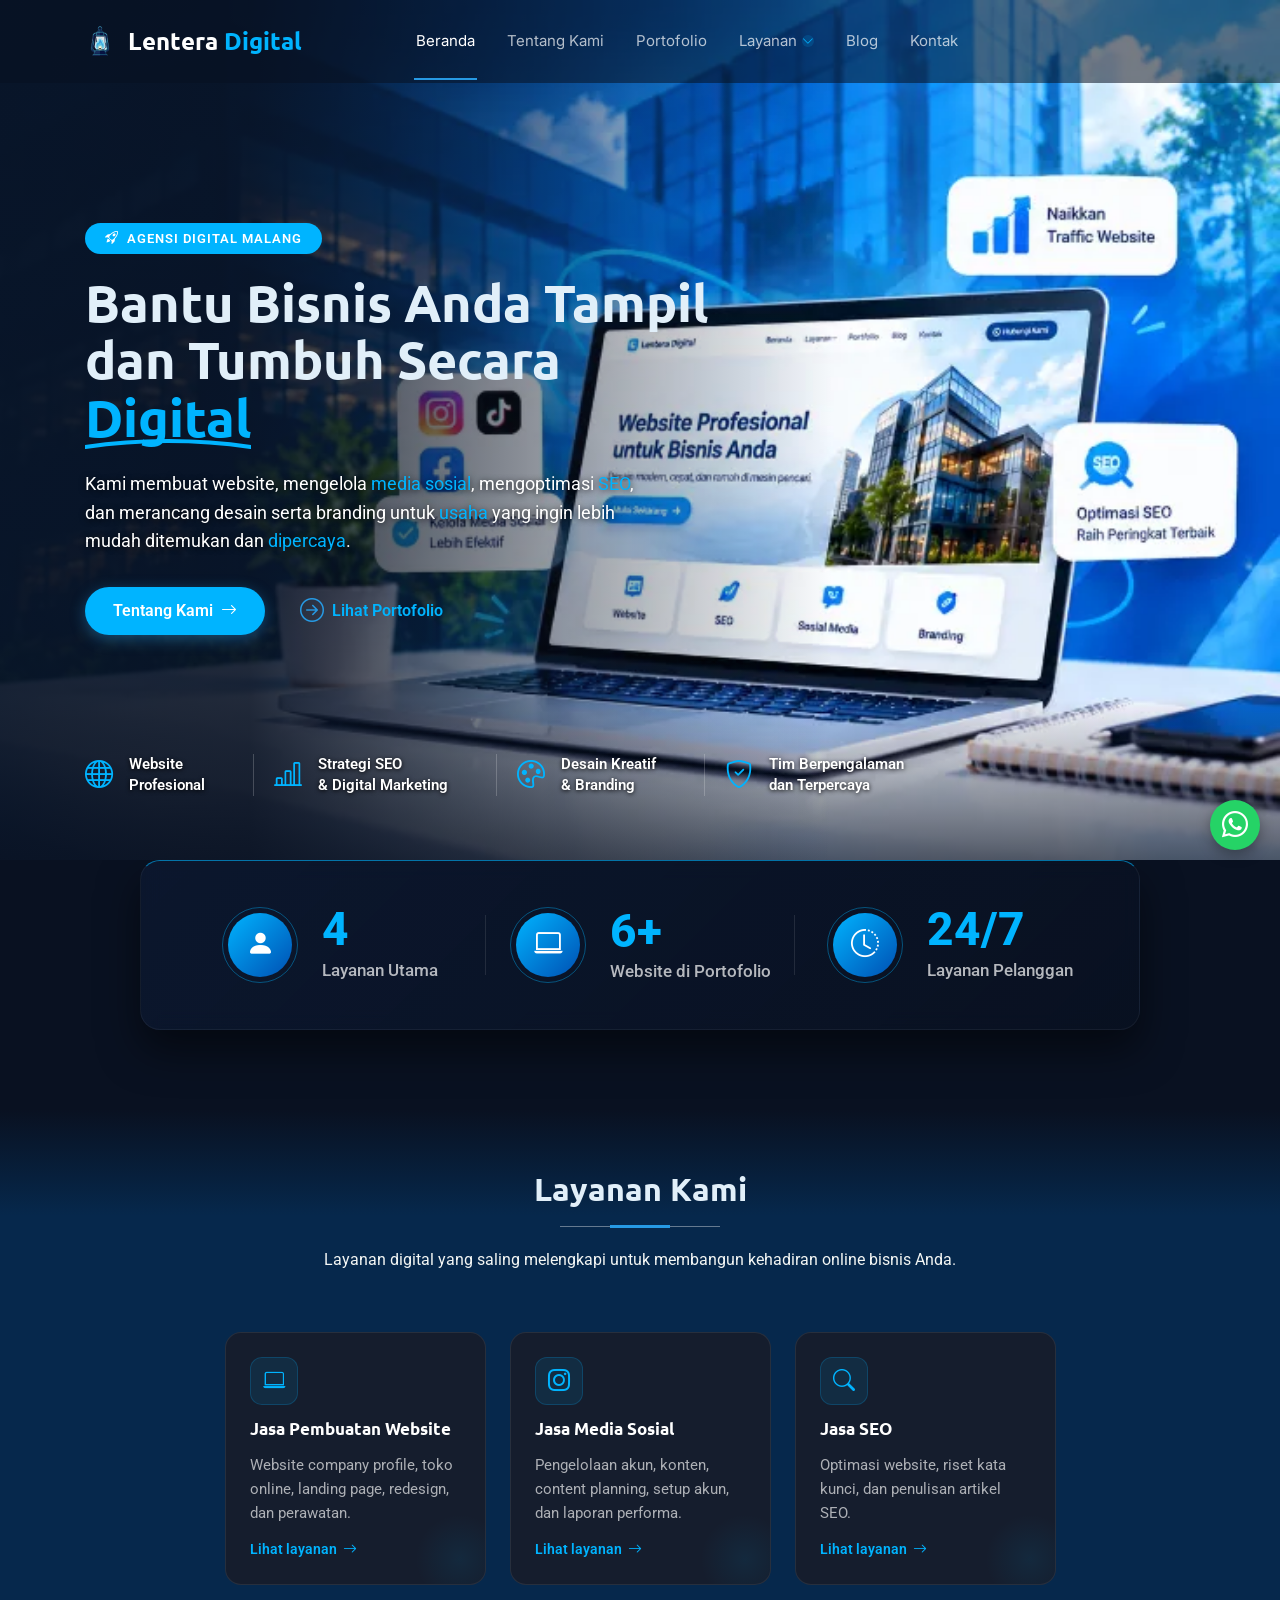
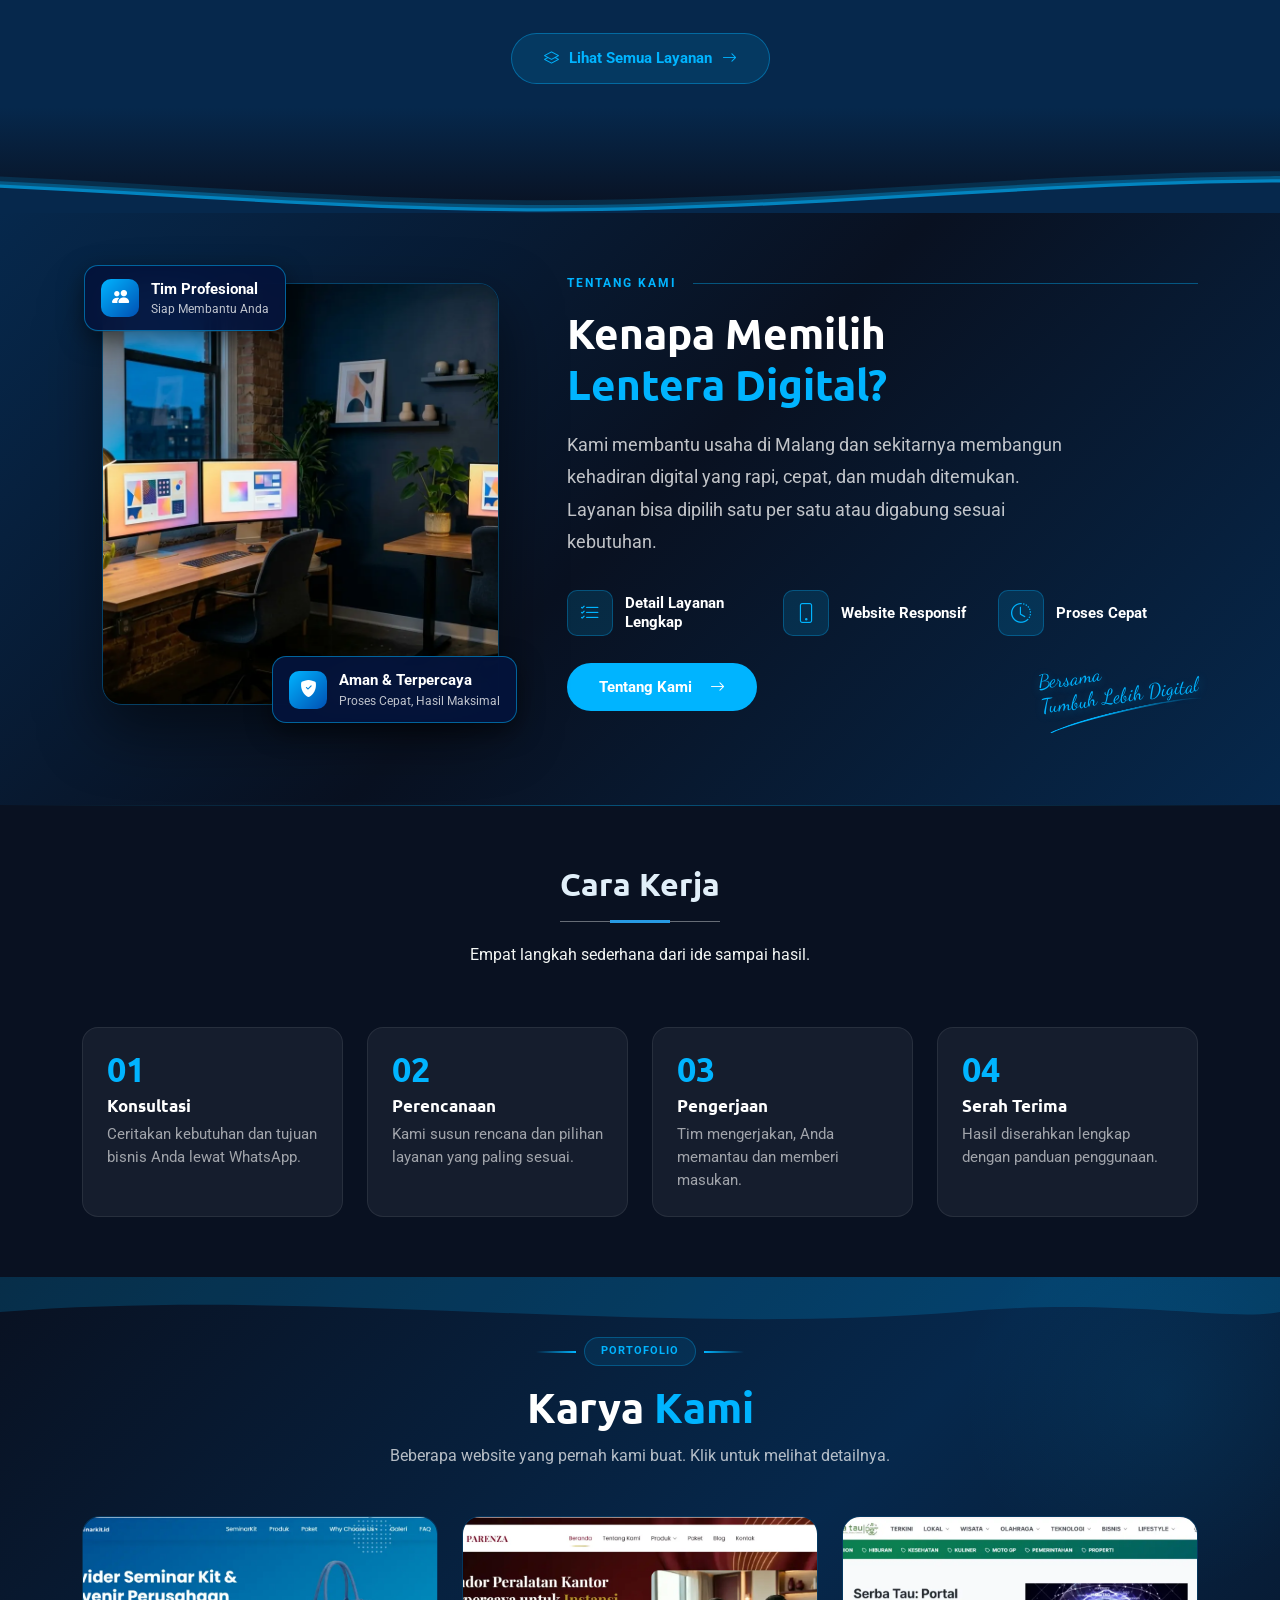
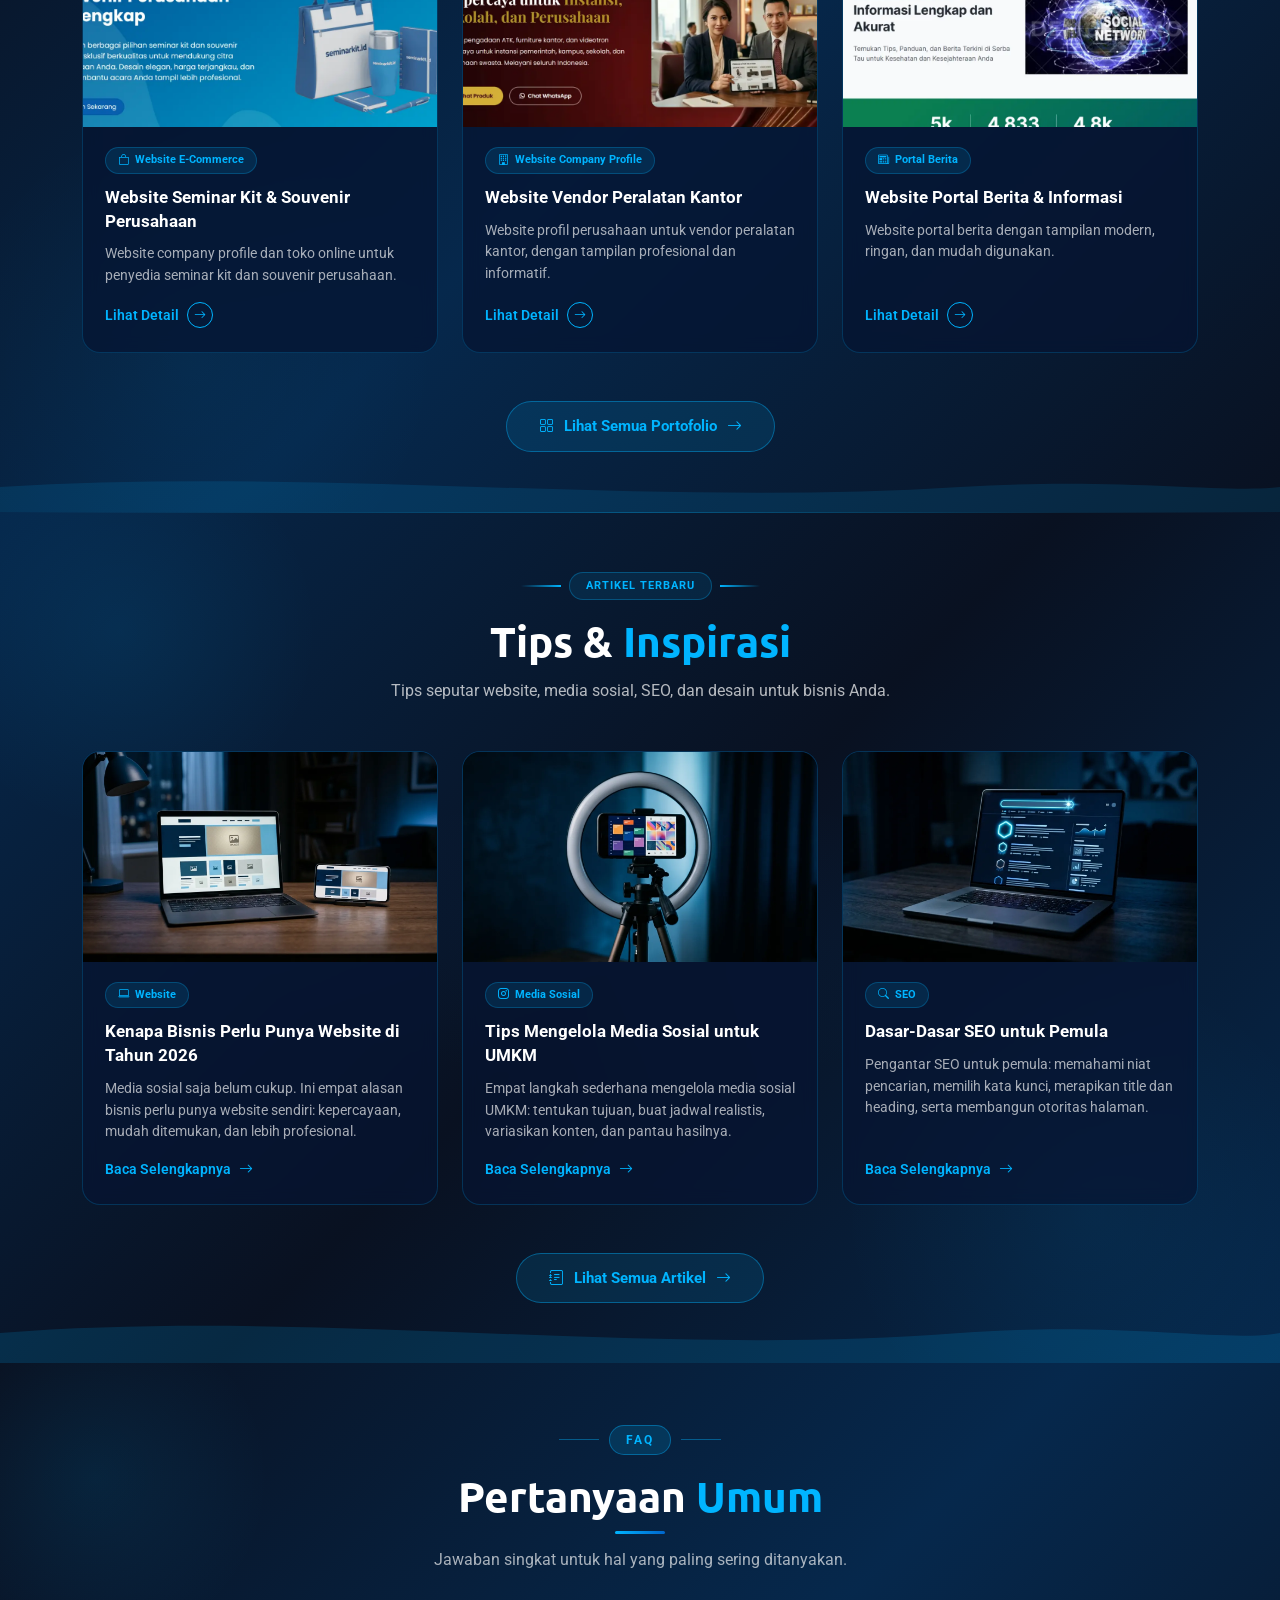
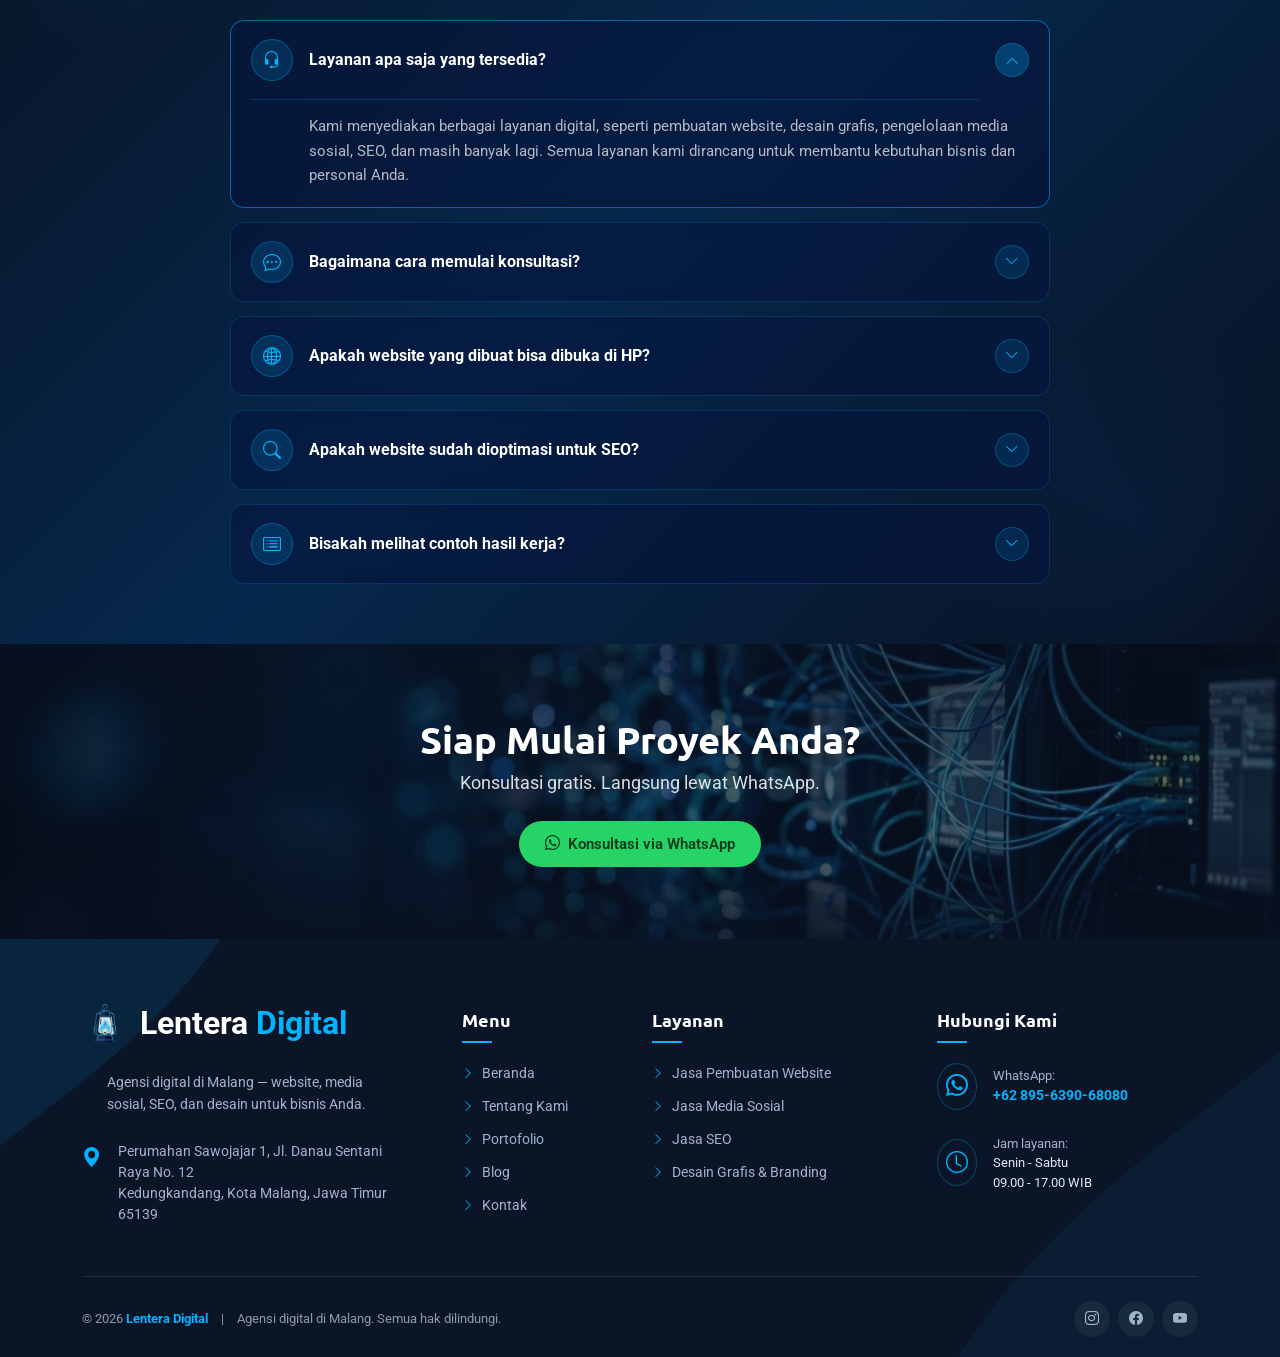
<file: index.html>
﻿<!DOCTYPE html>

<html lang="id">
<head>
<meta charset="utf-8"/>
  <link rel="icon" type="image/png" sizes="32x32" href="assets/img/favicon-32.png">
  <link rel="apple-touch-icon" sizes="180x180" href="assets/img/apple-touch-icon.png">
<meta content="width=device-width, initial-scale=1.0" name="viewport"/>
<title>Lentera Digital | Jasa Website, Media Sosial, SEO di Malang</title>
<meta content="Agensi digital di Malang: jasa pembuatan website, pengelolaan media sosial, SEO, serta desain grafis dan branding. Lihat portofolio dan konsultasi via WhatsApp." name="description"/>
<meta content="agensi digital malang, jasa pembuatan website malang, jasa media sosial, jasa seo, jasa desain grafis, jasa branding, company profile, toko online" name="keywords"/>
<meta content="Lentera Digital" name="author"/>
<meta content="index, follow, max-image-preview:large, max-snippet:-1" name="robots"/>
<meta content="#091121" name="theme-color"/>
<link href="https://www.lenteradigital.id/" rel="canonical"/>
<meta content="ID-JI" name="geo.region"/>
<meta content="Malang" name="geo.placename"/>
<meta content="id_ID" property="og:locale"/>
<meta content="website" property="og:type"/>
<meta content="Lentera Digital" property="og:site_name"/>
<meta content="Lentera Digital | Jasa Website, Media Sosial, SEO di Malang" property="og:title"/>
<meta content="Agensi digital di Malang: jasa pembuatan website, pengelolaan media sosial, SEO, serta desain grafis dan branding. Lihat portofolio dan konsultasi via WhatsApp." property="og:description"/>
<meta content="https://www.lenteradigital.id/" property="og:url"/>
<meta content="https://www.lenteradigital.id/assets/img/og-default.jpg" property="og:image"/>
<meta content="summary_large_image" name="twitter:card"/>
<meta content="Lentera Digital | Jasa Website, Media Sosial, SEO di Malang" name="twitter:title"/>
<meta content="Agensi digital di Malang: jasa pembuatan website, pengelolaan media sosial, SEO, serta desain grafis dan branding. Lihat portofolio dan konsultasi via WhatsApp." name="twitter:description"/>
<meta content="https://www.lenteradigital.id/assets/img/og-default.jpg" name="twitter:image"/>
<link href="https://fonts.googleapis.com" rel="preconnect"/>
<link crossorigin="" href="https://fonts.gstatic.com" rel="preconnect"/>
<link href="https://fonts.googleapis.com/css2?family=Roboto:wght@400;500;700&amp;family=Inter:wght@400;500;600&amp;family=Ubuntu:wght@400;500;700&amp;family=Lora:ital,wght@0,400;0,600;1,400&amp;display=swap" rel="stylesheet"/>
<link href="assets/vendor/bootstrap/css/bootstrap.min.css" rel="stylesheet"/>
<link href="assets/vendor/bootstrap-icons/bootstrap-icons.min.css" rel="stylesheet"/>
<link href="assets/css/main.css" rel="stylesheet"/>
<link href="assets/css/custom.css" rel="stylesheet"/>
<script type="application/ld+json">{"@context": "https://schema.org", "@graph": [{"@type": ["Organization", "ProfessionalService"], "@id": "https://www.lenteradigital.id/#org", "name": "Lentera Digital", "url": "https://www.lenteradigital.id/", "logo": {"@type": "ImageObject", "url": "https://www.lenteradigital.id/assets/img/logo.webp", "width": 512, "height": 512}, "image": "https://www.lenteradigital.id/assets/img/og-default.jpg", "telephone": "+62 895-6390-68080", "priceRange": "$$", "description": "Agensi digital di Malang: jasa pembuatan website, media sosial, SEO, serta desain grafis dan branding.", "address": {"@type": "PostalAddress", "streetAddress": "Perumahan Sawojajar 1, Jl. Danau Sentani Raya No. 12", "addressLocality": "Kota Malang", "addressRegion": "Jawa Timur", "postalCode": "65139", "addressCountry": "ID"}, "areaServed": [{"@type": "City", "name": "Malang"}, {"@type": "Country", "name": "Indonesia"}], "openingHoursSpecification": [{"@type": "OpeningHoursSpecification", "dayOfWeek": ["Monday", "Tuesday", "Wednesday", "Thursday", "Friday", "Saturday"], "opens": "09:00", "closes": "17:00"}], "contactPoint": {"@type": "ContactPoint", "telephone": "+62 895-6390-68080", "contactType": "customer service", "availableLanguage": "Indonesian"}}, {"@type": "WebSite", "@id": "https://www.lenteradigital.id/#website", "url": "https://www.lenteradigital.id/", "name": "Lentera Digital", "inLanguage": "id-ID", "publisher": {"@id": "https://www.lenteradigital.id/#org"}}, {"@type": "WebPage", "@id": "https://www.lenteradigital.id/#webpage", "url": "https://www.lenteradigital.id/", "name": "Lentera Digital | Jasa Website, Media Sosial, SEO di Malang", "isPartOf": {"@id": "https://www.lenteradigital.id/#website"}, "about": {"@id": "https://www.lenteradigital.id/#org"}, "inLanguage": "id-ID"}, {"@type": "FAQPage", "mainEntity": [{"@type": "Question", "name": "Layanan apa saja yang tersedia?", "acceptedAnswer": {"@type": "Answer", "text": "Kami melayani pembuatan website, pengelolaan media sosial, SEO, serta desain grafis dan branding. Setiap layanan terdiri dari beberapa jenis yang bisa dipilih sesuai kebutuhan."}}, {"@type": "Question", "name": "Bagaimana cara memulai konsultasi?", "acceptedAnswer": {"@type": "Answer", "text": "Klik tombol WhatsApp di halaman layanan yang Anda minati. Pesan akan terisi otomatis dengan nama layanan yang dipilih, tinggal Anda kirim."}}, {"@type": "Question", "name": "Apakah website yang dibuat bisa dibuka di HP?", "acceptedAnswer": {"@type": "Answer", "text": "Ya. Semua website dirancang responsif sehingga tampil rapi di HP, tablet, dan komputer."}}, {"@type": "Question", "name": "Apakah website sudah dioptimasi untuk SEO?", "acceptedAnswer": {"@type": "Answer", "text": "Ya, SEO dasar sudah diterapkan: struktur heading, meta description, kecepatan muat, sitemap, robots.txt, dan schema."}}, {"@type": "Question", "name": "Bisakah melihat contoh hasil kerja?", "acceptedAnswer": {"@type": "Answer", "text": "Bisa. Halaman Portofolio menampilkan contoh website yang pernah dibuat, dan tiap contoh punya tombol menuju website aslinya."}}]}, {"@type": "ItemList", "name": "Layanan Lentera Digital", "itemListElement": [{"@type": "ListItem", "position": 1, "name": "Jasa Pembuatan Website", "url": "https://www.lenteradigital.id/layanan/website.html"}, {"@type": "ListItem", "position": 2, "name": "Jasa Media Sosial", "url": "https://www.lenteradigital.id/layanan/media-sosial.html"}, {"@type": "ListItem", "position": 3, "name": "Jasa SEO", "url": "https://www.lenteradigital.id/layanan/seo.html"}, {"@type": "ListItem", "position": 4, "name": "Desain Grafis & Branding", "url": "https://www.lenteradigital.id/layanan/desain-grafis.html"}]}]}</script>
<meta content="1200" property="og:image:width"/>
<meta content="630" property="og:image:height"/>
<meta content="Ilustrasi ruang kerja agensi digital" property="og:image:alt"/>
</head>
<body class="index-page" data-wa="62895639068080">
<header class="header d-flex align-items-center fixed-top" id="header">
<div class="container position-relative d-flex align-items-center">
<a aria-label="Lentera Digital - Beranda" class="logo d-flex align-items-center" href="index.html">
<img src="assets/img/logo.webp" alt="Lentera Digital">
<span class="sitename">Lentera <span class="accent">Digital</span></span>
</a>
<nav aria-label="Menu utama" class="navmenu mx-auto" id="navmenu">
<ul>
<li><a class="active" href="index.html">Beranda</a></li>
<li><a href="tentang-kami.html">Tentang Kami</a></li>
<li><a href="portofolio.html">Portofolio</a></li>
<li class="dropdown"><a href="layanan.html"><span>Layanan</span> <i class="bi bi-chevron-down toggle-dropdown"></i></a><ul><li><a href="layanan/website.html">Jasa Pembuatan Website</a></li><li><a href="layanan/media-sosial.html">Jasa Media Sosial</a></li><li><a href="layanan/seo.html">Jasa SEO</a></li><li><a href="layanan/desain-grafis.html">Desain Grafis &amp; Branding</a></li></ul></li>
<li><a href="blog.html">Blog</a></li>
<li><a href="kontak.html">Kontak</a></li>
</ul>
<i aria-expanded="false" aria-label="Buka menu" class="mobile-nav-toggle d-xl-none bi bi-list" role="button"></i>
</nav>
</div>
</header>
<main class="main">
<!-- Hero -->
<section class="hero section" id="hero">
<div class="hero-background">
<img alt="" fetchpriority="high" height="1080" src="assets/img/bg/hero-bg-full.webp" style="object-position: right center;" width="1920"/>
<div class="overlay" style="background: transparent;"></div>
<div class="overlay-bottom" style="position: absolute; bottom: 0; left: 0; width: 100%; height: 200px; background: linear-gradient(to top, rgba(9, 17, 33, 0.85) 0%, transparent 100%); z-index: 1;"></div>
<div class="hero-side-gradient" style="position: absolute; top: 0; left: 0; width: 65%; height: 100%; background: linear-gradient(to right, rgba(9, 17, 33, 0.88) 30%, transparent 100%); z-index: 1;"></div>
</div>
<div class="container d-flex flex-column" style="min-height: calc(100vh - 140px); justify-content: space-between; position: relative; z-index: 2; padding-top: 30px;">
<div class="row align-items-center flex-grow-1">
<div class="col-lg-7">
<div class="hero-content text-start">
<span class="hero-badge" style="background-color: #00b4ff; color: #fff; padding: 6px 20px; border: none; font-size: 13px;"><i class="bi bi-rocket-takeoff me-2"></i>AGENSI DIGITAL MALANG</span>
<h1 style="font-weight: 800;">Bantu Bisnis Anda Tampil dan Tumbuh Secara <span style="color: #00b4ff; position: relative; display: inline-block;">Digital<svg height="12" preserveaspectratio="none" style="position: absolute; bottom: -5px; left: 0; stroke: #00b4ff; fill: none; stroke-width: 4; stroke-linecap: round;" viewbox="0 0 100 12" width="100%"><path d="M0,8 Q50,-4 100,8"></path></svg></span></h1>
<p style="font-size: 18px; color: #ffffff; max-width: 550px; margin-bottom: 25px; text-shadow: 0 1px 6px rgba(0,0,0,0.8); line-height: 1.6;">Kami membuat website, mengelola <span style="color: #00b4ff;">media sosial</span>, mengoptimasi <span style="color: #00b4ff;">SEO</span>, dan merancang desain serta branding untuk <span style="color: #00b4ff;">usaha</span> yang ingin lebih mudah ditemukan dan <span style="color: #00b4ff;">dipercaya</span>.</p>
<div class="hero-actions" style="gap: 15px; margin-bottom: 0;">
<a class="btn-primary" href="tentang-kami.html" style="background-color: #00b4ff; color: #fff; border-radius: 50px; padding: 12px 28px; font-weight: 600;">Tentang Kami <i class="bi bi-arrow-right ms-1"></i></a>
<a class="btn-secondary" href="portofolio.html" style="background: transparent; color: #00b4ff; padding: 12px 20px; font-weight: 600; text-decoration: none; display: inline-flex; align-items: center; gap: 8px;"><i class="bi bi-arrow-right-circle fs-4"></i><span>Lihat Portofolio</span></a>
</div>
</div>
</div>
</div>
<style>
          .hero-marquee-container {
            overflow: hidden;
            display: flex;
            width: 100%;
            padding-top: 20px;
            padding-bottom: 1.5rem;
          }
          .hero-marquee-track {
            display: flex;
            align-items: center;
            gap: 1.5rem;
            padding-right: 1.5rem;
            flex-shrink: 0;
            justify-content: flex-start;
          }
          @media (max-width: 767.98px) {
            .hero-marquee-track {
              animation: marqueeScroll 15s linear infinite;
            }
          }
          @media (min-width: 768px) {
            .hero-marquee-track.duplicate {
              display: none;
            }
            .hero-marquee-track {
              padding-right: 0;
              gap: 3rem;
            }
          }
          @keyframes marqueeScroll {
            0% { transform: translateX(0); }
            100% { transform: translateX(-100%); }
          }
        </style>
<div class="hero-marquee-container">
<div class="hero-marquee-track">
<div class="d-flex align-items-center gap-3 flex-shrink-0">
<i class="bi bi-globe" style="color: #00b4ff; font-size: 28px;"></i>
<span style="font-size: 15px; font-weight: 600; line-height: 1.4; color: #fff; text-shadow: 0 1px 4px rgba(0,0,0,0.9); white-space: nowrap;">Website<br/>Profesional</span>
</div>
<div class="d-flex align-items-center gap-3 flex-shrink-0" style="border-left: 1px solid rgba(255,255,255,0.2); padding-left: 20px;">
<i class="bi bi-bar-chart-line" style="color: #00b4ff; font-size: 28px;"></i>
<span style="font-size: 15px; font-weight: 600; line-height: 1.4; color: #fff; text-shadow: 0 1px 4px rgba(0,0,0,0.9); white-space: nowrap;">Strategi SEO<br/>&amp; Digital Marketing</span>
</div>
<div class="d-flex align-items-center gap-3 flex-shrink-0" style="border-left: 1px solid rgba(255,255,255,0.2); padding-left: 20px;">
<i class="bi bi-palette" style="color: #00b4ff; font-size: 28px;"></i>
<span style="font-size: 15px; font-weight: 600; line-height: 1.4; color: #fff; text-shadow: 0 1px 4px rgba(0,0,0,0.9); white-space: nowrap;">Desain Kreatif<br/>&amp; Branding</span>
</div>
<div class="d-flex align-items-center gap-3 flex-shrink-0" style="border-left: 1px solid rgba(255,255,255,0.2); padding-left: 20px;">
<i class="bi bi-shield-check" style="color: #00b4ff; font-size: 28px;"></i>
<span style="font-size: 15px; font-weight: 600; line-height: 1.4; color: #fff; text-shadow: 0 1px 4px rgba(0,0,0,0.9); white-space: nowrap;">Tim Berpengalaman<br/>dan Terpercaya</span>
</div>
</div>
<div aria-hidden="true" class="hero-marquee-track duplicate">
<div class="d-flex align-items-center gap-3 flex-shrink-0" style="border-left: 1px solid rgba(255,255,255,0.2); padding-left: 20px;">
<i class="bi bi-globe" style="color: #00b4ff; font-size: 28px;"></i>
<span style="font-size: 15px; font-weight: 600; line-height: 1.4; color: #fff; text-shadow: 0 1px 4px rgba(0,0,0,0.9); white-space: nowrap;">Website<br/>Profesional</span>
</div>
<div class="d-flex align-items-center gap-3 flex-shrink-0" style="border-left: 1px solid rgba(255,255,255,0.2); padding-left: 20px;">
<i class="bi bi-bar-chart-line" style="color: #00b4ff; font-size: 28px;"></i>
<span style="font-size: 15px; font-weight: 600; line-height: 1.4; color: #fff; text-shadow: 0 1px 4px rgba(0,0,0,0.9); white-space: nowrap;">Strategi SEO<br/>&amp; Digital Marketing</span>
</div>
<div class="d-flex align-items-center gap-3 flex-shrink-0" style="border-left: 1px solid rgba(255,255,255,0.2); padding-left: 20px;">
<i class="bi bi-palette" style="color: #00b4ff; font-size: 28px;"></i>
<span style="font-size: 15px; font-weight: 600; line-height: 1.4; color: #fff; text-shadow: 0 1px 4px rgba(0,0,0,0.9); white-space: nowrap;">Desain Kreatif<br/>&amp; Branding</span>
</div>
<div class="d-flex align-items-center gap-3 flex-shrink-0" style="border-left: 1px solid rgba(255,255,255,0.2); padding-left: 20px;">
<i class="bi bi-shield-check" style="color: #00b4ff; font-size: 28px;"></i>
<span style="font-size: 15px; font-weight: 600; line-height: 1.4; color: #fff; text-shadow: 0 1px 4px rgba(0,0,0,0.9); white-space: nowrap;">Tim Berpengalaman<br/>dan Terpercaya</span>
</div>
</div>
</div>
</div>
</section>
<section class="stats section" id="stats" style="padding: 0 0 80px 0; background: #091121; position: relative; z-index: 5;">
<div class="container">
<div style="background: linear-gradient(135deg, rgba(13, 27, 54, 0.6) 0%, rgba(9, 17, 33, 0.8) 100%); border: 1px solid rgba(255, 255, 255, 0.05); border-top: 1px solid rgba(0, 180, 255, 0.6); border-radius: 20px; padding: 45px 35px; max-width: 1000px; margin: -40px auto 0 auto; box-shadow: 0 20px 40px rgba(0,0,0,0.5); position: relative; z-index: 10; backdrop-filter: blur(10px);">
<div class="row align-items-center g-0 gy-4 text-center text-md-start">
<!-- Stat 1 -->
<div class="col-12 col-md d-flex flex-column flex-md-row justify-content-center align-items-center gap-3 gap-md-4 px-3">
<div style="width: 76px; height: 76px; border-radius: 50%; border: 1px solid rgba(0, 180, 255, 0.4); padding: 5px; display: flex; align-items: center; justify-content: center; flex-shrink: 0;">
<div style="width: 100%; height: 100%; border-radius: 50%; background: linear-gradient(135deg, #00b4ff 0%, #0050b3 100%); display: flex; align-items: center; justify-content: center;">
<i class="bi bi-person-fill" style="color: #fff; font-size: 28px;"></i>
</div>
</div>
<div>
<div style="font-size: 46px; font-weight: 800; color: #00b4ff; line-height: 1;">4</div>
<div style="font-size: 17px; color: rgba(255,255,255,0.7); margin-top: 6px; font-weight: 500;">Layanan Utama</div>
</div>
</div>
<!-- Divider -->
<div class="col-auto d-none d-md-block"><div style="width: 1px; height: 60px; background: rgba(255,255,255,0.1);"></div></div>
<!-- Stat 2 -->
<div class="col-12 col-md d-flex flex-column flex-md-row justify-content-center align-items-center gap-3 gap-md-4 px-3">
<div style="width: 76px; height: 76px; border-radius: 50%; border: 1px solid rgba(0, 180, 255, 0.4); padding: 5px; display: flex; align-items: center; justify-content: center; flex-shrink: 0;">
<div style="width: 100%; height: 100%; border-radius: 50%; background: linear-gradient(135deg, #00b4ff 0%, #0050b3 100%); display: flex; align-items: center; justify-content: center;">
<i class="bi bi-laptop" style="color: #fff; font-size: 28px;"></i>
</div>
</div>
<div>
<div style="font-size: 46px; font-weight: 800; color: #00b4ff; line-height: 1;">6+</div>
<div style="font-size: 17px; color: rgba(255,255,255,0.7); margin-top: 6px; font-weight: 500; line-height: 1.3;">Website di Portofolio</div>
</div>
</div>
<!-- Divider -->
<div class="col-auto d-none d-md-block"><div style="width: 1px; height: 60px; background: rgba(255,255,255,0.1);"></div></div>
<!-- Stat 3 -->
<div class="col-12 col-md d-flex flex-column flex-md-row justify-content-center align-items-center gap-3 gap-md-4 px-3">
<div style="width: 76px; height: 76px; border-radius: 50%; border: 1px solid rgba(0, 180, 255, 0.4); padding: 5px; display: flex; align-items: center; justify-content: center; flex-shrink: 0;">
<div style="width: 100%; height: 100%; border-radius: 50%; background: linear-gradient(135deg, #00b4ff 0%, #0050b3 100%); display: flex; align-items: center; justify-content: center;">
<i class="bi bi-clock-history" style="color: #fff; font-size: 28px;"></i>
</div>
</div>
<div>
<div style="font-size: 46px; font-weight: 800; color: #00b4ff; line-height: 1;">24/7</div>
<div style="font-size: 17px; color: rgba(255,255,255,0.7); margin-top: 6px; font-weight: 500;">Layanan Pelanggan</div>
</div>
</div>
</div>
</div>
</div>
</section>
<section class="section" id="layanan" style="background: linear-gradient(to bottom, #091121 0%, #06284c 15%, #06284c 85%, #091121 100%); padding-bottom: 0 !important;">
<div class="container section-title"><h2>Layanan Kami</h2><p>Layanan digital yang saling melengkapi untuk membangun kehadiran online bisnis Anda.</p></div>
<div class="container"><div class="row g-4 justify-content-center">
<div class="col-md-6 col-lg-3"><a class="svc-card" href="layanan/website.html"><span class="ico"><i class="bi bi-laptop"></i></span><h3>Jasa Pembuatan Website</h3><p>Website company profile, toko online, landing page, redesign, dan perawatan.</p><span class="more">Lihat layanan <i class="bi bi-arrow-right"></i></span></a></div>
<div class="col-md-6 col-lg-3"><a class="svc-card" href="layanan/media-sosial.html"><span class="ico"><i class="bi bi-instagram"></i></span><h3>Jasa Media Sosial</h3><p>Pengelolaan akun, konten, content planning, setup akun, dan laporan performa.</p><span class="more">Lihat layanan <i class="bi bi-arrow-right"></i></span></a></div>
<div class="col-md-6 col-lg-3"><a class="svc-card" href="layanan/seo.html"><span class="ico"><i class="bi bi-search"></i></span><h3>Jasa SEO</h3><p>Optimasi website, riset kata kunci, dan penulisan artikel SEO.</p><span class="more">Lihat layanan <i class="bi bi-arrow-right"></i></span></a></div>
</div></div>
<div class="text-center mt-5 pb-4">
<a href="layanan.html" onmouseout="this.style.background='rgba(0,180,255,0.12)';this.style.color='#00b4ff';" onmouseover="this.style.background='#00b4ff';this.style.color='#fff';" style="display:inline-flex;align-items:center;gap:10px;background:rgba(0,180,255,0.12);border:1.5px solid rgba(0,180,255,0.4);color:#00b4ff;font-weight:700;font-size:15px;padding:13px 32px;border-radius:50px;text-decoration:none;transition:all 0.3s;">
<i class="bi bi-layers"></i> Lihat Semua Layanan <i class="bi bi-arrow-right"></i>
</a>
</div>
<!-- Wave transition -->
<div class="waves-wrapper" style="position:relative; width:100%; height:45px; margin-top:60px; overflow:hidden;">
<svg class="waves" preserveaspectratio="none" shape-rendering="auto" style="position:absolute; bottom:0; width:100%; height:45px;" viewbox="0 24 150 28" xmlns="http://www.w3.org/2000/svg" xmlns:xlink="http://www.w3.org/1999/xlink">
<defs>
<path d="M-160 44c30 0 58-18 88-18s 58 18 88 18 58-18 88-18 58 18 88 18 v44h-352z" id="gentle-wave"></path>
</defs>
<g class="parallax">
<use fill="rgba(0, 180, 255, 0.15)" x="48" xlink:href="#gentle-wave" y="0"></use>
<use fill="rgba(0, 180, 255, 0.3)" x="48" xlink:href="#gentle-wave" y="3"></use>
<use fill="rgba(0, 180, 255, 0.5)" x="48" xlink:href="#gentle-wave" y="5"></use>
<use fill="#06284c" x="48" xlink:href="#gentle-wave" y="7"></use>
</g>
</svg>
</div>
<style>
        .parallax > use { animation: move-forever 25s cubic-bezier(.55,.5,.45,.5) infinite; }
        .parallax > use:nth-child(1) { animation-delay: -2s; animation-duration: 4s; }
        .parallax > use:nth-child(2) { animation-delay: -3s; animation-duration: 6s; }
        .parallax > use:nth-child(3) { animation-delay: -4s; animation-duration: 9s; }
        .parallax > use:nth-child(4) { animation-delay: -5s; animation-duration: 13s; }
        @keyframes move-forever { 0% { transform: translate3d(-90px,0,0); } 100% { transform: translate3d(85px,0,0); } }
      </style>
</section>
<section class="section" id="tentang" style="background: linear-gradient(135deg, #06284c 0%, #091121 50%, #06284c 100%); padding: 50px 0 80px 0;">
<style>
        .about-img-wrapper { position: relative; border-radius: 20px; overflow: visible; }
        .about-img-wrapper img { border-radius: 20px; width: 100%; object-fit: cover; display: block; box-shadow: 0 20px 60px rgba(0,0,0,0.5); }
        .about-float-card { position: absolute; background: rgba(6, 40, 76, 0.92); backdrop-filter: blur(12px); border: 1px solid rgba(0,180,255,0.25); border-radius: 14px; padding: 10px 16px; display: flex; align-items: center; gap: 10px; }
        .about-float-card .float-icon { width: 36px; height: 36px; border-radius: 10px; background: linear-gradient(135deg, #00b4ff, #0050b3); display: flex; align-items: center; justify-content: center; flex-shrink: 0; }
        .about-float-card .float-text strong { display: block; font-size: 13px; font-weight: 700; color: #fff; }
        .about-float-card .float-text span { font-size: 11px; color: rgba(255,255,255,0.6); }
        .feature-mini { display: flex; align-items: center; gap: 12px; }
        .feature-mini .feat-icon { width: 46px; height: 46px; border-radius: 10px; background: rgba(0,180,255,0.15); border: 1px solid rgba(0,180,255,0.3); display: flex; align-items: center; justify-content: center; flex-shrink: 0; }
        .feature-mini .feat-icon i { color: #00b4ff; font-size: 20px; }
        .feature-mini strong { font-size: 15px; font-weight: 700; color: #fff; line-height: 1.3; }
        .feature-mini span { font-size: 13px; color: rgba(255,255,255,0.6); line-height: 1.5; }
        .script-text { font-family: 'Dancing Script', 'Pacifico', cursive; font-size: 20px; color: #00b4ff; text-align: left; line-height: 1.2; transform: rotate(-8deg); position: relative; display: inline-block; padding-bottom: 5px; margin-left: 20px; text-shadow: 0 2px 10px rgba(0,180,255,0.3); }
        .script-text::after { content: ''; position: absolute; top: 95%; left: 0; width: 105%; height: 18px; border: solid 2.5px transparent; border-top-color: #00b4ff; border-radius: 50%; transform: rotate(-5deg); -webkit-mask-image: linear-gradient(to right, rgba(0,0,0,1) 30%, rgba(0,0,0,0) 100%); mask-image: linear-gradient(to right, rgba(0,0,0,1) 30%, rgba(0,0,0,0) 100%); }
      </style>
<link href="https://fonts.googleapis.com/css2?family=Dancing+Script:wght@600&amp;display=swap" rel="stylesheet"/>
<div class="container">
<div class="row g-5 align-items-center">
<!-- Kiri: Foto + Floating Cards -->
<div class="col-lg-5" style="overflow:visible !important;">
<!-- Outer: overflow visible, cards bisa keluar -->
<div style="position:relative; overflow:visible; margin:20px 20px 20px 20px;">
<!-- Inner: overflow hidden, clip foto dengan border-radius -->
<div style="border-radius:20px; overflow:hidden; box-shadow:0 25px 60px rgba(0,0,0,0.5); border:1.5px solid rgba(0,180,255,0.25);">
<img alt="Ilustrasi ruang kerja agensi digital" height="683" loading="lazy" src="assets/img/about/tentang-kami-ruang-kerja.webp" style="width:100%; height:420px; display:block; object-fit:cover; object-position:center 40%;" width="1024"/>
</div>
<!-- Card kiri atas: di LUAR foto, menempel di pojok atas-kiri -->
<div style="position:absolute; top:-18px; left:-18px; background:rgba(4,20,60,0.95); backdrop-filter:blur(14px); -webkit-backdrop-filter:blur(14px); border:1px solid rgba(0,180,255,0.5); border-radius:14px; padding:12px 16px; display:flex; align-items:center; gap:12px; box-shadow:0 8px 24px rgba(0,0,0,0.5); z-index:10;">
<div style="width:38px; height:38px; border-radius:10px; background:linear-gradient(135deg,#00b4ff,#0050b3); display:flex; align-items:center; justify-content:center; flex-shrink:0;"><i class="bi bi-people-fill" style="color:#fff; font-size:17px;"></i></div>
<div>
<div style="font-size:15px; font-weight:700; color:#fff; white-space:nowrap;">Tim Profesional</div>
<div style="font-size:12px; color:rgba(255,255,255,0.75); white-space:nowrap;">Siap Membantu Anda</div>
</div>
</div>
<!-- Card kanan bawah: di LUAR foto, menempel di pojok bawah-kanan -->
<div style="position:absolute; bottom:-18px; right:-18px; background:rgba(4,20,60,0.95); backdrop-filter:blur(14px); -webkit-backdrop-filter:blur(14px); border:1px solid rgba(0,180,255,0.5); border-radius:14px; padding:12px 16px; display:flex; align-items:center; gap:12px; box-shadow:0 8px 24px rgba(0,0,0,0.5); z-index:10;">
<div style="width:38px; height:38px; border-radius:10px; background:linear-gradient(135deg,#00b4ff,#0050b3); display:flex; align-items:center; justify-content:center; flex-shrink:0;"><i class="bi bi-shield-fill-check" style="color:#fff; font-size:17px;"></i></div>
<div>
<div style="font-size:15px; font-weight:700; color:#fff; white-space:nowrap;">Aman &amp; Terpercaya</div>
<div style="font-size:12px; color:rgba(255,255,255,0.75); white-space:nowrap;">Proses Cepat, Hasil Maksimal</div>
</div>
</div>
</div>
</div>
<!-- Kanan: Konten -->
<div class="col-lg-7">
<!-- Badge -->
<div class="d-flex align-items-center gap-3 mb-3">
<span style="font-size: 12px; font-weight: 700; letter-spacing: 2px; color: #00b4ff; text-transform: uppercase;">Tentang Kami</span>
<div style="flex: 1; height: 1px; background: rgba(0,180,255,0.4);"></div>
</div>
<!-- Heading -->
<h2 style="font-size: clamp(28px, 4vw, 42px); font-weight: 800; color: #fff; line-height: 1.2; margin-bottom: 20px;">
              Kenapa Memilih<br/>
<span style="color: #00b4ff;">Lentera Digital?</span>
</h2>
<!-- Deskripsi -->
<p style="font-size: 18px; color: rgba(255,255,255,0.75); line-height: 1.8; margin-bottom: 32px; max-width: 520px;">
              Kami membantu usaha di Malang dan sekitarnya membangun kehadiran digital yang rapi, cepat, dan mudah ditemukan. Layanan bisa dipilih satu per satu atau digabung sesuai kebutuhan.
            </p>
<!-- 3 Mini Feature Boxes -->
<div class="row g-3 mb-4">
<div class="col-md-4">
<div class="feature-mini">
<div class="feat-icon"><i class="bi bi-list-check"></i></div>
<strong>Detail Layanan Lengkap</strong>
</div>
</div>
<div class="col-md-4">
<div class="feature-mini">
<div class="feat-icon"><i class="bi bi-phone"></i></div>
<strong>Website Responsif</strong>
</div>
</div>
<div class="col-md-4">
<div class="feature-mini">
<div class="feat-icon"><i class="bi bi-clock-history"></i></div>
<strong>Proses Cepat</strong>
</div>
</div>
</div>
<!-- Button + Script -->
<div class="d-flex align-items-center justify-content-between flex-wrap gap-3">
<a href="tentang-kami.html" style="background: #00b4ff; color: #fff; border-radius: 50px; padding: 13px 32px; font-weight: 700; font-size: 15px; text-decoration: none; display: inline-flex; align-items: center; gap: 10px; transition: background 0.3s;">Tentang Kami  <i class="bi bi-arrow-right"></i></a>
<div class="script-text">Bersama<br/>Tumbuh Lebih Digital</div>
</div>
</div>
</div>
</div>
</section>
<section class="section" id="alur" style="position:relative;">
<!-- Top divider: subtle gradient line -->
<div style="position:absolute;top:0;left:0;width:100%;height:1px;background:linear-gradient(to right,transparent,rgba(0,180,255,0.4),transparent);pointer-events:none;"></div>
<div class="container section-title"><h2>Cara Kerja</h2><p>Empat langkah sederhana dari ide sampai hasil.</p></div>
<div class="container"><div class="row g-4"><div class="col-sm-6 col-lg-3"><div class="step"><div class="no">01</div><h3>Konsultasi</h3><p>Ceritakan kebutuhan dan tujuan bisnis Anda lewat WhatsApp.</p></div></div><div class="col-sm-6 col-lg-3"><div class="step"><div class="no">02</div><h3>Perencanaan</h3><p>Kami susun rencana dan pilihan layanan yang paling sesuai.</p></div></div><div class="col-sm-6 col-lg-3"><div class="step"><div class="no">03</div><h3>Pengerjaan</h3><p>Tim mengerjakan, Anda memantau dan memberi masukan.</p></div></div><div class="col-sm-6 col-lg-3"><div class="step"><div class="no">04</div><h3>Serah Terima</h3><p>Hasil diserahkan lengkap dengan panduan penggunaan.</p></div></div></div></div>
</section>
<section class="section" id="portofolio" style="background: linear-gradient(135deg, #091121 0%, #06284c 50%, #091121 100%); position: relative; overflow: hidden;">
<!-- Decorative blobs -->
<div style="position:absolute; top:-80px; right:-80px; width:400px; height:400px; border-radius:50%; background: radial-gradient(circle, rgba(0,180,255,0.07) 0%, transparent 70%); pointer-events:none;"></div>
<div style="position:absolute; bottom:-100px; left:-60px; width:500px; height:500px; border-radius:50%; background: radial-gradient(circle, rgba(0,180,255,0.05) 0%, transparent 70%); pointer-events:none;"></div>
<!-- Top wave (facing UP / concave) -->
<svg preserveaspectratio="none" style="position:absolute;top:0;left:0;width:100%;height:70px;opacity:0.18;pointer-events:none;" viewbox="0 0 1440 70" xmlns="http://www.w3.org/2000/svg"><path d="M0,35 C360,10 720,60 1080,35 C1260,20 1380,45 1440,35 L1440,0 L0,0 Z" fill="#00b4ff"></path></svg>
<!-- Bottom wave decoration (thin) -->
<svg preserveaspectratio="none" style="position:absolute;bottom:0;left:0;width:100%;height:50px;opacity:0.12;pointer-events:none;" viewbox="0 0 1440 50" xmlns="http://www.w3.org/2000/svg"><path d="M0,25 C360,5 720,45 1080,25 C1260,15 1380,32 1440,25 L1440,50 L0,50 Z" fill="#00b4ff"></path></svg>
<style>
        .port-card-new { position: relative; background: rgba(6,20,50,0.75); border: 1px solid rgba(0,180,255,0.2); border-radius: 18px; overflow: hidden; display: flex; flex-direction: column; text-align: left; color: inherit; width: 100%; height: 100%; transition: transform 0.3s ease, box-shadow 0.3s ease, border-color 0.3s ease; backdrop-filter: blur(8px); }
        .port-card-new:hover { transform: translateY(-6px); box-shadow: 0 20px 40px rgba(0,180,255,0.12); border-color: rgba(0,180,255,0.5); }
        .port-card-new .pc-img-wrap { overflow: hidden; position: relative; height: 210px; }
        .port-card-new .pc-img-wrap img { width: 100%; height: 100%; object-fit: cover; display: block; transition: transform 0.4s ease; }
        .port-card-new:hover .pc-img-wrap img { transform: scale(1.04); }
        .port-card-new .pc-expand { position: absolute; bottom: 12px; right: 12px; width: 34px; height: 34px; background: rgba(0,180,255,0.85); border-radius: 50%; display: flex; align-items: center; justify-content: center; color: #fff; font-size: 14px; }
        .port-card-new .pc-body { padding: 20px 22px 24px; display: flex; flex-direction: column; flex-grow: 1; }
        .port-card-new .pc-cat { display: inline-flex; align-items: center; gap: 6px; background: rgba(0,180,255,0.12); border: 1px solid rgba(0,180,255,0.25); color: #00b4ff; font-size: 11px; font-weight: 700; padding: 4px 12px; border-radius: 50px; margin-bottom: 12px; width: fit-content; }
        .port-card-new .pc-title { font-size: 17px; font-weight: 700; color: #fff; line-height: 1.4; margin-bottom: 10px; }
        .port-card-new .pc-desc { font-size: 13.5px; color: rgba(255,255,255,0.65); line-height: 1.6; margin-bottom: 16px; flex-grow: 1; }
        .port-card-new .pc-link { display: inline-flex; align-items: center; gap: 8px; color: #00b4ff; font-size: 14px; font-weight: 600; }
        .port-card-new .pc-link .pc-link-circle { width: 26px; height: 26px; border-radius: 50%; border: 1.5px solid #00b4ff; display: flex; align-items: center; justify-content: center; font-size: 12px; transition: background 0.2s; }
        .port-card-new:hover .pc-link .pc-link-circle { background: #00b4ff; color: #fff; }
        .pc-title-link { color: #fff; text-decoration: none; }
        .pc-title-link:hover { color: #00b4ff; }
      </style>
<div class="container" style="position:relative; z-index:2;">
<!-- Header -->
<div class="text-center mb-5">
<div class="d-flex justify-content-center align-items-center gap-2 mb-3">
<div style="width:40px;height:2px;background:linear-gradient(to right,transparent,#00b4ff);"></div>
<span style="background:rgba(0,180,255,0.1);border:1px solid rgba(0,180,255,0.3);color:#00b4ff;font-size:11px;font-weight:700;padding:5px 16px;border-radius:50px;letter-spacing:1px;">PORTOFOLIO</span>
<div style="width:40px;height:2px;background:linear-gradient(to left,transparent,#00b4ff);"></div>
</div>
<h2 style="font-size:clamp(28px,4vw,42px);font-weight:800;color:#fff;margin-bottom:12px;">Karya <span style="color:#00b4ff;">Kami</span></h2>
<p style="font-size:16px;color:rgba(255,255,255,0.7);max-width:540px;margin:0 auto;">Beberapa website yang pernah kami buat. Klik untuk melihat detailnya.</p>
</div>
<div class="row g-4">
<div class="col-md-6 col-lg-4">
<div class="port-card-new">
<div class="pc-img-wrap">
<img alt="Website Seminar Kit &amp; Souvenir Perusahaan" height="557" loading="lazy" src="assets/img/portfolio/seminar-kit.webp" width="1200"/>
</div>
<div class="pc-body">
<span class="pc-cat"><i class="bi bi-bag"></i> Website E-Commerce</span>
<div class="pc-title"><a class="pc-title-link" data-popup="d-seminar-kit" href="javascript:void(0);">Website Seminar Kit &amp; Souvenir Perusahaan</a></div>
<div class="pc-desc">Website company profile dan toko online untuk penyedia seminar kit dan souvenir perusahaan.</div>
<a class="pc-link" data-popup="d-seminar-kit" href="javascript:void(0);" style="text-decoration:none;">Lihat Detail <span class="pc-link-circle"><i class="bi bi-arrow-right"></i></span></a>
</div>
</div>
</div>
<div class="col-md-6 col-lg-4">
<div class="port-card-new">
<div class="pc-img-wrap">
<img alt="Website Vendor Peralatan Kantor" height="557" loading="lazy" src="assets/img/portfolio/peralatan-kantor.webp" width="1200"/>
</div>
<div class="pc-body">
<span class="pc-cat"><i class="bi bi-building"></i> Website Company Profile</span>
<div class="pc-title"><a class="pc-title-link" data-popup="d-peralatan-kantor" href="javascript:void(0);">Website Vendor Peralatan Kantor</a></div>
<div class="pc-desc">Website profil perusahaan untuk vendor peralatan kantor, dengan tampilan profesional dan informatif.</div>
<a class="pc-link" data-popup="d-peralatan-kantor" href="javascript:void(0);" style="text-decoration:none;">Lihat Detail <span class="pc-link-circle"><i class="bi bi-arrow-right"></i></span></a>
</div>
</div>
</div>
<div class="col-md-6 col-lg-4">
<div class="port-card-new">
<div class="pc-img-wrap">
<img alt="Website Portal Berita &amp; Informasi" height="557" loading="lazy" src="assets/img/portfolio/portal-berita.webp" width="1200"/>
</div>
<div class="pc-body">
<span class="pc-cat"><i class="bi bi-newspaper"></i> Portal Berita</span>
<div class="pc-title"><a class="pc-title-link" data-popup="d-portal-berita" href="javascript:void(0);">Website Portal Berita &amp; Informasi</a></div>
<div class="pc-desc">Website portal berita dengan tampilan modern, ringan, dan mudah digunakan.</div>
<a class="pc-link" data-popup="d-portal-berita" href="javascript:void(0);" style="text-decoration:none;">Lihat Detail <span class="pc-link-circle"><i class="bi bi-arrow-right"></i></span></a>
</div>
</div>
</div>
</div>
<div class="text-center mt-5">
<a href="portofolio.html" onmouseout="this.style.background='rgba(0,180,255,0.12)';this.style.color='#00b4ff';" onmouseover="this.style.background='#00b4ff';this.style.color='#fff';" style="display:inline-flex;align-items:center;gap:10px;background:rgba(0,180,255,0.12);border:1.5px solid rgba(0,180,255,0.4);color:#00b4ff;font-weight:700;font-size:15px;padding:13px 32px;border-radius:50px;text-decoration:none;transition:all 0.3s;">
<i class="bi bi-grid"></i> Lihat Semua Portofolio <i class="bi bi-arrow-right"></i>
</a>
</div>
</div>
</section>
<section class="section" id="blog" style="background: linear-gradient(135deg, #06284c 0%, #091121 50%, #06284c 100%); position: relative; overflow: hidden;">
<!-- Decorative blobs -->
<div style="position:absolute; top:-80px; left:-80px; width:400px; height:400px; border-radius:50%; background: radial-gradient(circle, rgba(0,180,255,0.08) 0%, transparent 70%); pointer-events:none;"></div>
<div style="position:absolute; bottom:-100px; right:-60px; width:500px; height:500px; border-radius:50%; background: radial-gradient(circle, rgba(0,180,255,0.06) 0%, transparent 70%); pointer-events:none;"></div>
<div style="position:absolute; top:50%; left:50%; transform:translate(-50%,-50%); width:800px; height:300px; background: radial-gradient(ellipse, rgba(0,100,200,0.05) 0%, transparent 70%); pointer-events:none;"></div>
<!-- Top divider: subtle gradient line, no wave -->
<div style="position:absolute;top:0;left:0;width:100%;height:1px;background:linear-gradient(to right,transparent,rgba(0,180,255,0.4),transparent);pointer-events:none;"></div>
<!-- Bottom wave decoration -->
<svg preserveaspectratio="none" style="position:absolute;bottom:0;left:0;width:100%;height:60px;opacity:0.15;pointer-events:none;" viewbox="0 0 1440 60" xmlns="http://www.w3.org/2000/svg"><path d="M0,30 C360,5 720,55 1080,30 C1260,18 1380,40 1440,30 L1440,60 L0,60 Z" fill="#00b4ff"></path></svg>
<style>
        .blog-card-new { position: relative; background: rgba(6,20,50,0.7); border: 1px solid rgba(0,180,255,0.2); border-radius: 18px; overflow: hidden; display: flex; flex-direction: column; text-decoration: none; color: inherit; height: 100%; transition: transform 0.3s ease, box-shadow 0.3s ease, border-color 0.3s ease; backdrop-filter: blur(8px); }
        .blog-card-new:hover { transform: translateY(-6px); box-shadow: 0 20px 40px rgba(0,180,255,0.12); border-color: rgba(0,180,255,0.5); }
        .blog-card-new .bc-img-wrap { overflow:hidden; position:relative; height: 210px; }
        .blog-card-new .bc-img { width:100%; height: 100%; object-fit:cover; display:block; transition: transform 0.4s ease; }
        .blog-card-new:hover .bc-img { transform: scale(1.04); }
        .blog-card-new .bc-expand { position:absolute; top:12px; right:12px; width:32px; height:32px; background:rgba(0,180,255,0.85); border-radius:50%; display:flex; align-items:center; justify-content:center; color:#fff; font-size:13px; opacity:0; transition:opacity 0.3s; }
        .blog-card-new:hover .bc-expand { opacity:1; }
        .blog-card-new .bc-body { padding: 20px 22px 24px; display:flex; flex-direction:column; flex-grow:1; }
        .blog-card-new .bc-cat { display:inline-flex; align-items:center; gap:6px; background:rgba(0,180,255,0.12); border:1px solid rgba(0,180,255,0.25); color:#00b4ff; font-size:11px; font-weight:700; padding:4px 12px; border-radius:50px; margin-bottom:12px; width:fit-content; }
        .blog-card-new .bc-title { font-size:17px; font-weight:700; color:#fff; line-height:1.4; margin-bottom:10px; }
        .blog-card-new .bc-desc { font-size:13.5px; color:rgba(255,255,255,0.65); line-height:1.6; margin-bottom:16px; flex-grow:1; }
        .blog-card-new .bc-link { display:inline-flex; align-items:center; gap:8px; color:#00b4ff; font-size:14px; font-weight:600; }
        .blog-card-new .bc-link i { transition: transform 0.2s; }
        .blog-card-new:hover .bc-link i { transform: translateX(4px); }
        .bc-title-link { color: #fff; text-decoration: none; }
        .bc-title-link:hover { color: #00b4ff; }
      </style>
<div class="container" style="position:relative; z-index:2;">
<!-- Header -->
<div class="text-center mb-5">
<div class="d-flex justify-content-center align-items-center gap-2 mb-3">
<div style="width:40px;height:2px;background:linear-gradient(to right,transparent,#00b4ff);"></div>
<span style="background:rgba(0,180,255,0.1);border:1px solid rgba(0,180,255,0.3);color:#00b4ff;font-size:11px;font-weight:700;padding:5px 16px;border-radius:50px;letter-spacing:1px;">ARTIKEL TERBARU</span>
<div style="width:40px;height:2px;background:linear-gradient(to left,transparent,#00b4ff);"></div>
</div>
<h2 style="font-size:clamp(28px,4vw,42px);font-weight:800;color:#fff;margin-bottom:12px;">Tips &amp; <span style="color:#00b4ff;">Inspirasi</span></h2>
<p style="font-size:16px;color:rgba(255,255,255,0.7);max-width:540px;margin:0 auto;">Tips seputar website, media sosial, SEO, dan desain untuk bisnis Anda.</p>
</div>
<div class="row g-4">
<div class="col-md-6 col-lg-4">
<div class="blog-card-new">
<div class="bc-img-wrap">
<img alt="Ilustrasi website bisnis di laptop dan ponsel" class="bc-img" loading="lazy" src="assets/img/artikel/artikel-kenapa-bisnis-perlu-website.webp"/>
</div>
<div class="bc-body">
<span class="bc-cat"><i class="bi bi-laptop"></i> Website</span>
<div class="bc-title"><a class="bc-title-link" href="blog/kenapa-bisnis-perlu-website.html">Kenapa Bisnis Perlu Punya Website di Tahun 2026</a></div>
<div class="bc-desc">Media sosial saja belum cukup. Ini empat alasan bisnis perlu punya website sendiri: kepercayaan, mudah ditemukan, dan lebih profesional.</div>
<a class="bc-link" href="blog/kenapa-bisnis-perlu-website.html">Baca Selengkapnya <i class="bi bi-arrow-right"></i></a>
</div>
</div>
</div>
<div class="col-md-6 col-lg-4">
<div class="blog-card-new">
<div class="bc-img-wrap">
<img alt="Ilustrasi konten media sosial di ponsel" class="bc-img" loading="lazy" src="assets/img/artikel/artikel-tips-media-sosial-umkm.webp"/>
</div>
<div class="bc-body">
<span class="bc-cat"><i class="bi bi-instagram"></i> Media Sosial</span>
<div class="bc-title"><a class="bc-title-link" href="blog/tips-media-sosial-umkm.html">Tips Mengelola Media Sosial untuk UMKM</a></div>
<div class="bc-desc">Empat langkah sederhana mengelola media sosial UMKM: tentukan tujuan, buat jadwal realistis, variasikan konten, dan pantau hasilnya.</div>
<a class="bc-link" href="blog/tips-media-sosial-umkm.html">Baca Selengkapnya <i class="bi bi-arrow-right"></i></a>
</div>
</div>
</div>
<div class="col-md-6 col-lg-4">
<div class="blog-card-new">
<div class="bc-img-wrap">
<img alt="Ilustrasi hasil pencarian dan peringkat SEO" class="bc-img" loading="lazy" src="assets/img/artikel/artikel-dasar-seo-pemula.webp"/>
</div>
<div class="bc-body">
<span class="bc-cat"><i class="bi bi-search"></i> SEO</span>
<div class="bc-title"><a class="bc-title-link" href="blog/dasar-dasar-seo-pemula.html">Dasar-Dasar SEO untuk Pemula</a></div>
<div class="bc-desc">Pengantar SEO untuk pemula: memahami niat pencarian, memilih kata kunci, merapikan title dan heading, serta membangun otoritas halaman.</div>
<a class="bc-link" href="blog/dasar-dasar-seo-pemula.html">Baca Selengkapnya <i class="bi bi-arrow-right"></i></a>
</div>
</div>
</div>
</div>
<div class="text-center mt-5">
<a href="blog.html" onmouseout="this.style.background='rgba(0,180,255,0.12)';this.style.color='#00b4ff';" onmouseover="this.style.background='#00b4ff';this.style.color='#fff';" style="display:inline-flex;align-items:center;gap:10px;background:rgba(0,180,255,0.12);border:1.5px solid rgba(0,180,255,0.4);color:#00b4ff;font-weight:700;font-size:15px;padding:13px 32px;border-radius:50px;text-decoration:none;transition:all 0.3s;">
<i class="bi bi-journal-text"></i> Lihat Semua Artikel <i class="bi bi-arrow-right"></i>
</a>
</div>
</div>
</section>
<section class="section" id="faq" style="background: linear-gradient(135deg, #091121 0%, #06284c 50%, #091121 100%); position:relative; overflow:hidden;">
<!-- Blob decorations -->
<div style="position:absolute;top:-60px;left:-80px;width:350px;height:350px;border-radius:50%;background:radial-gradient(circle,rgba(0,180,255,0.09) 0%,transparent 70%);pointer-events:none;"></div>
<div style="position:absolute;bottom:-80px;right:-60px;width:400px;height:400px;border-radius:50%;background:radial-gradient(circle,rgba(0,100,200,0.07) 0%,transparent 70%);pointer-events:none;"></div>
<style>
        .faq-new { max-width: 820px; margin: 0 auto; display: flex; flex-direction: column; gap: 14px; }
        .faq-new-item { background: rgba(6,20,60,0.6); border: 1px solid rgba(0,180,255,0.18); border-radius: 14px; overflow: hidden; transition: border-color 0.3s; backdrop-filter: blur(6px); }
        .faq-new-item.open { border-color: rgba(0,180,255,0.5); }
        .faq-new-btn { width:100%; display:flex; align-items:center; gap:16px; padding:18px 20px; background:none; border:none; cursor:pointer; text-align:left; }
        .faq-new-ico { width:42px; height:42px; min-width:42px; border-radius:50%; background:rgba(0,180,255,0.15); border:1px solid rgba(0,180,255,0.3); display:flex; align-items:center; justify-content:center; color:#00b4ff; font-size:18px; }
        .faq-new-q { flex:1; font-size:16px; font-weight:700; color:#fff; line-height:1.4; }
        .faq-new-arr { width:34px; height:34px; min-width:34px; border-radius:50%; background:rgba(0,180,255,0.12); border:1px solid rgba(0,180,255,0.25); display:flex; align-items:center; justify-content:center; color:#00b4ff; font-size:14px; transition: transform 0.3s, background 0.3s; }
        .faq-new-item.open .faq-new-arr { transform: rotate(180deg); background: rgba(0,180,255,0.25); }
        .faq-new-body { display:none; padding: 16px 20px 18px 78px; font-size:14.5px; color:rgba(255,255,255,0.7); line-height:1.7; background: linear-gradient(rgba(0,180,255,0.2), rgba(0,180,255,0.2)) no-repeat 20px 0 / calc(100% - 90px) 1px; }
        .faq-new-item.open .faq-new-body { display:block; }
      </style>
<div class="container" style="position:relative;z-index:2;">
<!-- Header -->
<div class="text-center mb-5">
<div style="display:inline-flex;align-items:center;gap:10px;margin-bottom:16px;">
<div style="width:40px;height:1px;background:rgba(0,180,255,0.4);"></div>
<span style="background:rgba(0,180,255,0.15);border:1px solid rgba(0,180,255,0.4);color:#00b4ff;font-size:12px;font-weight:700;letter-spacing:2px;padding:5px 16px;border-radius:50px;">FAQ</span>
<div style="width:40px;height:1px;background:rgba(0,180,255,0.4);"></div>
</div>
<h2 style="font-size:clamp(28px,5vw,42px);font-weight:800;color:#fff;margin-bottom:10px;">Pertanyaan <span style="color:#00b4ff;">Umum</span></h2>
<div style="width:50px;height:3px;background:linear-gradient(to right,#00b4ff,#0066cc);border-radius:3px;margin:0 auto 14px;"></div>
<p style="color:rgba(255,255,255,0.65);font-size:16px;">Jawaban singkat untuk hal yang paling sering ditanyakan.</p>
</div>
<div class="faq-new">
<div class="faq-new-item open">
<button class="faq-new-btn" onclick="this.closest('.faq-new-item').classList.toggle('open')">
<span class="faq-new-ico"><i class="bi bi-headset"></i></span>
<span class="faq-new-q">Layanan apa saja yang tersedia?</span>
<span class="faq-new-arr"><i class="bi bi-chevron-down"></i></span>
</button>
<div class="faq-new-body">Kami menyediakan berbagai layanan digital, seperti pembuatan website, desain grafis, pengelolaan media sosial, SEO, dan masih banyak lagi. Semua layanan kami dirancang untuk membantu kebutuhan bisnis dan personal Anda.</div>
</div>
<div class="faq-new-item">
<button class="faq-new-btn" onclick="this.closest('.faq-new-item').classList.toggle('open')">
<span class="faq-new-ico"><i class="bi bi-chat-dots"></i></span>
<span class="faq-new-q">Bagaimana cara memulai konsultasi?</span>
<span class="faq-new-arr"><i class="bi bi-chevron-down"></i></span>
</button>
<div class="faq-new-body">Klik tombol WhatsApp di halaman layanan yang Anda minati. Pesan akan terisi otomatis dengan nama layanan yang dipilih, tinggal Anda kirim.</div>
</div>
<div class="faq-new-item">
<button class="faq-new-btn" onclick="this.closest('.faq-new-item').classList.toggle('open')">
<span class="faq-new-ico"><i class="bi bi-globe2"></i></span>
<span class="faq-new-q">Apakah website yang dibuat bisa dibuka di HP?</span>
<span class="faq-new-arr"><i class="bi bi-chevron-down"></i></span>
</button>
<div class="faq-new-body">Ya. Semua website dirancang responsif sehingga tampil rapi di HP, tablet, dan komputer.</div>
</div>
<div class="faq-new-item">
<button class="faq-new-btn" onclick="this.closest('.faq-new-item').classList.toggle('open')">
<span class="faq-new-ico"><i class="bi bi-search"></i></span>
<span class="faq-new-q">Apakah website sudah dioptimasi untuk SEO?</span>
<span class="faq-new-arr"><i class="bi bi-chevron-down"></i></span>
</button>
<div class="faq-new-body">Ya, SEO dasar sudah diterapkan: struktur heading, meta description, kecepatan muat, sitemap, robots.txt, dan schema.</div>
</div>
<div class="faq-new-item">
<button class="faq-new-btn" onclick="this.closest('.faq-new-item').classList.toggle('open')">
<span class="faq-new-ico"><i class="bi bi-card-list"></i></span>
<span class="faq-new-q">Bisakah melihat contoh hasil kerja?</span>
<span class="faq-new-arr"><i class="bi bi-chevron-down"></i></span>
</button>
<div class="faq-new-body">Bisa. Halaman Portofolio menampilkan contoh website yang pernah dibuat, dan tiap contoh punya tombol menuju website aslinya.</div>
</div>
</div>
</div>
</section>
<section class="cta-img section" style="background-image:url('assets/img/cta-background.webp')">
<div class="container">
<h2>Siap Mulai Proyek Anda?</h2>
<p>Konsultasi gratis. Langsung lewat WhatsApp.</p>
<a class="btn-wa" href="https://wa.me/62895639068080?text=Halo%2C%20saya%20ingin%20konsultasi%20tentang%20layanan%20Lentera%20Digital." rel="noopener" target="_blank"><i class="bi bi-whatsapp"></i> Konsultasi via WhatsApp</a>
</div>
</section>
<div aria-hidden="true" hidden="">
<div hidden="" id="d-seminar-kit">
<img alt="Tampilan Website Seminar Kit &amp; Souvenir Perusahaan" height="557" src="assets/img/portfolio/seminar-kit.webp" width="1200"/>
<div class="port-tag"><i class="bi bi-star-fill"></i> Website</div>
<h3 class="popup-title">Website Seminar Kit &amp; Souvenir Perusahaan</h3>
<p class="popup-desc">Website penyedia paket seminar kit, merchandise, dan souvenir perusahaan. Isinya katalog produk seperti notebook, tumbler, tas, dan pulpen, pilihan paket, galeri, FAQ, serta blog, dengan tombol pesan langsung lewat WhatsApp.</p>
<div class="popup-actions-new" style="margin-left:0;">
<a class="btn-wa-blue" href="https://www.seminarkit.id/" rel="noopener" target="_blank">
<i class="bi bi-globe"></i> Kunjungi Website <i class="bi bi-arrow-right"></i>
</a>
</div>
</div>
<div hidden="" id="d-peralatan-kantor">
<img alt="Tampilan Website Vendor Peralatan Kantor" height="557" src="assets/img/portfolio/peralatan-kantor.webp" width="1200"/>
<div class="port-tag"><i class="bi bi-star-fill"></i> Website</div>
<h3 class="popup-title">Website Vendor Peralatan Kantor</h3>
<p class="popup-desc">Website vendor pengadaan ATK, furniture kantor, dan videotron untuk instansi, sekolah, kampus, dan perusahaan. Memuat kategori produk, paket pengadaan, profil perusahaan, FAQ, dan blog.</p>
<div class="popup-actions-new" style="margin-left:0;">
<a class="btn-wa-blue" href="https://peralatankantor.web.id/" rel="noopener" target="_blank">
<i class="bi bi-globe"></i> Kunjungi Website <i class="bi bi-arrow-right"></i>
</a>
</div>
</div>
<div hidden="" id="d-portal-berita">
<img alt="Tampilan Website Portal Berita &amp; Informasi" height="557" src="assets/img/portfolio/portal-berita.webp" width="1200"/>
<div class="port-tag"><i class="bi bi-star-fill"></i> Website</div>
<h3 class="popup-title">Website Portal Berita &amp; Informasi</h3>
<p class="popup-desc">Portal berita dan informasi yang membahas banyak topik: teknologi, bisnis, wisata, olahraga, kesehatan, dan gaya hidup, dengan kategori yang tertata dan artikel terbaru di beranda.</p>
<div class="popup-actions-new" style="margin-left:0;">
<a class="btn-wa-blue" href="https://www.serbatau.web.id/" rel="noopener" target="_blank">
<i class="bi bi-globe"></i> Kunjungi Website <i class="bi bi-arrow-right"></i>
</a>
</div>
</div>
</div>
</main>
<footer class="footer" id="footer" style="background-color: #0b1528; color: #b0c4de; position: relative; overflow: hidden; padding: 60px 0 20px; font-size: 14px;">
<!-- Wave decorations -->
<svg style="position: absolute; top: -50px; left: -50px; width: 300px; height: 300px; opacity: 0.1; pointer-events: none;" viewbox="0 0 200 200" xmlns="http://www.w3.org/2000/svg">
<path d="M0,0 L200,0 C150,100 50,150 0,200 Z" fill="#00b4ff"></path>
</svg>
<svg style="position: absolute; bottom: -50px; right: -50px; width: 400px; height: 400px; opacity: 0.05; pointer-events: none;" viewbox="0 0 200 200" xmlns="http://www.w3.org/2000/svg">
<path d="M200,200 L0,200 C50,100 150,50 200,0 Z" fill="#00b4ff"></path>
</svg>
<div class="container" style="position: relative; z-index: 1;">
<div class="row gy-4 mb-5">
<!-- Col 1 -->
<div class="col-lg-4 col-md-12 pe-lg-5">
<a class="d-flex align-items-center mb-4" href="index.html" style="text-decoration: none;"><img src="assets/img/logo.webp" alt="Lentera Digital" style="max-height:46px;width:auto;margin-right:12px;"><span style="font-size: 32px; font-weight: 700; color: #fff;">Lentera <span style="color: #00b4ff;">Digital</span></span>
</a>
<p style="color: #a0b4c8; line-height: 1.6; margin-bottom: 25px; padding-left: 25px;">Agensi digital di Malang — website, media sosial, SEO, dan desain untuk bisnis Anda.</p>
<div class="d-flex align-items-start gap-3">
<i class="bi bi-geo-alt-fill" style="color: #00b4ff; font-size: 20px; margin-top: 2px;"></i>
<p style="color: #a0b4c8; line-height: 1.5; margin: 0;">Perumahan Sawojajar 1, Jl. Danau Sentani Raya No. 12<br/>Kedungkandang, Kota Malang, Jawa Timur 65139</p>
</div>
</div>
<!-- Col 2 -->
<div class="col-lg-2 col-md-4" style="padding-top:10px;">
<h4 style="color: #fff; font-size: 18px; font-weight: 600; margin-bottom: 20px; position: relative; padding-bottom: 12px;">Menu
            <span style="position: absolute; left: 0; bottom: 0; width: 30px; height: 2px; background: #00b4ff;"></span>
</h4>
<ul class="footer-links-list" style="list-style: none; padding: 0; margin: 0;">
<li style="margin-bottom: 12px;"><a href="index.html" style="color: #a0b4c8; text-decoration: none; display: flex; align-items: center; gap: 8px; transition: color 0.3s;"><i class="bi bi-chevron-right" style="color: #00b4ff; font-size: 12px;"></i> Beranda</a></li>
<li style="margin-bottom: 12px;"><a href="tentang-kami.html" style="color: #a0b4c8; text-decoration: none; display: flex; align-items: center; gap: 8px; transition: color 0.3s;"><i class="bi bi-chevron-right" style="color: #00b4ff; font-size: 12px;"></i> Tentang Kami</a></li>
<li style="margin-bottom: 12px;"><a href="portofolio.html" style="color: #a0b4c8; text-decoration: none; display: flex; align-items: center; gap: 8px; transition: color 0.3s;"><i class="bi bi-chevron-right" style="color: #00b4ff; font-size: 12px;"></i> Portofolio</a></li>
<li style="margin-bottom: 12px;"><a href="blog.html" style="color: #a0b4c8; text-decoration: none; display: flex; align-items: center; gap: 8px; transition: color 0.3s;"><i class="bi bi-chevron-right" style="color: #00b4ff; font-size: 12px;"></i> Blog</a></li>
<li style="margin-bottom: 12px;"><a href="kontak.html" style="color: #a0b4c8; text-decoration: none; display: flex; align-items: center; gap: 8px; transition: color 0.3s;"><i class="bi bi-chevron-right" style="color: #00b4ff; font-size: 12px;"></i> Kontak</a></li>
</ul>
</div>
<!-- Col 3 -->
<div class="col-lg-3 col-md-4" style="padding-top:10px;">
<h4 style="color: #fff; font-size: 18px; font-weight: 600; margin-bottom: 20px; position: relative; padding-bottom: 12px;">Layanan
            <span style="position: absolute; left: 0; bottom: 0; width: 30px; height: 2px; background: #00b4ff;"></span>
</h4>
<ul class="footer-links-list" style="list-style: none; padding: 0; margin: 0;">
<li style="margin-bottom: 12px;"><a href="layanan/website.html" style="color: #a0b4c8; text-decoration: none; display: flex; align-items: center; gap: 8px; transition: color 0.3s;"><i class="bi bi-chevron-right" style="color: #00b4ff; font-size: 12px;"></i> Jasa Pembuatan Website</a></li>
<li style="margin-bottom: 12px;"><a href="layanan/media-sosial.html" style="color: #a0b4c8; text-decoration: none; display: flex; align-items: center; gap: 8px; transition: color 0.3s;"><i class="bi bi-chevron-right" style="color: #00b4ff; font-size: 12px;"></i> Jasa Media Sosial</a></li>
<li style="margin-bottom: 12px;"><a href="layanan/seo.html" style="color: #a0b4c8; text-decoration: none; display: flex; align-items: center; gap: 8px; transition: color 0.3s;"><i class="bi bi-chevron-right" style="color: #00b4ff; font-size: 12px;"></i> Jasa SEO</a></li>
<li style="margin-bottom: 12px;"><a href="layanan/desain-grafis.html" style="color: #a0b4c8; text-decoration: none; display: flex; align-items: center; gap: 8px; transition: color 0.3s;"><i class="bi bi-chevron-right" style="color: #00b4ff; font-size: 12px;"></i> Desain Grafis &amp; Branding</a></li>
</ul>
</div>
<!-- Col 4 -->
<div class="col-lg-3 col-md-4" style="padding-top:10px;">
<h4 style="color: #fff; font-size: 18px; font-weight: 600; margin-bottom: 20px; position: relative; padding-bottom: 12px;">Hubungi Kami
            <span style="position: absolute; left: 0; bottom: 0; width: 30px; height: 2px; background: #00b4ff;"></span>
</h4>
<div class="d-flex align-items-center gap-3 mb-4">
<i class="bi bi-whatsapp" style="color: #00b4ff; font-size: 22px; border: 1px solid rgba(0,180,255,0.3); border-radius: 50%; padding: 6px 8px;"></i>
<div>
<p style="color: #a0b4c8; margin: 0; font-size: 13px;">WhatsApp:</p>
<a href="https://wa.me/62895639068080" style="color: #00b4ff; font-weight: 700; text-decoration: none; font-size: 14px; display: inline-block; white-space: nowrap;">+62 895-6390-68080</a>
</div>
</div>
<div class="d-flex align-items-center gap-3">
<i class="bi bi-clock" style="color: #00b4ff; font-size: 22px; border: 1px solid rgba(0,180,255,0.3); border-radius: 50%; padding: 6px 8px;"></i>
<div>
<p style="color: #a0b4c8; margin: 0; font-size: 13px;">Jam layanan:</p>
<p style="color: #e0e8f0; margin: 0; font-size: 13px;">Senin - Sabtu<br/>09.00 - 17.00 WIB</p>
</div>
</div>
</div>
</div>
<div class="d-flex flex-column flex-md-row justify-content-between align-items-center pt-4" style="border-top: 1px solid rgba(255,255,255,0.1);">
<p style="color: #8a9ba8; margin: 0; font-size: 13px;">© 2026 <strong style="color:#00b4ff;">Lentera Digital</strong> <span style="margin:0 10px;">|</span> Agensi digital di Malang. Semua hak dilindungi.</p>
<div class="d-flex gap-2 mt-3 mt-md-0">
<a href="#" style="width: 36px; height: 36px; background: rgba(255,255,255,0.05); border-radius: 50%; display: flex; justify-content: center; align-items: center; color: #a0b4c8; text-decoration: none; transition: background 0.3s;"><i class="bi bi-instagram"></i></a>
<a href="#" style="width: 36px; height: 36px; background: rgba(255,255,255,0.05); border-radius: 50%; display: flex; justify-content: center; align-items: center; color: #a0b4c8; text-decoration: none; transition: background 0.3s;"><i class="bi bi-facebook"></i></a>
<a href="#" style="width: 36px; height: 36px; background: rgba(255,255,255,0.05); border-radius: 50%; display: flex; justify-content: center; align-items: center; color: #a0b4c8; text-decoration: none; transition: background 0.3s;"><i class="bi bi-youtube"></i></a>
</div>
</div>
</div>
<style>
      .footer-links-list li a:hover { color: #00b4ff !important; }
      .footer-links-list .bi-chevron-right { transition: transform 0.3s; }
      .footer-links-list li a:hover .bi-chevron-right { transform: translateX(4px); }
    </style>
</footer>
<a aria-label="Chat WhatsApp" class="float-wa" href="https://wa.me/62895639068080?text=Halo%2C%20saya%20ingin%20bertanya%20tentang%20layanan%20Lentera%20Digital." rel="noopener" target="_blank"><i class="bi bi-whatsapp"></i></a>
<a aria-label="Ke atas" class="scroll-top d-flex align-items-center justify-content-center" href="#" id="scroll-top"><i class="bi bi-arrow-up-short"></i></a>
<dialog aria-label="Detail" class="popup" id="popup">
<button aria-label="Tutup" class="popup-close" type="button"><i class="bi bi-x-lg"></i></button>
<div class="popup-body"></div>
</dialog>
<script src="assets/js/main.js"></script>
</body>
</html>
</file>
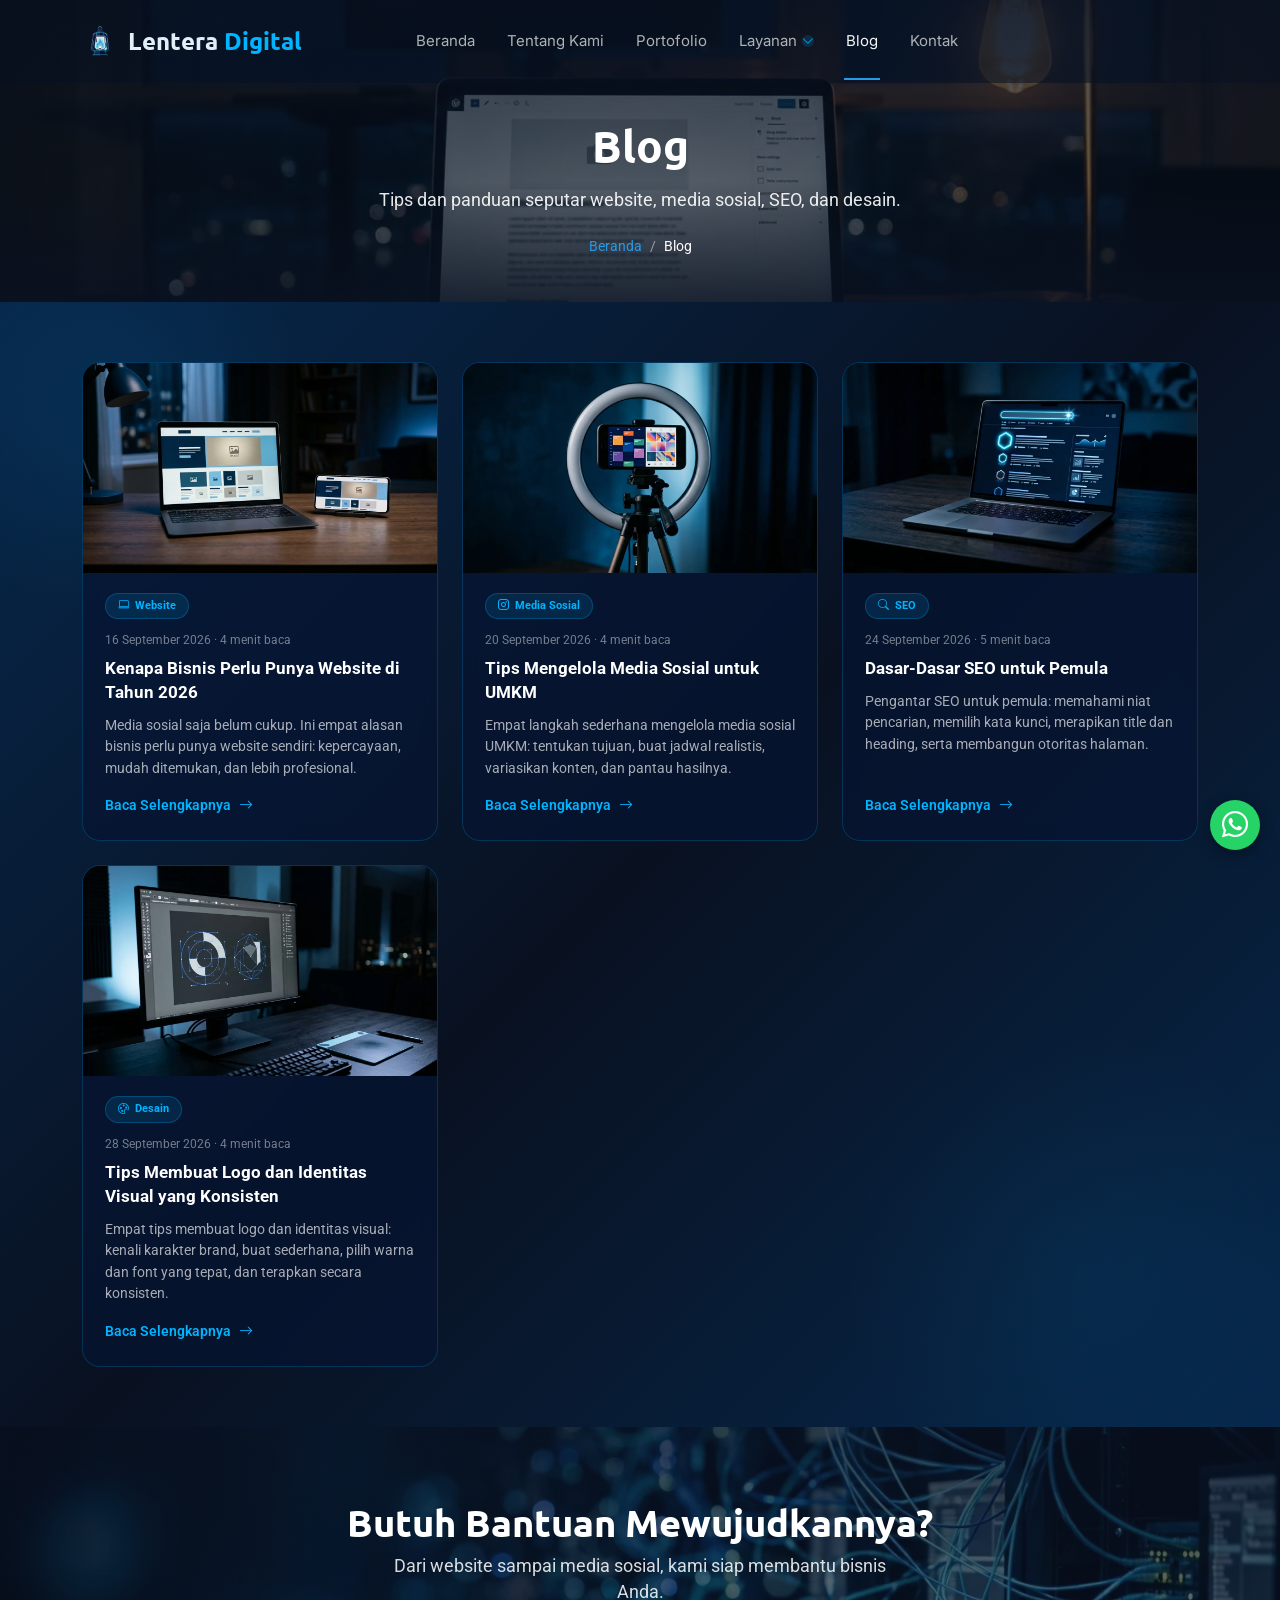
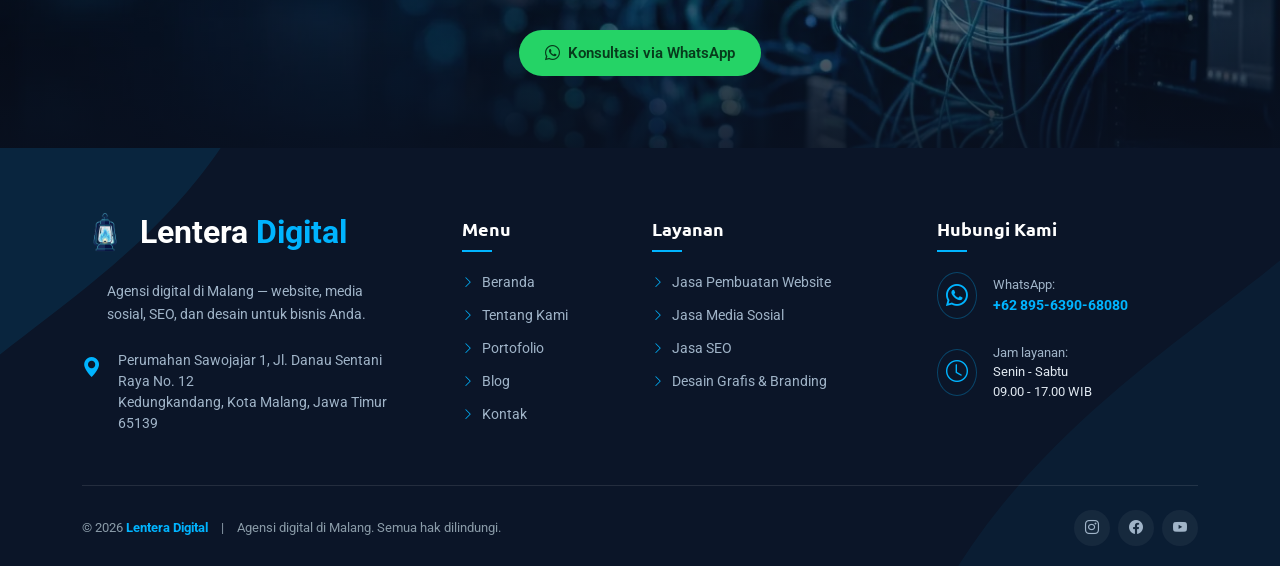
<file: blog.html>
﻿<!DOCTYPE html>

<html lang="id">
<head>
<meta charset="utf-8"/>
  <link rel="icon" type="image/png" sizes="32x32" href="assets/img/favicon-32.png">
  <link rel="apple-touch-icon" sizes="180x180" href="assets/img/apple-touch-icon.png">
<meta content="width=device-width, initial-scale=1.0" name="viewport"/>
<title>Blog Website, Media Sosial, SEO &amp; Desain | Lentera Digital</title>
<meta content="Artikel seputar website, media sosial, SEO, dan desain grafis untuk membantu bisnis dan UMKM tampil lebih baik secara digital." name="description"/>
<meta content="blog digital marketing, tips website, tips media sosial umkm, dasar seo, tips desain logo" name="keywords"/>
<meta content="Lentera Digital" name="author"/>
<meta content="index, follow, max-image-preview:large, max-snippet:-1" name="robots"/>
<meta content="#091121" name="theme-color"/>
<link href="https://www.lenteradigital.id/blog.html" rel="canonical"/>
<meta content="ID-JI" name="geo.region"/>
<meta content="Malang" name="geo.placename"/>
<meta content="id_ID" property="og:locale"/>
<meta content="website" property="og:type"/>
<meta content="Lentera Digital" property="og:site_name"/>
<meta content="Blog Website, Media Sosial, SEO &amp; Desain | Lentera Digital" property="og:title"/>
<meta content="Artikel seputar website, media sosial, SEO, dan desain grafis untuk membantu bisnis dan UMKM tampil lebih baik secara digital." property="og:description"/>
<meta content="https://www.lenteradigital.id/blog.html" property="og:url"/>
<meta content="https://www.lenteradigital.id/assets/img/og-default.jpg" property="og:image"/>
<meta content="summary_large_image" name="twitter:card"/>
<meta content="Blog Website, Media Sosial, SEO &amp; Desain | Lentera Digital" name="twitter:title"/>
<meta content="Artikel seputar website, media sosial, SEO, dan desain grafis untuk membantu bisnis dan UMKM tampil lebih baik secara digital." name="twitter:description"/>
<meta content="https://www.lenteradigital.id/assets/img/og-default.jpg" name="twitter:image"/>
<link href="https://fonts.googleapis.com" rel="preconnect"/>
<link crossorigin="" href="https://fonts.gstatic.com" rel="preconnect"/>
<link href="https://fonts.googleapis.com/css2?family=Roboto:wght@400;500;700&amp;family=Inter:wght@400;500;600&amp;family=Ubuntu:wght@400;500;700&amp;family=Lora:ital,wght@0,400;0,600;1,400&amp;display=swap" rel="stylesheet"/>
<link href="assets/vendor/bootstrap/css/bootstrap.min.css" rel="stylesheet"/>
<link href="assets/vendor/bootstrap-icons/bootstrap-icons.min.css" rel="stylesheet"/>
<link href="assets/css/main.css" rel="stylesheet"/>
<link href="assets/css/custom.css" rel="stylesheet"/>
<script type="application/ld+json">{"@context": "https://schema.org", "@graph": [{"@type": ["Organization", "ProfessionalService"], "@id": "https://www.lenteradigital.id/#org", "name": "Lentera Digital", "url": "https://www.lenteradigital.id/", "logo": {"@type": "ImageObject", "url": "https://www.lenteradigital.id/assets/img/logo.webp", "width": 512, "height": 512}, "image": "https://www.lenteradigital.id/assets/img/og-default.jpg", "telephone": "+62 895-6390-68080", "priceRange": "$$", "description": "Agensi digital di Malang: jasa pembuatan website, media sosial, SEO, serta desain grafis dan branding.", "address": {"@type": "PostalAddress", "streetAddress": "Perumahan Sawojajar 1, Jl. Danau Sentani Raya No. 12", "addressLocality": "Kota Malang", "addressRegion": "Jawa Timur", "postalCode": "65139", "addressCountry": "ID"}, "areaServed": [{"@type": "City", "name": "Malang"}, {"@type": "Country", "name": "Indonesia"}], "openingHoursSpecification": [{"@type": "OpeningHoursSpecification", "dayOfWeek": ["Monday", "Tuesday", "Wednesday", "Thursday", "Friday", "Saturday"], "opens": "09:00", "closes": "17:00"}], "contactPoint": {"@type": "ContactPoint", "telephone": "+62 895-6390-68080", "contactType": "customer service", "availableLanguage": "Indonesian"}}, {"@type": "WebSite", "@id": "https://www.lenteradigital.id/#website", "url": "https://www.lenteradigital.id/", "name": "Lentera Digital", "inLanguage": "id-ID", "publisher": {"@id": "https://www.lenteradigital.id/#org"}}, {"@type": "BreadcrumbList", "itemListElement": [{"@type": "ListItem", "position": 1, "name": "Beranda", "item": "https://www.lenteradigital.id/"}, {"@type": "ListItem", "position": 2, "name": "Blog", "item": "https://www.lenteradigital.id/blog.html"}]}, {"@type": "Blog", "@id": "https://www.lenteradigital.id/blog.html#blog", "name": "Blog Lentera Digital", "url": "https://www.lenteradigital.id/blog.html", "inLanguage": "id-ID", "publisher": {"@id": "https://www.lenteradigital.id/#org"}, "blogPost": [{"@type": "BlogPosting", "headline": "Kenapa Bisnis Perlu Punya Website di Tahun 2026", "url": "https://www.lenteradigital.id/kenapa-bisnis-perlu-website.html", "datePublished": "2026-09-16"}, {"@type": "BlogPosting", "headline": "Tips Mengelola Media Sosial untuk UMKM", "url": "https://www.lenteradigital.id/tips-media-sosial-umkm.html", "datePublished": "2026-09-20"}, {"@type": "BlogPosting", "headline": "Dasar-Dasar SEO untuk Pemula", "url": "https://www.lenteradigital.id/dasar-dasar-seo-pemula.html", "datePublished": "2026-09-24"}, {"@type": "BlogPosting", "headline": "Tips Membuat Logo dan Identitas Visual yang Konsisten", "url": "https://www.lenteradigital.id/tips-membuat-logo-identitas-visual.html", "datePublished": "2026-09-28"}]}]}</script>
<meta content="1200" property="og:image:width"/>
<meta content="630" property="og:image:height"/>
<meta content="Ilustrasi ruang kerja agensi digital" property="og:image:alt"/>
</head>
<body class="inner-page" data-wa="62895639068080">
<header class="header d-flex align-items-center fixed-top" id="header">
<div class="container position-relative d-flex align-items-center">
<a aria-label="Lentera Digital - Beranda" class="logo d-flex align-items-center" href="index.html">
<img src="assets/img/logo.webp" alt="Lentera Digital">
<span class="sitename">Lentera <span class="accent">Digital</span></span>
</a>
<nav aria-label="Menu utama" class="navmenu mx-auto" id="navmenu">
<ul>
<li><a class="" href="index.html">Beranda</a></li>
<li><a href="tentang-kami.html">Tentang Kami</a></li>
<li><a href="portofolio.html">Portofolio</a></li>
<li class="dropdown"><a href="layanan.html"><span>Layanan</span> <i class="bi bi-chevron-down toggle-dropdown"></i></a><ul><li><a href="layanan/website.html">Jasa Pembuatan Website</a></li><li><a href="layanan/media-sosial.html">Jasa Media Sosial</a></li><li><a href="layanan/seo.html">Jasa SEO</a></li><li><a href="layanan/desain-grafis.html">Desain Grafis &amp; Branding</a></li></ul></li>
<li><a class="active" href="blog.html">Blog</a></li>
<li><a href="kontak.html">Kontak</a></li>
</ul>
<i aria-expanded="false" aria-label="Buka menu" class="mobile-nav-toggle d-xl-none bi bi-list" role="button"></i>
</nav>
</div>
</header>
<main class="main">
<section class="page-hero" style="background-image:url('assets/img/hero/hero-blog.webp')">
<div class="container">
<h1>Blog</h1>
<p>Tips dan panduan seputar website, media sosial, SEO, dan desain.</p>
<nav aria-label="Breadcrumb"><ol><li><a href="index.html">Beranda</a></li><li aria-current="page">Blog</li></ol></nav>
</div>
</section>
<section class="section" style="background: linear-gradient(135deg, #06284c 0%, #091121 50%, #06284c 100%); position: relative; overflow: hidden;">
<div style="position:absolute; top:-80px; left:-80px; width:400px; height:400px; border-radius:50%; background: radial-gradient(circle, rgba(0,180,255,0.08) 0%, transparent 70%); pointer-events:none;"></div>
<div style="position:absolute; bottom:-100px; right:-60px; width:500px; height:500px; border-radius:50%; background: radial-gradient(circle, rgba(0,180,255,0.06) 0%, transparent 70%); pointer-events:none;"></div>
<style>
        .blog-card-new { position: relative; background: rgba(6,20,50,0.7); border: 1px solid rgba(0,180,255,0.2); border-radius: 18px; overflow: hidden; display: flex; flex-direction: column; text-decoration: none; color: inherit; height: 100%; transition: transform 0.3s ease, box-shadow 0.3s ease, border-color 0.3s ease; backdrop-filter: blur(8px); }
        .blog-card-new:hover { transform: translateY(-6px); box-shadow: 0 20px 40px rgba(0,180,255,0.12); border-color: rgba(0,180,255,0.5); }
        .blog-card-new .bc-img-wrap { overflow:hidden; position:relative; height: 210px; }
        .blog-card-new .bc-img { width:100%; height: 100%; object-fit:cover; display:block; transition: transform 0.4s ease; }
        .blog-card-new:hover .bc-img { transform: scale(1.04); }
        .blog-card-new .bc-body { padding: 20px 22px 24px; display:flex; flex-direction:column; flex-grow:1; }
        .blog-card-new .bc-cat { display:inline-flex; align-items:center; gap:6px; background:rgba(0,180,255,0.12); border:1px solid rgba(0,180,255,0.25); color:#00b4ff; font-size:11px; font-weight:700; padding:4px 12px; border-radius:50px; margin-bottom:12px; width:fit-content; }
        .blog-card-new .bc-meta { font-size:12px; color:rgba(255,255,255,0.45); margin-bottom:8px; }
        .blog-card-new .bc-title { font-size:17px; font-weight:700; color:#fff; line-height:1.4; margin-bottom:10px; }
        .blog-card-new .bc-desc { font-size:13.5px; color:rgba(255,255,255,0.65); line-height:1.6; margin-bottom:16px; flex-grow:1; }
        .blog-card-new .bc-link { display:inline-flex; align-items:center; gap:8px; color:#00b4ff; font-size:14px; font-weight:600; }
        .blog-card-new .bc-link i { transition: transform 0.2s; }
        .blog-card-new:hover .bc-link i { transform: translateX(4px); }
        .bc-title-link { color: #fff; text-decoration: none; }
        .bc-title-link:hover { color: #00b4ff; }
      </style>
<div class="container" style="position:relative; z-index:2;">
<div class="row g-4">
<div class="col-md-6 col-lg-4">
<div class="blog-card-new">
<div class="bc-img-wrap">
<img alt="Ilustrasi website bisnis di laptop dan ponsel" class="bc-img" loading="lazy" src="assets/img/artikel/artikel-kenapa-bisnis-perlu-website.webp"/>
</div>
<div class="bc-body">
<span class="bc-cat"><i class="bi bi-laptop"></i> Website</span>
<div class="bc-meta">16 September 2026 · 4 menit baca</div>
<div class="bc-title"><a class="bc-title-link" href="blog/kenapa-bisnis-perlu-website.html">Kenapa Bisnis Perlu Punya Website di Tahun 2026</a></div>
<div class="bc-desc">Media sosial saja belum cukup. Ini empat alasan bisnis perlu punya website sendiri: kepercayaan, mudah ditemukan, dan lebih profesional.</div>
<a class="bc-link" href="blog/kenapa-bisnis-perlu-website.html">Baca Selengkapnya <i class="bi bi-arrow-right"></i></a>
</div>
</div>
</div>
<div class="col-md-6 col-lg-4">
<div class="blog-card-new">
<div class="bc-img-wrap">
<img alt="Ilustrasi konten media sosial di ponsel" class="bc-img" loading="lazy" src="assets/img/artikel/artikel-tips-media-sosial-umkm.webp"/>
</div>
<div class="bc-body">
<span class="bc-cat"><i class="bi bi-instagram"></i> Media Sosial</span>
<div class="bc-meta">20 September 2026 · 4 menit baca</div>
<div class="bc-title"><a class="bc-title-link" href="blog/tips-media-sosial-umkm.html">Tips Mengelola Media Sosial untuk UMKM</a></div>
<div class="bc-desc">Empat langkah sederhana mengelola media sosial UMKM: tentukan tujuan, buat jadwal realistis, variasikan konten, dan pantau hasilnya.</div>
<a class="bc-link" href="blog/tips-media-sosial-umkm.html">Baca Selengkapnya <i class="bi bi-arrow-right"></i></a>
</div>
</div>
</div>
<div class="col-md-6 col-lg-4">
<div class="blog-card-new">
<div class="bc-img-wrap">
<img alt="Ilustrasi hasil pencarian dan peringkat SEO" class="bc-img" loading="lazy" src="assets/img/artikel/artikel-dasar-seo-pemula.webp"/>
</div>
<div class="bc-body">
<span class="bc-cat"><i class="bi bi-search"></i> SEO</span>
<div class="bc-meta">24 September 2026 · 5 menit baca</div>
<div class="bc-title"><a class="bc-title-link" href="blog/dasar-dasar-seo-pemula.html">Dasar-Dasar SEO untuk Pemula</a></div>
<div class="bc-desc">Pengantar SEO untuk pemula: memahami niat pencarian, memilih kata kunci, merapikan title dan heading, serta membangun otoritas halaman.</div>
<a class="bc-link" href="blog/dasar-dasar-seo-pemula.html">Baca Selengkapnya <i class="bi bi-arrow-right"></i></a>
</div>
</div>
</div>
<div class="col-md-6 col-lg-4">
<div class="blog-card-new">
<div class="bc-img-wrap">
<img alt="Ilustrasi tips membuat logo dan identitas visual" class="bc-img" loading="lazy" src="assets/img/artikel/artikel-tips-membuat-logo.webp"/>
</div>
<div class="bc-body">
<span class="bc-cat"><i class="bi bi-palette"></i> Desain</span>
<div class="bc-meta">28 September 2026 · 4 menit baca</div>
<div class="bc-title"><a class="bc-title-link" href="blog/tips-membuat-logo-identitas-visual.html">Tips Membuat Logo dan Identitas Visual yang Konsisten</a></div>
<div class="bc-desc">Empat tips membuat logo dan identitas visual: kenali karakter brand, buat sederhana, pilih warna dan font yang tepat, dan terapkan secara konsisten.</div>
<a class="bc-link" href="blog/tips-membuat-logo-identitas-visual.html">Baca Selengkapnya <i class="bi bi-arrow-right"></i></a>
</div>
</div>
</div>
</div>
</div>
</section>
<section class="cta-img section" style="background-image:url('assets/img/cta-background.webp')">
<div class="container">
<h2>Butuh Bantuan Mewujudkannya?</h2>
<p>Dari website sampai media sosial, kami siap membantu bisnis Anda.</p>
<a class="btn-wa" href="https://wa.me/62895639068080?text=Halo%2C%20saya%20ingin%20konsultasi%20tentang%20layanan%20Lentera%20Digital." rel="noopener" target="_blank"><i class="bi bi-whatsapp"></i> Konsultasi via WhatsApp</a>
</div>
</section>
</main>
<footer class="footer" id="footer" style="background-color: #0b1528; color: #b0c4de; position: relative; overflow: hidden; padding: 60px 0 20px; font-size: 14px;">
<!-- Wave decorations -->
<svg style="position: absolute; top: -50px; left: -50px; width: 300px; height: 300px; opacity: 0.1; pointer-events: none;" viewbox="0 0 200 200" xmlns="http://www.w3.org/2000/svg">
<path d="M0,0 L200,0 C150,100 50,150 0,200 Z" fill="#00b4ff"></path>
</svg>
<svg style="position: absolute; bottom: -50px; right: -50px; width: 400px; height: 400px; opacity: 0.05; pointer-events: none;" viewbox="0 0 200 200" xmlns="http://www.w3.org/2000/svg">
<path d="M200,200 L0,200 C50,100 150,50 200,0 Z" fill="#00b4ff"></path>
</svg>
<div class="container" style="position: relative; z-index: 1;">
<div class="row gy-4 mb-5">
<!-- Col 1 -->
<div class="col-lg-4 col-md-12 pe-lg-5">
<a class="d-flex align-items-center mb-4" href="index.html" style="text-decoration: none;"><img src="assets/img/logo.webp" alt="Lentera Digital" style="max-height:46px;width:auto;margin-right:12px;"><span style="font-size: 32px; font-weight: 700; color: #fff;">Lentera <span style="color: #00b4ff;">Digital</span></span>
</a>
<p style="color: #a0b4c8; line-height: 1.6; margin-bottom: 25px; padding-left: 25px;">Agensi digital di Malang — website, media sosial, SEO, dan desain untuk bisnis Anda.</p>
<div class="d-flex align-items-start gap-3">
<i class="bi bi-geo-alt-fill" style="color: #00b4ff; font-size: 20px; margin-top: 2px;"></i>
<p style="color: #a0b4c8; line-height: 1.5; margin: 0;">Perumahan Sawojajar 1, Jl. Danau Sentani Raya No. 12<br/>Kedungkandang, Kota Malang, Jawa Timur 65139</p>
</div>
</div>
<!-- Col 2 -->
<div class="col-lg-2 col-md-4" style="padding-top:10px;">
<h4 style="color: #fff; font-size: 18px; font-weight: 600; margin-bottom: 20px; position: relative; padding-bottom: 12px;">Menu
            <span style="position: absolute; left: 0; bottom: 0; width: 30px; height: 2px; background: #00b4ff;"></span>
</h4>
<ul class="footer-links-list" style="list-style: none; padding: 0; margin: 0;">
<li style="margin-bottom: 12px;"><a href="index.html" style="color: #a0b4c8; text-decoration: none; display: flex; align-items: center; gap: 8px; transition: color 0.3s;"><i class="bi bi-chevron-right" style="color: #00b4ff; font-size: 12px;"></i> Beranda</a></li>
<li style="margin-bottom: 12px;"><a href="tentang-kami.html" style="color: #a0b4c8; text-decoration: none; display: flex; align-items: center; gap: 8px; transition: color 0.3s;"><i class="bi bi-chevron-right" style="color: #00b4ff; font-size: 12px;"></i> Tentang Kami</a></li>
<li style="margin-bottom: 12px;"><a href="portofolio.html" style="color: #a0b4c8; text-decoration: none; display: flex; align-items: center; gap: 8px; transition: color 0.3s;"><i class="bi bi-chevron-right" style="color: #00b4ff; font-size: 12px;"></i> Portofolio</a></li>
<li style="margin-bottom: 12px;"><a href="blog.html" style="color: #a0b4c8; text-decoration: none; display: flex; align-items: center; gap: 8px; transition: color 0.3s;"><i class="bi bi-chevron-right" style="color: #00b4ff; font-size: 12px;"></i> Blog</a></li>
<li style="margin-bottom: 12px;"><a href="kontak.html" style="color: #a0b4c8; text-decoration: none; display: flex; align-items: center; gap: 8px; transition: color 0.3s;"><i class="bi bi-chevron-right" style="color: #00b4ff; font-size: 12px;"></i> Kontak</a></li>
</ul>
</div>
<!-- Col 3 -->
<div class="col-lg-3 col-md-4" style="padding-top:10px;">
<h4 style="color: #fff; font-size: 18px; font-weight: 600; margin-bottom: 20px; position: relative; padding-bottom: 12px;">Layanan
            <span style="position: absolute; left: 0; bottom: 0; width: 30px; height: 2px; background: #00b4ff;"></span>
</h4>
<ul class="footer-links-list" style="list-style: none; padding: 0; margin: 0;">
<li style="margin-bottom: 12px;"><a href="layanan/website.html" style="color: #a0b4c8; text-decoration: none; display: flex; align-items: center; gap: 8px; transition: color 0.3s;"><i class="bi bi-chevron-right" style="color: #00b4ff; font-size: 12px;"></i> Jasa Pembuatan Website</a></li>
<li style="margin-bottom: 12px;"><a href="layanan/media-sosial.html" style="color: #a0b4c8; text-decoration: none; display: flex; align-items: center; gap: 8px; transition: color 0.3s;"><i class="bi bi-chevron-right" style="color: #00b4ff; font-size: 12px;"></i> Jasa Media Sosial</a></li>
<li style="margin-bottom: 12px;"><a href="layanan/seo.html" style="color: #a0b4c8; text-decoration: none; display: flex; align-items: center; gap: 8px; transition: color 0.3s;"><i class="bi bi-chevron-right" style="color: #00b4ff; font-size: 12px;"></i> Jasa SEO</a></li>
<li style="margin-bottom: 12px;"><a href="layanan/desain-grafis.html" style="color: #a0b4c8; text-decoration: none; display: flex; align-items: center; gap: 8px; transition: color 0.3s;"><i class="bi bi-chevron-right" style="color: #00b4ff; font-size: 12px;"></i> Desain Grafis &amp; Branding</a></li>
</ul>
</div>
<!-- Col 4 -->
<div class="col-lg-3 col-md-4" style="padding-top:10px;">
<h4 style="color: #fff; font-size: 18px; font-weight: 600; margin-bottom: 20px; position: relative; padding-bottom: 12px;">Hubungi Kami
            <span style="position: absolute; left: 0; bottom: 0; width: 30px; height: 2px; background: #00b4ff;"></span>
</h4>
<div class="d-flex align-items-center gap-3 mb-4">
<i class="bi bi-whatsapp" style="color: #00b4ff; font-size: 22px; border: 1px solid rgba(0,180,255,0.3); border-radius: 50%; padding: 6px 8px;"></i>
<div>
<p style="color: #a0b4c8; margin: 0; font-size: 13px;">WhatsApp:</p>
<a href="https://wa.me/62895639068080" style="color: #00b4ff; font-weight: 700; text-decoration: none; font-size: 14px; display: inline-block; white-space: nowrap;">+62 895-6390-68080</a>
</div>
</div>
<div class="d-flex align-items-center gap-3">
<i class="bi bi-clock" style="color: #00b4ff; font-size: 22px; border: 1px solid rgba(0,180,255,0.3); border-radius: 50%; padding: 6px 8px;"></i>
<div>
<p style="color: #a0b4c8; margin: 0; font-size: 13px;">Jam layanan:</p>
<p style="color: #e0e8f0; margin: 0; font-size: 13px;">Senin - Sabtu<br/>09.00 - 17.00 WIB</p>
</div>
</div>
</div>
</div>
<div class="d-flex flex-column flex-md-row justify-content-between align-items-center pt-4" style="border-top: 1px solid rgba(255,255,255,0.1);">
<p style="color: #8a9ba8; margin: 0; font-size: 13px;">© 2026 <strong style="color:#00b4ff;">Lentera Digital</strong> <span style="margin:0 10px;">|</span> Agensi digital di Malang. Semua hak dilindungi.</p>
<div class="d-flex gap-2 mt-3 mt-md-0">
<a href="#" style="width: 36px; height: 36px; background: rgba(255,255,255,0.05); border-radius: 50%; display: flex; justify-content: center; align-items: center; color: #a0b4c8; text-decoration: none; transition: background 0.3s;"><i class="bi bi-instagram"></i></a>
<a href="#" style="width: 36px; height: 36px; background: rgba(255,255,255,0.05); border-radius: 50%; display: flex; justify-content: center; align-items: center; color: #a0b4c8; text-decoration: none; transition: background 0.3s;"><i class="bi bi-facebook"></i></a>
<a href="#" style="width: 36px; height: 36px; background: rgba(255,255,255,0.05); border-radius: 50%; display: flex; justify-content: center; align-items: center; color: #a0b4c8; text-decoration: none; transition: background 0.3s;"><i class="bi bi-youtube"></i></a>
</div>
</div>
</div>
<style>
      .footer-links-list li a:hover { color: #00b4ff !important; }
      .footer-links-list .bi-chevron-right { transition: transform 0.3s; }
      .footer-links-list li a:hover .bi-chevron-right { transform: translateX(4px); }
    </style>
</footer>
<a aria-label="Chat WhatsApp" class="float-wa" href="https://wa.me/62895639068080?text=Halo%2C%20saya%20ingin%20bertanya%20tentang%20layanan%20Lentera%20Digital." rel="noopener" target="_blank"><i class="bi bi-whatsapp"></i></a>
<a aria-label="Ke atas" class="scroll-top d-flex align-items-center justify-content-center" href="#" id="scroll-top"><i class="bi bi-arrow-up-short"></i></a>
<script src="assets/js/main.js"></script>
</body>
</html>
</file>
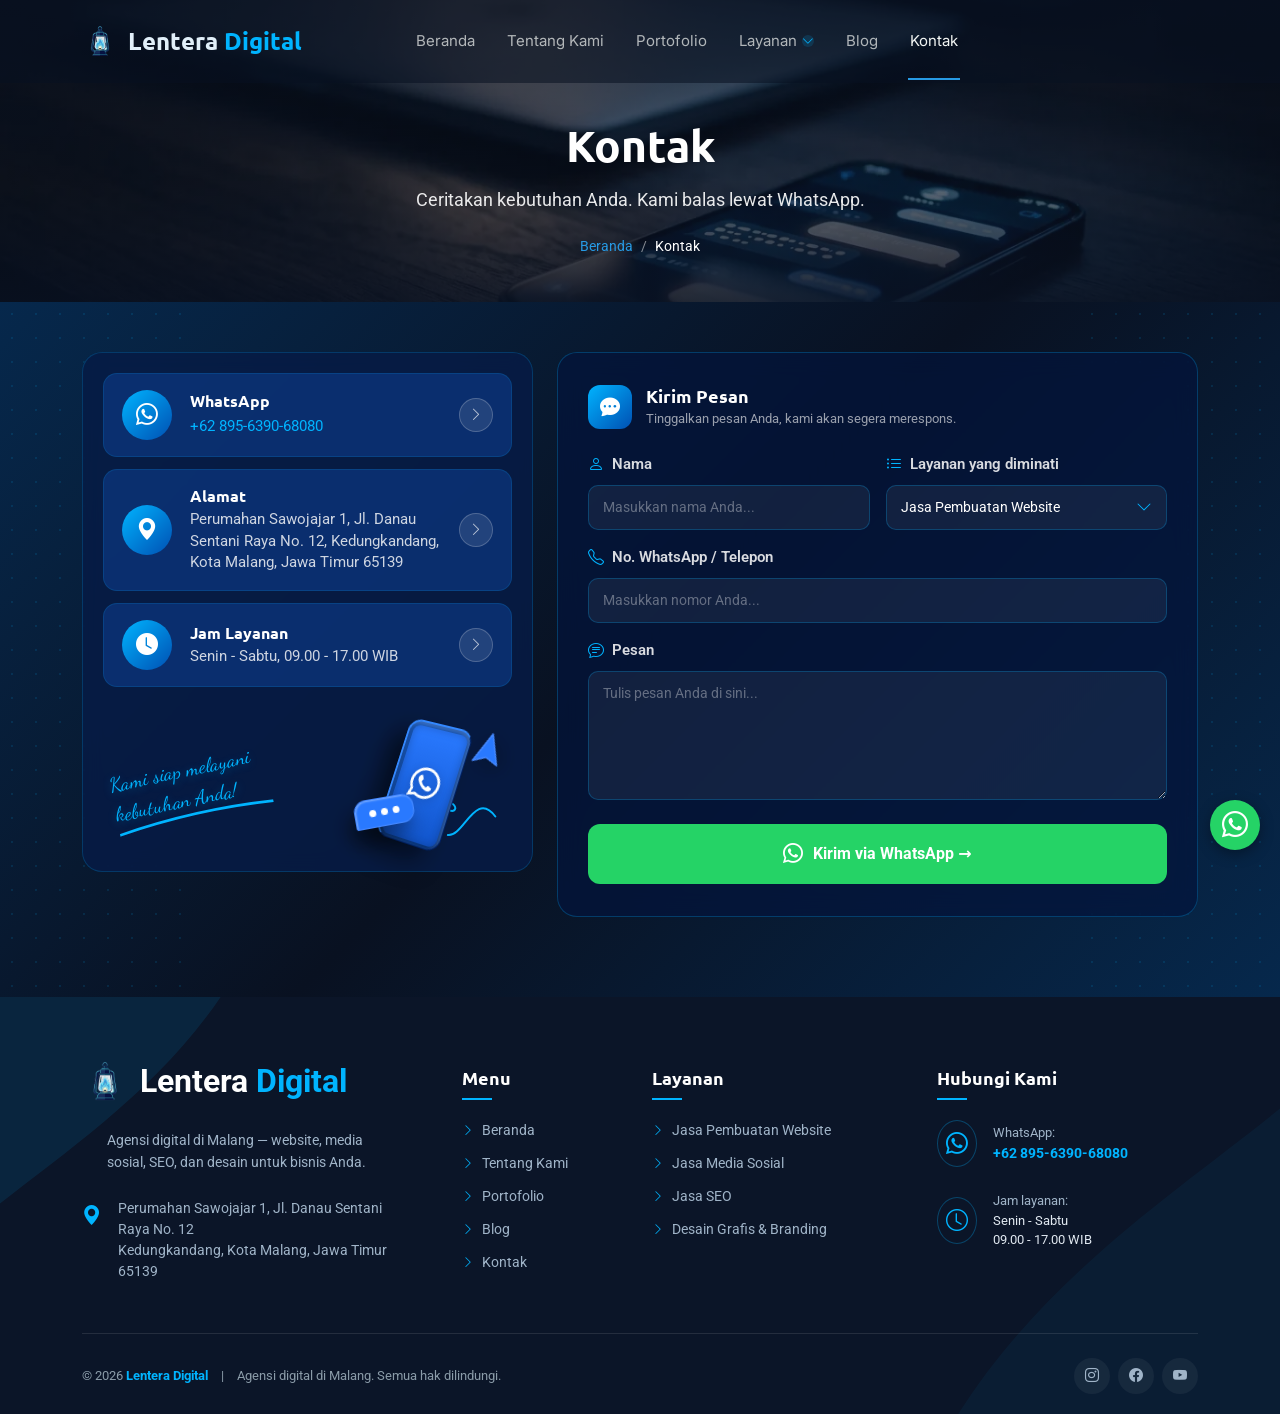
<file: kontak.html>
﻿<!DOCTYPE html>

<html lang="id">
<head>
<meta charset="utf-8"/>
  <link rel="icon" type="image/png" sizes="32x32" href="assets/img/favicon-32.png">
  <link rel="apple-touch-icon" sizes="180x180" href="assets/img/apple-touch-icon.png">
<meta content="width=device-width, initial-scale=1.0" name="viewport"/>
<title>Kontak | Hubungi Lentera Digital via WhatsApp</title>
<meta content="Hubungi Lentera Digital di Malang lewat WhatsApp +62 895-6390-68080 untuk konsultasi pembuatan website, media sosial, SEO, dan desain grafis." name="description"/>
<meta content="kontak agensi digital malang, whatsapp jasa website, konsultasi website, alamat agensi digital malang" name="keywords"/>
<meta content="Lentera Digital" name="author"/>
<meta content="index, follow, max-image-preview:large, max-snippet:-1" name="robots"/>
<meta content="#091121" name="theme-color"/>
<link href="https://www.lenteradigital.id/kontak.html" rel="canonical"/>
<meta content="ID-JI" name="geo.region"/>
<meta content="Malang" name="geo.placename"/>
<meta content="id_ID" property="og:locale"/>
<meta content="website" property="og:type"/>
<meta content="Lentera Digital" property="og:site_name"/>
<meta content="Kontak | Hubungi Lentera Digital via WhatsApp" property="og:title"/>
<meta content="Hubungi Lentera Digital di Malang lewat WhatsApp +62 895-6390-68080 untuk konsultasi pembuatan website, media sosial, SEO, dan desain grafis." property="og:description"/>
<meta content="https://www.lenteradigital.id/kontak.html" property="og:url"/>
<meta content="https://www.lenteradigital.id/assets/img/og-default.jpg" property="og:image"/>
<meta content="summary_large_image" name="twitter:card"/>
<meta content="Kontak | Hubungi Lentera Digital via WhatsApp" name="twitter:title"/>
<meta content="Hubungi Lentera Digital di Malang lewat WhatsApp +62 895-6390-68080 untuk konsultasi pembuatan website, media sosial, SEO, dan desain grafis." name="twitter:description"/>
<meta content="https://www.lenteradigital.id/assets/img/og-default.jpg" name="twitter:image"/>
<link href="https://fonts.googleapis.com" rel="preconnect"/>
<link crossorigin="" href="https://fonts.gstatic.com" rel="preconnect"/>
<link href="https://fonts.googleapis.com/css2?family=Roboto:wght@400;500;700&amp;family=Inter:wght@400;500;600&amp;family=Ubuntu:wght@400;500;700&amp;family=Lora:ital,wght@0,400;0,600;1,400&amp;display=swap" rel="stylesheet"/>
<link href="assets/vendor/bootstrap/css/bootstrap.min.css" rel="stylesheet"/>
<link href="assets/vendor/bootstrap-icons/bootstrap-icons.min.css" rel="stylesheet"/>
<link href="assets/css/main.css" rel="stylesheet"/>
<link href="assets/css/custom.css" rel="stylesheet"/>
<script type="application/ld+json">{"@context": "https://schema.org", "@graph": [{"@type": ["Organization", "ProfessionalService"], "@id": "https://www.lenteradigital.id/#org", "name": "Lentera Digital", "url": "https://www.lenteradigital.id/", "logo": {"@type": "ImageObject", "url": "https://www.lenteradigital.id/assets/img/logo.webp", "width": 512, "height": 512}, "image": "https://www.lenteradigital.id/assets/img/og-default.jpg", "telephone": "+62 895-6390-68080", "priceRange": "$$", "description": "Agensi digital di Malang: jasa pembuatan website, media sosial, SEO, serta desain grafis dan branding.", "address": {"@type": "PostalAddress", "streetAddress": "Perumahan Sawojajar 1, Jl. Danau Sentani Raya No. 12", "addressLocality": "Kota Malang", "addressRegion": "Jawa Timur", "postalCode": "65139", "addressCountry": "ID"}, "areaServed": [{"@type": "City", "name": "Malang"}, {"@type": "Country", "name": "Indonesia"}], "openingHoursSpecification": [{"@type": "OpeningHoursSpecification", "dayOfWeek": ["Monday", "Tuesday", "Wednesday", "Thursday", "Friday", "Saturday"], "opens": "09:00", "closes": "17:00"}], "contactPoint": {"@type": "ContactPoint", "telephone": "+62 895-6390-68080", "contactType": "customer service", "availableLanguage": "Indonesian"}}, {"@type": "WebSite", "@id": "https://www.lenteradigital.id/#website", "url": "https://www.lenteradigital.id/", "name": "Lentera Digital", "inLanguage": "id-ID", "publisher": {"@id": "https://www.lenteradigital.id/#org"}}, {"@type": "BreadcrumbList", "itemListElement": [{"@type": "ListItem", "position": 1, "name": "Beranda", "item": "https://www.lenteradigital.id/"}, {"@type": "ListItem", "position": 2, "name": "Kontak", "item": "https://www.lenteradigital.id/kontak.html"}]}, {"@type": "ContactPage", "@id": "https://www.lenteradigital.id/kontak.html#page", "url": "https://www.lenteradigital.id/kontak.html", "name": "Kontak Lentera Digital", "about": {"@id": "https://www.lenteradigital.id/#org"}}]}</script>
<meta content="1200" property="og:image:width"/>
<meta content="630" property="og:image:height"/>
<meta content="Ilustrasi ruang kerja agensi digital" property="og:image:alt"/>
</head>
<body class="inner-page" data-wa="62895639068080">
<header class="header d-flex align-items-center fixed-top" id="header">
<div class="container position-relative d-flex align-items-center">
<a aria-label="Lentera Digital - Beranda" class="logo d-flex align-items-center" href="index.html">
<img src="assets/img/logo.webp" alt="Lentera Digital">
<span class="sitename">Lentera <span class="accent">Digital</span></span>
</a>
<nav aria-label="Menu utama" class="navmenu mx-auto" id="navmenu">
<ul>
<li><a class="" href="index.html">Beranda</a></li>
<li><a href="tentang-kami.html">Tentang Kami</a></li>
<li><a href="portofolio.html">Portofolio</a></li>
<li class="dropdown"><a href="layanan.html"><span>Layanan</span> <i class="bi bi-chevron-down toggle-dropdown"></i></a><ul><li><a href="layanan/website.html">Jasa Pembuatan Website</a></li><li><a href="layanan/media-sosial.html">Jasa Media Sosial</a></li><li><a href="layanan/seo.html">Jasa SEO</a></li><li><a href="layanan/desain-grafis.html">Desain Grafis &amp; Branding</a></li></ul></li>
<li><a href="blog.html">Blog</a></li>
<li><a class="active" href="kontak.html">Kontak</a></li>
</ul>
<i aria-expanded="false" aria-label="Buka menu" class="mobile-nav-toggle d-xl-none bi bi-list" role="button"></i>
</nav>
</div>
</header>
<main class="main"> <section class="page-hero" style="background-image:url('assets/img/hero/hero-kontak.webp')">
<div class="container">
<h1>Kontak</h1>
<p>Ceritakan kebutuhan Anda. Kami balas lewat WhatsApp.</p>
<nav aria-label="Breadcrumb"><ol><li><a href="index.html">Beranda</a></li><li aria-current="page">Kontak</li></ol></nav>
</div>
</section>
<section class="section" style="background: linear-gradient(135deg, #06284c 0%, #091121 50%, #06284c 100%); padding: 50px 0 80px; position: relative; overflow: hidden;">
<!-- Dot pattern dekorasi -->
<div style="position:absolute;top:0;left:0;width:200px;height:100%;background-image:radial-gradient(circle, rgba(0,180,255,0.12) 1px, transparent 1px);background-size:24px 24px;pointer-events:none;"></div>
<div style="position:absolute;top:0;right:0;width:200px;height:100%;background-image:radial-gradient(circle, rgba(0,180,255,0.12) 1px, transparent 1px);background-size:24px 24px;pointer-events:none;"></div>
<style>
        .kontak-info-card { display: flex; align-items: center; gap: 18px; background: rgba(14,60,140,0.6); border: 1px solid rgba(0,180,255,0.15); border-radius: 14px; padding: 16px 18px; margin-bottom: 12px; transition: background 0.2s, border-color 0.2s; }
        .kontak-info-card:hover { background: rgba(20,80,180,0.7); border-color: rgba(0,180,255,0.4); }
        .kontak-info-card .ki-icon { width: 50px; height: 50px; border-radius: 50%; background: linear-gradient(135deg,#00b4ff,#0050b3); display: flex; align-items: center; justify-content: center; flex-shrink: 0; }
        .kontak-info-card .ki-icon i { color: #fff; font-size: 22px; }
        .kontak-info-card .ki-body h3 { font-size: 16px; font-weight: 700; color: #fff; margin: 0 0 4px; }
        .kontak-info-card .ki-body p, .kontak-info-card .ki-body a { font-size: 14.5px; color: rgba(255,255,255,0.8); margin: 0; text-decoration: none; }
        .kontak-info-card .ki-body a { color: #00b4ff; }
        .kontak-info-card .ki-arrow { margin-left: auto; width: 34px; height: 34px; border-radius: 50%; background: rgba(255,255,255,0.1); border: 1px solid rgba(255,255,255,0.2); display: flex; align-items: center; justify-content: center; flex-shrink: 0; }
        .kontak-info-card .ki-arrow i { color: rgba(255,255,255,0.7); font-size: 14px; }
        .kontak-form-wrap { background: rgba(4,20,60,0.7); border: 1px solid rgba(0,180,255,0.25); border-radius: 20px; padding: 32px 30px; backdrop-filter: blur(12px); }
        .kontak-form-wrap .kf-header { display: flex; align-items: center; gap: 14px; margin-bottom: 24px; }
        .kontak-form-wrap .kf-icon { width: 44px; height: 44px; border-radius: 12px; background: linear-gradient(135deg,#00b4ff,#0050b3); display: flex; align-items: center; justify-content: center; flex-shrink: 0; }
        .kontak-form-wrap .kf-icon i { color: #fff; font-size: 20px; }
        .kontak-form-wrap .kf-title h3 { font-size: 18px; font-weight: 700; color: #fff; margin: 0 0 2px; }
        .kontak-form-wrap .kf-title p { font-size: 13px; color: rgba(255,255,255,0.6); margin: 0; }
        .kontak-form-wrap label { font-size: 15px; font-weight: 600; color: rgba(255,255,255,0.85); margin-bottom: 8px; display: flex; align-items: center; gap: 8px; }
        .kontak-form-wrap label i { color: #00b4ff; font-size: 16px; }
        .kontak-form-wrap .form-control, .kontak-form-wrap .form-select { background: rgba(255,255,255,0.06); border: 1px solid rgba(0,180,255,0.25); border-radius: 10px; color: #fff; font-size: 14px; padding: 11px 14px; }
        .kontak-form-wrap .form-select { background-image: url("data:image/svg+xml,%3Csvg xmlns='http://www.w3.org/2000/svg' width='16' height='16' fill='%2300b4ff' viewBox='0 0 16 16'%3E%3Cpath fill-rule='evenodd' d='M1.646 4.646a.5.5 0 0 1 .708 0L8 10.293l5.646-5.647a.5.5 0 0 1 .708.708l-6 6a.5.5 0 0 1-.708 0l-6-6a.5.5 0 0 1 0-.708z'/%3E%3C/svg%3E"); background-repeat: no-repeat; background-position: right 14px center; background-size: 16px; padding-right: 40px; appearance: none; -webkit-appearance: none; cursor: pointer; }
        .kontak-form-wrap .form-control:focus, .kontak-form-wrap .form-select:focus { background: rgba(255,255,255,0.1); border-color: #00b4ff; box-shadow: 0 0 0 3px rgba(0,180,255,0.15); color: #fff; }
        .kontak-form-wrap .form-control::placeholder { color: rgba(255,255,255,0.35); }
        .kontak-form-wrap .form-select option { background: #091121; color: #fff; }
        .kontak-form-wrap textarea.form-control { resize: vertical; min-height: 110px; }
        .btn-wa-full { display: flex; align-items: center; justify-content: center; gap: 10px; width: 100%; background: #25d366; color: #fff; font-size: 16px; font-weight: 700; border: none; border-radius: 12px; padding: 15px; cursor: pointer; transition: background 0.2s; }
        .btn-wa-full:hover { background: #1ebe5a; color: #fff; }
        .kontak-script { font-family: 'Dancing Script', cursive; font-size: 20px; color: #00b4ff; transform: rotate(-12deg); display: inline-block; text-shadow: 0 2px 10px rgba(0,180,255,0.3); margin-top: 10px; }
      </style>
<link href="https://fonts.googleapis.com/css2?family=Dancing+Script:wght@600&amp;display=swap" rel="stylesheet"/>
<div class="container">
<div class="row g-4 align-items-start">
<!-- Kiri: Info Kontak -->
<div class="col-lg-5">
<!-- Wrapper container untuk semua kartu -->
<div style="background:rgba(6,28,70,0.85);border:1px solid rgba(0,180,255,0.2);border-radius:20px;padding:20px;backdrop-filter:blur(10px);">
<!-- WA Card -->
<div class="kontak-info-card">
<div class="ki-icon"><i class="bi bi-whatsapp"></i></div>
<div class="ki-body">
<h3>WhatsApp</h3>
<a href="https://wa.me/62895639068080" rel="noopener" target="_blank">+62 895-6390-68080</a>
</div>
<div class="ki-arrow"><i class="bi bi-chevron-right"></i></div>
</div>
<!-- Alamat Card -->
<div class="kontak-info-card">
<div class="ki-icon"><i class="bi bi-geo-alt-fill"></i></div>
<div class="ki-body">
<h3>Alamat</h3>
<p>Perumahan Sawojajar 1, Jl. Danau Sentani Raya No. 12, Kedungkandang, Kota Malang, Jawa Timur 65139</p>
</div>
<div class="ki-arrow"><i class="bi bi-chevron-right"></i></div>
</div>
<!-- Jam Layanan Card -->
<div class="kontak-info-card" style="margin-bottom:0;">
<div class="ki-icon"><i class="bi bi-clock-fill"></i></div>
<div class="ki-body">
<h3>Jam Layanan</h3>
<p>Senin - Sabtu, 09.00 - 17.00 WIB</p>
</div>
<div class="ki-arrow"><i class="bi bi-chevron-right"></i></div>
</div>
<!-- Script text + phone illustration -->
<div class="d-flex align-items-center gap-3 mt-4 px-2">
<div style="position:relative; z-index:2;">
<div class="kontak-script">Kami siap melayani<br/>kebutuhan Anda!</div>
<!-- Garis coretan bawah -->
<svg fill="none" preserveaspectratio="none" style="position:absolute; bottom:-8px; left:5%; width:110%; height:15px; transform: rotate(-12deg);" viewbox="0 0 100 15">
<path d="M0,10 Q50,0 100,8" stroke="#00b4ff" stroke-linecap="round" stroke-width="2.5"></path>
</svg>
</div>
<!-- Phone 3D CSS Illustration -->
<div style="margin-left:auto;flex-shrink:0;position:relative;width:160px;height:140px;">
<!-- Curly background line -->
<svg fill="none" style="position:absolute; bottom:15px; right:5px; width:60px; height:50px; transform: rotate(-10deg);" viewbox="0 0 60 50" xmlns="http://www.w3.org/2000/svg">
<path d="M5 45 C 20 50, 40 5, 55 35" fill="none" stroke="#00b4ff" stroke-linecap="round" stroke-width="2"></path>
<path d="M15 15 C 20 20, 15 25, 10 20" fill="none" stroke="#00b4ff" stroke-linecap="round" stroke-width="2"></path>
</svg>
<!-- Paper Plane -->
<div style="position:absolute; top:25px; right:0px; transform: rotate(-25deg); filter: drop-shadow(0 5px 10px rgba(0,0,0,0.3)); z-index: 5;">
<svg fill="#2979ff" height="36" viewbox="0 0 24 24" width="36" xmlns="http://www.w3.org/2000/svg">
<path d="M2 12L22 2L15 22L11 14L2 12Z" stroke="#4488ff" stroke-linejoin="round" stroke-width="1"></path>
</svg>
</div>
<!-- Phone Body -->
<div style="position:absolute; top:10px; left:45px; width:70px; height:125px; background:linear-gradient(135deg, #1a5bbf, #083885); border-radius:14px; transform: perspective(600px) rotateY(-20deg) rotateX(10deg) rotateZ(15deg); box-shadow: -15px 15px 25px rgba(0,0,0,0.5), inset 3px -3px 8px rgba(0,0,0,0.2), inset -2px 2px 4px rgba(255,255,255,0.2); border-left: 2px solid #3388ff; border-top: 2px solid #3388ff; border-right: 1px solid #002266; border-bottom: 1px solid #002266; display: flex; align-items: center; justify-content: center; z-index: 10;">
<!-- Screen -->
<div style="width:60px; height:115px; background:linear-gradient(180deg, #2979ff, #1155cc); border-radius:8px; display:flex; align-items:center; justify-content:center; box-shadow: inset 0 0 10px rgba(0,0,0,0.2);">
<!-- Logo -->
<div style="background:transparent; width: 42px; height: 42px; display:flex; align-items:center; justify-content:center;">
<i class="bi bi-whatsapp" style="color:white; font-size:32px; filter: drop-shadow(0 2px 4px rgba(0,0,0,0.2));"></i>
</div>
</div>
</div>
<!-- Chat Bubble -->
<div style="position:absolute; bottom:25px; left:10px; background:#2979ff; padding:10px 14px; border-radius:12px; border-bottom-left-radius: 2px; transform: perspective(400px) rotateY(10deg) rotateZ(-10deg); display:flex; gap:5px; box-shadow: -8px 12px 20px rgba(0,0,0,0.4), inset 1px 1px 2px rgba(255,255,255,0.4); z-index: 15; border: 1px solid #4488ff;">
<div style="width:7px; height:7px; background:white; border-radius:50%;"></div>
<div style="width:7px; height:7px; background:white; border-radius:50%;"></div>
<div style="width:7px; height:7px; background:white; border-radius:50%;"></div>
</div>
</div>
</div>
</div>
</div>
<!-- Kanan: Form -->
<div class="col-lg-7">
<div class="kontak-form-wrap">
<div class="kf-header">
<div class="kf-icon"><i class="bi bi-chat-dots-fill"></i></div>
<div class="kf-title">
<h3>Kirim Pesan</h3>
<p>Tinggalkan pesan Anda, kami akan segera merespons.</p>
</div>
</div>
<form id="wa-form">
<div class="row g-3 mb-3">
<div class="col-md-6">
<label for="nama"><i class="bi bi-person"></i> Nama</label>
<input autocomplete="name" class="form-control" id="nama" name="nama" placeholder="Masukkan nama Anda..." required=""/>
</div>
<div class="col-md-6">
<label for="layanan"><i class="bi bi-list-ul"></i> Layanan yang diminati</label>
<select class="form-select" id="layanan" name="layanan" required="">
<option value="Jasa Pembuatan Website">Jasa Pembuatan Website</option>
<option value="Jasa Media Sosial">Jasa Media Sosial</option>
<option value="Jasa SEO">Jasa SEO</option>
<option value="Desain Grafis &amp; Branding">Desain Grafis &amp; Branding</option>
</select>
</div>
</div>
<div class="mb-3">
<label for="telepon"><i class="bi bi-telephone"></i> No. WhatsApp / Telepon</label>
<input autocomplete="tel" class="form-control" id="telepon" name="telepon" placeholder="Masukkan nomor Anda..." type="tel"/>
</div>
<div class="mb-4">
<label for="pesan"><i class="bi bi-chat-text"></i> Pesan</label>
<textarea class="form-control" id="pesan" name="pesan" placeholder="Tulis pesan Anda di sini..." required="" rows="5"></textarea>
</div>
<button class="btn-wa-full" type="submit"><i class="bi bi-whatsapp" style="font-size:20px;"></i> Kirim via WhatsApp →</button>
</form>
</div>
</div>
</div>
</div>
</section>
</main>
<footer class="footer" id="footer" style="background-color: #0b1528; color: #b0c4de; position: relative; overflow: hidden; padding: 60px 0 20px; font-size: 14px;">
<!-- Wave decorations -->
<svg style="position: absolute; top: -50px; left: -50px; width: 300px; height: 300px; opacity: 0.1; pointer-events: none;" viewbox="0 0 200 200" xmlns="http://www.w3.org/2000/svg">
<path d="M0,0 L200,0 C150,100 50,150 0,200 Z" fill="#00b4ff"></path>
</svg>
<svg style="position: absolute; bottom: -50px; right: -50px; width: 400px; height: 400px; opacity: 0.05; pointer-events: none;" viewbox="0 0 200 200" xmlns="http://www.w3.org/2000/svg">
<path d="M200,200 L0,200 C50,100 150,50 200,0 Z" fill="#00b4ff"></path>
</svg>
<div class="container" style="position: relative; z-index: 1;">
<div class="row gy-4 mb-5">
<!-- Col 1 -->
<div class="col-lg-4 col-md-12 pe-lg-5">
<a class="d-flex align-items-center mb-4" href="index.html" style="text-decoration: none;"><img src="assets/img/logo.webp" alt="Lentera Digital" style="max-height:46px;width:auto;margin-right:12px;"><span style="font-size: 32px; font-weight: 700; color: #fff;">Lentera <span style="color: #00b4ff;">Digital</span></span>
</a>
<p style="color: #a0b4c8; line-height: 1.6; margin-bottom: 25px; padding-left: 25px;">Agensi digital di Malang — website, media sosial, SEO, dan desain untuk bisnis Anda.</p>
<div class="d-flex align-items-start gap-3">
<i class="bi bi-geo-alt-fill" style="color: #00b4ff; font-size: 20px; margin-top: 2px;"></i>
<p style="color: #a0b4c8; line-height: 1.5; margin: 0;">Perumahan Sawojajar 1, Jl. Danau Sentani Raya No. 12<br/>Kedungkandang, Kota Malang, Jawa Timur 65139</p>
</div>
</div>
<!-- Col 2 -->
<div class="col-lg-2 col-md-4" style="padding-top:10px;">
<h4 style="color: #fff; font-size: 18px; font-weight: 600; margin-bottom: 20px; position: relative; padding-bottom: 12px;">Menu
            <span style="position: absolute; left: 0; bottom: 0; width: 30px; height: 2px; background: #00b4ff;"></span>
</h4>
<ul class="footer-links-list" style="list-style: none; padding: 0; margin: 0;">
<li style="margin-bottom: 12px;"><a href="index.html" style="color: #a0b4c8; text-decoration: none; display: flex; align-items: center; gap: 8px; transition: color 0.3s;"><i class="bi bi-chevron-right" style="color: #00b4ff; font-size: 12px;"></i> Beranda</a></li>
<li style="margin-bottom: 12px;"><a href="tentang-kami.html" style="color: #a0b4c8; text-decoration: none; display: flex; align-items: center; gap: 8px; transition: color 0.3s;"><i class="bi bi-chevron-right" style="color: #00b4ff; font-size: 12px;"></i> Tentang Kami</a></li>
<li style="margin-bottom: 12px;"><a href="portofolio.html" style="color: #a0b4c8; text-decoration: none; display: flex; align-items: center; gap: 8px; transition: color 0.3s;"><i class="bi bi-chevron-right" style="color: #00b4ff; font-size: 12px;"></i> Portofolio</a></li>
<li style="margin-bottom: 12px;"><a href="blog.html" style="color: #a0b4c8; text-decoration: none; display: flex; align-items: center; gap: 8px; transition: color 0.3s;"><i class="bi bi-chevron-right" style="color: #00b4ff; font-size: 12px;"></i> Blog</a></li>
<li style="margin-bottom: 12px;"><a href="kontak.html" style="color: #a0b4c8; text-decoration: none; display: flex; align-items: center; gap: 8px; transition: color 0.3s;"><i class="bi bi-chevron-right" style="color: #00b4ff; font-size: 12px;"></i> Kontak</a></li>
</ul>
</div>
<!-- Col 3 -->
<div class="col-lg-3 col-md-4" style="padding-top:10px;">
<h4 style="color: #fff; font-size: 18px; font-weight: 600; margin-bottom: 20px; position: relative; padding-bottom: 12px;">Layanan
            <span style="position: absolute; left: 0; bottom: 0; width: 30px; height: 2px; background: #00b4ff;"></span>
</h4>
<ul class="footer-links-list" style="list-style: none; padding: 0; margin: 0;">
<li style="margin-bottom: 12px;"><a href="layanan/website.html" style="color: #a0b4c8; text-decoration: none; display: flex; align-items: center; gap: 8px; transition: color 0.3s;"><i class="bi bi-chevron-right" style="color: #00b4ff; font-size: 12px;"></i> Jasa Pembuatan Website</a></li>
<li style="margin-bottom: 12px;"><a href="layanan/media-sosial.html" style="color: #a0b4c8; text-decoration: none; display: flex; align-items: center; gap: 8px; transition: color 0.3s;"><i class="bi bi-chevron-right" style="color: #00b4ff; font-size: 12px;"></i> Jasa Media Sosial</a></li>
<li style="margin-bottom: 12px;"><a href="layanan/seo.html" style="color: #a0b4c8; text-decoration: none; display: flex; align-items: center; gap: 8px; transition: color 0.3s;"><i class="bi bi-chevron-right" style="color: #00b4ff; font-size: 12px;"></i> Jasa SEO</a></li>
<li style="margin-bottom: 12px;"><a href="layanan/desain-grafis.html" style="color: #a0b4c8; text-decoration: none; display: flex; align-items: center; gap: 8px; transition: color 0.3s;"><i class="bi bi-chevron-right" style="color: #00b4ff; font-size: 12px;"></i> Desain Grafis &amp; Branding</a></li>
</ul>
</div>
<!-- Col 4 -->
<div class="col-lg-3 col-md-4" style="padding-top:10px;">
<h4 style="color: #fff; font-size: 18px; font-weight: 600; margin-bottom: 20px; position: relative; padding-bottom: 12px;">Hubungi Kami
            <span style="position: absolute; left: 0; bottom: 0; width: 30px; height: 2px; background: #00b4ff;"></span>
</h4>
<div class="d-flex align-items-center gap-3 mb-4">
<i class="bi bi-whatsapp" style="color: #00b4ff; font-size: 22px; border: 1px solid rgba(0,180,255,0.3); border-radius: 50%; padding: 6px 8px;"></i>
<div>
<p style="color: #a0b4c8; margin: 0; font-size: 13px;">WhatsApp:</p>
<a href="https://wa.me/62895639068080" style="color: #00b4ff; font-weight: 700; text-decoration: none; font-size: 14px; display: inline-block; white-space: nowrap;">+62 895-6390-68080</a>
</div>
</div>
<div class="d-flex align-items-center gap-3">
<i class="bi bi-clock" style="color: #00b4ff; font-size: 22px; border: 1px solid rgba(0,180,255,0.3); border-radius: 50%; padding: 6px 8px;"></i>
<div>
<p style="color: #a0b4c8; margin: 0; font-size: 13px;">Jam layanan:</p>
<p style="color: #e0e8f0; margin: 0; font-size: 13px;">Senin - Sabtu<br/>09.00 - 17.00 WIB</p>
</div>
</div>
</div>
</div>
<div class="d-flex flex-column flex-md-row justify-content-between align-items-center pt-4" style="border-top: 1px solid rgba(255,255,255,0.1);">
<p style="color: #8a9ba8; margin: 0; font-size: 13px;">© 2026 <strong style="color:#00b4ff;">Lentera Digital</strong> <span style="margin:0 10px;">|</span> Agensi digital di Malang. Semua hak dilindungi.</p>
<div class="d-flex gap-2 mt-3 mt-md-0">
<a href="#" style="width: 36px; height: 36px; background: rgba(255,255,255,0.05); border-radius: 50%; display: flex; justify-content: center; align-items: center; color: #a0b4c8; text-decoration: none; transition: background 0.3s;"><i class="bi bi-instagram"></i></a>
<a href="#" style="width: 36px; height: 36px; background: rgba(255,255,255,0.05); border-radius: 50%; display: flex; justify-content: center; align-items: center; color: #a0b4c8; text-decoration: none; transition: background 0.3s;"><i class="bi bi-facebook"></i></a>
<a href="#" style="width: 36px; height: 36px; background: rgba(255,255,255,0.05); border-radius: 50%; display: flex; justify-content: center; align-items: center; color: #a0b4c8; text-decoration: none; transition: background 0.3s;"><i class="bi bi-youtube"></i></a>
</div>
</div>
</div>
<style>
      .footer-links-list li a:hover { color: #00b4ff !important; }
      .footer-links-list .bi-chevron-right { transition: transform 0.3s; }
      .footer-links-list li a:hover .bi-chevron-right { transform: translateX(4px); }
    </style>
</footer>
<a aria-label="Chat WhatsApp" class="float-wa" href="https://wa.me/62895639068080?text=Halo%2C%20saya%20ingin%20bertanya%20tentang%20layanan%20Lentera%20Digital." rel="noopener" target="_blank"><i class="bi bi-whatsapp"></i></a>
<a aria-label="Ke atas" class="scroll-top d-flex align-items-center justify-content-center" href="#" id="scroll-top"><i class="bi bi-arrow-up-short"></i></a>
<script src="assets/js/main.js"></script>
</body>
</html>
</file>
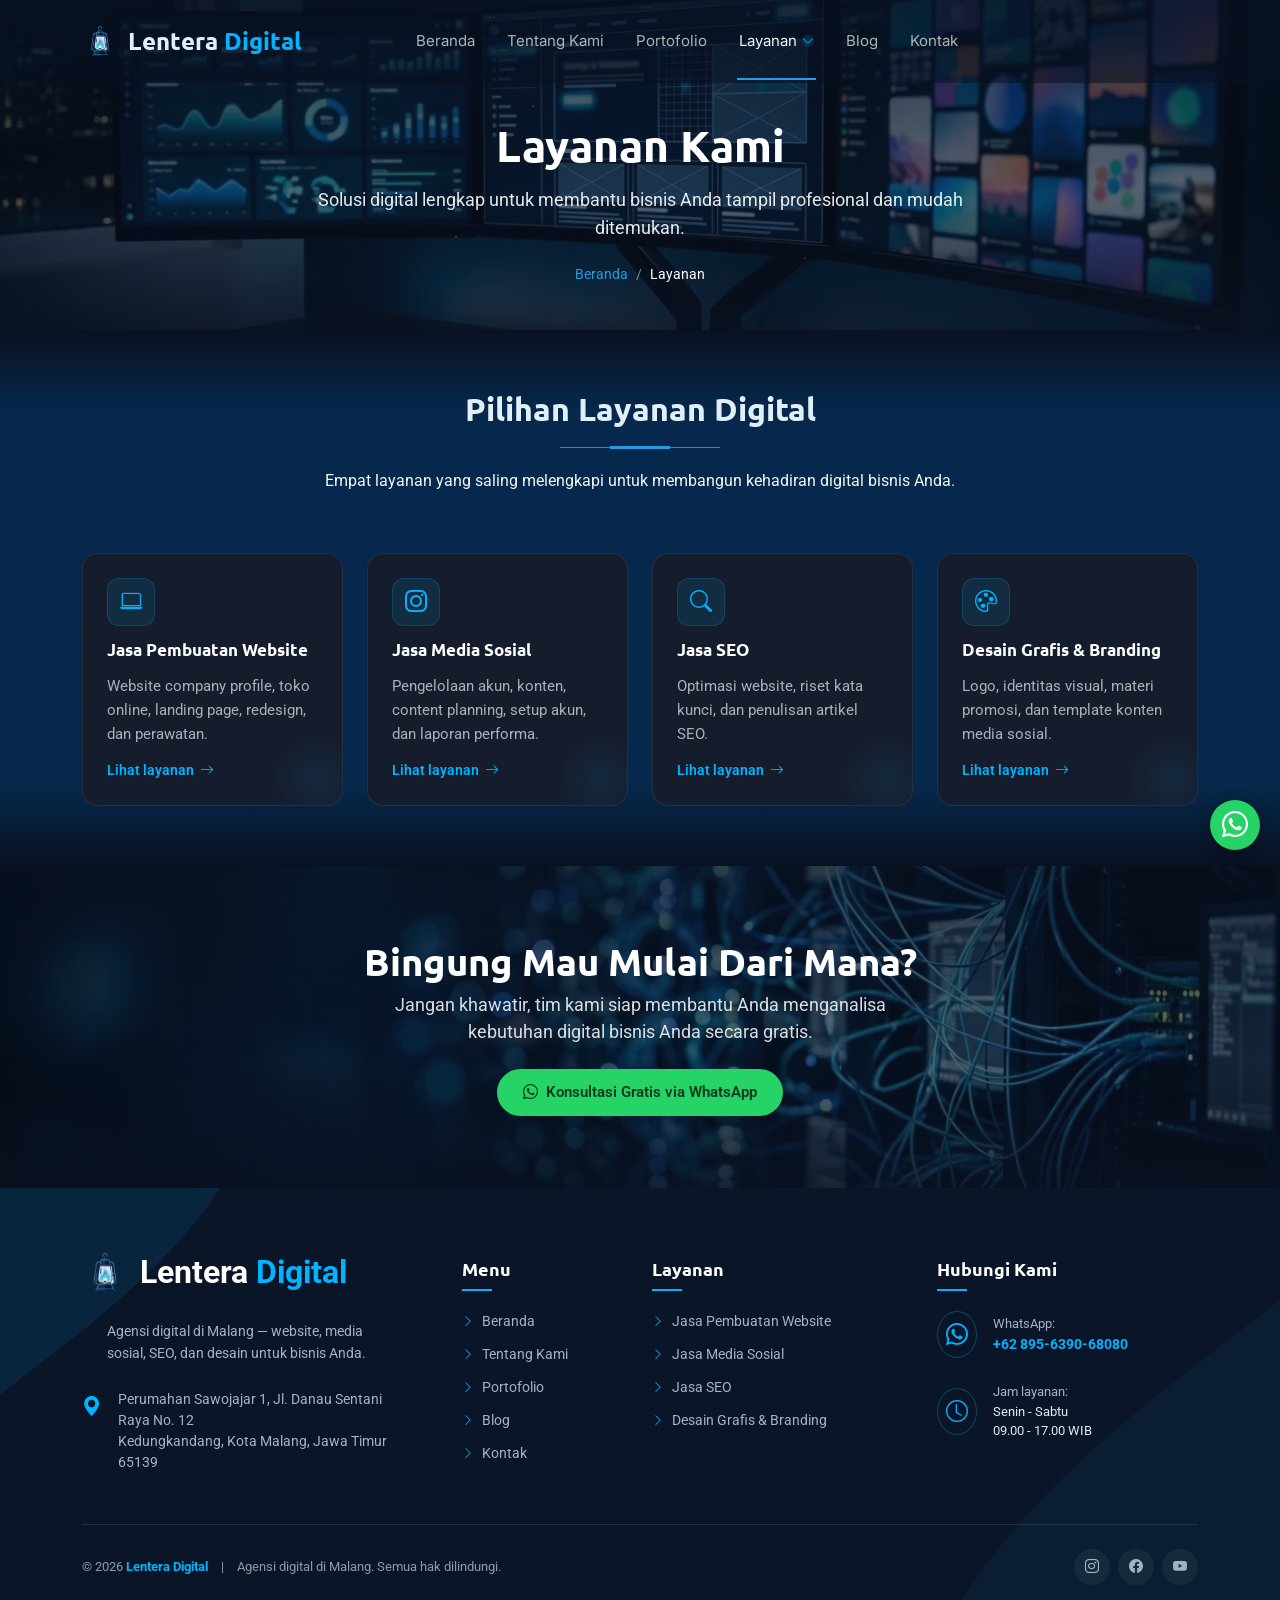
<file: layanan.html>
﻿<!DOCTYPE html>

<html lang="id">
<head>
<meta charset="utf-8"/>
  <link rel="icon" type="image/png" sizes="32x32" href="assets/img/favicon-32.png">
  <link rel="apple-touch-icon" sizes="180x180" href="assets/img/apple-touch-icon.png">
<meta content="width=device-width, initial-scale=1.0" name="viewport"/>
<title>Layanan Lengkap - Lentera Digital Malang</title>
<meta content="Layanan digital lengkap untuk bisnis Anda di Malang. Mulai dari pembuatan website, pengelolaan media sosial, SEO, hingga desain grafis dan branding." name="description"/>
<meta content="layanan agensi digital malang, jasa pembuatan website, jasa seo, jasa media sosial, desain grafis" name="keywords"/>
<meta content="Lentera Digital" name="author"/>
<meta content="index, follow" name="robots"/>
<meta content="#091121" name="theme-color"/>
<link href="https://www.lenteradigital.id/layanan.html" rel="canonical"/>
<link href="https://fonts.googleapis.com" rel="preconnect"/>
<link crossorigin="" href="https://fonts.gstatic.com" rel="preconnect"/>
<link href="https://fonts.googleapis.com/css2?family=Roboto:wght@400;500;700&amp;family=Inter:wght@400;500;600&amp;family=Ubuntu:wght@400;500;700&amp;display=swap" rel="stylesheet"/>
<link href="assets/vendor/bootstrap/css/bootstrap.min.css" rel="stylesheet"/>
<link href="assets/vendor/bootstrap-icons/bootstrap-icons.min.css" rel="stylesheet"/>
<link href="assets/css/main.css" rel="stylesheet"/>
<link href="assets/css/custom.css" rel="stylesheet"/>
<meta content="1200" property="og:image:width"/>
<meta content="630" property="og:image:height"/>
<meta content="Ilustrasi ruang kerja agensi digital" property="og:image:alt"/>
</head>
<body class="inner-page" data-wa="62895639068080">
<header class="header d-flex align-items-center fixed-top" id="header">
<div class="container position-relative d-flex align-items-center">
<a href="index.html" class="logo d-flex align-items-center"><img src="assets/img/logo.webp" alt="Lentera Digital Logo">
<span class="sitename">Lentera <span class="accent">Digital</span></span>
</a>
<nav aria-label="Menu utama" class="navmenu mx-auto" id="navmenu">
<ul>
<li><a class="" href="index.html">Beranda</a></li>
<li><a href="tentang-kami.html">Tentang Kami</a></li>
<li><a href="portofolio.html">Portofolio</a></li>
<li class="dropdown"><a class="active" href="layanan.html"><span>Layanan</span> <i class="bi bi-chevron-down toggle-dropdown"></i></a><ul><li><a href="layanan/website.html">Jasa Pembuatan Website</a></li><li><a href="layanan/media-sosial.html">Jasa Media Sosial</a></li><li><a href="layanan/seo.html">Jasa SEO</a></li><li><a href="layanan/desain-grafis.html">Desain Grafis &amp; Branding</a></li></ul></li>
<li><a href="blog.html">Blog</a></li>
<li><a href="kontak.html">Kontak</a></li>
</ul>
<i aria-expanded="false" aria-label="Buka menu" class="mobile-nav-toggle d-xl-none bi bi-list" role="button"></i>
</nav>
</div>
</header>
<main class="main">
<section class="page-hero" style="background-image:url('assets/img/hero/hero-layanan.webp')">
<div class="container">
<h1>Layanan Kami</h1>
<p>Solusi digital lengkap untuk membantu bisnis Anda tampil profesional dan mudah ditemukan.</p>
<nav aria-label="Breadcrumb"><ol><li><a href="index.html">Beranda</a></li><li aria-current="page">Layanan</li></ol></nav>
</div>
</section>
<section class="section" id="layanan" style="background: linear-gradient(to bottom, #091121 0%, #06284c 15%, #06284c 85%, #091121 100%);">
<div class="container section-title">
<h2>Pilihan Layanan Digital</h2>
<p>Empat layanan yang saling melengkapi untuk membangun kehadiran digital bisnis Anda.</p>
</div>
<div class="container">
<div class="row g-4">
<div class="col-md-6 col-lg-3"><a class="svc-card" href="layanan/website.html"><span class="ico"><i class="bi bi-laptop"></i></span><h3>Jasa Pembuatan Website</h3><p>Website company profile, toko online, landing page, redesign, dan perawatan.</p><span class="more">Lihat layanan <i class="bi bi-arrow-right"></i></span></a></div>
<div class="col-md-6 col-lg-3"><a class="svc-card" href="layanan/media-sosial.html"><span class="ico"><i class="bi bi-instagram"></i></span><h3>Jasa Media Sosial</h3><p>Pengelolaan akun, konten, content planning, setup akun, dan laporan performa.</p><span class="more">Lihat layanan <i class="bi bi-arrow-right"></i></span></a></div>
<div class="col-md-6 col-lg-3"><a class="svc-card" href="layanan/seo.html"><span class="ico"><i class="bi bi-search"></i></span><h3>Jasa SEO</h3><p>Optimasi website, riset kata kunci, dan penulisan artikel SEO.</p><span class="more">Lihat layanan <i class="bi bi-arrow-right"></i></span></a></div>
<div class="col-md-6 col-lg-3"><a class="svc-card" href="layanan/desain-grafis.html"><span class="ico"><i class="bi bi-palette"></i></span><h3>Desain Grafis &amp; Branding</h3><p>Logo, identitas visual, materi promosi, dan template konten media sosial.</p><span class="more">Lihat layanan <i class="bi bi-arrow-right"></i></span></a></div>
</div>
</div>
</section>
<section class="cta-img section" style="background-image:url('assets/img/cta-background.webp')">
<div class="container">
<h2>Bingung Mau Mulai Dari Mana?</h2>
<p>Jangan khawatir, tim kami siap membantu Anda menganalisa kebutuhan digital bisnis Anda secara gratis.</p>
<a class="btn-wa" href="https://wa.me/62895639068080?text=Halo%2C%20saya%20ingin%20konsultasi%20layanan%20Lentera%20Digital." rel="noopener" target="_blank"><i class="bi bi-whatsapp"></i> Konsultasi Gratis via WhatsApp</a>
</div>
</section>
</main>
<footer class="footer" id="footer" style="background-color: #0b1528; color: #b0c4de; position: relative; overflow: hidden; padding: 60px 0 20px; font-size: 14px;">
<!-- Wave decorations -->
<svg style="position: absolute; top: -50px; left: -50px; width: 300px; height: 300px; opacity: 0.1; pointer-events: none;" viewbox="0 0 200 200" xmlns="http://www.w3.org/2000/svg">
<path d="M0,0 L200,0 C150,100 50,150 0,200 Z" fill="#00b4ff"></path>
</svg>
<svg style="position: absolute; bottom: -50px; right: -50px; width: 400px; height: 400px; opacity: 0.05; pointer-events: none;" viewbox="0 0 200 200" xmlns="http://www.w3.org/2000/svg">
<path d="M200,200 L0,200 C50,100 150,50 200,0 Z" fill="#00b4ff"></path>
</svg>
<div class="container" style="position: relative; z-index: 1;">
<div class="row gy-4 mb-5">
<!-- Col 1 -->
<div class="col-lg-4 col-md-12 pe-lg-5">
<a class="d-flex align-items-center mb-4" href="index.html" style="text-decoration: none;"><img src="assets/img/logo.webp" alt="Lentera Digital" style="max-height:46px;width:auto;margin-right:12px;"><span style="font-size: 32px; font-weight: 700; color: #fff;">Lentera <span style="color: #00b4ff;">Digital</span></span>
</a>
<p style="color: #a0b4c8; line-height: 1.6; margin-bottom: 25px; padding-left: 25px;">Agensi digital di Malang — website, media sosial, SEO, dan desain untuk bisnis Anda.</p>
<div class="d-flex align-items-start gap-3">
<i class="bi bi-geo-alt-fill" style="color: #00b4ff; font-size: 20px; margin-top: 2px;"></i>
<p style="color: #a0b4c8; line-height: 1.5; margin: 0;">Perumahan Sawojajar 1, Jl. Danau Sentani Raya No. 12<br/>Kedungkandang, Kota Malang, Jawa Timur 65139</p>
</div>
</div>
<!-- Col 2 -->
<div class="col-lg-2 col-md-4" style="padding-top:10px;">
<h4 style="color: #fff; font-size: 18px; font-weight: 600; margin-bottom: 20px; position: relative; padding-bottom: 12px;">Menu
            <span style="position: absolute; left: 0; bottom: 0; width: 30px; height: 2px; background: #00b4ff;"></span>
</h4>
<ul class="footer-links-list" style="list-style: none; padding: 0; margin: 0;">
<li style="margin-bottom: 12px;"><a href="index.html" style="color: #a0b4c8; text-decoration: none; display: flex; align-items: center; gap: 8px; transition: color 0.3s;"><i class="bi bi-chevron-right" style="color: #00b4ff; font-size: 12px;"></i> Beranda</a></li>
<li style="margin-bottom: 12px;"><a href="tentang-kami.html" style="color: #a0b4c8; text-decoration: none; display: flex; align-items: center; gap: 8px; transition: color 0.3s;"><i class="bi bi-chevron-right" style="color: #00b4ff; font-size: 12px;"></i> Tentang Kami</a></li>
<li style="margin-bottom: 12px;"><a href="portofolio.html" style="color: #a0b4c8; text-decoration: none; display: flex; align-items: center; gap: 8px; transition: color 0.3s;"><i class="bi bi-chevron-right" style="color: #00b4ff; font-size: 12px;"></i> Portofolio</a></li>
<li style="margin-bottom: 12px;"><a href="blog.html" style="color: #a0b4c8; text-decoration: none; display: flex; align-items: center; gap: 8px; transition: color 0.3s;"><i class="bi bi-chevron-right" style="color: #00b4ff; font-size: 12px;"></i> Blog</a></li>
<li style="margin-bottom: 12px;"><a href="kontak.html" style="color: #a0b4c8; text-decoration: none; display: flex; align-items: center; gap: 8px; transition: color 0.3s;"><i class="bi bi-chevron-right" style="color: #00b4ff; font-size: 12px;"></i> Kontak</a></li>
</ul>
</div>
<!-- Col 3 -->
<div class="col-lg-3 col-md-4" style="padding-top:10px;">
<h4 style="color: #fff; font-size: 18px; font-weight: 600; margin-bottom: 20px; position: relative; padding-bottom: 12px;">Layanan
            <span style="position: absolute; left: 0; bottom: 0; width: 30px; height: 2px; background: #00b4ff;"></span>
</h4>
<ul class="footer-links-list" style="list-style: none; padding: 0; margin: 0;">
<li style="margin-bottom: 12px;"><a href="layanan/website.html" style="color: #a0b4c8; text-decoration: none; display: flex; align-items: center; gap: 8px; transition: color 0.3s;"><i class="bi bi-chevron-right" style="color: #00b4ff; font-size: 12px;"></i> Jasa Pembuatan Website</a></li>
<li style="margin-bottom: 12px;"><a href="layanan/media-sosial.html" style="color: #a0b4c8; text-decoration: none; display: flex; align-items: center; gap: 8px; transition: color 0.3s;"><i class="bi bi-chevron-right" style="color: #00b4ff; font-size: 12px;"></i> Jasa Media Sosial</a></li>
<li style="margin-bottom: 12px;"><a href="layanan/seo.html" style="color: #a0b4c8; text-decoration: none; display: flex; align-items: center; gap: 8px; transition: color 0.3s;"><i class="bi bi-chevron-right" style="color: #00b4ff; font-size: 12px;"></i> Jasa SEO</a></li>
<li style="margin-bottom: 12px;"><a href="layanan/desain-grafis.html" style="color: #a0b4c8; text-decoration: none; display: flex; align-items: center; gap: 8px; transition: color 0.3s;"><i class="bi bi-chevron-right" style="color: #00b4ff; font-size: 12px;"></i> Desain Grafis &amp; Branding</a></li>
</ul>
</div>
<!-- Col 4 -->
<div class="col-lg-3 col-md-4" style="padding-top:10px;">
<h4 style="color: #fff; font-size: 18px; font-weight: 600; margin-bottom: 20px; position: relative; padding-bottom: 12px;">Hubungi Kami
            <span style="position: absolute; left: 0; bottom: 0; width: 30px; height: 2px; background: #00b4ff;"></span>
</h4>
<div class="d-flex align-items-center gap-3 mb-4">
<i class="bi bi-whatsapp" style="color: #00b4ff; font-size: 22px; border: 1px solid rgba(0,180,255,0.3); border-radius: 50%; padding: 6px 8px;"></i>
<div>
<p style="color: #a0b4c8; margin: 0; font-size: 13px;">WhatsApp:</p>
<a href="https://wa.me/62895639068080" style="color: #00b4ff; font-weight: 700; text-decoration: none; font-size: 14px; display: inline-block; white-space: nowrap;">+62 895-6390-68080</a>
</div>
</div>
<div class="d-flex align-items-center gap-3">
<i class="bi bi-clock" style="color: #00b4ff; font-size: 22px; border: 1px solid rgba(0,180,255,0.3); border-radius: 50%; padding: 6px 8px;"></i>
<div>
<p style="color: #a0b4c8; margin: 0; font-size: 13px;">Jam layanan:</p>
<p style="color: #e0e8f0; margin: 0; font-size: 13px;">Senin - Sabtu<br/>09.00 - 17.00 WIB</p>
</div>
</div>
</div>
</div>
<div class="d-flex flex-column flex-md-row justify-content-between align-items-center pt-4" style="border-top: 1px solid rgba(255,255,255,0.1);">
<p style="color: #8a9ba8; margin: 0; font-size: 13px;">© 2026 <strong style="color:#00b4ff;">Lentera Digital</strong> <span style="margin:0 10px;">|</span> Agensi digital di Malang. Semua hak dilindungi.</p>
<div class="d-flex gap-2 mt-3 mt-md-0">
<a href="#" style="width: 36px; height: 36px; background: rgba(255,255,255,0.05); border-radius: 50%; display: flex; justify-content: center; align-items: center; color: #a0b4c8; text-decoration: none; transition: background 0.3s;"><i class="bi bi-instagram"></i></a>
<a href="#" style="width: 36px; height: 36px; background: rgba(255,255,255,0.05); border-radius: 50%; display: flex; justify-content: center; align-items: center; color: #a0b4c8; text-decoration: none; transition: background 0.3s;"><i class="bi bi-facebook"></i></a>
<a href="#" style="width: 36px; height: 36px; background: rgba(255,255,255,0.05); border-radius: 50%; display: flex; justify-content: center; align-items: center; color: #a0b4c8; text-decoration: none; transition: background 0.3s;"><i class="bi bi-youtube"></i></a>
</div>
</div>
</div>
<style>
      .footer-links-list li a:hover { color: #00b4ff !important; }
      .footer-links-list .bi-chevron-right { transition: transform 0.3s; }
      .footer-links-list li a:hover .bi-chevron-right { transform: translateX(4px); }
    </style>
</footer>
<a aria-label="Chat WhatsApp" class="float-wa" href="https://wa.me/62895639068080?text=Halo%2C%20saya%20ingin%20bertanya%20tentang%20layanan%20Lentera%20Digital." rel="noopener" target="_blank"><i class="bi bi-whatsapp"></i></a>
<a aria-label="Ke atas" class="scroll-top d-flex align-items-center justify-content-center" href="#" id="scroll-top"><i class="bi bi-arrow-up-short"></i></a>
<script src="assets/js/main.js"></script>
</body>
</html>
</file>
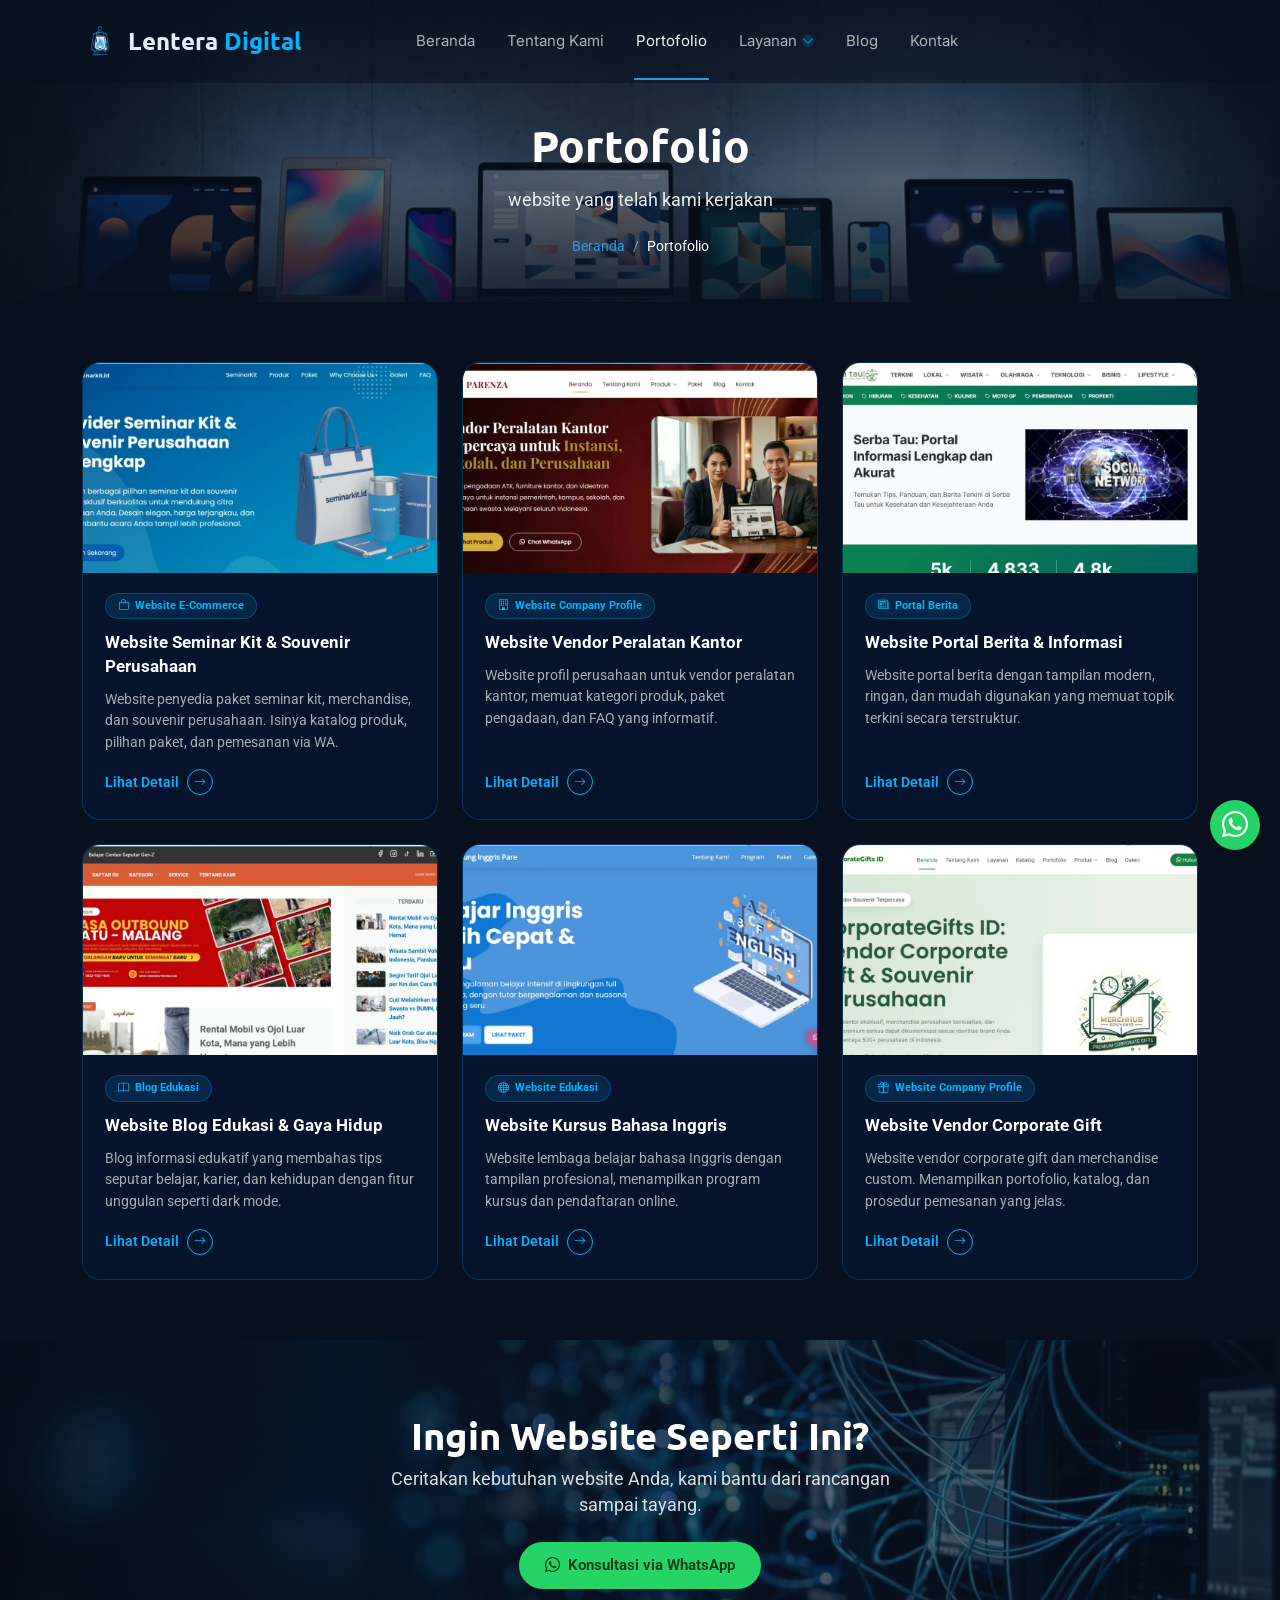
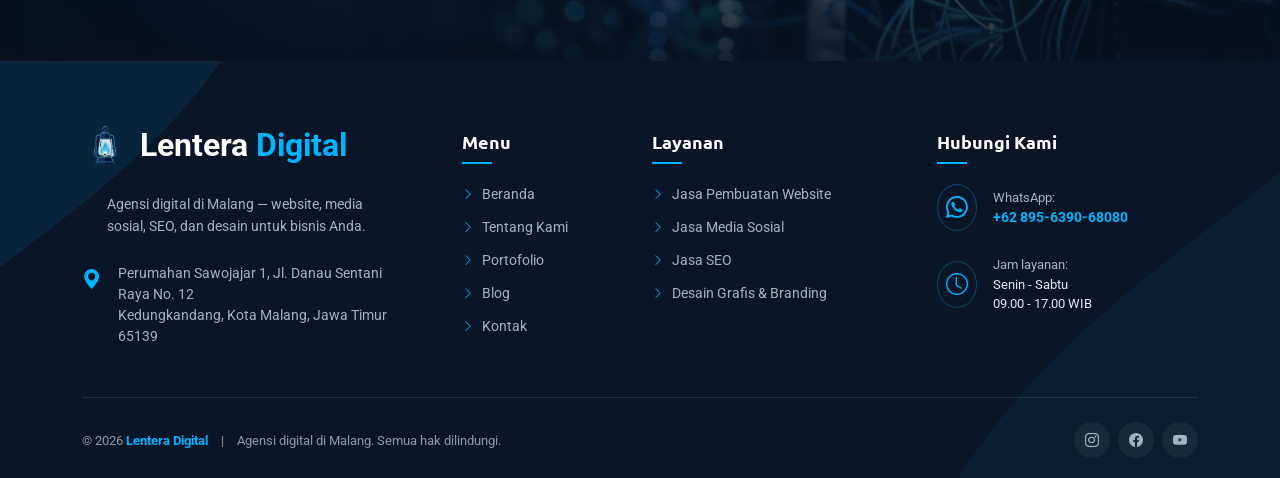
<file: portofolio.html>
﻿<!DOCTYPE html>

<html lang="id">
<head>
<meta charset="utf-8"/>
  <link rel="icon" type="image/png" sizes="32x32" href="assets/img/favicon-32.png">
  <link rel="apple-touch-icon" sizes="180x180" href="assets/img/apple-touch-icon.png">
<meta content="width=device-width, initial-scale=1.0" name="viewport"/>
<title>Portofolio Website | Lentera Digital Malang</title>
<meta content="Contoh website hasil kerja kami: vendor souvenir, peralatan kantor, portal berita, blog edukasi, dan kursus. Klik untuk melihat detail dan kunjungi websitenya." name="description"/>
<meta content="portofolio website, contoh website, hasil kerja pembuatan website, jasa pembuatan website malang" name="keywords"/>
<meta content="Lentera Digital" name="author"/>
<meta content="index, follow, max-image-preview:large, max-snippet:-1" name="robots"/>
<meta content="#091121" name="theme-color"/>
<link href="https://www.lenteradigital.id/portofolio.html" rel="canonical"/>
<meta content="ID-JI" name="geo.region"/>
<meta content="Malang" name="geo.placename"/>
<meta content="id_ID" property="og:locale"/>
<meta content="website" property="og:type"/>
<meta content="Lentera Digital" property="og:site_name"/>
<meta content="Portofolio Website | Lentera Digital Malang" property="og:title"/>
<meta content="Contoh website hasil kerja kami: vendor souvenir, peralatan kantor, portal berita, blog edukasi, dan kursus. Klik untuk melihat detail dan kunjungi websitenya." property="og:description"/>
<meta content="https://www.lenteradigital.id/portofolio.html" property="og:url"/>
<meta content="https://www.lenteradigital.id/assets/img/og-default.jpg" property="og:image"/>
<meta content="summary_large_image" name="twitter:card"/>
<meta content="Portofolio Website | Lentera Digital Malang" name="twitter:title"/>
<meta content="Contoh website hasil kerja kami: vendor souvenir, peralatan kantor, portal berita, blog edukasi, dan kursus. Klik untuk melihat detail dan kunjungi websitenya." name="twitter:description"/>
<meta content="https://www.lenteradigital.id/assets/img/og-default.jpg" name="twitter:image"/>
<link href="https://fonts.googleapis.com" rel="preconnect"/>
<link crossorigin="" href="https://fonts.gstatic.com" rel="preconnect"/>
<link href="https://fonts.googleapis.com/css2?family=Roboto:wght@400;500;700&amp;family=Inter:wght@400;500;600&amp;family=Ubuntu:wght@400;500;700&amp;family=Lora:ital,wght@0,400;0,600;1,400&amp;display=swap" rel="stylesheet"/>
<link href="assets/vendor/bootstrap/css/bootstrap.min.css" rel="stylesheet"/>
<link href="assets/vendor/bootstrap-icons/bootstrap-icons.min.css" rel="stylesheet"/>
<link href="assets/css/main.css" rel="stylesheet"/>
<link href="assets/css/custom.css" rel="stylesheet"/>
<script type="application/ld+json">{"@context": "https://schema.org", "@graph": [{"@type": ["Organization", "ProfessionalService"], "@id": "https://www.lenteradigital.id/#org", "name": "Lentera Digital", "url": "https://www.lenteradigital.id/", "logo": {"@type": "ImageObject", "url": "https://www.lenteradigital.id/assets/img/logo.webp", "width": 512, "height": 512}, "image": "https://www.lenteradigital.id/assets/img/og-default.jpg", "telephone": "+62 895-6390-68080", "priceRange": "$$", "description": "Agensi digital di Malang: jasa pembuatan website, media sosial, SEO, serta desain grafis dan branding.", "address": {"@type": "PostalAddress", "streetAddress": "Perumahan Sawojajar 1, Jl. Danau Sentani Raya No. 12", "addressLocality": "Kota Malang", "addressRegion": "Jawa Timur", "postalCode": "65139", "addressCountry": "ID"}, "areaServed": [{"@type": "City", "name": "Malang"}, {"@type": "Country", "name": "Indonesia"}], "openingHoursSpecification": [{"@type": "OpeningHoursSpecification", "dayOfWeek": ["Monday", "Tuesday", "Wednesday", "Thursday", "Friday", "Saturday"], "opens": "09:00", "closes": "17:00"}], "contactPoint": {"@type": "ContactPoint", "telephone": "+62 895-6390-68080", "contactType": "customer service", "availableLanguage": "Indonesian"}}, {"@type": "WebSite", "@id": "https://www.lenteradigital.id/#website", "url": "https://www.lenteradigital.id/", "name": "Lentera Digital", "inLanguage": "id-ID", "publisher": {"@id": "https://www.lenteradigital.id/#org"}}, {"@type": "BreadcrumbList", "itemListElement": [{"@type": "ListItem", "position": 1, "name": "Beranda", "item": "https://www.lenteradigital.id/"}, {"@type": "ListItem", "position": 2, "name": "Portofolio", "item": "https://www.lenteradigital.id/portofolio.html"}]}, {"@type": "CollectionPage", "@id": "https://www.lenteradigital.id/portofolio.html#page", "name": "Portofolio Website", "url": "https://www.lenteradigital.id/portofolio.html", "isPartOf": {"@id": "https://www.lenteradigital.id/#website"}, "mainEntity": {"@type": "ItemList", "itemListElement": [{"@type": "ListItem", "position": 1, "name": "Website Seminar Kit & Souvenir Perusahaan", "url": "https://www.seminarkit.id/"}, {"@type": "ListItem", "position": 2, "name": "Website Vendor Peralatan Kantor", "url": "https://peralatankantor.web.id/"}, {"@type": "ListItem", "position": 3, "name": "Website Portal Berita & Informasi", "url": "https://www.serbatau.web.id/"}, {"@type": "ListItem", "position": 4, "name": "Website Blog Edukasi & Gaya Hidup", "url": "https://www.wayahsinau.web.id/"}, {"@type": "ListItem", "position": 5, "name": "Website Kursus Bahasa Inggris", "url": "https://www.kampunginggrispare.web.id/"}, {"@type": "ListItem", "position": 6, "name": "Website Vendor Corporate Gift", "url": "https://corporategifts.id/"}]}}]}</script>
<meta content="1200" property="og:image:width"/>
<meta content="630" property="og:image:height"/>
<meta content="Ilustrasi ruang kerja agensi digital" property="og:image:alt"/>
</head>
<body class="inner-page" data-wa="62895639068080">
<header class="header d-flex align-items-center fixed-top" id="header">
<div class="container position-relative d-flex align-items-center">
<a aria-label="Lentera Digital - Beranda" class="logo d-flex align-items-center" href="index.html">
<img src="assets/img/logo.webp" alt="Lentera Digital">
<span class="sitename">Lentera <span class="accent">Digital</span></span>
</a>
<nav aria-label="Menu utama" class="navmenu mx-auto" id="navmenu">
<ul>
<li><a class="" href="index.html">Beranda</a></li>
<li><a href="tentang-kami.html">Tentang Kami</a></li>
<li><a class="active" href="portofolio.html">Portofolio</a></li>
<li class="dropdown"><a href="layanan.html"><span>Layanan</span> <i class="bi bi-chevron-down toggle-dropdown"></i></a><ul><li><a href="layanan/website.html">Jasa Pembuatan Website</a></li><li><a href="layanan/media-sosial.html">Jasa Media Sosial</a></li><li><a href="layanan/seo.html">Jasa SEO</a></li><li><a href="layanan/desain-grafis.html">Desain Grafis &amp; Branding</a></li></ul></li>
<li><a href="blog.html">Blog</a></li>
<li><a href="kontak.html">Kontak</a></li>
</ul>
<i aria-expanded="false" aria-label="Buka menu" class="mobile-nav-toggle d-xl-none bi bi-list" role="button"></i>
</nav>
</div>
</header>
<main class="main">
<section class="page-hero" style="background-image:url('assets/img/hero/hero-portofolio.webp')">
<div class="container">
<h1>Portofolio</h1>
<p>website yang telah kami kerjakan</p>
<nav aria-label="Breadcrumb">
<ol>
<li><a href="index.html">Beranda</a></li>
<li aria-current="page">Portofolio</li>
</ol>
</nav>
</div>
</section>
<section class="section" id="proyek">
<style>
        .port-card-new {
          position: relative;
          background: rgba(6, 20, 50, 0.75);
          border: 1px solid rgba(0, 180, 255, 0.2);
          border-radius: 18px;
          overflow: hidden;
          display: flex;
          flex-direction: column;
          text-align: left;
          color: inherit;
          width: 100%;
          height: 100%;
          transition: transform 0.3s ease, box-shadow 0.3s ease, border-color 0.3s ease;
          backdrop-filter: blur(8px);
        }

        .port-card-new:hover {
          transform: translateY(-6px);
          box-shadow: 0 20px 40px rgba(0, 180, 255, 0.12);
          border-color: rgba(0, 180, 255, 0.5);
        }

        .port-card-new .pc-img-wrap {
          overflow: hidden;
          position: relative;
          height: 210px;
        }

        .port-card-new .pc-img-wrap img {
          width: 100%;
          height: 100%;
          object-fit: cover;
          display: block;
          transition: transform 0.4s ease;
        }

        .port-card-new:hover .pc-img-wrap img {
          transform: scale(1.04);
        }

        .port-card-new .pc-body {
          padding: 20px 22px 24px;
          display: flex;
          flex-direction: column;
          flex-grow: 1;
        }

        .port-card-new .pc-cat {
          display: inline-flex;
          align-items: center;
          gap: 6px;
          background: rgba(0, 180, 255, 0.12);
          border: 1px solid rgba(0, 180, 255, 0.25);
          color: #00b4ff;
          font-size: 11px;
          font-weight: 700;
          padding: 4px 12px;
          border-radius: 50px;
          margin-bottom: 12px;
          width: fit-content;
        }

        .port-card-new .pc-title {
          font-size: 17px;
          font-weight: 700;
          color: #fff;
          line-height: 1.4;
          margin-bottom: 10px;
        }

        .port-card-new .pc-desc {
          font-size: 13.5px;
          color: rgba(255, 255, 255, 0.65);
          line-height: 1.6;
          margin-bottom: 16px;
          flex-grow: 1;
        }

        .port-card-new .pc-link {
          display: inline-flex;
          align-items: center;
          gap: 8px;
          color: #00b4ff;
          font-size: 14px;
          font-weight: 600;
          cursor: pointer;
          text-decoration: none;
        }

        .port-card-new .pc-link .pc-link-circle {
          width: 26px;
          height: 26px;
          border-radius: 50%;
          border: 1.5px solid #00b4ff;
          display: flex;
          align-items: center;
          justify-content: center;
          font-size: 12px;
          transition: background 0.2s;
        }

        .port-card-new:hover .pc-link .pc-link-circle {
          background: #00b4ff;
          color: #fff;
        }

        .pc-title-link {
          color: #fff;
          text-decoration: none;
          cursor: pointer;
        }

        .pc-title-link:hover {
          color: #00b4ff;
        }
      </style>
<div class="container">
<div class="row g-4">
<div class="col-md-6 col-lg-4">
<div class="port-card-new">
<div class="pc-img-wrap">
<img alt="Tampilan Website Seminar Kit &amp; Souvenir Perusahaan" height="557" loading="lazy" src="assets/img/portfolio/seminar-kit.webp" width="1200"/>
</div>
<div class="pc-body">
<span class="pc-cat"><i class="bi bi-bag"></i> Website E-Commerce</span>
<div class="pc-title"><a class="pc-title-link" data-popup="d-seminar-kit" href="javascript:void(0);">Website Seminar Kit &amp; Souvenir Perusahaan</a></div>
<div class="pc-desc">Website penyedia paket seminar kit, merchandise, dan souvenir perusahaan. Isinya
                  katalog produk, pilihan paket, dan pemesanan via WA.</div>
<a class="pc-link" data-popup="d-seminar-kit" href="javascript:void(0);">Lihat Detail <span class="pc-link-circle"><i class="bi bi-arrow-right"></i></span></a>
</div>
</div>
</div>
<div class="col-md-6 col-lg-4">
<div class="port-card-new">
<div class="pc-img-wrap">
<img alt="Tampilan Website Vendor Peralatan Kantor" height="557" loading="lazy" src="assets/img/portfolio/peralatan-kantor.webp" width="1200"/>
</div>
<div class="pc-body">
<span class="pc-cat"><i class="bi bi-building"></i> Website Company Profile</span>
<div class="pc-title"><a class="pc-title-link" data-popup="d-peralatan-kantor" href="javascript:void(0);">Website Vendor Peralatan Kantor</a></div>
<div class="pc-desc">Website profil perusahaan untuk vendor peralatan kantor, memuat kategori produk,
                  paket pengadaan, dan FAQ yang informatif.</div>
<a class="pc-link" data-popup="d-peralatan-kantor" href="javascript:void(0);">Lihat Detail <span class="pc-link-circle"><i class="bi bi-arrow-right"></i></span></a>
</div>
</div>
</div>
<div class="col-md-6 col-lg-4">
<div class="port-card-new">
<div class="pc-img-wrap">
<img alt="Tampilan Website Portal Berita &amp; Informasi" height="557" loading="lazy" src="assets/img/portfolio/portal-berita.webp" width="1200"/>
</div>
<div class="pc-body">
<span class="pc-cat"><i class="bi bi-newspaper"></i> Portal Berita</span>
<div class="pc-title"><a class="pc-title-link" data-popup="d-portal-berita" href="javascript:void(0);">Website Portal Berita &amp; Informasi</a></div>
<div class="pc-desc">Website portal berita dengan tampilan modern, ringan, dan mudah digunakan yang
                  memuat topik terkini secara terstruktur.</div>
<a class="pc-link" data-popup="d-portal-berita" href="javascript:void(0);">Lihat Detail <span class="pc-link-circle"><i class="bi bi-arrow-right"></i></span></a>
</div>
</div>
</div>
<div class="col-md-6 col-lg-4">
<div class="port-card-new">
<div class="pc-img-wrap">
<img alt="Tampilan Website Blog Edukasi &amp; Gaya Hidup" height="557" loading="lazy" src="assets/img/portfolio/portal-edukasi.webp" width="1200"/>
</div>
<div class="pc-body">
<span class="pc-cat"><i class="bi bi-book"></i> Blog Edukasi</span>
<div class="pc-title"><a class="pc-title-link" data-popup="d-portal-edukasi" href="javascript:void(0);">Website Blog Edukasi &amp; Gaya Hidup</a></div>
<div class="pc-desc">Blog informasi edukatif yang membahas tips seputar belajar, karier, dan kehidupan
                  dengan fitur unggulan seperti dark mode.</div>
<a class="pc-link" data-popup="d-portal-edukasi" href="javascript:void(0);">Lihat Detail <span class="pc-link-circle"><i class="bi bi-arrow-right"></i></span></a>
</div>
</div>
</div>
<div class="col-md-6 col-lg-4">
<div class="port-card-new">
<div class="pc-img-wrap">
<img alt="Tampilan Website Kursus Bahasa Inggris" height="557" loading="lazy" src="assets/img/portfolio/kursus-bahasa-inggris.webp" width="1200"/>
</div>
<div class="pc-body">
<span class="pc-cat"><i class="bi bi-globe"></i> Website Edukasi</span>
<div class="pc-title"><a class="pc-title-link" data-popup="d-kursus-bahasa-inggris" href="javascript:void(0);">Website Kursus Bahasa Inggris</a></div>
<div class="pc-desc">Website lembaga belajar bahasa Inggris dengan tampilan profesional, menampilkan
                  program kursus dan pendaftaran online.</div>
<a class="pc-link" data-popup="d-kursus-bahasa-inggris" href="javascript:void(0);">Lihat Detail <span class="pc-link-circle"><i class="bi bi-arrow-right"></i></span></a>
</div>
</div>
</div>
<div class="col-md-6 col-lg-4">
<div class="port-card-new">
<div class="pc-img-wrap">
<img alt="Tampilan Website Vendor Corporate Gift" height="557" loading="lazy" src="assets/img/portfolio/corporate-gifts.webp" width="1200"/>
</div>
<div class="pc-body">
<span class="pc-cat"><i class="bi bi-gift"></i> Website Company Profile</span>
<div class="pc-title"><a class="pc-title-link" data-popup="d-corporate-gifts" href="javascript:void(0);">Website Vendor Corporate Gift</a></div>
<div class="pc-desc">Website vendor corporate gift dan merchandise custom. Menampilkan portofolio,
                  katalog, dan prosedur pemesanan yang jelas.</div>
<a class="pc-link" data-popup="d-corporate-gifts" href="javascript:void(0);">Lihat Detail <span class="pc-link-circle"><i class="bi bi-arrow-right"></i></span></a>
</div>
</div>
</div>
</div>
</div>
</section>
<section class="cta-img section" style="background-image:url('assets/img/cta-background.webp')">
<div class="container">
<h2>Ingin Website Seperti Ini?</h2>
<p>Ceritakan kebutuhan website Anda, kami bantu dari rancangan sampai tayang.</p>
<a class="btn-wa" href="https://wa.me/62895639068080?text=Halo%2C%20saya%20ingin%20konsultasi%20tentang%20layanan%20Lentera%20Digital." rel="noopener" target="_blank"><i class="bi bi-whatsapp"></i> Konsultasi via WhatsApp</a>
</div>
</section>
<div aria-hidden="true" hidden="">
<div hidden="" id="d-seminar-kit">
<img alt="Tampilan Website Seminar Kit &amp; Souvenir Perusahaan" height="557" src="assets/img/portfolio/seminar-kit.webp" width="1200"/>
<div class="port-tag"><i class="bi bi-star-fill"></i> Website</div>
<h3 class="popup-title">Website Seminar Kit &amp; Souvenir Perusahaan</h3>
<p class="popup-desc">Website penyedia paket seminar kit, merchandise, dan souvenir perusahaan. Isinya katalog
          produk seperti notebook, tumbler, tas, dan pulpen, pilihan paket, galeri, FAQ, serta blog, dengan tombol pesan
          langsung lewat WhatsApp.</p>
<div class="popup-actions-new" style="margin-left:0;">
<a class="btn-wa-blue" href="https://www.seminarkit.id/" rel="noopener" target="_blank">
<i class="bi bi-globe"></i> Kunjungi Website <i class="bi bi-arrow-right"></i>
</a>
</div>
</div>
<div hidden="" id="d-peralatan-kantor">
<img alt="Tampilan Website Vendor Peralatan Kantor" height="557" src="assets/img/portfolio/peralatan-kantor.webp" width="1200"/>
<div class="port-tag"><i class="bi bi-star-fill"></i> Website</div>
<h3 class="popup-title">Website Vendor Peralatan Kantor</h3>
<p class="popup-desc">Website vendor pengadaan ATK, furniture kantor, dan videotron untuk instansi, sekolah,
          kampus, dan perusahaan. Memuat kategori produk, paket pengadaan, profil perusahaan, FAQ, dan blog.</p>
<div class="popup-actions-new" style="margin-left:0;">
<a class="btn-wa-blue" href="https://peralatankantor.web.id/" rel="noopener" target="_blank">
<i class="bi bi-globe"></i> Kunjungi Website <i class="bi bi-arrow-right"></i>
</a>
</div>
</div>
<div hidden="" id="d-portal-berita">
<img alt="Tampilan Website Portal Berita &amp; Informasi" height="557" src="assets/img/portfolio/portal-berita.webp" width="1200"/>
<div class="port-tag"><i class="bi bi-star-fill"></i> Website</div>
<h3 class="popup-title">Website Portal Berita &amp; Informasi</h3>
<p class="popup-desc">Portal berita dan informasi yang membahas banyak topik: teknologi, bisnis, wisata,
          olahraga, kesehatan, dan gaya hidup, dengan kategori yang tertata dan artikel terbaru di beranda.</p>
<div class="popup-actions-new" style="margin-left:0;">
<a class="btn-wa-blue" href="https://www.serbatau.web.id/" rel="noopener" target="_blank">
<i class="bi bi-globe"></i> Kunjungi Website <i class="bi bi-arrow-right"></i>
</a>
</div>
</div>
<div hidden="" id="d-portal-edukasi">
<img alt="Tampilan Website Blog Edukasi &amp; Gaya Hidup" height="557" src="assets/img/portfolio/portal-edukasi.webp" width="1200"/>
<div class="port-tag"><i class="bi bi-star-fill"></i> Website</div>
<h3 class="popup-title">Website Blog Edukasi &amp; Gaya Hidup</h3>
<p class="popup-desc">Blog informasi untuk anak muda yang membahas tips seputar belajar, karier, dan kehidupan
          sehari-hari, lengkap dengan daftar isi, kategori artikel, dan mode gelap.</p>
<div class="popup-actions-new" style="margin-left:0;">
<a class="btn-wa-blue" href="https://www.wayahsinau.web.id/" rel="noopener" target="_blank">
<i class="bi bi-globe"></i> Kunjungi Website <i class="bi bi-arrow-right"></i>
</a>
</div>
</div>
<div hidden="" id="d-kursus-bahasa-inggris">
<img alt="Tampilan Website Kursus Bahasa Inggris" height="557" src="assets/img/portfolio/kursus-bahasa-inggris.webp" width="1200"/>
<div class="port-tag"><i class="bi bi-star-fill"></i> Website</div>
<h3 class="popup-title">Website Kursus Bahasa Inggris</h3>
<p class="popup-desc">Website lembaga belajar bahasa Inggris di lingkungan English Area. Menampilkan program
          belajar, pilihan paket, galeri kegiatan, dan blog, dengan tombol live support WhatsApp.</p>
<div class="popup-actions-new" style="margin-left:0;">
<a class="btn-wa-blue" href="https://www.kampunginggrispare.web.id/" rel="noopener" target="_blank">
<i class="bi bi-globe"></i> Kunjungi Website <i class="bi bi-arrow-right"></i>
</a>
</div>
</div>
<div hidden="" id="d-corporate-gifts">
<img alt="Tampilan Website Vendor Corporate Gift" height="557" src="assets/img/portfolio/corporate-gifts.webp" width="1200"/>
<div class="port-tag"><i class="bi bi-star-fill"></i> Website</div>
<h3 class="popup-title">Website Vendor Corporate Gift</h3>
<p class="popup-desc">Website vendor corporate gift, merchandise, dan hampers perusahaan yang bisa dikustomisasi
          sesuai identitas brand, dengan katalog, layanan, portofolio, galeri, dan blog.</p>
<div class="popup-actions-new" style="margin-left:0;">
<a class="btn-wa-blue" href="https://corporategifts.id/" rel="noopener" target="_blank">
<i class="bi bi-globe"></i> Kunjungi Website <i class="bi bi-arrow-right"></i>
</a>
</div>
</div>
</div>
</main>
<footer class="footer" id="footer" style="background-color: #0b1528; color: #b0c4de; position: relative; overflow: hidden; padding: 60px 0 20px; font-size: 14px;">
<!-- Wave decorations -->
<svg style="position: absolute; top: -50px; left: -50px; width: 300px; height: 300px; opacity: 0.1; pointer-events: none;" viewbox="0 0 200 200" xmlns="http://www.w3.org/2000/svg">
<path d="M0,0 L200,0 C150,100 50,150 0,200 Z" fill="#00b4ff"></path>
</svg>
<svg style="position: absolute; bottom: -50px; right: -50px; width: 400px; height: 400px; opacity: 0.05; pointer-events: none;" viewbox="0 0 200 200" xmlns="http://www.w3.org/2000/svg">
<path d="M200,200 L0,200 C50,100 150,50 200,0 Z" fill="#00b4ff"></path>
</svg>
<div class="container" style="position: relative; z-index: 1;">
<div class="row gy-4 mb-5">
<!-- Col 1 -->
<div class="col-lg-4 col-md-12 pe-lg-5">
<a class="d-flex align-items-center mb-4" href="index.html" style="text-decoration: none;"><img src="assets/img/logo.webp" alt="Lentera Digital" style="max-height:46px;width:auto;margin-right:12px;"><span style="font-size: 32px; font-weight: 700; color: #fff;">Lentera <span style="color: #00b4ff;">Digital</span></span>
</a>
<p style="color: #a0b4c8; line-height: 1.6; margin-bottom: 25px; padding-left: 25px;">Agensi digital di Malang — website, media sosial, SEO, dan desain untuk bisnis Anda.</p>
<div class="d-flex align-items-start gap-3">
<i class="bi bi-geo-alt-fill" style="color: #00b4ff; font-size: 20px; margin-top: 2px;"></i>
<p style="color: #a0b4c8; line-height: 1.5; margin: 0;">Perumahan Sawojajar 1, Jl. Danau Sentani Raya No. 12<br/>Kedungkandang, Kota Malang, Jawa Timur 65139</p>
</div>
</div>
<!-- Col 2 -->
<div class="col-lg-2 col-md-4" style="padding-top:10px;">
<h4 style="color: #fff; font-size: 18px; font-weight: 600; margin-bottom: 20px; position: relative; padding-bottom: 12px;">Menu
            <span style="position: absolute; left: 0; bottom: 0; width: 30px; height: 2px; background: #00b4ff;"></span>
</h4>
<ul class="footer-links-list" style="list-style: none; padding: 0; margin: 0;">
<li style="margin-bottom: 12px;"><a href="index.html" style="color: #a0b4c8; text-decoration: none; display: flex; align-items: center; gap: 8px; transition: color 0.3s;"><i class="bi bi-chevron-right" style="color: #00b4ff; font-size: 12px;"></i> Beranda</a></li>
<li style="margin-bottom: 12px;"><a href="tentang-kami.html" style="color: #a0b4c8; text-decoration: none; display: flex; align-items: center; gap: 8px; transition: color 0.3s;"><i class="bi bi-chevron-right" style="color: #00b4ff; font-size: 12px;"></i> Tentang Kami</a></li>
<li style="margin-bottom: 12px;"><a href="portofolio.html" style="color: #a0b4c8; text-decoration: none; display: flex; align-items: center; gap: 8px; transition: color 0.3s;"><i class="bi bi-chevron-right" style="color: #00b4ff; font-size: 12px;"></i> Portofolio</a></li>
<li style="margin-bottom: 12px;"><a href="blog.html" style="color: #a0b4c8; text-decoration: none; display: flex; align-items: center; gap: 8px; transition: color 0.3s;"><i class="bi bi-chevron-right" style="color: #00b4ff; font-size: 12px;"></i> Blog</a></li>
<li style="margin-bottom: 12px;"><a href="kontak.html" style="color: #a0b4c8; text-decoration: none; display: flex; align-items: center; gap: 8px; transition: color 0.3s;"><i class="bi bi-chevron-right" style="color: #00b4ff; font-size: 12px;"></i> Kontak</a></li>
</ul>
</div>
<!-- Col 3 -->
<div class="col-lg-3 col-md-4" style="padding-top:10px;">
<h4 style="color: #fff; font-size: 18px; font-weight: 600; margin-bottom: 20px; position: relative; padding-bottom: 12px;">Layanan
            <span style="position: absolute; left: 0; bottom: 0; width: 30px; height: 2px; background: #00b4ff;"></span>
</h4>
<ul class="footer-links-list" style="list-style: none; padding: 0; margin: 0;">
<li style="margin-bottom: 12px;"><a href="layanan/website.html" style="color: #a0b4c8; text-decoration: none; display: flex; align-items: center; gap: 8px; transition: color 0.3s;"><i class="bi bi-chevron-right" style="color: #00b4ff; font-size: 12px;"></i> Jasa Pembuatan Website</a></li>
<li style="margin-bottom: 12px;"><a href="layanan/media-sosial.html" style="color: #a0b4c8; text-decoration: none; display: flex; align-items: center; gap: 8px; transition: color 0.3s;"><i class="bi bi-chevron-right" style="color: #00b4ff; font-size: 12px;"></i> Jasa Media Sosial</a></li>
<li style="margin-bottom: 12px;"><a href="layanan/seo.html" style="color: #a0b4c8; text-decoration: none; display: flex; align-items: center; gap: 8px; transition: color 0.3s;"><i class="bi bi-chevron-right" style="color: #00b4ff; font-size: 12px;"></i> Jasa SEO</a></li>
<li style="margin-bottom: 12px;"><a href="layanan/desain-grafis.html" style="color: #a0b4c8; text-decoration: none; display: flex; align-items: center; gap: 8px; transition: color 0.3s;"><i class="bi bi-chevron-right" style="color: #00b4ff; font-size: 12px;"></i> Desain Grafis &amp; Branding</a></li>
</ul>
</div>
<!-- Col 4 -->
<div class="col-lg-3 col-md-4" style="padding-top:10px;">
<h4 style="color: #fff; font-size: 18px; font-weight: 600; margin-bottom: 20px; position: relative; padding-bottom: 12px;">Hubungi Kami
            <span style="position: absolute; left: 0; bottom: 0; width: 30px; height: 2px; background: #00b4ff;"></span>
</h4>
<div class="d-flex align-items-center gap-3 mb-4">
<i class="bi bi-whatsapp" style="color: #00b4ff; font-size: 22px; border: 1px solid rgba(0,180,255,0.3); border-radius: 50%; padding: 6px 8px;"></i>
<div>
<p style="color: #a0b4c8; margin: 0; font-size: 13px;">WhatsApp:</p>
<a href="https://wa.me/62895639068080" style="color: #00b4ff; font-weight: 700; text-decoration: none; font-size: 14px; display: inline-block; white-space: nowrap;">+62 895-6390-68080</a>
</div>
</div>
<div class="d-flex align-items-center gap-3">
<i class="bi bi-clock" style="color: #00b4ff; font-size: 22px; border: 1px solid rgba(0,180,255,0.3); border-radius: 50%; padding: 6px 8px;"></i>
<div>
<p style="color: #a0b4c8; margin: 0; font-size: 13px;">Jam layanan:</p>
<p style="color: #e0e8f0; margin: 0; font-size: 13px;">Senin - Sabtu<br/>09.00 - 17.00 WIB</p>
</div>
</div>
</div>
</div>
<div class="d-flex flex-column flex-md-row justify-content-between align-items-center pt-4" style="border-top: 1px solid rgba(255,255,255,0.1);">
<p style="color: #8a9ba8; margin: 0; font-size: 13px;">© 2026 <strong style="color:#00b4ff;">Lentera Digital</strong> <span style="margin:0 10px;">|</span> Agensi digital di Malang. Semua hak dilindungi.</p>
<div class="d-flex gap-2 mt-3 mt-md-0">
<a href="#" style="width: 36px; height: 36px; background: rgba(255,255,255,0.05); border-radius: 50%; display: flex; justify-content: center; align-items: center; color: #a0b4c8; text-decoration: none; transition: background 0.3s;"><i class="bi bi-instagram"></i></a>
<a href="#" style="width: 36px; height: 36px; background: rgba(255,255,255,0.05); border-radius: 50%; display: flex; justify-content: center; align-items: center; color: #a0b4c8; text-decoration: none; transition: background 0.3s;"><i class="bi bi-facebook"></i></a>
<a href="#" style="width: 36px; height: 36px; background: rgba(255,255,255,0.05); border-radius: 50%; display: flex; justify-content: center; align-items: center; color: #a0b4c8; text-decoration: none; transition: background 0.3s;"><i class="bi bi-youtube"></i></a>
</div>
</div>
</div>
<style>
      .footer-links-list li a:hover { color: #00b4ff !important; }
      .footer-links-list .bi-chevron-right { transition: transform 0.3s; }
      .footer-links-list li a:hover .bi-chevron-right { transform: translateX(4px); }
    </style>
</footer>
<a aria-label="Chat WhatsApp" class="float-wa" href="https://wa.me/62895639068080?text=Halo%2C%20saya%20ingin%20bertanya%20tentang%20layanan%20Lentera%20Digital." rel="noopener" target="_blank"><i class="bi bi-whatsapp"></i></a>
<a aria-label="Ke atas" class="scroll-top d-flex align-items-center justify-content-center" href="#" id="scroll-top"><i class="bi bi-arrow-up-short"></i></a>
<dialog aria-label="Detail" class="popup" id="popup">
<button aria-label="Tutup" class="popup-close" type="button"><i class="bi bi-x-lg"></i></button>
<div class="popup-body"></div>
</dialog>
<script src="assets/js/main.js"></script>
</body>
</html>
</file>
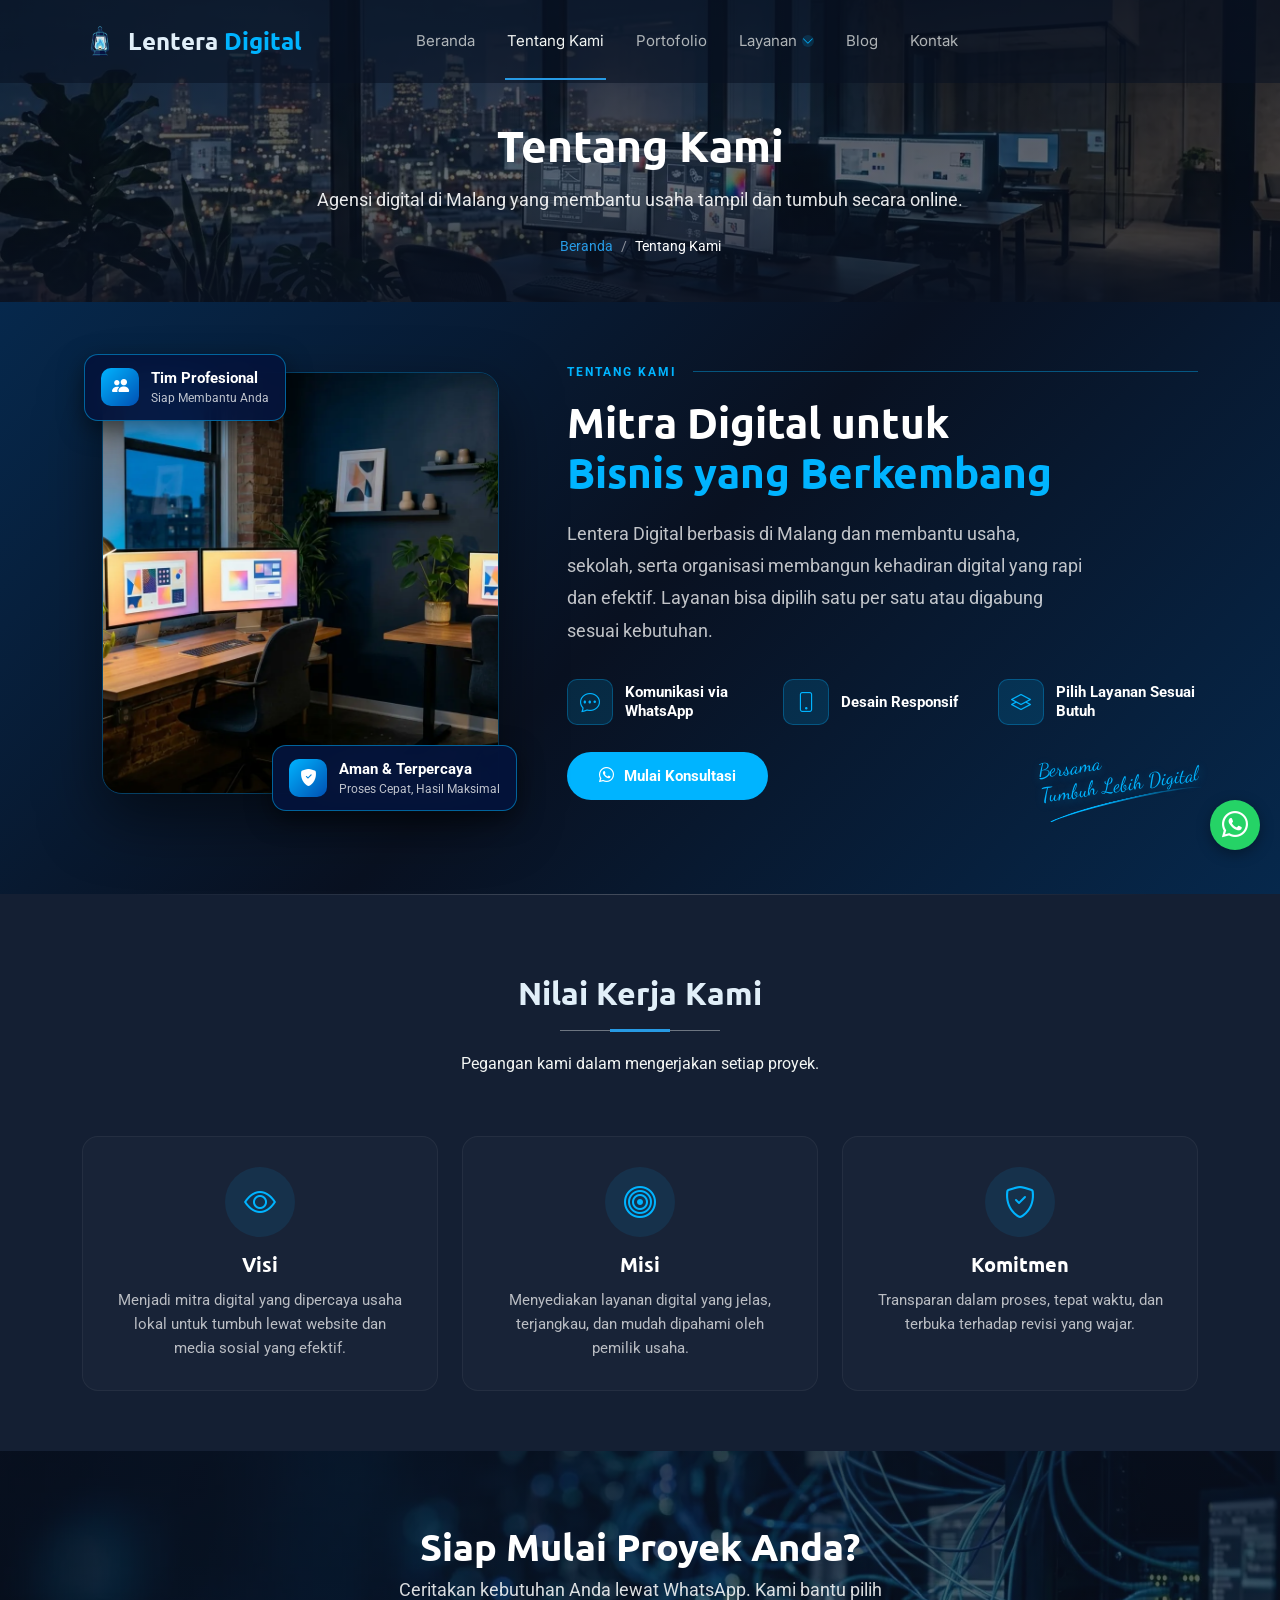
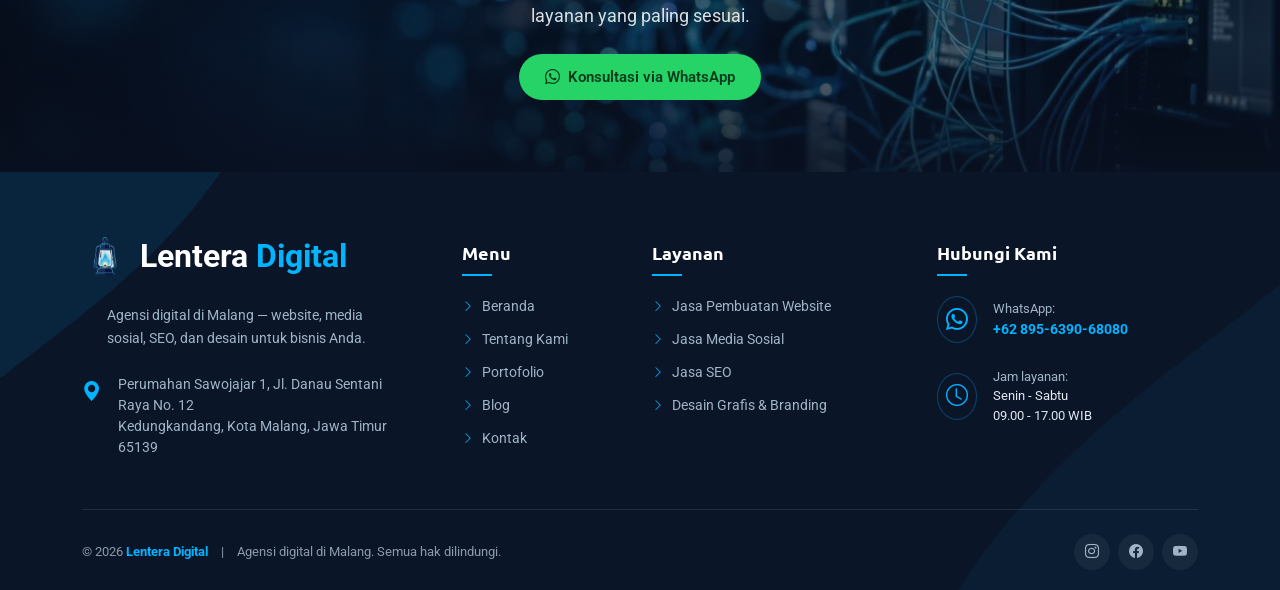
<file: tentang-kami.html>
﻿<!DOCTYPE html>

<html lang="id">
<head>
<meta charset="utf-8"/>
  <link rel="icon" type="image/png" sizes="32x32" href="assets/img/favicon-32.png">
  <link rel="apple-touch-icon" sizes="180x180" href="assets/img/apple-touch-icon.png">
<meta content="width=device-width, initial-scale=1.0" name="viewport"/>
<title>Tentang Kami | Lentera Digital Agensi Digital Malang</title>
<meta content="Kenali Lentera Digital, agensi digital di Malang yang membantu bisnis lewat pembuatan website, pengelolaan media sosial, SEO, serta desain grafis dan branding." name="description"/>
<meta content="tentang agensi digital malang, agensi digital, profil perusahaan, jasa digital marketing malang" name="keywords"/>
<meta content="Lentera Digital" name="author"/>
<meta content="index, follow, max-image-preview:large, max-snippet:-1" name="robots"/>
<meta content="#091121" name="theme-color"/>
<link href="https://www.lenteradigital.id/tentang-kami.html" rel="canonical"/>
<meta content="ID-JI" name="geo.region"/>
<meta content="Malang" name="geo.placename"/>
<meta content="id_ID" property="og:locale"/>
<meta content="website" property="og:type"/>
<meta content="Lentera Digital" property="og:site_name"/>
<meta content="Tentang Kami | Lentera Digital Agensi Digital Malang" property="og:title"/>
<meta content="Kenali Lentera Digital, agensi digital di Malang yang membantu bisnis lewat pembuatan website, pengelolaan media sosial, SEO, serta desain grafis dan branding." property="og:description"/>
<meta content="https://www.lenteradigital.id/tentang-kami.html" property="og:url"/>
<meta content="https://www.lenteradigital.id/assets/img/og-default.jpg" property="og:image"/>
<meta content="summary_large_image" name="twitter:card"/>
<meta content="Tentang Kami | Lentera Digital Agensi Digital Malang" name="twitter:title"/>
<meta content="Kenali Lentera Digital, agensi digital di Malang yang membantu bisnis lewat pembuatan website, pengelolaan media sosial, SEO, serta desain grafis dan branding." name="twitter:description"/>
<meta content="https://www.lenteradigital.id/assets/img/og-default.jpg" name="twitter:image"/>
<link href="https://fonts.googleapis.com" rel="preconnect"/>
<link crossorigin="" href="https://fonts.gstatic.com" rel="preconnect"/>
<link href="https://fonts.googleapis.com/css2?family=Roboto:wght@400;500;700&amp;family=Inter:wght@400;500;600&amp;family=Ubuntu:wght@400;500;700&amp;family=Lora:ital,wght@0,400;0,600;1,400&amp;display=swap" rel="stylesheet"/>
<link href="assets/vendor/bootstrap/css/bootstrap.min.css" rel="stylesheet"/>
<link href="assets/vendor/bootstrap-icons/bootstrap-icons.min.css" rel="stylesheet"/>
<link href="assets/css/main.css" rel="stylesheet"/>
<link href="assets/css/custom.css" rel="stylesheet"/>
<script type="application/ld+json">{"@context": "https://schema.org", "@graph": [{"@type": ["Organization", "ProfessionalService"], "@id": "https://www.lenteradigital.id/#org", "name": "Lentera Digital", "url": "https://www.lenteradigital.id/", "logo": {"@type": "ImageObject", "url": "https://www.lenteradigital.id/assets/img/logo.webp", "width": 512, "height": 512}, "image": "https://www.lenteradigital.id/assets/img/og-default.jpg", "telephone": "+62 895-6390-68080", "priceRange": "$$", "description": "Agensi digital di Malang: jasa pembuatan website, media sosial, SEO, serta desain grafis dan branding.", "address": {"@type": "PostalAddress", "streetAddress": "Perumahan Sawojajar 1, Jl. Danau Sentani Raya No. 12", "addressLocality": "Kota Malang", "addressRegion": "Jawa Timur", "postalCode": "65139", "addressCountry": "ID"}, "areaServed": [{"@type": "City", "name": "Malang"}, {"@type": "Country", "name": "Indonesia"}], "openingHoursSpecification": [{"@type": "OpeningHoursSpecification", "dayOfWeek": ["Monday", "Tuesday", "Wednesday", "Thursday", "Friday", "Saturday"], "opens": "09:00", "closes": "17:00"}], "contactPoint": {"@type": "ContactPoint", "telephone": "+62 895-6390-68080", "contactType": "customer service", "availableLanguage": "Indonesian"}}, {"@type": "WebSite", "@id": "https://www.lenteradigital.id/#website", "url": "https://www.lenteradigital.id/", "name": "Lentera Digital", "inLanguage": "id-ID", "publisher": {"@id": "https://www.lenteradigital.id/#org"}}, {"@type": "BreadcrumbList", "itemListElement": [{"@type": "ListItem", "position": 1, "name": "Beranda", "item": "https://www.lenteradigital.id/"}, {"@type": "ListItem", "position": 2, "name": "Tentang Kami", "item": "https://www.lenteradigital.id/tentang-kami.html"}]}, {"@type": "AboutPage", "@id": "https://www.lenteradigital.id/tentang-kami.html#page", "url": "https://www.lenteradigital.id/tentang-kami.html", "name": "Tentang Lentera Digital", "about": {"@id": "https://www.lenteradigital.id/#org"}}]}</script>
<meta content="1200" property="og:image:width"/>
<meta content="630" property="og:image:height"/>
<meta content="Ilustrasi ruang kerja agensi digital" property="og:image:alt"/>
</head>
<body class="inner-page" data-wa="62895639068080">
<header class="header d-flex align-items-center fixed-top" id="header">
<div class="container position-relative d-flex align-items-center">
<a aria-label="Lentera Digital - Beranda" class="logo d-flex align-items-center" href="index.html">
<img src="assets/img/logo.webp" alt="Lentera Digital">
<span class="sitename">Lentera <span class="accent">Digital</span></span>
</a>
<nav aria-label="Menu utama" class="navmenu mx-auto" id="navmenu">
<ul>
<li><a class="" href="index.html">Beranda</a></li>
<li><a class="active" href="tentang-kami.html">Tentang Kami</a></li>
<li><a href="portofolio.html">Portofolio</a></li>
<li class="dropdown"><a href="layanan.html"><span>Layanan</span> <i class="bi bi-chevron-down toggle-dropdown"></i></a><ul><li><a href="layanan/website.html">Jasa Pembuatan Website</a></li><li><a href="layanan/media-sosial.html">Jasa Media Sosial</a></li><li><a href="layanan/seo.html">Jasa SEO</a></li><li><a href="layanan/desain-grafis.html">Desain Grafis &amp; Branding</a></li></ul></li>
<li><a href="blog.html">Blog</a></li>
<li><a href="kontak.html">Kontak</a></li>
</ul>
<i aria-expanded="false" aria-label="Buka menu" class="mobile-nav-toggle d-xl-none bi bi-list" role="button"></i>
</nav>
</div>
</header>
<main class="main">
<section class="page-hero" style="background-image:url('assets/img/hero/hero-tentang-kami.webp')">
<div class="container">
<h1>Tentang Kami</h1>
<p>Agensi digital di Malang yang membantu usaha tampil dan tumbuh secara online.</p>
<nav aria-label="Breadcrumb"><ol><li><a href="index.html">Beranda</a></li><li aria-current="page">Tentang Kami</li></ol></nav>
</div>
</section>
<section class="section" style="background: linear-gradient(135deg, #06284c 0%, #091121 50%, #06284c 100%); padding: 50px 0 80px 0;">
<style>
        .about-img-wrapper { position: relative; border-radius: 20px; overflow: visible; }
        .about-img-wrapper img { border-radius: 20px; width: 100%; object-fit: cover; display: block; box-shadow: 0 20px 60px rgba(0,0,0,0.5); }
        .about-float-card { position: absolute; background: rgba(6, 40, 76, 0.92); backdrop-filter: blur(12px); border: 1px solid rgba(0,180,255,0.25); border-radius: 14px; padding: 10px 16px; display: flex; align-items: center; gap: 10px; }
        .about-float-card .float-icon { width: 36px; height: 36px; border-radius: 10px; background: linear-gradient(135deg, #00b4ff, #0050b3); display: flex; align-items: center; justify-content: center; flex-shrink: 0; }
        .about-float-card .float-text strong { display: block; font-size: 13px; font-weight: 700; color: #fff; }
        .about-float-card .float-text span { font-size: 11px; color: rgba(255,255,255,0.6); }
        .feature-mini { display: flex; align-items: center; gap: 12px; }
        .feature-mini .feat-icon { width: 46px; height: 46px; border-radius: 10px; background: rgba(0,180,255,0.15); border: 1px solid rgba(0,180,255,0.3); display: flex; align-items: center; justify-content: center; flex-shrink: 0; }
        .feature-mini .feat-icon i { color: #00b4ff; font-size: 20px; }
        .feature-mini strong { font-size: 15px; font-weight: 700; color: #fff; line-height: 1.3; }
        .feature-mini span { font-size: 13px; color: rgba(255,255,255,0.6); line-height: 1.5; }
        .script-text { font-family: 'Dancing Script', 'Pacifico', cursive; font-size: 20px; color: #00b4ff; text-align: left; line-height: 1.2; transform: rotate(-8deg); position: relative; display: inline-block; padding-bottom: 5px; margin-left: 20px; text-shadow: 0 2px 10px rgba(0,180,255,0.3); }
        .script-text::after { content: ''; position: absolute; top: 95%; left: 0; width: 105%; height: 18px; border: solid 2.5px transparent; border-top-color: #00b4ff; border-radius: 50%; transform: rotate(-5deg); -webkit-mask-image: linear-gradient(to right, rgba(0,0,0,1) 30%, rgba(0,0,0,0) 100%); mask-image: linear-gradient(to right, rgba(0,0,0,1) 30%, rgba(0,0,0,0) 100%); }
      </style>
<link href="https://fonts.googleapis.com/css2?family=Dancing+Script:wght@600&amp;display=swap" rel="stylesheet"/>
<div class="container">
<div class="row g-5 align-items-center">
<!-- Kiri: Foto + Floating Cards -->
<div class="col-lg-5" style="overflow:visible !important;">
<div style="position:relative; overflow:visible; margin:20px 20px 20px 20px;">
<div style="border-radius:20px; overflow:hidden; box-shadow:0 25px 60px rgba(0,0,0,0.5); border:1.5px solid rgba(0,180,255,0.25);">
<img alt="Ilustrasi ruang kerja agensi digital" height="683" loading="lazy" src="assets/img/about/tentang-kami-ruang-kerja.webp" style="width:100%; height:420px; display:block; object-fit:cover; object-position:center 40%;" width="1024"/>
</div>
<!-- Card kiri atas -->
<div style="position:absolute; top:-18px; left:-18px; background:rgba(4,20,60,0.95); backdrop-filter:blur(14px); -webkit-backdrop-filter:blur(14px); border:1px solid rgba(0,180,255,0.5); border-radius:14px; padding:12px 16px; display:flex; align-items:center; gap:12px; box-shadow:0 8px 24px rgba(0,0,0,0.5); z-index:10;">
<div style="width:38px; height:38px; border-radius:10px; background:linear-gradient(135deg,#00b4ff,#0050b3); display:flex; align-items:center; justify-content:center; flex-shrink:0;"><i class="bi bi-people-fill" style="color:#fff; font-size:17px;"></i></div>
<div>
<div style="font-size:15px; font-weight:700; color:#fff; white-space:nowrap;">Tim Profesional</div>
<div style="font-size:12px; color:rgba(255,255,255,0.75); white-space:nowrap;">Siap Membantu Anda</div>
</div>
</div>
<!-- Card kanan bawah -->
<div style="position:absolute; bottom:-18px; right:-18px; background:rgba(4,20,60,0.95); backdrop-filter:blur(14px); -webkit-backdrop-filter:blur(14px); border:1px solid rgba(0,180,255,0.5); border-radius:14px; padding:12px 16px; display:flex; align-items:center; gap:12px; box-shadow:0 8px 24px rgba(0,0,0,0.5); z-index:10;">
<div style="width:38px; height:38px; border-radius:10px; background:linear-gradient(135deg,#00b4ff,#0050b3); display:flex; align-items:center; justify-content:center; flex-shrink:0;"><i class="bi bi-shield-fill-check" style="color:#fff; font-size:17px;"></i></div>
<div>
<div style="font-size:15px; font-weight:700; color:#fff; white-space:nowrap;">Aman &amp; Terpercaya</div>
<div style="font-size:12px; color:rgba(255,255,255,0.75); white-space:nowrap;">Proses Cepat, Hasil Maksimal</div>
</div>
</div>
</div>
</div>
<!-- Kanan: Konten -->
<div class="col-lg-7">
<!-- Badge -->
<div class="d-flex align-items-center gap-3 mb-3">
<span style="font-size: 12px; font-weight: 700; letter-spacing: 2px; color: #00b4ff; text-transform: uppercase;">Tentang Kami</span>
<div style="flex: 1; height: 1px; background: rgba(0,180,255,0.4);"></div>
</div>
<!-- Heading -->
<h2 style="font-size: clamp(28px, 4vw, 42px); font-weight: 800; color: #fff; line-height: 1.2; margin-bottom: 20px;">
              Mitra Digital untuk<br/>
<span style="color: #00b4ff;">Bisnis yang Berkembang</span>
</h2>
<!-- Deskripsi -->
<p style="font-size: 18px; color: rgba(255,255,255,0.75); line-height: 1.8; margin-bottom: 32px; max-width: 520px;">
              Lentera Digital berbasis di Malang dan membantu usaha, sekolah, serta organisasi membangun kehadiran digital yang rapi dan efektif. Layanan bisa dipilih satu per satu atau digabung sesuai kebutuhan.
            </p>
<!-- 3 Mini Feature Boxes -->
<div class="row g-3 mb-4">
<div class="col-md-4">
<div class="feature-mini">
<div class="feat-icon"><i class="bi bi-chat-dots"></i></div>
<strong>Komunikasi via WhatsApp</strong>
</div>
</div>
<div class="col-md-4">
<div class="feature-mini">
<div class="feat-icon"><i class="bi bi-phone"></i></div>
<strong>Desain Responsif</strong>
</div>
</div>
<div class="col-md-4">
<div class="feature-mini">
<div class="feat-icon"><i class="bi bi-layers"></i></div>
<strong>Pilih Layanan Sesuai Butuh</strong>
</div>
</div>
</div>
<!-- Button + Script -->
<div class="d-flex align-items-center justify-content-between flex-wrap gap-3">
<a href="https://wa.me/62895639068080?text=Halo%2C%20saya%20ingin%20konsultasi%20tentang%20layanan%20Lentera%20Digital." rel="noopener" style="background: #00b4ff; color: #fff; border-radius: 50px; padding: 13px 32px; font-weight: 700; font-size: 15px; text-decoration: none; display: inline-flex; align-items: center; gap: 10px; transition: background 0.3s;" target="_blank"><i class="bi bi-whatsapp"></i> Mulai Konsultasi</a>
<div class="script-text">Bersama<br/>Tumbuh Lebih Digital</div>
</div>
</div>
</div>
</div>
</section>
<section class="section light-background" style="position: relative; padding-top: 80px;">
<!-- Garis pembatas tipis elegan -->
<div style="position: absolute; top: 0; left: 0; width: 100%; height: 1px; background: linear-gradient(90deg, transparent 10%, rgba(255,255,255,0.2) 50%, transparent 90%);"></div>
<div class="container section-title" data-aos="fade-up"><h2>Nilai Kerja Kami</h2><p>Pegangan kami dalam mengerjakan setiap proyek.</p></div>
<div class="container">
<div class="row g-4">
<div class="col-md-4" data-aos="fade-up" data-aos-delay="100">
<div onmouseout="this.style.transform='translateY(0)'; this.style.background='rgba(255,255,255,0.02)';" onmouseover="this.style.transform='translateY(-5px)'; this.style.background='rgba(255,255,255,0.04)';" style="background:rgba(255,255,255,0.02); border:1px solid rgba(255,255,255,0.05); border-radius:16px; padding:30px; height:100%; display:flex; flex-direction:column; align-items:center; text-align:center; transition: transform 0.3s, background 0.3s;">
<i class="bi bi-eye" style="font-size:32px; color:#00b4ff; margin-bottom:15px; background:rgba(0,180,255,0.1); width:70px; height:70px; display:flex; align-items:center; justify-content:center; border-radius:50%;"></i>
<h3 style="font-size:20px; font-weight:700; color:#fff; margin-bottom:12px;">Visi</h3>
<p style="color:rgba(255,255,255,0.7); font-size:15px; margin:0; line-height:1.6;">Menjadi mitra digital yang dipercaya usaha lokal untuk tumbuh lewat website dan media sosial yang efektif.</p>
</div>
</div>
<div class="col-md-4" data-aos="fade-up" data-aos-delay="200">
<div onmouseout="this.style.transform='translateY(0)'; this.style.background='rgba(255,255,255,0.02)';" onmouseover="this.style.transform='translateY(-5px)'; this.style.background='rgba(255,255,255,0.04)';" style="background:rgba(255,255,255,0.02); border:1px solid rgba(255,255,255,0.05); border-radius:16px; padding:30px; height:100%; display:flex; flex-direction:column; align-items:center; text-align:center; transition: transform 0.3s, background 0.3s;">
<i class="bi bi-bullseye" style="font-size:32px; color:#00b4ff; margin-bottom:15px; background:rgba(0,180,255,0.1); width:70px; height:70px; display:flex; align-items:center; justify-content:center; border-radius:50%;"></i>
<h3 style="font-size:20px; font-weight:700; color:#fff; margin-bottom:12px;">Misi</h3>
<p style="color:rgba(255,255,255,0.7); font-size:15px; margin:0; line-height:1.6;">Menyediakan layanan digital yang jelas, terjangkau, dan mudah dipahami oleh pemilik usaha.</p>
</div>
</div>
<div class="col-md-4" data-aos="fade-up" data-aos-delay="300">
<div onmouseout="this.style.transform='translateY(0)'; this.style.background='rgba(255,255,255,0.02)';" onmouseover="this.style.transform='translateY(-5px)'; this.style.background='rgba(255,255,255,0.04)';" style="background:rgba(255,255,255,0.02); border:1px solid rgba(255,255,255,0.05); border-radius:16px; padding:30px; height:100%; display:flex; flex-direction:column; align-items:center; text-align:center; transition: transform 0.3s, background 0.3s;">
<i class="bi bi-shield-check" style="font-size:32px; color:#00b4ff; margin-bottom:15px; background:rgba(0,180,255,0.1); width:70px; height:70px; display:flex; align-items:center; justify-content:center; border-radius:50%;"></i>
<h3 style="font-size:20px; font-weight:700; color:#fff; margin-bottom:12px;">Komitmen</h3>
<p style="color:rgba(255,255,255,0.7); font-size:15px; margin:0; line-height:1.6;">Transparan dalam proses, tepat waktu, dan terbuka terhadap revisi yang wajar.</p>
</div>
</div>
</div>
</div>
</section>
<section class="cta-img section" style="background-image:url('assets/img/cta-background.webp')">
<div class="container">
<h2>Siap Mulai Proyek Anda?</h2>
<p>Ceritakan kebutuhan Anda lewat WhatsApp. Kami bantu pilih layanan yang paling sesuai.</p>
<a class="btn-wa" href="https://wa.me/62895639068080?text=Halo%2C%20saya%20ingin%20konsultasi%20tentang%20layanan%20Lentera%20Digital." rel="noopener" target="_blank"><i class="bi bi-whatsapp"></i> Konsultasi via WhatsApp</a>
</div>
</section>
</main>
<footer class="footer" id="footer" style="background-color: #0b1528; color: #b0c4de; position: relative; overflow: hidden; padding: 60px 0 20px; font-size: 14px;">
<!-- Wave decorations -->
<svg style="position: absolute; top: -50px; left: -50px; width: 300px; height: 300px; opacity: 0.1; pointer-events: none;" viewbox="0 0 200 200" xmlns="http://www.w3.org/2000/svg">
<path d="M0,0 L200,0 C150,100 50,150 0,200 Z" fill="#00b4ff"></path>
</svg>
<svg style="position: absolute; bottom: -50px; right: -50px; width: 400px; height: 400px; opacity: 0.05; pointer-events: none;" viewbox="0 0 200 200" xmlns="http://www.w3.org/2000/svg">
<path d="M200,200 L0,200 C50,100 150,50 200,0 Z" fill="#00b4ff"></path>
</svg>
<div class="container" style="position: relative; z-index: 1;">
<div class="row gy-4 mb-5">
<!-- Col 1 -->
<div class="col-lg-4 col-md-12 pe-lg-5">
<a class="d-flex align-items-center mb-4" href="index.html" style="text-decoration: none;"><img src="assets/img/logo.webp" alt="Lentera Digital" style="max-height:46px;width:auto;margin-right:12px;"><span style="font-size: 32px; font-weight: 700; color: #fff;">Lentera <span style="color: #00b4ff;">Digital</span></span>
</a>
<p style="color: #a0b4c8; line-height: 1.6; margin-bottom: 25px; padding-left: 25px;">Agensi digital di Malang — website, media sosial, SEO, dan desain untuk bisnis Anda.</p>
<div class="d-flex align-items-start gap-3">
<i class="bi bi-geo-alt-fill" style="color: #00b4ff; font-size: 20px; margin-top: 2px;"></i>
<p style="color: #a0b4c8; line-height: 1.5; margin: 0;">Perumahan Sawojajar 1, Jl. Danau Sentani Raya No. 12<br/>Kedungkandang, Kota Malang, Jawa Timur 65139</p>
</div>
</div>
<!-- Col 2 -->
<div class="col-lg-2 col-md-4" style="padding-top:10px;">
<h4 style="color: #fff; font-size: 18px; font-weight: 600; margin-bottom: 20px; position: relative; padding-bottom: 12px;">Menu
            <span style="position: absolute; left: 0; bottom: 0; width: 30px; height: 2px; background: #00b4ff;"></span>
</h4>
<ul class="footer-links-list" style="list-style: none; padding: 0; margin: 0;">
<li style="margin-bottom: 12px;"><a href="index.html" style="color: #a0b4c8; text-decoration: none; display: flex; align-items: center; gap: 8px; transition: color 0.3s;"><i class="bi bi-chevron-right" style="color: #00b4ff; font-size: 12px;"></i> Beranda</a></li>
<li style="margin-bottom: 12px;"><a href="tentang-kami.html" style="color: #a0b4c8; text-decoration: none; display: flex; align-items: center; gap: 8px; transition: color 0.3s;"><i class="bi bi-chevron-right" style="color: #00b4ff; font-size: 12px;"></i> Tentang Kami</a></li>
<li style="margin-bottom: 12px;"><a href="portofolio.html" style="color: #a0b4c8; text-decoration: none; display: flex; align-items: center; gap: 8px; transition: color 0.3s;"><i class="bi bi-chevron-right" style="color: #00b4ff; font-size: 12px;"></i> Portofolio</a></li>
<li style="margin-bottom: 12px;"><a href="blog.html" style="color: #a0b4c8; text-decoration: none; display: flex; align-items: center; gap: 8px; transition: color 0.3s;"><i class="bi bi-chevron-right" style="color: #00b4ff; font-size: 12px;"></i> Blog</a></li>
<li style="margin-bottom: 12px;"><a href="kontak.html" style="color: #a0b4c8; text-decoration: none; display: flex; align-items: center; gap: 8px; transition: color 0.3s;"><i class="bi bi-chevron-right" style="color: #00b4ff; font-size: 12px;"></i> Kontak</a></li>
</ul>
</div>
<!-- Col 3 -->
<div class="col-lg-3 col-md-4" style="padding-top:10px;">
<h4 style="color: #fff; font-size: 18px; font-weight: 600; margin-bottom: 20px; position: relative; padding-bottom: 12px;">Layanan
            <span style="position: absolute; left: 0; bottom: 0; width: 30px; height: 2px; background: #00b4ff;"></span>
</h4>
<ul class="footer-links-list" style="list-style: none; padding: 0; margin: 0;">
<li style="margin-bottom: 12px;"><a href="layanan/website.html" style="color: #a0b4c8; text-decoration: none; display: flex; align-items: center; gap: 8px; transition: color 0.3s;"><i class="bi bi-chevron-right" style="color: #00b4ff; font-size: 12px;"></i> Jasa Pembuatan Website</a></li>
<li style="margin-bottom: 12px;"><a href="layanan/media-sosial.html" style="color: #a0b4c8; text-decoration: none; display: flex; align-items: center; gap: 8px; transition: color 0.3s;"><i class="bi bi-chevron-right" style="color: #00b4ff; font-size: 12px;"></i> Jasa Media Sosial</a></li>
<li style="margin-bottom: 12px;"><a href="layanan/seo.html" style="color: #a0b4c8; text-decoration: none; display: flex; align-items: center; gap: 8px; transition: color 0.3s;"><i class="bi bi-chevron-right" style="color: #00b4ff; font-size: 12px;"></i> Jasa SEO</a></li>
<li style="margin-bottom: 12px;"><a href="layanan/desain-grafis.html" style="color: #a0b4c8; text-decoration: none; display: flex; align-items: center; gap: 8px; transition: color 0.3s;"><i class="bi bi-chevron-right" style="color: #00b4ff; font-size: 12px;"></i> Desain Grafis &amp; Branding</a></li>
</ul>
</div>
<!-- Col 4 -->
<div class="col-lg-3 col-md-4" style="padding-top:10px;">
<h4 style="color: #fff; font-size: 18px; font-weight: 600; margin-bottom: 20px; position: relative; padding-bottom: 12px;">Hubungi Kami
            <span style="position: absolute; left: 0; bottom: 0; width: 30px; height: 2px; background: #00b4ff;"></span>
</h4>
<div class="d-flex align-items-center gap-3 mb-4">
<i class="bi bi-whatsapp" style="color: #00b4ff; font-size: 22px; border: 1px solid rgba(0,180,255,0.3); border-radius: 50%; padding: 6px 8px;"></i>
<div>
<p style="color: #a0b4c8; margin: 0; font-size: 13px;">WhatsApp:</p>
<a href="https://wa.me/62895639068080" style="color: #00b4ff; font-weight: 700; text-decoration: none; font-size: 14px; display: inline-block; white-space: nowrap;">+62 895-6390-68080</a>
</div>
</div>
<div class="d-flex align-items-center gap-3">
<i class="bi bi-clock" style="color: #00b4ff; font-size: 22px; border: 1px solid rgba(0,180,255,0.3); border-radius: 50%; padding: 6px 8px;"></i>
<div>
<p style="color: #a0b4c8; margin: 0; font-size: 13px;">Jam layanan:</p>
<p style="color: #e0e8f0; margin: 0; font-size: 13px;">Senin - Sabtu<br/>09.00 - 17.00 WIB</p>
</div>
</div>
</div>
</div>
<div class="d-flex flex-column flex-md-row justify-content-between align-items-center pt-4" style="border-top: 1px solid rgba(255,255,255,0.1);">
<p style="color: #8a9ba8; margin: 0; font-size: 13px;">© 2026 <strong style="color:#00b4ff;">Lentera Digital</strong> <span style="margin:0 10px;">|</span> Agensi digital di Malang. Semua hak dilindungi.</p>
<div class="d-flex gap-2 mt-3 mt-md-0">
<a href="#" style="width: 36px; height: 36px; background: rgba(255,255,255,0.05); border-radius: 50%; display: flex; justify-content: center; align-items: center; color: #a0b4c8; text-decoration: none; transition: background 0.3s;"><i class="bi bi-instagram"></i></a>
<a href="#" style="width: 36px; height: 36px; background: rgba(255,255,255,0.05); border-radius: 50%; display: flex; justify-content: center; align-items: center; color: #a0b4c8; text-decoration: none; transition: background 0.3s;"><i class="bi bi-facebook"></i></a>
<a href="#" style="width: 36px; height: 36px; background: rgba(255,255,255,0.05); border-radius: 50%; display: flex; justify-content: center; align-items: center; color: #a0b4c8; text-decoration: none; transition: background 0.3s;"><i class="bi bi-youtube"></i></a>
</div>
</div>
</div>
<style>
      .footer-links-list li a:hover { color: #00b4ff !important; }
      .footer-links-list .bi-chevron-right { transition: transform 0.3s; }
      .footer-links-list li a:hover .bi-chevron-right { transform: translateX(4px); }
    </style>
</footer>
<a aria-label="Chat WhatsApp" class="float-wa" href="https://wa.me/62895639068080?text=Halo%2C%20saya%20ingin%20bertanya%20tentang%20layanan%20Lentera%20Digital." rel="noopener" target="_blank"><i class="bi bi-whatsapp"></i></a>
<a aria-label="Ke atas" class="scroll-top d-flex align-items-center justify-content-center" href="#" id="scroll-top"><i class="bi bi-arrow-up-short"></i></a>
<script src="assets/js/main.js"></script>
</body>
</html>
</file>
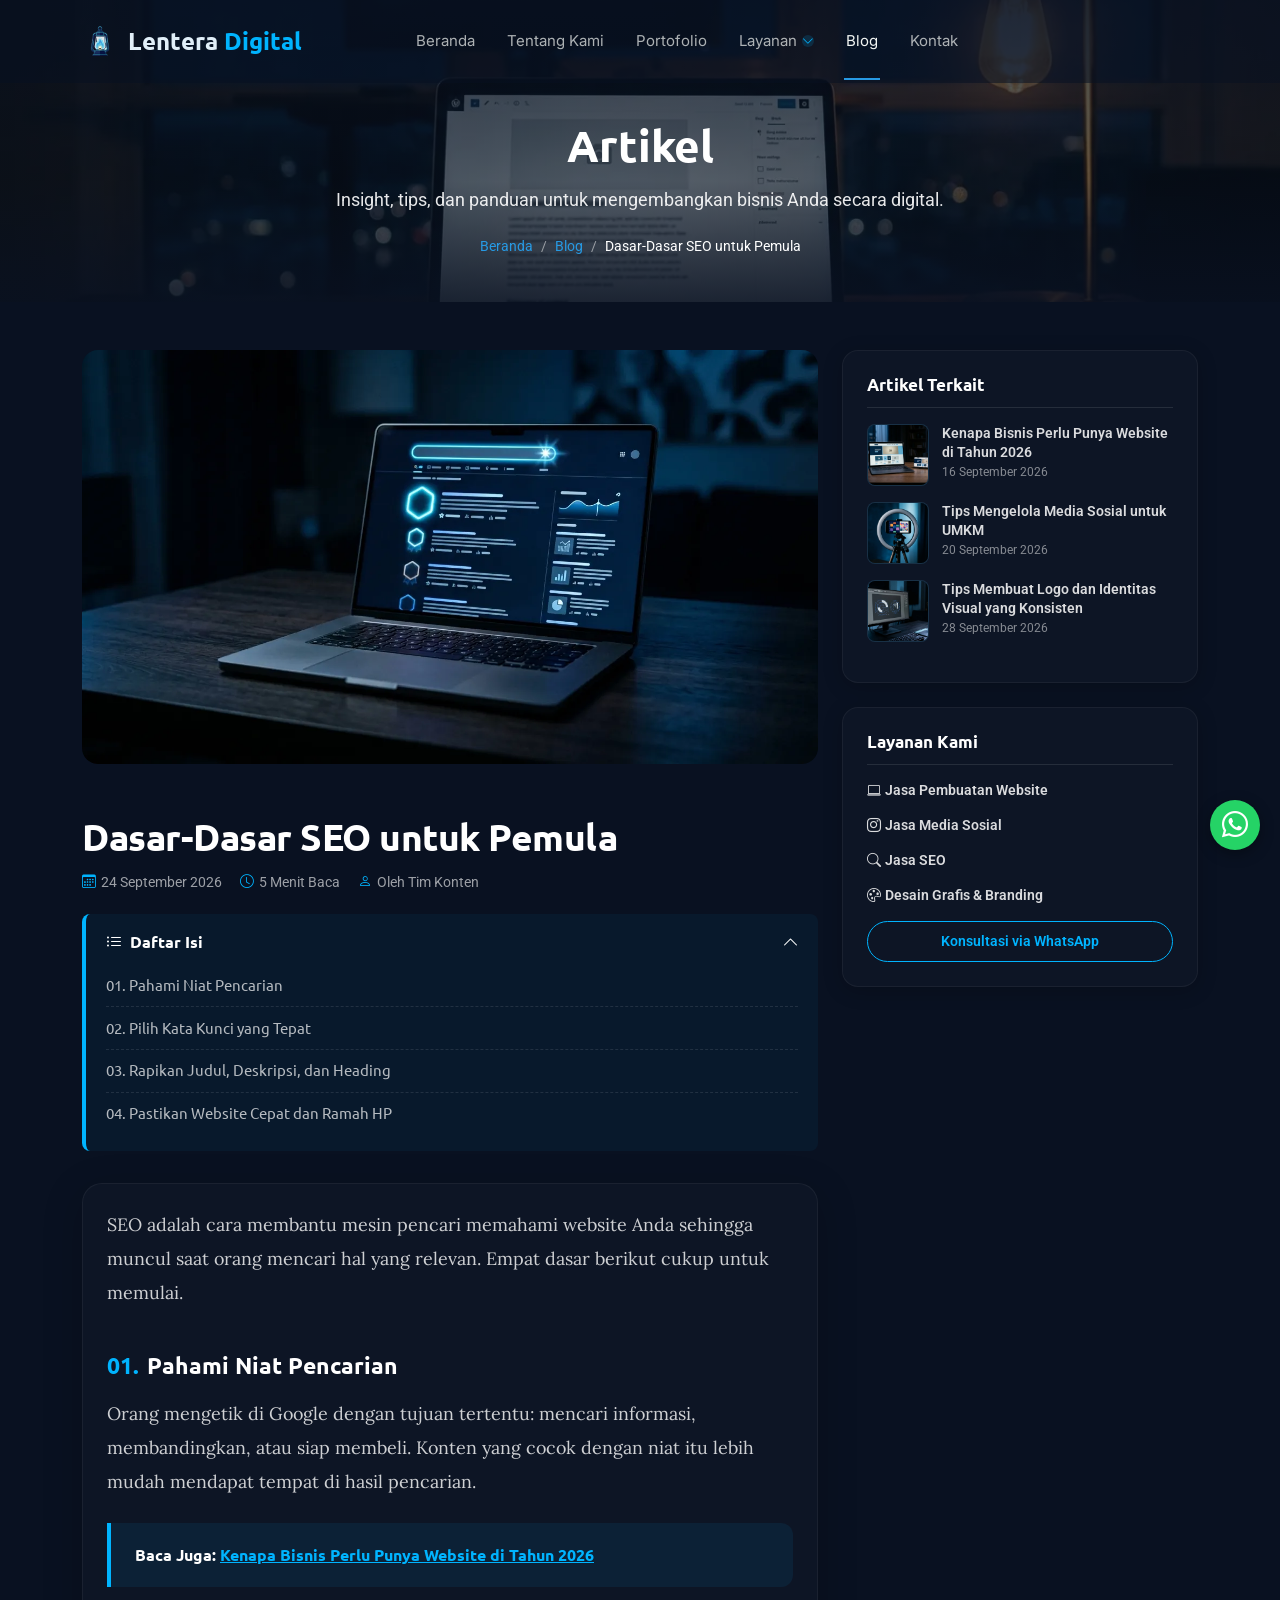
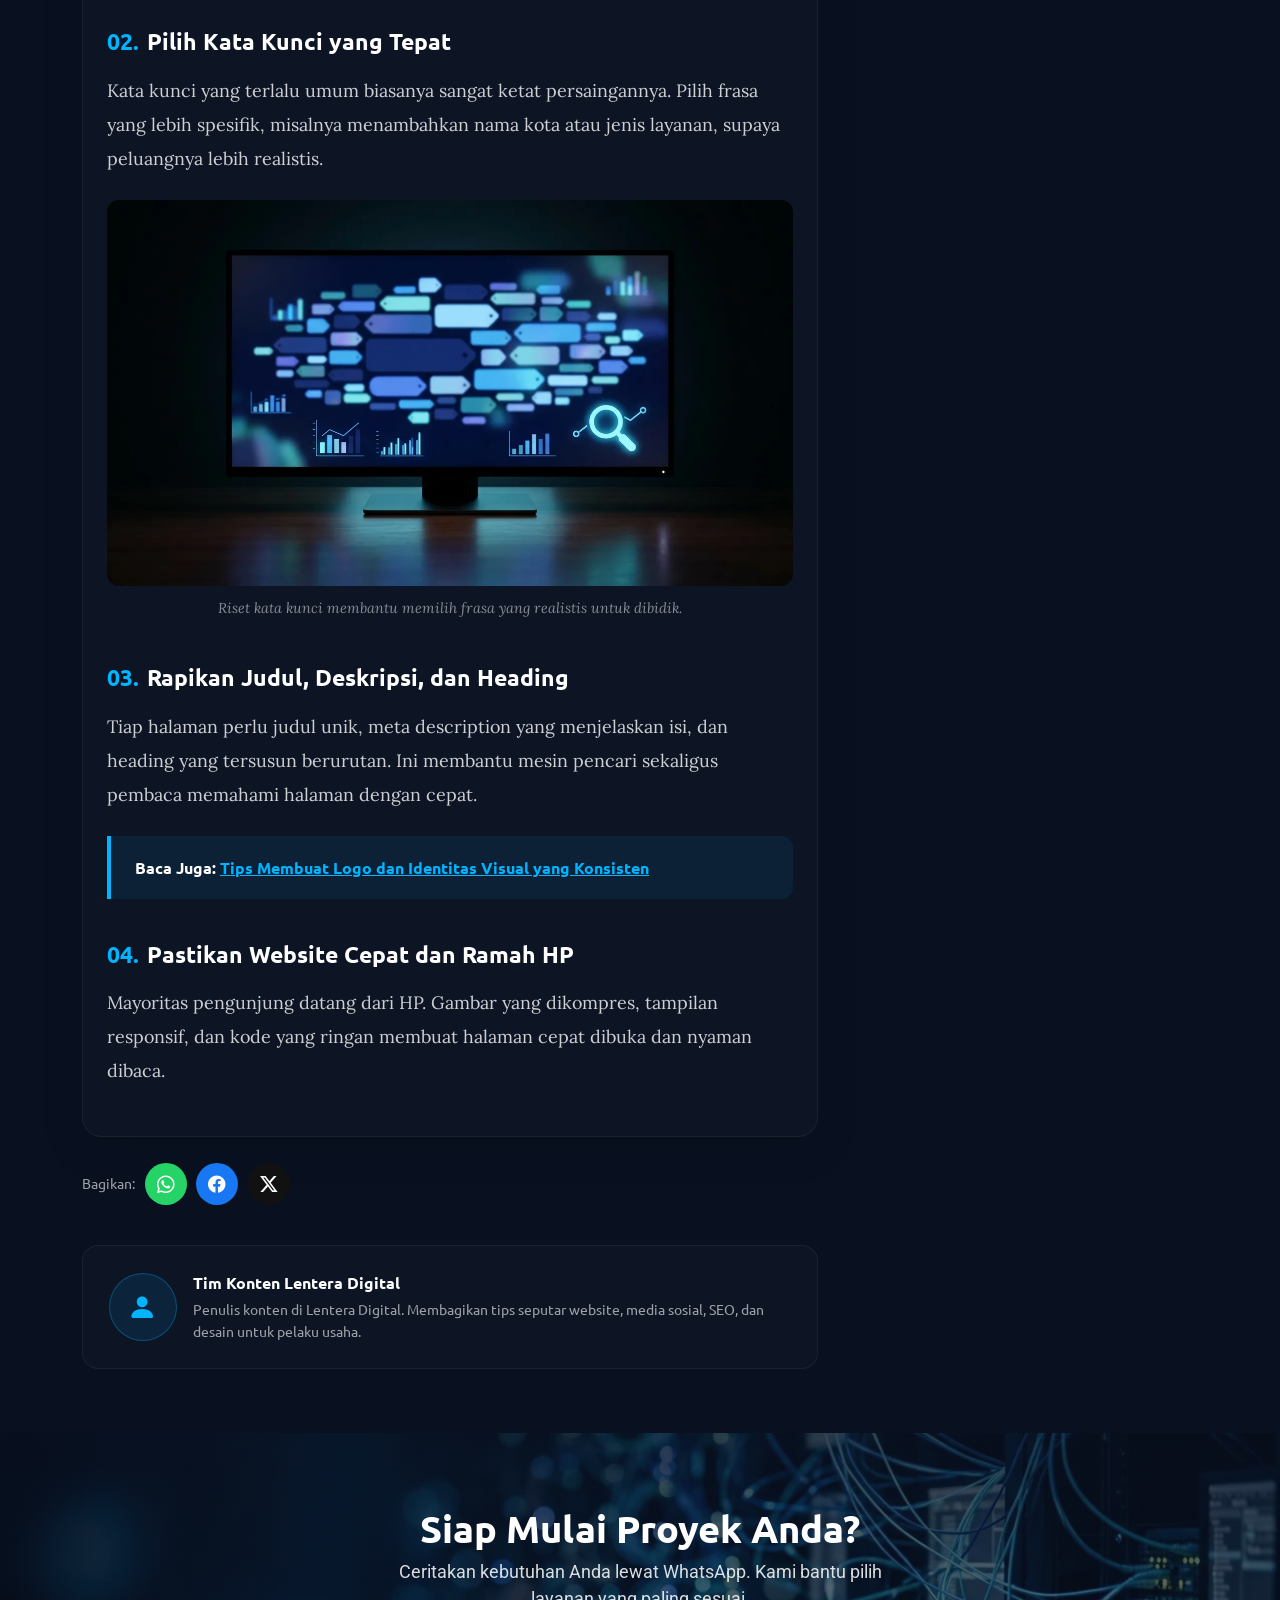
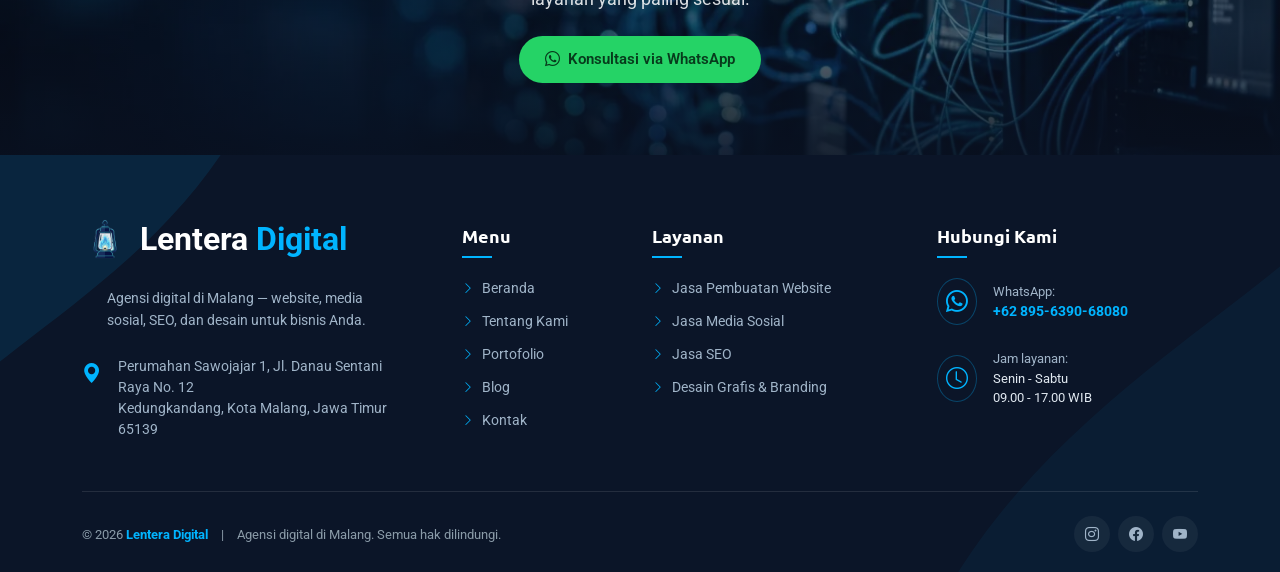
<file: blog/dasar-dasar-seo-pemula.html>
﻿<!DOCTYPE html>

<html lang="id">
<head>
<meta charset="utf-8"/>
  <link rel="icon" type="image/png" sizes="32x32" href="../assets/img/favicon-32.png">
  <link rel="apple-touch-icon" sizes="180x180" href="../assets/img/apple-touch-icon.png">
<meta content="width=device-width, initial-scale=1.0" name="viewport"/>
<title>Dasar-Dasar SEO untuk Pemula | Lentera Digital</title>
<meta content="Pengantar SEO untuk pemula: memahami niat pencarian, memilih kata kunci, merapikan title dan heading, serta memastikan website cepat dan ramah HP." name="description"/>
<meta content="dasar seo untuk pemula, cara seo website, kata kunci, seo on page" name="keywords"/>
<meta content="Lentera Digital" name="author"/>
<meta content="index, follow, max-image-preview:large, max-snippet:-1" name="robots"/>
<meta content="#091121" name="theme-color"/>
<link href="https://www.lenteradigital.id/dasar-dasar-seo-pemula.html" rel="canonical"/>
<meta content="ID-JI" name="geo.region"/>
<meta content="Malang" name="geo.placename"/>
<meta content="id_ID" property="og:locale"/>
<meta content="article" property="og:type"/>
<meta content="Lentera Digital" property="og:site_name"/>
<meta content="Dasar-Dasar SEO untuk Pemula | Lentera Digital" property="og:title"/>
<meta content="Pengantar SEO untuk pemula: memahami niat pencarian, memilih kata kunci, merapikan title dan heading, serta memastikan website cepat dan ramah HP." property="og:description"/>
<meta content="https://www.lenteradigital.id/dasar-dasar-seo-pemula.html" property="og:url"/>
<meta content="https://www.lenteradigital.id/assets/img/og-default.jpg" property="og:image"/>
<meta content="summary_large_image" name="twitter:card"/>
<meta content="Dasar-Dasar SEO untuk Pemula | Lentera Digital" name="twitter:title"/>
<meta content="Pengantar SEO untuk pemula: memahami niat pencarian, memilih kata kunci, merapikan title dan heading, serta memastikan website cepat dan ramah HP." name="twitter:description"/>
<meta content="https://www.lenteradigital.id/assets/img/og-default.jpg" name="twitter:image"/>
<link href="https://fonts.googleapis.com" rel="preconnect"/>
<link crossorigin="" href="https://fonts.gstatic.com" rel="preconnect"/>
<link href="https://fonts.googleapis.com/css2?family=Roboto:wght@400;500;700&amp;family=Inter:wght@400;500;600&amp;family=Ubuntu:wght@400;500;700&amp;family=Lora:ital,wght@0,400;0,600;1,400&amp;display=swap" rel="stylesheet"/>
<link href="../assets/vendor/bootstrap/css/bootstrap.min.css" rel="stylesheet"/>
<link href="../assets/vendor/bootstrap-icons/bootstrap-icons.min.css" rel="stylesheet"/>
<link href="../assets/css/main.css" rel="stylesheet"/>
<link href="../assets/css/custom.css" rel="stylesheet"/>
<link href="../assets/css/artikel.css" rel="stylesheet"/>
<script type="application/ld+json">{"@context": "https://schema.org", "@graph": [{"@type": ["Organization", "ProfessionalService"], "@id": "https://www.lenteradigital.id/#org", "name": "Lentera Digital", "url": "https://www.lenteradigital.id/", "logo": {"@type": "ImageObject", "url": "https://www.lenteradigital.id/assets/img/logo.webp", "width": 512, "height": 512}, "image": "https://www.lenteradigital.id/assets/img/og-default.jpg", "telephone": "+62 895-6390-68080", "priceRange": "$$", "description": "Agensi digital di Malang: jasa pembuatan website, media sosial, SEO, serta desain grafis dan branding.", "address": {"@type": "PostalAddress", "streetAddress": "Perumahan Sawojajar 1, Jl. Danau Sentani Raya No. 12", "addressLocality": "Kota Malang", "addressRegion": "Jawa Timur", "postalCode": "65139", "addressCountry": "ID"}, "areaServed": [{"@type": "City", "name": "Malang"}, {"@type": "Country", "name": "Indonesia"}], "openingHoursSpecification": [{"@type": "OpeningHoursSpecification", "dayOfWeek": ["Monday", "Tuesday", "Wednesday", "Thursday", "Friday", "Saturday"], "opens": "09:00", "closes": "17:00"}], "contactPoint": {"@type": "ContactPoint", "telephone": "+62 895-6390-68080", "contactType": "customer service", "availableLanguage": "Indonesian"}}, {"@type": "WebSite", "@id": "https://www.lenteradigital.id/#website", "url": "https://www.lenteradigital.id/", "name": "Lentera Digital", "inLanguage": "id-ID", "publisher": {"@id": "https://www.lenteradigital.id/#org"}}, {"@type": "BreadcrumbList", "itemListElement": [{"@type": "ListItem", "position": 1, "name": "Beranda", "item": "https://www.lenteradigital.id/"}, {"@type": "ListItem", "position": 2, "name": "Blog", "item": "https://www.lenteradigital.id/blog.html"}, {"@type": "ListItem", "position": 3, "name": "Dasar-Dasar SEO untuk Pemula", "item": "https://www.lenteradigital.id/dasar-dasar-seo-pemula.html"}]}, {"@type": "BlogPosting", "@id": "https://www.lenteradigital.id/dasar-dasar-seo-pemula.html#article", "mainEntityOfPage": "https://www.lenteradigital.id/dasar-dasar-seo-pemula.html", "headline": "Dasar-Dasar SEO untuk Pemula", "description": "Pengantar SEO untuk pemula: memahami niat pencarian, memilih kata kunci, merapikan title dan heading, serta memastikan website cepat dan ramah HP.", "image": ["https://www.lenteradigital.id/assets/img/artikel/artikel-dasar-seo-pemula.webp", "https://www.lenteradigital.id/assets/img/artikel/artikel-dasar-seo-pemula-2.webp"], "datePublished": "2026-09-24", "dateModified": "2026-10-01", "inLanguage": "id-ID", "author": {"@type": "Organization", "name": "Lentera Digital (Tim Konten)", "url": "https://www.lenteradigital.id/"}, "publisher": {"@id": "https://www.lenteradigital.id/#org"}, "keywords": "dasar seo untuk pemula, cara seo website, kata kunci, seo on page"}]}</script>
<meta content="1200" property="og:image:width"/>
<meta content="630" property="og:image:height"/>
<meta content="Ilustrasi ruang kerja agensi digital" property="og:image:alt"/>
</head>
<body class="inner-page article-page" data-wa="62895639068080">
<header class="header d-flex align-items-center fixed-top" id="header">
<div class="container position-relative d-flex align-items-center">
<a aria-label="Lentera Digital - Beranda" class="logo d-flex align-items-center" href="../index.html">
<img src="../assets/img/logo.webp" alt="Lentera Digital">
<span class="sitename">Lentera <span class="accent">Digital</span></span>
</a>
<nav aria-label="Menu utama" class="navmenu mx-auto" id="navmenu">
<ul>
<li><a class="" href="../index.html">Beranda</a></li>
<li><a href="../tentang-kami.html">Tentang Kami</a></li>
<li><a href="../portofolio.html">Portofolio</a></li>
<li class="dropdown"><a href="../layanan.html"><span>Layanan</span> <i class="bi bi-chevron-down toggle-dropdown"></i></a><ul><li><a href="../layanan/website.html">Jasa Pembuatan Website</a></li><li><a href="../layanan/media-sosial.html">Jasa Media Sosial</a></li><li><a href="../layanan/seo.html">Jasa SEO</a></li><li><a href="../layanan/desain-grafis.html">Desain Grafis &amp; Branding</a></li></ul></li>
<li><a class="active" href="../blog.html">Blog</a></li>
<li><a href="../kontak.html">Kontak</a></li>
</ul>
<i aria-expanded="false" aria-label="Buka menu" class="mobile-nav-toggle d-xl-none bi bi-list" role="button"></i>
</nav>
</div>
</header>
<main class="main">
<section class="page-hero" style="background-image:url('../assets/img/hero/hero-blog.webp')">
<div class="container">
<h1 class="fw-bold">Artikel</h1>
<p>Insight, tips, dan panduan untuk mengembangkan bisnis Anda secara digital.</p>
<nav aria-label="Breadcrumb"><ol><li><a href="../index.html">Beranda</a></li><li><a class="active" href="../blog.html">Blog</a></li><li aria-current="page">Dasar-Dasar SEO untuk Pemula</li></ol></nav>
</div>
</section>
<section class="article-area">
<div class="container"><div class="row g-4">
<div class="col-lg-8 article-wrapper">
<img alt="Ilustrasi hasil pencarian dan peringkat SEO" class="article-cover" fetchpriority="high" height="768" src="../assets/img/artikel/artikel-dasar-seo-pemula.webp" width="1376"/>

<h1 class="article-title">Dasar-Dasar SEO untuk Pemula</h1>
<div class="article-meta"><span><i class="bi bi-calendar3"></i><time datetime="2026-09-24">24 September 2026</time></span><span><i class="bi bi-clock"></i>5 Menit Baca</span><span><i class="bi bi-person"></i>Oleh Tim Konten</span></div>
<details class="toc-box" open=""><summary><span><i class="bi bi-list-ul me-2"></i>Daftar Isi</span><i class="bi bi-chevron-down"></i></summary><ul class="toc-list"><li><a href="#s1">01. Pahami Niat Pencarian</a></li><li><a href="#s2">02. Pilih Kata Kunci yang Tepat</a></li><li><a href="#s3">03. Rapikan Judul, Deskripsi, dan Heading</a></li><li><a href="#s4">04. Pastikan Website Cepat dan Ramah HP</a></li></ul></details>
<article class="article-content">
<p>SEO adalah cara membantu mesin pencari memahami website Anda sehingga muncul saat orang mencari hal yang relevan. Empat dasar berikut cukup untuk memulai.</p>
<h2 id="s1"><span class="num">01.</span> Pahami Niat Pencarian</h2>
<p>Orang mengetik di Google dengan tujuan tertentu: mencari informasi, membandingkan, atau siap membeli. Konten yang cocok dengan niat itu lebih mudah mendapat tempat di hasil pencarian.</p>
<div class="price-box"><strong>Baca Juga:</strong> <a href="kenapa-bisnis-perlu-website.html">Kenapa Bisnis Perlu Punya Website di Tahun 2026</a></div>
<h2 id="s2"><span class="num">02.</span> Pilih Kata Kunci yang Tepat</h2>
<p>Kata kunci yang terlalu umum biasanya sangat ketat persaingannya. Pilih frasa yang lebih spesifik, misalnya menambahkan nama kota atau jenis layanan, supaya peluangnya lebih realistis.</p>
<figure><img alt="Ilustrasi riset kata kunci di dasbor SEO" height="768" loading="lazy" src="../assets/img/artikel/artikel-dasar-seo-pemula-2.webp" width="1376"/><figcaption>Riset kata kunci membantu memilih frasa yang realistis untuk dibidik.</figcaption></figure>
<h2 id="s3"><span class="num">03.</span> Rapikan Judul, Deskripsi, dan Heading</h2>
<p>Tiap halaman perlu judul unik, meta description yang menjelaskan isi, dan heading yang tersusun berurutan. Ini membantu mesin pencari sekaligus pembaca memahami halaman dengan cepat.</p>
<div class="price-box"><strong>Baca Juga:</strong> <a href="tips-membuat-logo-identitas-visual.html">Tips Membuat Logo dan Identitas Visual yang Konsisten</a></div>
<h2 id="s4"><span class="num">04.</span> Pastikan Website Cepat dan Ramah HP</h2>
<p>Mayoritas pengunjung datang dari HP. Gambar yang dikompres, tampilan responsif, dan kode yang ringan membuat halaman cepat dibuka dan nyaman dibaca.</p>
</article>
<div class="share-row"><span>Bagikan:</span>
<a aria-label="Bagikan ke WhatsApp" class="share-btn" href="https://wa.me/?text=Dasar-Dasar%20SEO%20untuk%20Pemula%20https%3A//www.lenteradigital.id/dasar-dasar-seo-pemula.html" rel="noopener" style="background:#25d366" target="_blank"><i class="bi bi-whatsapp"></i></a>
<a aria-label="Bagikan ke Facebook" class="share-btn" href="https://www.facebook.com/sharer/sharer.php?u=https%3A//www.lenteradigital.id/dasar-dasar-seo-pemula.html" rel="noopener" style="background:#1877f2" target="_blank"><i class="bi bi-facebook"></i></a>
<a aria-label="Bagikan ke X" class="share-btn" href="https://twitter.com/intent/tweet?url=https%3A//www.lenteradigital.id/dasar-dasar-seo-pemula.html&amp;text=Dasar-Dasar%20SEO%20untuk%20Pemula" rel="noopener" style="background:#111" target="_blank"><i class="bi bi-twitter-x"></i></a>
</div>
<div class="author-box"><div class="avatar"><i class="bi bi-person-fill"></i></div><div><strong>Tim Konten Lentera Digital</strong><p>Penulis konten di Lentera Digital. Membagikan tips seputar website, media sosial, SEO, dan desain untuk pelaku usaha.</p></div></div>
</div>
<aside class="col-lg-4"><div class="sticky-top" style="top:120px; z-index: 900;">
<div class="sidebar-card"><h3>Artikel Terkait</h3><a class="side-item" href="kenapa-bisnis-perlu-website.html"><img alt="" height="768" loading="lazy" src="../assets/img/artikel/artikel-kenapa-bisnis-perlu-website.webp" width="1376"/><span>Kenapa Bisnis Perlu Punya Website di Tahun 2026<small>16 September 2026</small></span></a><a class="side-item" href="tips-media-sosial-umkm.html"><img alt="" height="768" loading="lazy" src="../assets/img/artikel/artikel-tips-media-sosial-umkm.webp" width="1376"/><span>Tips Mengelola Media Sosial untuk UMKM<small>20 September 2026</small></span></a><a class="side-item" href="tips-membuat-logo-identitas-visual.html"><img alt="" height="768" loading="lazy" src="../assets/img/artikel/artikel-tips-membuat-logo.webp" width="1376"/><span>Tips Membuat Logo dan Identitas Visual yang Konsisten<small>28 September 2026</small></span></a></div>
<div class="sidebar-card"><h3>Layanan Kami</h3><a class="side-item" href="layanan/website.html"><span><i class="bi bi-laptop me-1"></i>Jasa Pembuatan Website</span></a><a class="side-item" href="layanan/media-sosial.html"><span><i class="bi bi-instagram me-1"></i>Jasa Media Sosial</span></a><a class="side-item" href="layanan/seo.html"><span><i class="bi bi-search me-1"></i>Jasa SEO</span></a><a class="side-item" href="layanan/desain-grafis.html"><span><i class="bi bi-palette me-1"></i>Desain Grafis &amp; Branding</span></a><a class="btn-side mt-2" href="https://wa.me/62895639068080?text=Halo%2C%20saya%20baru%20membaca%20artikel%20%22Dasar-Dasar%20SEO%20untuk%20Pemula%22%20dan%20ingin%20konsultasi." rel="noopener" target="_blank">Konsultasi via WhatsApp</a></div>
</div></aside>
</div></div>
</section>
<section class="cta-img section" style="background-image:url('../assets/img/cta-background.webp')">
<div class="container">
<h2>Siap Mulai Proyek Anda?</h2>
<p>Ceritakan kebutuhan Anda lewat WhatsApp. Kami bantu pilih layanan yang paling sesuai.</p>
<a class="btn-wa" href="https://wa.me/62895639068080?text=Halo%2C%20saya%20ingin%20konsultasi%20tentang%20layanan%20Lentera%20Digital." rel="noopener" target="_blank"><i class="bi bi-whatsapp"></i> Konsultasi via WhatsApp</a>
</div>
</section>
</main>
<footer class="footer" id="footer" style="background-color: #0b1528; color: #b0c4de; position: relative; overflow: hidden; padding: 60px 0 20px; font-size: 14px;">
<!-- Wave decorations -->
<svg style="position: absolute; top: -50px; left: -50px; width: 300px; height: 300px; opacity: 0.1; pointer-events: none;" viewbox="0 0 200 200" xmlns="http://www.w3.org/2000/svg">
<path d="M0,0 L200,0 C150,100 50,150 0,200 Z" fill="#00b4ff"></path>
</svg>
<svg style="position: absolute; bottom: -50px; right: -50px; width: 400px; height: 400px; opacity: 0.05; pointer-events: none;" viewbox="0 0 200 200" xmlns="http://www.w3.org/2000/svg">
<path d="M200,200 L0,200 C50,100 150,50 200,0 Z" fill="#00b4ff"></path>
</svg>
<div class="container" style="position: relative; z-index: 1;">
<div class="row gy-4 mb-5">
<!-- Col 1 -->
<div class="col-lg-4 col-md-12 pe-lg-5">
<a class="d-flex align-items-center mb-4" href="../index.html" style="text-decoration: none;"><img src="../assets/img/logo.webp" alt="Lentera Digital" style="max-height:46px;width:auto;margin-right:12px;"><span style="font-size: 32px; font-weight: 700; color: #fff;">Lentera <span style="color: #00b4ff;">Digital</span></span>
</a>
<p style="color: #a0b4c8; line-height: 1.6; margin-bottom: 25px; padding-left: 25px;">Agensi digital di Malang — website, media sosial, SEO, dan desain untuk bisnis Anda.</p>
<div class="d-flex align-items-start gap-3">
<i class="bi bi-geo-alt-fill" style="color: #00b4ff; font-size: 20px; margin-top: 2px;"></i>
<p style="color: #a0b4c8; line-height: 1.5; margin: 0;">Perumahan Sawojajar 1, Jl. Danau Sentani Raya No. 12<br/>Kedungkandang, Kota Malang, Jawa Timur 65139</p>
</div>
</div>
<!-- Col 2 -->
<div class="col-lg-2 col-md-4" style="padding-top:10px;">
<h4 style="color: #fff; font-size: 18px; font-weight: 600; margin-bottom: 20px; position: relative; padding-bottom: 12px;">Menu
            <span style="position: absolute; left: 0; bottom: 0; width: 30px; height: 2px; background: #00b4ff;"></span>
</h4>
<ul class="footer-links-list" style="list-style: none; padding: 0; margin: 0;">
<li style="margin-bottom: 12px;"><a href="../index.html" style="color: #a0b4c8; text-decoration: none; display: flex; align-items: center; gap: 8px; transition: color 0.3s;"><i class="bi bi-chevron-right" style="color: #00b4ff; font-size: 12px;"></i> Beranda</a></li>
<li style="margin-bottom: 12px;"><a href="../tentang-kami.html" style="color: #a0b4c8; text-decoration: none; display: flex; align-items: center; gap: 8px; transition: color 0.3s;"><i class="bi bi-chevron-right" style="color: #00b4ff; font-size: 12px;"></i> Tentang Kami</a></li>
<li style="margin-bottom: 12px;"><a href="../portofolio.html" style="color: #a0b4c8; text-decoration: none; display: flex; align-items: center; gap: 8px; transition: color 0.3s;"><i class="bi bi-chevron-right" style="color: #00b4ff; font-size: 12px;"></i> Portofolio</a></li>
<li style="margin-bottom: 12px;"><a href="../blog.html" style="color: #a0b4c8; text-decoration: none; display: flex; align-items: center; gap: 8px; transition: color 0.3s;"><i class="bi bi-chevron-right" style="color: #00b4ff; font-size: 12px;"></i> Blog</a></li>
<li style="margin-bottom: 12px;"><a href="../kontak.html" style="color: #a0b4c8; text-decoration: none; display: flex; align-items: center; gap: 8px; transition: color 0.3s;"><i class="bi bi-chevron-right" style="color: #00b4ff; font-size: 12px;"></i> Kontak</a></li>
</ul>
</div>
<!-- Col 3 -->
<div class="col-lg-3 col-md-4" style="padding-top:10px;">
<h4 style="color: #fff; font-size: 18px; font-weight: 600; margin-bottom: 20px; position: relative; padding-bottom: 12px;">Layanan
            <span style="position: absolute; left: 0; bottom: 0; width: 30px; height: 2px; background: #00b4ff;"></span>
</h4>
<ul class="footer-links-list" style="list-style: none; padding: 0; margin: 0;">
<li style="margin-bottom: 12px;"><a href="../layanan/website.html" style="color: #a0b4c8; text-decoration: none; display: flex; align-items: center; gap: 8px; transition: color 0.3s;"><i class="bi bi-chevron-right" style="color: #00b4ff; font-size: 12px;"></i> Jasa Pembuatan Website</a></li>
<li style="margin-bottom: 12px;"><a href="../layanan/media-sosial.html" style="color: #a0b4c8; text-decoration: none; display: flex; align-items: center; gap: 8px; transition: color 0.3s;"><i class="bi bi-chevron-right" style="color: #00b4ff; font-size: 12px;"></i> Jasa Media Sosial</a></li>
<li style="margin-bottom: 12px;"><a href="../layanan/seo.html" style="color: #a0b4c8; text-decoration: none; display: flex; align-items: center; gap: 8px; transition: color 0.3s;"><i class="bi bi-chevron-right" style="color: #00b4ff; font-size: 12px;"></i> Jasa SEO</a></li>
<li style="margin-bottom: 12px;"><a href="../layanan/desain-grafis.html" style="color: #a0b4c8; text-decoration: none; display: flex; align-items: center; gap: 8px; transition: color 0.3s;"><i class="bi bi-chevron-right" style="color: #00b4ff; font-size: 12px;"></i> Desain Grafis &amp; Branding</a></li>
</ul>
</div>
<!-- Col 4 -->
<div class="col-lg-3 col-md-4" style="padding-top:10px;">
<h4 style="color: #fff; font-size: 18px; font-weight: 600; margin-bottom: 20px; position: relative; padding-bottom: 12px;">Hubungi Kami
            <span style="position: absolute; left: 0; bottom: 0; width: 30px; height: 2px; background: #00b4ff;"></span>
</h4>
<div class="d-flex align-items-center gap-3 mb-4">
<i class="bi bi-whatsapp" style="color: #00b4ff; font-size: 22px; border: 1px solid rgba(0,180,255,0.3); border-radius: 50%; padding: 6px 8px;"></i>
<div>
<p style="color: #a0b4c8; margin: 0; font-size: 13px;">WhatsApp:</p>
<a href="https://wa.me/62895639068080" style="color: #00b4ff; font-weight: 700; text-decoration: none; font-size: 14px; display: inline-block; white-space: nowrap;">+62 895-6390-68080</a>
</div>
</div>
<div class="d-flex align-items-center gap-3">
<i class="bi bi-clock" style="color: #00b4ff; font-size: 22px; border: 1px solid rgba(0,180,255,0.3); border-radius: 50%; padding: 6px 8px;"></i>
<div>
<p style="color: #a0b4c8; margin: 0; font-size: 13px;">Jam layanan:</p>
<p style="color: #e0e8f0; margin: 0; font-size: 13px;">Senin - Sabtu<br/>09.00 - 17.00 WIB</p>
</div>
</div>
</div>
</div>
<div class="d-flex flex-column flex-md-row justify-content-between align-items-center pt-4" style="border-top: 1px solid rgba(255,255,255,0.1);">
<p style="color: #8a9ba8; margin: 0; font-size: 13px;">© 2026 <strong style="color:#00b4ff;">Lentera Digital</strong> <span style="margin:0 10px;">|</span> Agensi digital di Malang. Semua hak dilindungi.</p>
<div class="d-flex gap-2 mt-3 mt-md-0">
<a href="#" style="width: 36px; height: 36px; background: rgba(255,255,255,0.05); border-radius: 50%; display: flex; justify-content: center; align-items: center; color: #a0b4c8; text-decoration: none; transition: background 0.3s;"><i class="bi bi-instagram"></i></a>
<a href="#" style="width: 36px; height: 36px; background: rgba(255,255,255,0.05); border-radius: 50%; display: flex; justify-content: center; align-items: center; color: #a0b4c8; text-decoration: none; transition: background 0.3s;"><i class="bi bi-facebook"></i></a>
<a href="#" style="width: 36px; height: 36px; background: rgba(255,255,255,0.05); border-radius: 50%; display: flex; justify-content: center; align-items: center; color: #a0b4c8; text-decoration: none; transition: background 0.3s;"><i class="bi bi-youtube"></i></a>
</div>
</div>
</div>
<style>
      .footer-links-list li a:hover { color: #00b4ff !important; }
      .footer-links-list .bi-chevron-right { transition: transform 0.3s; }
      .footer-links-list li a:hover .bi-chevron-right { transform: translateX(4px); }
    </style>
</footer>
<a aria-label="Chat WhatsApp" class="float-wa" href="https://wa.me/62895639068080?text=Halo%2C%20saya%20ingin%20bertanya%20tentang%20layanan%20Lentera%20Digital." rel="noopener" target="_blank"><i class="bi bi-whatsapp"></i></a>
<a aria-label="Ke atas" class="scroll-top d-flex align-items-center justify-content-center" href="#" id="scroll-top"><i class="bi bi-arrow-up-short"></i></a>
<script src="../assets/js/main.js"></script>
</body>
</html>
</file>
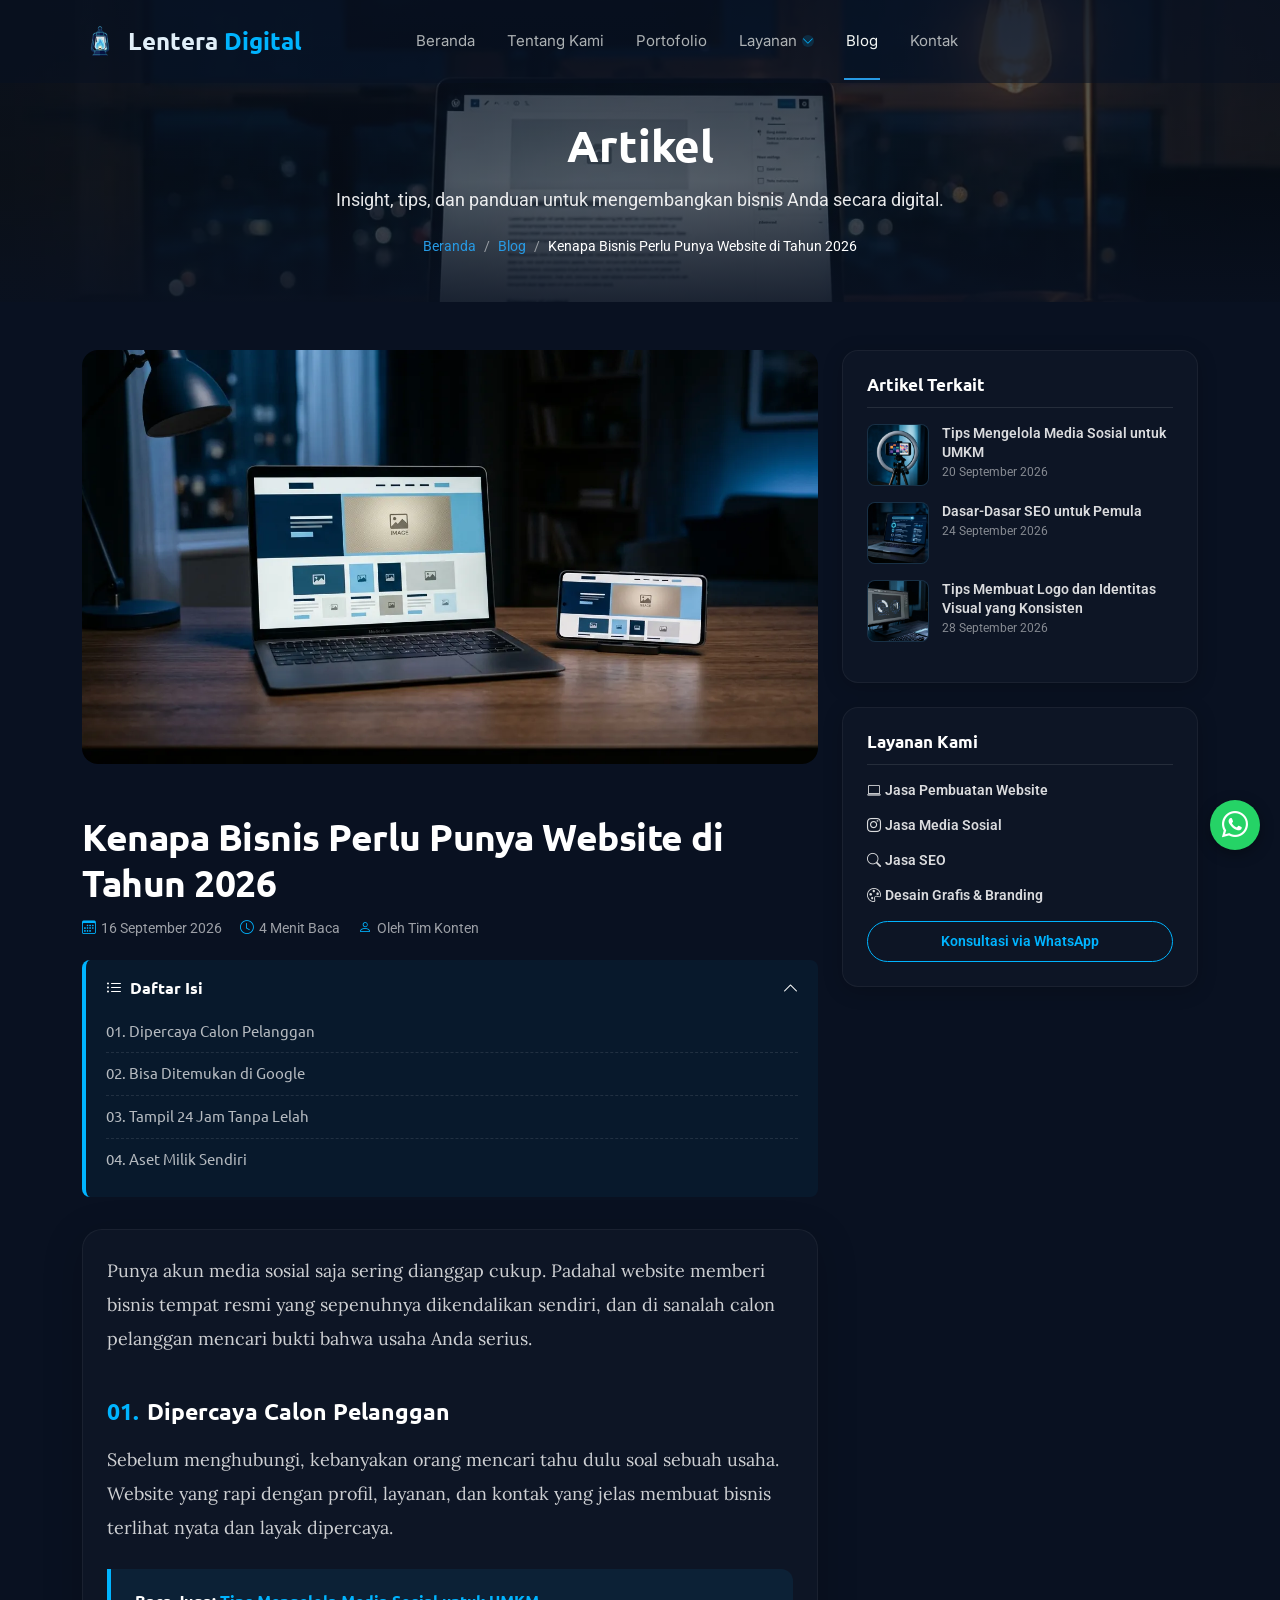
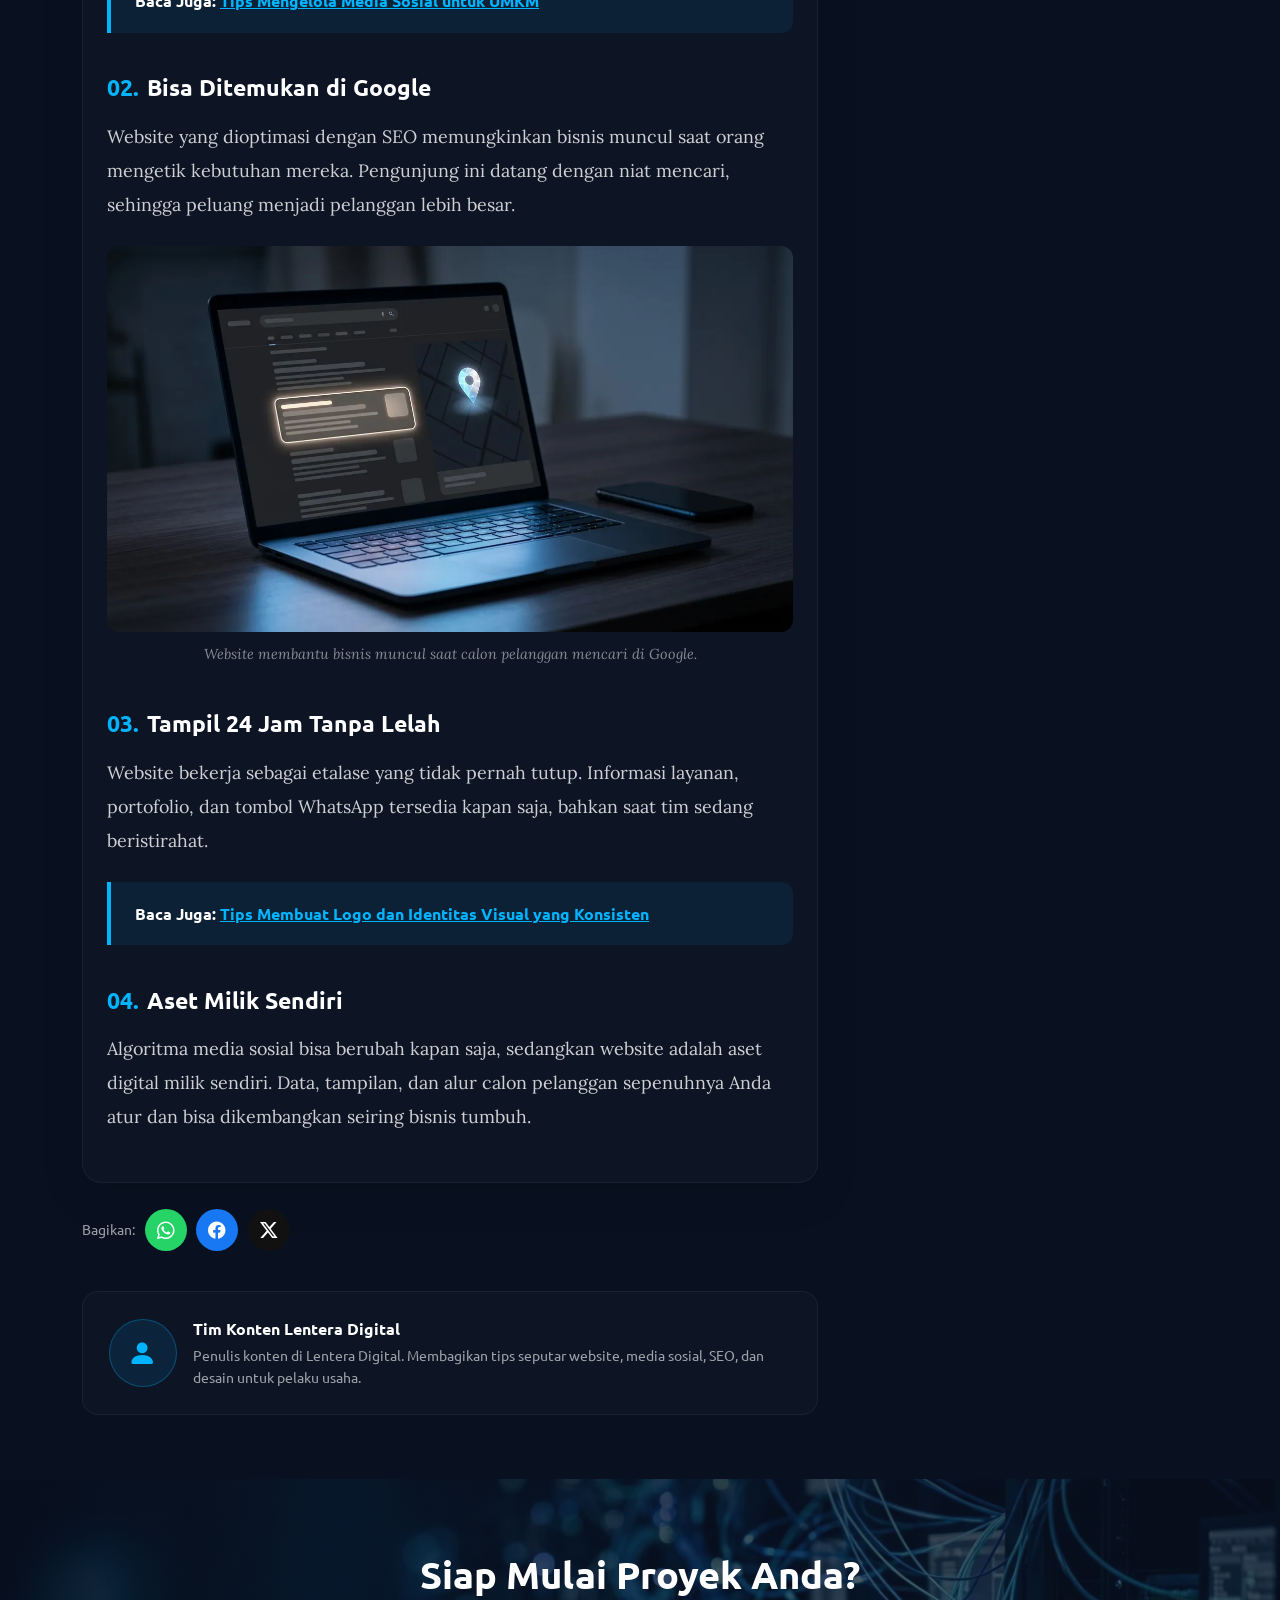
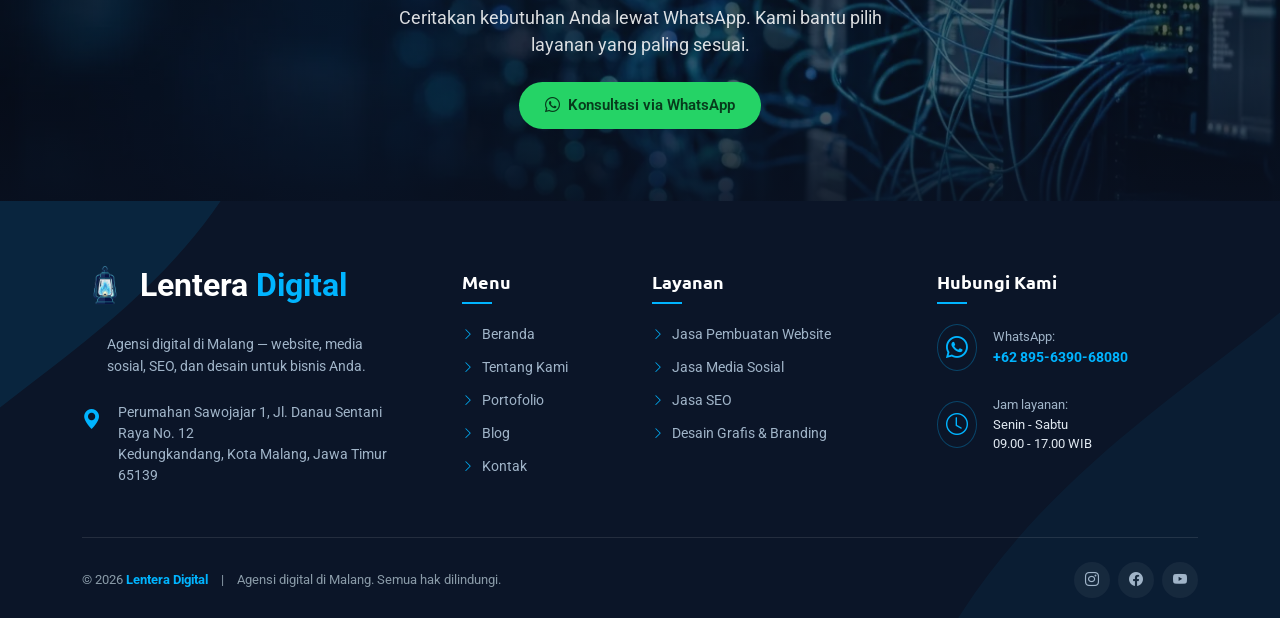
<file: blog/kenapa-bisnis-perlu-website.html>
﻿<!DOCTYPE html>

<html lang="id">
<head>
<meta charset="utf-8"/>
  <link rel="icon" type="image/png" sizes="32x32" href="../assets/img/favicon-32.png">
  <link rel="apple-touch-icon" sizes="180x180" href="../assets/img/apple-touch-icon.png">
<meta content="width=device-width, initial-scale=1.0" name="viewport"/>
<title>Kenapa Bisnis Perlu Punya Website di Tahun 2026 | Lentera Digital</title>
<meta content="Media sosial saja belum cukup. Ini empat alasan bisnis perlu punya website sendiri: kepercayaan, mudah ditemukan, tampil 24 jam, dan aset milik sendiri." name="description"/>
<meta content="kenapa bisnis perlu website, manfaat website untuk bisnis, website umkm" name="keywords"/>
<meta content="Lentera Digital" name="author"/>
<meta content="index, follow, max-image-preview:large, max-snippet:-1" name="robots"/>
<meta content="#091121" name="theme-color"/>
<link href="https://www.lenteradigital.id/kenapa-bisnis-perlu-website.html" rel="canonical"/>
<meta content="ID-JI" name="geo.region"/>
<meta content="Malang" name="geo.placename"/>
<meta content="id_ID" property="og:locale"/>
<meta content="article" property="og:type"/>
<meta content="Lentera Digital" property="og:site_name"/>
<meta content="Kenapa Bisnis Perlu Punya Website di Tahun 2026 | Lentera Digital" property="og:title"/>
<meta content="Media sosial saja belum cukup. Ini empat alasan bisnis perlu punya website sendiri: kepercayaan, mudah ditemukan, tampil 24 jam, dan aset milik sendiri." property="og:description"/>
<meta content="https://www.lenteradigital.id/kenapa-bisnis-perlu-website.html" property="og:url"/>
<meta content="https://www.lenteradigital.id/assets/img/og-default.jpg" property="og:image"/>
<meta content="summary_large_image" name="twitter:card"/>
<meta content="Kenapa Bisnis Perlu Punya Website di Tahun 2026 | Lentera Digital" name="twitter:title"/>
<meta content="Media sosial saja belum cukup. Ini empat alasan bisnis perlu punya website sendiri: kepercayaan, mudah ditemukan, tampil 24 jam, dan aset milik sendiri." name="twitter:description"/>
<meta content="https://www.lenteradigital.id/assets/img/og-default.jpg" name="twitter:image"/>
<link href="https://fonts.googleapis.com" rel="preconnect"/>
<link crossorigin="" href="https://fonts.gstatic.com" rel="preconnect"/>
<link href="https://fonts.googleapis.com/css2?family=Roboto:wght@400;500;700&amp;family=Inter:wght@400;500;600&amp;family=Ubuntu:wght@400;500;700&amp;family=Lora:ital,wght@0,400;0,600;1,400&amp;display=swap" rel="stylesheet"/>
<link href="../assets/vendor/bootstrap/css/bootstrap.min.css" rel="stylesheet"/>
<link href="../assets/vendor/bootstrap-icons/bootstrap-icons.min.css" rel="stylesheet"/>
<link href="../assets/css/main.css" rel="stylesheet"/>
<link href="../assets/css/custom.css" rel="stylesheet"/>
<link href="../assets/css/artikel.css" rel="stylesheet"/>
<script type="application/ld+json">{"@context": "https://schema.org", "@graph": [{"@type": ["Organization", "ProfessionalService"], "@id": "https://www.lenteradigital.id/#org", "name": "Lentera Digital", "url": "https://www.lenteradigital.id/", "logo": {"@type": "ImageObject", "url": "https://www.lenteradigital.id/assets/img/logo.webp", "width": 512, "height": 512}, "image": "https://www.lenteradigital.id/assets/img/og-default.jpg", "telephone": "+62 895-6390-68080", "priceRange": "$$", "description": "Agensi digital di Malang: jasa pembuatan website, media sosial, SEO, serta desain grafis dan branding.", "address": {"@type": "PostalAddress", "streetAddress": "Perumahan Sawojajar 1, Jl. Danau Sentani Raya No. 12", "addressLocality": "Kota Malang", "addressRegion": "Jawa Timur", "postalCode": "65139", "addressCountry": "ID"}, "areaServed": [{"@type": "City", "name": "Malang"}, {"@type": "Country", "name": "Indonesia"}], "openingHoursSpecification": [{"@type": "OpeningHoursSpecification", "dayOfWeek": ["Monday", "Tuesday", "Wednesday", "Thursday", "Friday", "Saturday"], "opens": "09:00", "closes": "17:00"}], "contactPoint": {"@type": "ContactPoint", "telephone": "+62 895-6390-68080", "contactType": "customer service", "availableLanguage": "Indonesian"}}, {"@type": "WebSite", "@id": "https://www.lenteradigital.id/#website", "url": "https://www.lenteradigital.id/", "name": "Lentera Digital", "inLanguage": "id-ID", "publisher": {"@id": "https://www.lenteradigital.id/#org"}}, {"@type": "BreadcrumbList", "itemListElement": [{"@type": "ListItem", "position": 1, "name": "Beranda", "item": "https://www.lenteradigital.id/"}, {"@type": "ListItem", "position": 2, "name": "Blog", "item": "https://www.lenteradigital.id/blog.html"}, {"@type": "ListItem", "position": 3, "name": "Kenapa Bisnis Perlu Punya Website di Tahun 2026", "item": "https://www.lenteradigital.id/kenapa-bisnis-perlu-website.html"}]}, {"@type": "BlogPosting", "@id": "https://www.lenteradigital.id/kenapa-bisnis-perlu-website.html#article", "mainEntityOfPage": "https://www.lenteradigital.id/kenapa-bisnis-perlu-website.html", "headline": "Kenapa Bisnis Perlu Punya Website di Tahun 2026", "description": "Media sosial saja belum cukup. Ini empat alasan bisnis perlu punya website sendiri: kepercayaan, mudah ditemukan, tampil 24 jam, dan aset milik sendiri.", "image": ["https://www.lenteradigital.id/assets/img/artikel/artikel-kenapa-bisnis-perlu-website.webp", "https://www.lenteradigital.id/assets/img/artikel/artikel-kenapa-bisnis-perlu-website-2.webp"], "datePublished": "2026-09-16", "dateModified": "2026-10-01", "inLanguage": "id-ID", "author": {"@type": "Organization", "name": "Lentera Digital (Tim Konten)", "url": "https://www.lenteradigital.id/"}, "publisher": {"@id": "https://www.lenteradigital.id/#org"}, "keywords": "kenapa bisnis perlu website, manfaat website untuk bisnis, website umkm"}]}</script>
<meta content="1200" property="og:image:width"/>
<meta content="630" property="og:image:height"/>
<meta content="Ilustrasi ruang kerja agensi digital" property="og:image:alt"/>
</head>
<body class="inner-page article-page" data-wa="62895639068080">
<header class="header d-flex align-items-center fixed-top" id="header">
<div class="container position-relative d-flex align-items-center">
<a aria-label="Lentera Digital - Beranda" class="logo d-flex align-items-center" href="../index.html">
<img src="../assets/img/logo.webp" alt="Lentera Digital">
<span class="sitename">Lentera <span class="accent">Digital</span></span>
</a>
<nav aria-label="Menu utama" class="navmenu mx-auto" id="navmenu">
<ul>
<li><a class="" href="../index.html">Beranda</a></li>
<li><a href="../tentang-kami.html">Tentang Kami</a></li>
<li><a href="../portofolio.html">Portofolio</a></li>
<li class="dropdown"><a href="../layanan.html"><span>Layanan</span> <i class="bi bi-chevron-down toggle-dropdown"></i></a><ul><li><a href="../layanan/website.html">Jasa Pembuatan Website</a></li><li><a href="../layanan/media-sosial.html">Jasa Media Sosial</a></li><li><a href="../layanan/seo.html">Jasa SEO</a></li><li><a href="../layanan/desain-grafis.html">Desain Grafis &amp; Branding</a></li></ul></li>
<li><a class="active" href="../blog.html">Blog</a></li>
<li><a href="../kontak.html">Kontak</a></li>
</ul>
<i aria-expanded="false" aria-label="Buka menu" class="mobile-nav-toggle d-xl-none bi bi-list" role="button"></i>
</nav>
</div>
</header>
<main class="main">
<section class="page-hero" style="background-image:url('../assets/img/hero/hero-blog.webp')">
<div class="container">
<h1 class="fw-bold">Artikel</h1>
<p>Insight, tips, dan panduan untuk mengembangkan bisnis Anda secara digital.</p>
<nav aria-label="Breadcrumb"><ol><li><a href="../index.html">Beranda</a></li><li><a class="active" href="../blog.html">Blog</a></li><li aria-current="page">Kenapa Bisnis Perlu Punya Website di Tahun 2026</li></ol></nav>
</div>
</section>
<section class="article-area">
<div class="container"><div class="row g-4">
<div class="col-lg-8 article-wrapper">
<img alt="Ilustrasi website bisnis di laptop dan ponsel" class="article-cover" fetchpriority="high" height="768" src="../assets/img/artikel/artikel-kenapa-bisnis-perlu-website.webp" width="1376"/>
<h1 class="article-title">Kenapa Bisnis Perlu Punya Website di Tahun 2026</h1>
<div class="article-meta"><span><i class="bi bi-calendar3"></i><time datetime="2026-09-16">16 September 2026</time></span><span><i class="bi bi-clock"></i>4 Menit Baca</span><span><i class="bi bi-person"></i>Oleh Tim Konten</span></div>
<details class="toc-box" open=""><summary><span><i class="bi bi-list-ul me-2"></i>Daftar Isi</span><i class="bi bi-chevron-down"></i></summary><ul class="toc-list"><li><a href="#s1">01. Dipercaya Calon Pelanggan</a></li><li><a href="#s2">02. Bisa Ditemukan di Google</a></li><li><a href="#s3">03. Tampil 24 Jam Tanpa Lelah</a></li><li><a href="#s4">04. Aset Milik Sendiri</a></li></ul></details>
<article class="article-content">
<p>Punya akun media sosial saja sering dianggap cukup. Padahal website memberi bisnis tempat resmi yang sepenuhnya dikendalikan sendiri, dan di sanalah calon pelanggan mencari bukti bahwa usaha Anda serius.</p>
<h2 id="s1"><span class="num">01.</span> Dipercaya Calon Pelanggan</h2>
<p>Sebelum menghubungi, kebanyakan orang mencari tahu dulu soal sebuah usaha. Website yang rapi dengan profil, layanan, dan kontak yang jelas membuat bisnis terlihat nyata dan layak dipercaya.</p>
<div class="price-box"><strong>Baca Juga:</strong> <a href="tips-media-sosial-umkm.html">Tips Mengelola Media Sosial untuk UMKM</a></div>
<h2 id="s2"><span class="num">02.</span> Bisa Ditemukan di Google</h2>
<p>Website yang dioptimasi dengan SEO memungkinkan bisnis muncul saat orang mengetik kebutuhan mereka. Pengunjung ini datang dengan niat mencari, sehingga peluang menjadi pelanggan lebih besar.</p>
<figure><img alt="Ilustrasi bisnis muncul di hasil pencarian Google" height="768" loading="lazy" src="../assets/img/artikel/artikel-kenapa-bisnis-perlu-website-2.webp" width="1376"/><figcaption>Website membantu bisnis muncul saat calon pelanggan mencari di Google.</figcaption></figure>
<h2 id="s3"><span class="num">03.</span> Tampil 24 Jam Tanpa Lelah</h2>
<p>Website bekerja sebagai etalase yang tidak pernah tutup. Informasi layanan, portofolio, dan tombol WhatsApp tersedia kapan saja, bahkan saat tim sedang beristirahat.</p>
<div class="price-box"><strong>Baca Juga:</strong> <a href="tips-membuat-logo-identitas-visual.html">Tips Membuat Logo dan Identitas Visual yang Konsisten</a></div>
<h2 id="s4"><span class="num">04.</span> Aset Milik Sendiri</h2>
<p>Algoritma media sosial bisa berubah kapan saja, sedangkan website adalah aset digital milik sendiri. Data, tampilan, dan alur calon pelanggan sepenuhnya Anda atur dan bisa dikembangkan seiring bisnis tumbuh.</p>
</article>
<div class="share-row"><span>Bagikan:</span>
<a aria-label="Bagikan ke WhatsApp" class="share-btn" href="https://wa.me/?text=Kenapa%20Bisnis%20Perlu%20Punya%20Website%20di%20Tahun%202026%20https%3A//www.lenteradigital.id/kenapa-bisnis-perlu-website.html" rel="noopener" style="background:#25d366" target="_blank"><i class="bi bi-whatsapp"></i></a>
<a aria-label="Bagikan ke Facebook" class="share-btn" href="https://www.facebook.com/sharer/sharer.php?u=https%3A//www.lenteradigital.id/kenapa-bisnis-perlu-website.html" rel="noopener" style="background:#1877f2" target="_blank"><i class="bi bi-facebook"></i></a>
<a aria-label="Bagikan ke X" class="share-btn" href="https://twitter.com/intent/tweet?url=https%3A//www.lenteradigital.id/kenapa-bisnis-perlu-website.html&amp;text=Kenapa%20Bisnis%20Perlu%20Punya%20Website%20di%20Tahun%202026" rel="noopener" style="background:#111" target="_blank"><i class="bi bi-twitter-x"></i></a>
</div>
<div class="author-box"><div class="avatar"><i class="bi bi-person-fill"></i></div><div><strong>Tim Konten Lentera Digital</strong><p>Penulis konten di Lentera Digital. Membagikan tips seputar website, media sosial, SEO, dan desain untuk pelaku usaha.</p></div></div>
</div>
<aside class="col-lg-4"><div class="sticky-top" style="top:120px; z-index: 900;">
<div class="sidebar-card"><h3>Artikel Terkait</h3><a class="side-item" href="tips-media-sosial-umkm.html"><img alt="" height="768" loading="lazy" src="../assets/img/artikel/artikel-tips-media-sosial-umkm.webp" width="1376"/><span>Tips Mengelola Media Sosial untuk UMKM<small>20 September 2026</small></span></a><a class="side-item" href="dasar-dasar-seo-pemula.html"><img alt="" height="768" loading="lazy" src="../assets/img/artikel/artikel-dasar-seo-pemula.webp" width="1376"/><span>Dasar-Dasar SEO untuk Pemula<small>24 September 2026</small></span></a><a class="side-item" href="tips-membuat-logo-identitas-visual.html"><img alt="" height="768" loading="lazy" src="../assets/img/artikel/artikel-tips-membuat-logo.webp" width="1376"/><span>Tips Membuat Logo dan Identitas Visual yang Konsisten<small>28 September 2026</small></span></a></div>
<div class="sidebar-card"><h3>Layanan Kami</h3><a class="side-item" href="layanan/website.html"><span><i class="bi bi-laptop me-1"></i>Jasa Pembuatan Website</span></a><a class="side-item" href="layanan/media-sosial.html"><span><i class="bi bi-instagram me-1"></i>Jasa Media Sosial</span></a><a class="side-item" href="layanan/seo.html"><span><i class="bi bi-search me-1"></i>Jasa SEO</span></a><a class="side-item" href="layanan/desain-grafis.html"><span><i class="bi bi-palette me-1"></i>Desain Grafis &amp; Branding</span></a><a class="btn-side mt-2" href="https://wa.me/62895639068080?text=Halo%2C%20saya%20baru%20membaca%20artikel%20%22Kenapa%20Bisnis%20Perlu%20Punya%20Website%20di%20Tahun%202026%22%20dan%20ingin%20konsultasi." rel="noopener" target="_blank">Konsultasi via WhatsApp</a></div>
</div></aside>
</div></div>
</section>
<section class="cta-img section" style="background-image:url('../assets/img/cta-background.webp')">
<div class="container">
<h2>Siap Mulai Proyek Anda?</h2>
<p>Ceritakan kebutuhan Anda lewat WhatsApp. Kami bantu pilih layanan yang paling sesuai.</p>
<a class="btn-wa" href="https://wa.me/62895639068080?text=Halo%2C%20saya%20ingin%20konsultasi%20tentang%20layanan%20Lentera%20Digital." rel="noopener" target="_blank"><i class="bi bi-whatsapp"></i> Konsultasi via WhatsApp</a>
</div>
</section>
</main>
<footer class="footer" id="footer" style="background-color: #0b1528; color: #b0c4de; position: relative; overflow: hidden; padding: 60px 0 20px; font-size: 14px;">
<!-- Wave decorations -->
<svg style="position: absolute; top: -50px; left: -50px; width: 300px; height: 300px; opacity: 0.1; pointer-events: none;" viewbox="0 0 200 200" xmlns="http://www.w3.org/2000/svg">
<path d="M0,0 L200,0 C150,100 50,150 0,200 Z" fill="#00b4ff"></path>
</svg>
<svg style="position: absolute; bottom: -50px; right: -50px; width: 400px; height: 400px; opacity: 0.05; pointer-events: none;" viewbox="0 0 200 200" xmlns="http://www.w3.org/2000/svg">
<path d="M200,200 L0,200 C50,100 150,50 200,0 Z" fill="#00b4ff"></path>
</svg>
<div class="container" style="position: relative; z-index: 1;">
<div class="row gy-4 mb-5">
<!-- Col 1 -->
<div class="col-lg-4 col-md-12 pe-lg-5">
<a class="d-flex align-items-center mb-4" href="../index.html" style="text-decoration: none;"><img src="../assets/img/logo.webp" alt="Lentera Digital" style="max-height:46px;width:auto;margin-right:12px;"><span style="font-size: 32px; font-weight: 700; color: #fff;">Lentera <span style="color: #00b4ff;">Digital</span></span>
</a>
<p style="color: #a0b4c8; line-height: 1.6; margin-bottom: 25px; padding-left: 25px;">Agensi digital di Malang — website, media sosial, SEO, dan desain untuk bisnis Anda.</p>
<div class="d-flex align-items-start gap-3">
<i class="bi bi-geo-alt-fill" style="color: #00b4ff; font-size: 20px; margin-top: 2px;"></i>
<p style="color: #a0b4c8; line-height: 1.5; margin: 0;">Perumahan Sawojajar 1, Jl. Danau Sentani Raya No. 12<br/>Kedungkandang, Kota Malang, Jawa Timur 65139</p>
</div>
</div>
<!-- Col 2 -->
<div class="col-lg-2 col-md-4" style="padding-top:10px;">
<h4 style="color: #fff; font-size: 18px; font-weight: 600; margin-bottom: 20px; position: relative; padding-bottom: 12px;">Menu
            <span style="position: absolute; left: 0; bottom: 0; width: 30px; height: 2px; background: #00b4ff;"></span>
</h4>
<ul class="footer-links-list" style="list-style: none; padding: 0; margin: 0;">
<li style="margin-bottom: 12px;"><a href="../index.html" style="color: #a0b4c8; text-decoration: none; display: flex; align-items: center; gap: 8px; transition: color 0.3s;"><i class="bi bi-chevron-right" style="color: #00b4ff; font-size: 12px;"></i> Beranda</a></li>
<li style="margin-bottom: 12px;"><a href="../tentang-kami.html" style="color: #a0b4c8; text-decoration: none; display: flex; align-items: center; gap: 8px; transition: color 0.3s;"><i class="bi bi-chevron-right" style="color: #00b4ff; font-size: 12px;"></i> Tentang Kami</a></li>
<li style="margin-bottom: 12px;"><a href="../portofolio.html" style="color: #a0b4c8; text-decoration: none; display: flex; align-items: center; gap: 8px; transition: color 0.3s;"><i class="bi bi-chevron-right" style="color: #00b4ff; font-size: 12px;"></i> Portofolio</a></li>
<li style="margin-bottom: 12px;"><a href="../blog.html" style="color: #a0b4c8; text-decoration: none; display: flex; align-items: center; gap: 8px; transition: color 0.3s;"><i class="bi bi-chevron-right" style="color: #00b4ff; font-size: 12px;"></i> Blog</a></li>
<li style="margin-bottom: 12px;"><a href="../kontak.html" style="color: #a0b4c8; text-decoration: none; display: flex; align-items: center; gap: 8px; transition: color 0.3s;"><i class="bi bi-chevron-right" style="color: #00b4ff; font-size: 12px;"></i> Kontak</a></li>
</ul>
</div>
<!-- Col 3 -->
<div class="col-lg-3 col-md-4" style="padding-top:10px;">
<h4 style="color: #fff; font-size: 18px; font-weight: 600; margin-bottom: 20px; position: relative; padding-bottom: 12px;">Layanan
            <span style="position: absolute; left: 0; bottom: 0; width: 30px; height: 2px; background: #00b4ff;"></span>
</h4>
<ul class="footer-links-list" style="list-style: none; padding: 0; margin: 0;">
<li style="margin-bottom: 12px;"><a href="../layanan/website.html" style="color: #a0b4c8; text-decoration: none; display: flex; align-items: center; gap: 8px; transition: color 0.3s;"><i class="bi bi-chevron-right" style="color: #00b4ff; font-size: 12px;"></i> Jasa Pembuatan Website</a></li>
<li style="margin-bottom: 12px;"><a href="../layanan/media-sosial.html" style="color: #a0b4c8; text-decoration: none; display: flex; align-items: center; gap: 8px; transition: color 0.3s;"><i class="bi bi-chevron-right" style="color: #00b4ff; font-size: 12px;"></i> Jasa Media Sosial</a></li>
<li style="margin-bottom: 12px;"><a href="../layanan/seo.html" style="color: #a0b4c8; text-decoration: none; display: flex; align-items: center; gap: 8px; transition: color 0.3s;"><i class="bi bi-chevron-right" style="color: #00b4ff; font-size: 12px;"></i> Jasa SEO</a></li>
<li style="margin-bottom: 12px;"><a href="../layanan/desain-grafis.html" style="color: #a0b4c8; text-decoration: none; display: flex; align-items: center; gap: 8px; transition: color 0.3s;"><i class="bi bi-chevron-right" style="color: #00b4ff; font-size: 12px;"></i> Desain Grafis &amp; Branding</a></li>
</ul>
</div>
<!-- Col 4 -->
<div class="col-lg-3 col-md-4" style="padding-top:10px;">
<h4 style="color: #fff; font-size: 18px; font-weight: 600; margin-bottom: 20px; position: relative; padding-bottom: 12px;">Hubungi Kami
            <span style="position: absolute; left: 0; bottom: 0; width: 30px; height: 2px; background: #00b4ff;"></span>
</h4>
<div class="d-flex align-items-center gap-3 mb-4">
<i class="bi bi-whatsapp" style="color: #00b4ff; font-size: 22px; border: 1px solid rgba(0,180,255,0.3); border-radius: 50%; padding: 6px 8px;"></i>
<div>
<p style="color: #a0b4c8; margin: 0; font-size: 13px;">WhatsApp:</p>
<a href="https://wa.me/62895639068080" style="color: #00b4ff; font-weight: 700; text-decoration: none; font-size: 14px; display: inline-block; white-space: nowrap;">+62 895-6390-68080</a>
</div>
</div>
<div class="d-flex align-items-center gap-3">
<i class="bi bi-clock" style="color: #00b4ff; font-size: 22px; border: 1px solid rgba(0,180,255,0.3); border-radius: 50%; padding: 6px 8px;"></i>
<div>
<p style="color: #a0b4c8; margin: 0; font-size: 13px;">Jam layanan:</p>
<p style="color: #e0e8f0; margin: 0; font-size: 13px;">Senin - Sabtu<br/>09.00 - 17.00 WIB</p>
</div>
</div>
</div>
</div>
<div class="d-flex flex-column flex-md-row justify-content-between align-items-center pt-4" style="border-top: 1px solid rgba(255,255,255,0.1);">
<p style="color: #8a9ba8; margin: 0; font-size: 13px;">© 2026 <strong style="color:#00b4ff;">Lentera Digital</strong> <span style="margin:0 10px;">|</span> Agensi digital di Malang. Semua hak dilindungi.</p>
<div class="d-flex gap-2 mt-3 mt-md-0">
<a href="#" style="width: 36px; height: 36px; background: rgba(255,255,255,0.05); border-radius: 50%; display: flex; justify-content: center; align-items: center; color: #a0b4c8; text-decoration: none; transition: background 0.3s;"><i class="bi bi-instagram"></i></a>
<a href="#" style="width: 36px; height: 36px; background: rgba(255,255,255,0.05); border-radius: 50%; display: flex; justify-content: center; align-items: center; color: #a0b4c8; text-decoration: none; transition: background 0.3s;"><i class="bi bi-facebook"></i></a>
<a href="#" style="width: 36px; height: 36px; background: rgba(255,255,255,0.05); border-radius: 50%; display: flex; justify-content: center; align-items: center; color: #a0b4c8; text-decoration: none; transition: background 0.3s;"><i class="bi bi-youtube"></i></a>
</div>
</div>
</div>
<style>
      .footer-links-list li a:hover { color: #00b4ff !important; }
      .footer-links-list .bi-chevron-right { transition: transform 0.3s; }
      .footer-links-list li a:hover .bi-chevron-right { transform: translateX(4px); }
    </style>
</footer>
<a aria-label="Chat WhatsApp" class="float-wa" href="https://wa.me/62895639068080?text=Halo%2C%20saya%20ingin%20bertanya%20tentang%20layanan%20Lentera%20Digital." rel="noopener" target="_blank"><i class="bi bi-whatsapp"></i></a>
<a aria-label="Ke atas" class="scroll-top d-flex align-items-center justify-content-center" href="#" id="scroll-top"><i class="bi bi-arrow-up-short"></i></a>
<script src="../assets/js/main.js"></script>
</body>
</html>
</file>
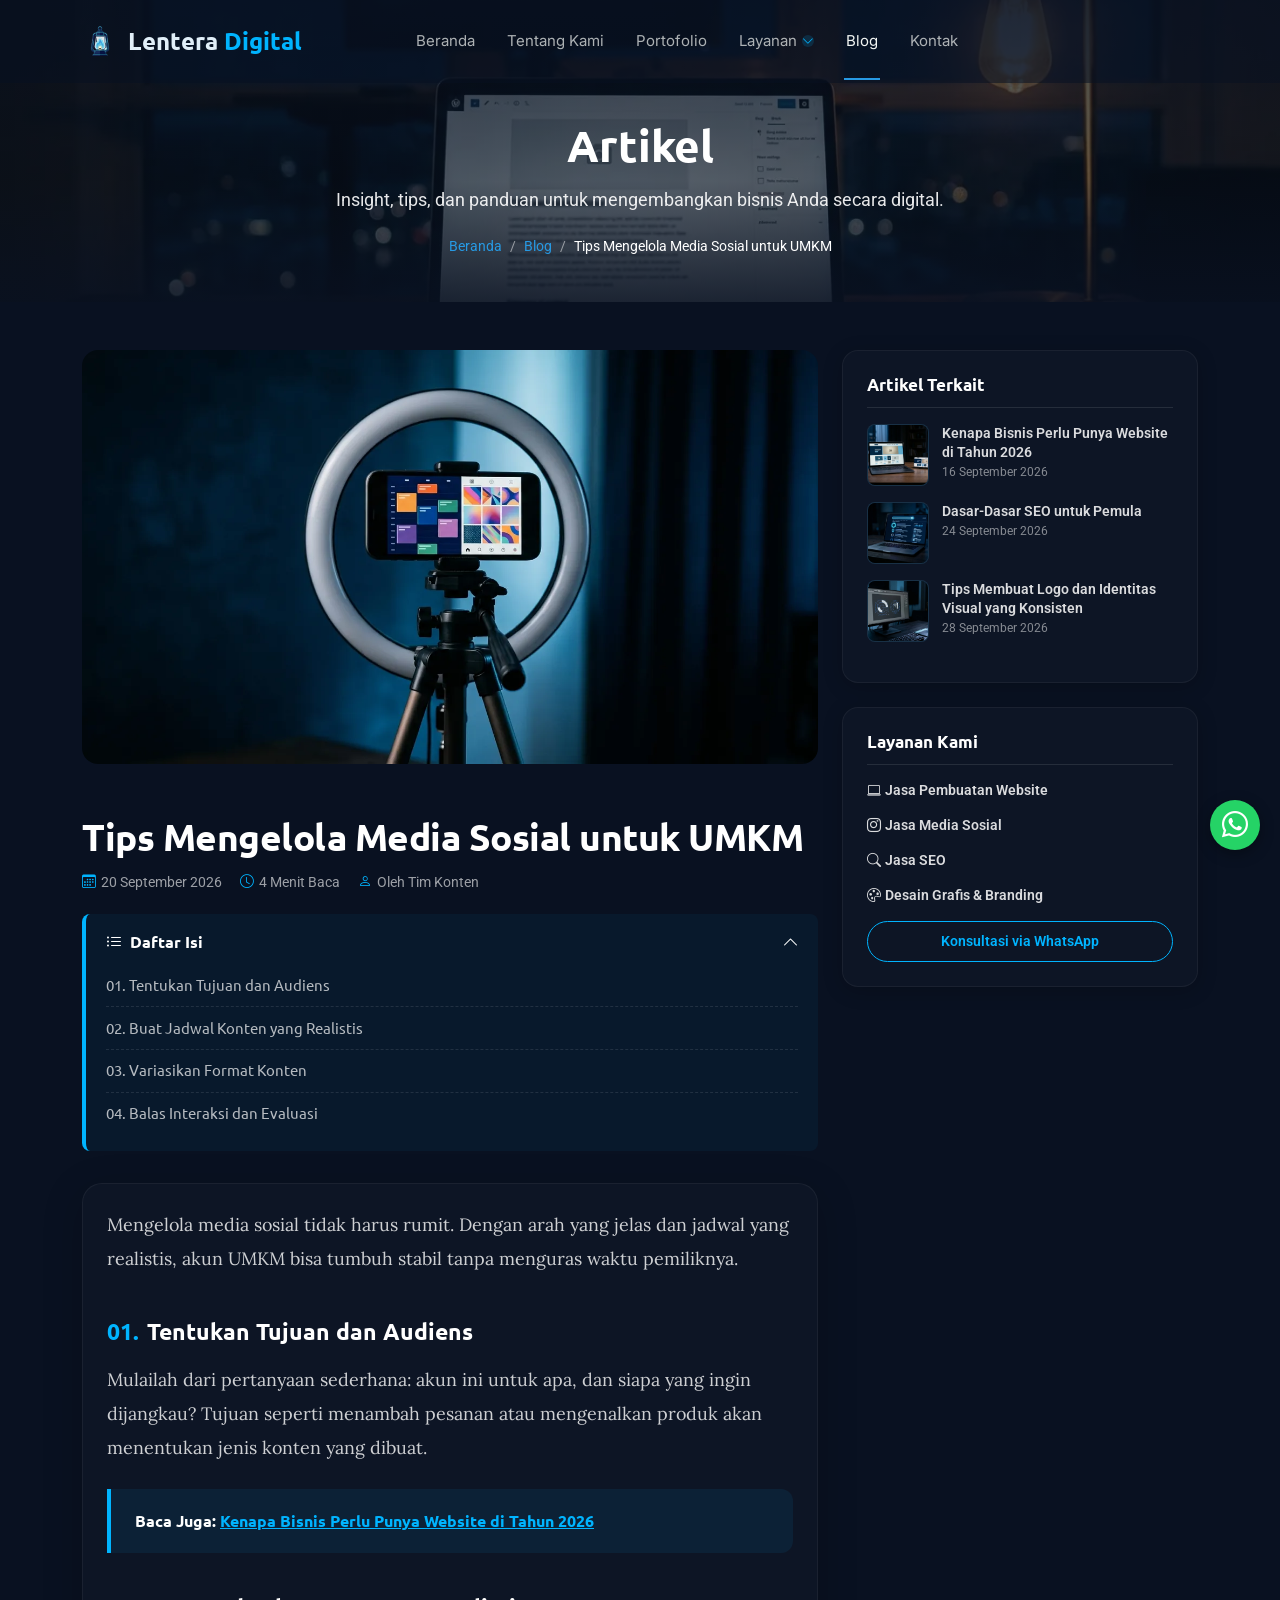
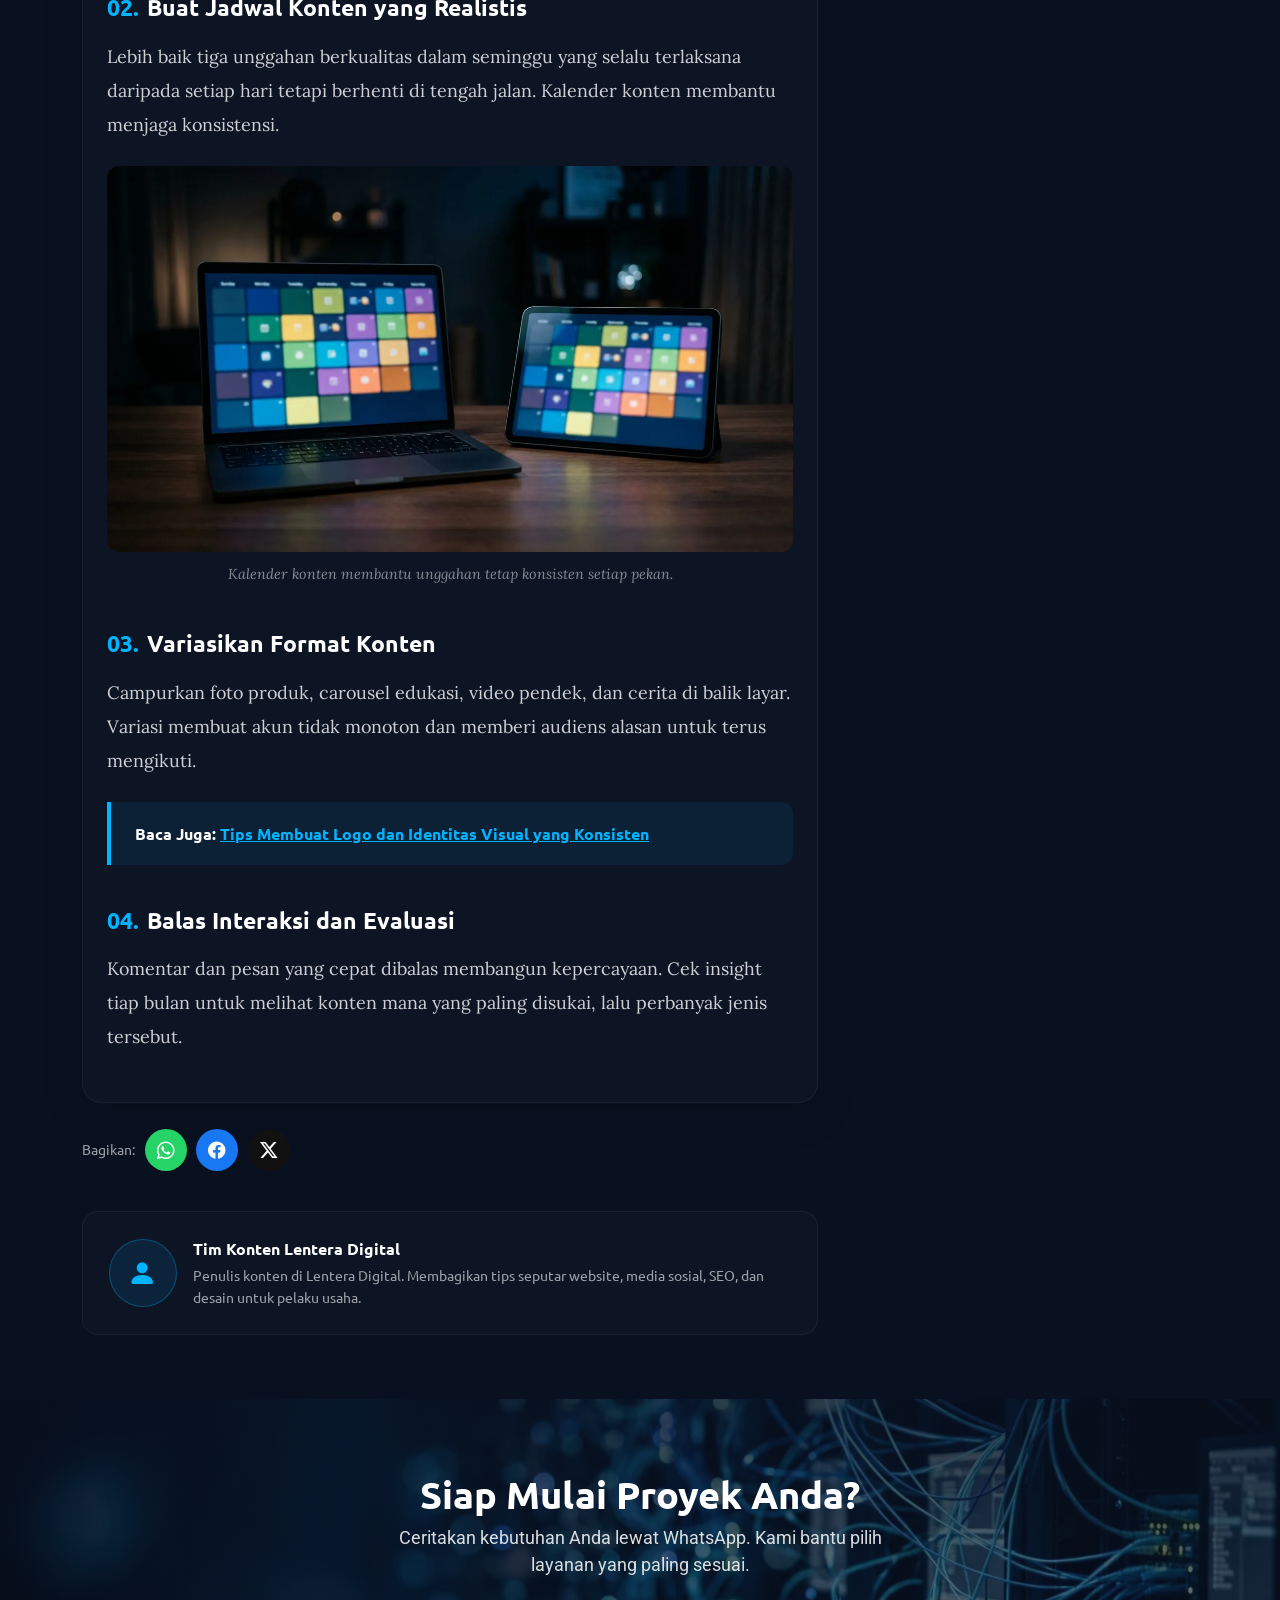
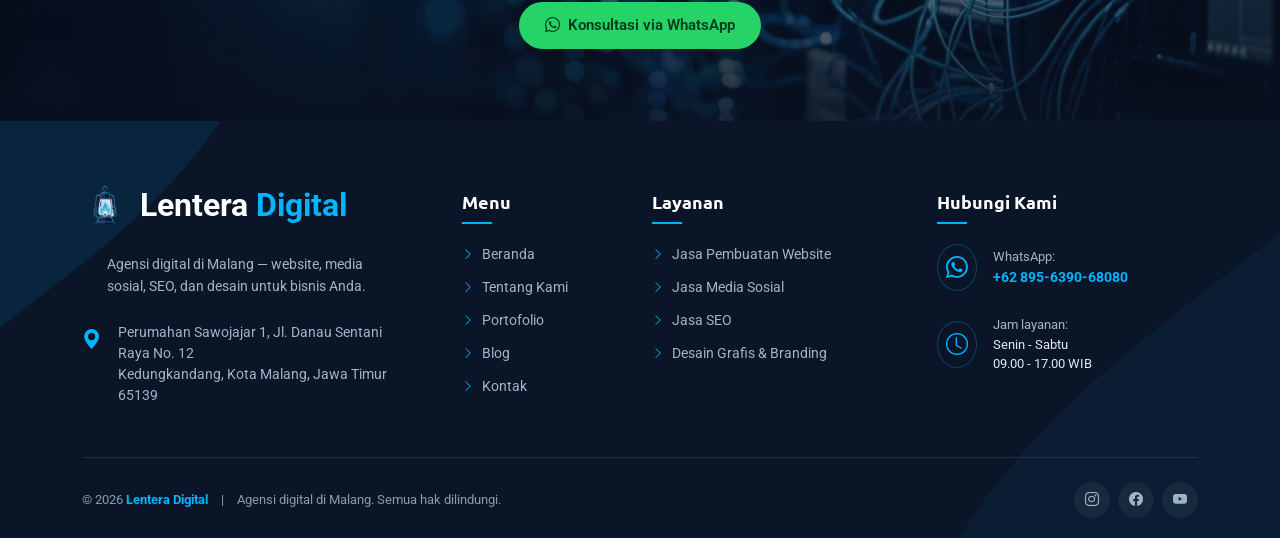
<file: blog/tips-media-sosial-umkm.html>
﻿<!DOCTYPE html>

<html lang="id">
<head>
<meta charset="utf-8"/>
  <link rel="icon" type="image/png" sizes="32x32" href="../assets/img/favicon-32.png">
  <link rel="apple-touch-icon" sizes="180x180" href="../assets/img/apple-touch-icon.png">
<meta content="width=device-width, initial-scale=1.0" name="viewport"/>
<title>Tips Mengelola Media Sosial untuk UMKM | Lentera Digital</title>
<meta content="Empat langkah sederhana mengelola media sosial UMKM: tentukan tujuan, buat jadwal realistis, variasikan format, dan evaluasi hasilnya." name="description"/>
<meta content="tips media sosial umkm, cara mengelola instagram bisnis, content planning" name="keywords"/>
<meta content="Lentera Digital" name="author"/>
<meta content="index, follow, max-image-preview:large, max-snippet:-1" name="robots"/>
<meta content="#091121" name="theme-color"/>
<link href="https://www.lenteradigital.id/tips-media-sosial-umkm.html" rel="canonical"/>
<meta content="ID-JI" name="geo.region"/>
<meta content="Malang" name="geo.placename"/>
<meta content="id_ID" property="og:locale"/>
<meta content="article" property="og:type"/>
<meta content="Lentera Digital" property="og:site_name"/>
<meta content="Tips Mengelola Media Sosial untuk UMKM | Lentera Digital" property="og:title"/>
<meta content="Empat langkah sederhana mengelola media sosial UMKM: tentukan tujuan, buat jadwal realistis, variasikan format, dan evaluasi hasilnya." property="og:description"/>
<meta content="https://www.lenteradigital.id/tips-media-sosial-umkm.html" property="og:url"/>
<meta content="https://www.lenteradigital.id/assets/img/og-default.jpg" property="og:image"/>
<meta content="summary_large_image" name="twitter:card"/>
<meta content="Tips Mengelola Media Sosial untuk UMKM | Lentera Digital" name="twitter:title"/>
<meta content="Empat langkah sederhana mengelola media sosial UMKM: tentukan tujuan, buat jadwal realistis, variasikan format, dan evaluasi hasilnya." name="twitter:description"/>
<meta content="https://www.lenteradigital.id/assets/img/og-default.jpg" name="twitter:image"/>
<link href="https://fonts.googleapis.com" rel="preconnect"/>
<link crossorigin="" href="https://fonts.gstatic.com" rel="preconnect"/>
<link href="https://fonts.googleapis.com/css2?family=Roboto:wght@400;500;700&amp;family=Inter:wght@400;500;600&amp;family=Ubuntu:wght@400;500;700&amp;family=Lora:ital,wght@0,400;0,600;1,400&amp;display=swap" rel="stylesheet"/>
<link href="../assets/vendor/bootstrap/css/bootstrap.min.css" rel="stylesheet"/>
<link href="../assets/vendor/bootstrap-icons/bootstrap-icons.min.css" rel="stylesheet"/>
<link href="../assets/css/main.css" rel="stylesheet"/>
<link href="../assets/css/custom.css" rel="stylesheet"/>
<link href="../assets/css/artikel.css" rel="stylesheet"/>
<script type="application/ld+json">{"@context": "https://schema.org", "@graph": [{"@type": ["Organization", "ProfessionalService"], "@id": "https://www.lenteradigital.id/#org", "name": "Lentera Digital", "url": "https://www.lenteradigital.id/", "logo": {"@type": "ImageObject", "url": "https://www.lenteradigital.id/assets/img/logo.webp", "width": 512, "height": 512}, "image": "https://www.lenteradigital.id/assets/img/og-default.jpg", "telephone": "+62 895-6390-68080", "priceRange": "$$", "description": "Agensi digital di Malang: jasa pembuatan website, media sosial, SEO, serta desain grafis dan branding.", "address": {"@type": "PostalAddress", "streetAddress": "Perumahan Sawojajar 1, Jl. Danau Sentani Raya No. 12", "addressLocality": "Kota Malang", "addressRegion": "Jawa Timur", "postalCode": "65139", "addressCountry": "ID"}, "areaServed": [{"@type": "City", "name": "Malang"}, {"@type": "Country", "name": "Indonesia"}], "openingHoursSpecification": [{"@type": "OpeningHoursSpecification", "dayOfWeek": ["Monday", "Tuesday", "Wednesday", "Thursday", "Friday", "Saturday"], "opens": "09:00", "closes": "17:00"}], "contactPoint": {"@type": "ContactPoint", "telephone": "+62 895-6390-68080", "contactType": "customer service", "availableLanguage": "Indonesian"}}, {"@type": "WebSite", "@id": "https://www.lenteradigital.id/#website", "url": "https://www.lenteradigital.id/", "name": "Lentera Digital", "inLanguage": "id-ID", "publisher": {"@id": "https://www.lenteradigital.id/#org"}}, {"@type": "BreadcrumbList", "itemListElement": [{"@type": "ListItem", "position": 1, "name": "Beranda", "item": "https://www.lenteradigital.id/"}, {"@type": "ListItem", "position": 2, "name": "Blog", "item": "https://www.lenteradigital.id/blog.html"}, {"@type": "ListItem", "position": 3, "name": "Tips Mengelola Media Sosial untuk UMKM", "item": "https://www.lenteradigital.id/tips-media-sosial-umkm.html"}]}, {"@type": "BlogPosting", "@id": "https://www.lenteradigital.id/tips-media-sosial-umkm.html#article", "mainEntityOfPage": "https://www.lenteradigital.id/tips-media-sosial-umkm.html", "headline": "Tips Mengelola Media Sosial untuk UMKM", "description": "Empat langkah sederhana mengelola media sosial UMKM: tentukan tujuan, buat jadwal realistis, variasikan format, dan evaluasi hasilnya.", "image": ["https://www.lenteradigital.id/assets/img/artikel/artikel-tips-media-sosial-umkm.webp", "https://www.lenteradigital.id/assets/img/artikel/artikel-tips-media-sosial-umkm-2.webp"], "datePublished": "2026-09-20", "dateModified": "2026-10-01", "inLanguage": "id-ID", "author": {"@type": "Organization", "name": "Lentera Digital (Tim Konten)", "url": "https://www.lenteradigital.id/"}, "publisher": {"@id": "https://www.lenteradigital.id/#org"}, "keywords": "tips media sosial umkm, cara mengelola instagram bisnis, content planning"}]}</script>
<meta content="1200" property="og:image:width"/>
<meta content="630" property="og:image:height"/>
<meta content="Ilustrasi ruang kerja agensi digital" property="og:image:alt"/>
</head>
<body class="inner-page article-page" data-wa="62895639068080">
<header class="header d-flex align-items-center fixed-top" id="header">
<div class="container position-relative d-flex align-items-center">
<a aria-label="Lentera Digital - Beranda" class="logo d-flex align-items-center" href="../index.html">
<img src="../assets/img/logo.webp" alt="Lentera Digital">
<span class="sitename">Lentera <span class="accent">Digital</span></span>
</a>
<nav aria-label="Menu utama" class="navmenu mx-auto" id="navmenu">
<ul>
<li><a class="" href="../index.html">Beranda</a></li>
<li><a href="../tentang-kami.html">Tentang Kami</a></li>
<li><a href="../portofolio.html">Portofolio</a></li>
<li class="dropdown"><a href="../layanan.html"><span>Layanan</span> <i class="bi bi-chevron-down toggle-dropdown"></i></a><ul><li><a href="../layanan/website.html">Jasa Pembuatan Website</a></li><li><a href="../layanan/media-sosial.html">Jasa Media Sosial</a></li><li><a href="../layanan/seo.html">Jasa SEO</a></li><li><a href="../layanan/desain-grafis.html">Desain Grafis &amp; Branding</a></li></ul></li>
<li><a class="active" href="../blog.html">Blog</a></li>
<li><a href="../kontak.html">Kontak</a></li>
</ul>
<i aria-expanded="false" aria-label="Buka menu" class="mobile-nav-toggle d-xl-none bi bi-list" role="button"></i>
</nav>
</div>
</header>
<main class="main">
<section class="page-hero" style="background-image:url('../assets/img/hero/hero-blog.webp')">
<div class="container">
<h1 class="fw-bold">Artikel</h1>
<p>Insight, tips, dan panduan untuk mengembangkan bisnis Anda secara digital.</p>
<nav aria-label="Breadcrumb"><ol><li><a href="../index.html">Beranda</a></li><li><a class="active" href="../blog.html">Blog</a></li><li aria-current="page">Tips Mengelola Media Sosial untuk UMKM</li></ol></nav>
</div>
</section>
<section class="article-area">
<div class="container"><div class="row g-4">
<div class="col-lg-8 article-wrapper">
<img alt="Ilustrasi konten media sosial di ponsel" class="article-cover" fetchpriority="high" height="768" src="../assets/img/artikel/artikel-tips-media-sosial-umkm.webp" width="1376"/>
<h1 class="article-title">Tips Mengelola Media Sosial untuk UMKM</h1>
<div class="article-meta"><span><i class="bi bi-calendar3"></i><time datetime="2026-09-20">20 September 2026</time></span><span><i class="bi bi-clock"></i>4 Menit Baca</span><span><i class="bi bi-person"></i>Oleh Tim Konten</span></div>
<details class="toc-box" open=""><summary><span><i class="bi bi-list-ul me-2"></i>Daftar Isi</span><i class="bi bi-chevron-down"></i></summary><ul class="toc-list"><li><a href="#s1">01. Tentukan Tujuan dan Audiens</a></li><li><a href="#s2">02. Buat Jadwal Konten yang Realistis</a></li><li><a href="#s3">03. Variasikan Format Konten</a></li><li><a href="#s4">04. Balas Interaksi dan Evaluasi</a></li></ul></details>
<article class="article-content">
<p>Mengelola media sosial tidak harus rumit. Dengan arah yang jelas dan jadwal yang realistis, akun UMKM bisa tumbuh stabil tanpa menguras waktu pemiliknya.</p>
<h2 id="s1"><span class="num">01.</span> Tentukan Tujuan dan Audiens</h2>
<p>Mulailah dari pertanyaan sederhana: akun ini untuk apa, dan siapa yang ingin dijangkau? Tujuan seperti menambah pesanan atau mengenalkan produk akan menentukan jenis konten yang dibuat.</p>
<div class="price-box"><strong>Baca Juga:</strong> <a href="kenapa-bisnis-perlu-website.html">Kenapa Bisnis Perlu Punya Website di Tahun 2026</a></div>
<h2 id="s2"><span class="num">02.</span> Buat Jadwal Konten yang Realistis</h2>
<p>Lebih baik tiga unggahan berkualitas dalam seminggu yang selalu terlaksana daripada setiap hari tetapi berhenti di tengah jalan. Kalender konten membantu menjaga konsistensi.</p>
<figure><img alt="Ilustrasi kalender konten media sosial di tablet" height="768" loading="lazy" src="../assets/img/artikel/artikel-tips-media-sosial-umkm-2.webp" width="1376"/><figcaption>Kalender konten membantu unggahan tetap konsisten setiap pekan.</figcaption></figure>
<h2 id="s3"><span class="num">03.</span> Variasikan Format Konten</h2>
<p>Campurkan foto produk, carousel edukasi, video pendek, dan cerita di balik layar. Variasi membuat akun tidak monoton dan memberi audiens alasan untuk terus mengikuti.</p>
<div class="price-box"><strong>Baca Juga:</strong> <a href="tips-membuat-logo-identitas-visual.html">Tips Membuat Logo dan Identitas Visual yang Konsisten</a></div>
<h2 id="s4"><span class="num">04.</span> Balas Interaksi dan Evaluasi</h2>
<p>Komentar dan pesan yang cepat dibalas membangun kepercayaan. Cek insight tiap bulan untuk melihat konten mana yang paling disukai, lalu perbanyak jenis tersebut.</p>
</article>
<div class="share-row"><span>Bagikan:</span>
<a aria-label="Bagikan ke WhatsApp" class="share-btn" href="https://wa.me/?text=Tips%20Mengelola%20Media%20Sosial%20untuk%20UMKM%20https%3A//www.lenteradigital.id/tips-media-sosial-umkm.html" rel="noopener" style="background:#25d366" target="_blank"><i class="bi bi-whatsapp"></i></a>
<a aria-label="Bagikan ke Facebook" class="share-btn" href="https://www.facebook.com/sharer/sharer.php?u=https%3A//www.lenteradigital.id/tips-media-sosial-umkm.html" rel="noopener" style="background:#1877f2" target="_blank"><i class="bi bi-facebook"></i></a>
<a aria-label="Bagikan ke X" class="share-btn" href="https://twitter.com/intent/tweet?url=https%3A//www.lenteradigital.id/tips-media-sosial-umkm.html&amp;text=Tips%20Mengelola%20Media%20Sosial%20untuk%20UMKM" rel="noopener" style="background:#111" target="_blank"><i class="bi bi-twitter-x"></i></a>
</div>
<div class="author-box"><div class="avatar"><i class="bi bi-person-fill"></i></div><div><strong>Tim Konten Lentera Digital</strong><p>Penulis konten di Lentera Digital. Membagikan tips seputar website, media sosial, SEO, dan desain untuk pelaku usaha.</p></div></div>
</div>
<aside class="col-lg-4"><div class="sticky-top" style="top:120px; z-index: 900;">
<div class="sidebar-card"><h3>Artikel Terkait</h3><a class="side-item" href="kenapa-bisnis-perlu-website.html"><img alt="" height="768" loading="lazy" src="../assets/img/artikel/artikel-kenapa-bisnis-perlu-website.webp" width="1376"/><span>Kenapa Bisnis Perlu Punya Website di Tahun 2026<small>16 September 2026</small></span></a><a class="side-item" href="dasar-dasar-seo-pemula.html"><img alt="" height="768" loading="lazy" src="../assets/img/artikel/artikel-dasar-seo-pemula.webp" width="1376"/><span>Dasar-Dasar SEO untuk Pemula<small>24 September 2026</small></span></a><a class="side-item" href="tips-membuat-logo-identitas-visual.html"><img alt="" height="768" loading="lazy" src="../assets/img/artikel/artikel-tips-membuat-logo.webp" width="1376"/><span>Tips Membuat Logo dan Identitas Visual yang Konsisten<small>28 September 2026</small></span></a></div>
<div class="sidebar-card"><h3>Layanan Kami</h3><a class="side-item" href="layanan/website.html"><span><i class="bi bi-laptop me-1"></i>Jasa Pembuatan Website</span></a><a class="side-item" href="layanan/media-sosial.html"><span><i class="bi bi-instagram me-1"></i>Jasa Media Sosial</span></a><a class="side-item" href="layanan/seo.html"><span><i class="bi bi-search me-1"></i>Jasa SEO</span></a><a class="side-item" href="layanan/desain-grafis.html"><span><i class="bi bi-palette me-1"></i>Desain Grafis &amp; Branding</span></a><a class="btn-side mt-2" href="https://wa.me/62895639068080?text=Halo%2C%20saya%20baru%20membaca%20artikel%20%22Tips%20Mengelola%20Media%20Sosial%20untuk%20UMKM%22%20dan%20ingin%20konsultasi." rel="noopener" target="_blank">Konsultasi via WhatsApp</a></div>
</div></aside>
</div></div>
</section>
<section class="cta-img section" style="background-image:url('../assets/img/cta-background.webp')">
<div class="container">
<h2>Siap Mulai Proyek Anda?</h2>
<p>Ceritakan kebutuhan Anda lewat WhatsApp. Kami bantu pilih layanan yang paling sesuai.</p>
<a class="btn-wa" href="https://wa.me/62895639068080?text=Halo%2C%20saya%20ingin%20konsultasi%20tentang%20layanan%20Lentera%20Digital." rel="noopener" target="_blank"><i class="bi bi-whatsapp"></i> Konsultasi via WhatsApp</a>
</div>
</section>
</main>
<footer class="footer" id="footer" style="background-color: #0b1528; color: #b0c4de; position: relative; overflow: hidden; padding: 60px 0 20px; font-size: 14px;">
<!-- Wave decorations -->
<svg style="position: absolute; top: -50px; left: -50px; width: 300px; height: 300px; opacity: 0.1; pointer-events: none;" viewbox="0 0 200 200" xmlns="http://www.w3.org/2000/svg">
<path d="M0,0 L200,0 C150,100 50,150 0,200 Z" fill="#00b4ff"></path>
</svg>
<svg style="position: absolute; bottom: -50px; right: -50px; width: 400px; height: 400px; opacity: 0.05; pointer-events: none;" viewbox="0 0 200 200" xmlns="http://www.w3.org/2000/svg">
<path d="M200,200 L0,200 C50,100 150,50 200,0 Z" fill="#00b4ff"></path>
</svg>
<div class="container" style="position: relative; z-index: 1;">
<div class="row gy-4 mb-5">
<!-- Col 1 -->
<div class="col-lg-4 col-md-12 pe-lg-5">
<a class="d-flex align-items-center mb-4" href="../index.html" style="text-decoration: none;"><img src="../assets/img/logo.webp" alt="Lentera Digital" style="max-height:46px;width:auto;margin-right:12px;"><span style="font-size: 32px; font-weight: 700; color: #fff;">Lentera <span style="color: #00b4ff;">Digital</span></span>
</a>
<p style="color: #a0b4c8; line-height: 1.6; margin-bottom: 25px; padding-left: 25px;">Agensi digital di Malang — website, media sosial, SEO, dan desain untuk bisnis Anda.</p>
<div class="d-flex align-items-start gap-3">
<i class="bi bi-geo-alt-fill" style="color: #00b4ff; font-size: 20px; margin-top: 2px;"></i>
<p style="color: #a0b4c8; line-height: 1.5; margin: 0;">Perumahan Sawojajar 1, Jl. Danau Sentani Raya No. 12<br/>Kedungkandang, Kota Malang, Jawa Timur 65139</p>
</div>
</div>
<!-- Col 2 -->
<div class="col-lg-2 col-md-4" style="padding-top:10px;">
<h4 style="color: #fff; font-size: 18px; font-weight: 600; margin-bottom: 20px; position: relative; padding-bottom: 12px;">Menu
            <span style="position: absolute; left: 0; bottom: 0; width: 30px; height: 2px; background: #00b4ff;"></span>
</h4>
<ul class="footer-links-list" style="list-style: none; padding: 0; margin: 0;">
<li style="margin-bottom: 12px;"><a href="../index.html" style="color: #a0b4c8; text-decoration: none; display: flex; align-items: center; gap: 8px; transition: color 0.3s;"><i class="bi bi-chevron-right" style="color: #00b4ff; font-size: 12px;"></i> Beranda</a></li>
<li style="margin-bottom: 12px;"><a href="../tentang-kami.html" style="color: #a0b4c8; text-decoration: none; display: flex; align-items: center; gap: 8px; transition: color 0.3s;"><i class="bi bi-chevron-right" style="color: #00b4ff; font-size: 12px;"></i> Tentang Kami</a></li>
<li style="margin-bottom: 12px;"><a href="../portofolio.html" style="color: #a0b4c8; text-decoration: none; display: flex; align-items: center; gap: 8px; transition: color 0.3s;"><i class="bi bi-chevron-right" style="color: #00b4ff; font-size: 12px;"></i> Portofolio</a></li>
<li style="margin-bottom: 12px;"><a href="../blog.html" style="color: #a0b4c8; text-decoration: none; display: flex; align-items: center; gap: 8px; transition: color 0.3s;"><i class="bi bi-chevron-right" style="color: #00b4ff; font-size: 12px;"></i> Blog</a></li>
<li style="margin-bottom: 12px;"><a href="../kontak.html" style="color: #a0b4c8; text-decoration: none; display: flex; align-items: center; gap: 8px; transition: color 0.3s;"><i class="bi bi-chevron-right" style="color: #00b4ff; font-size: 12px;"></i> Kontak</a></li>
</ul>
</div>
<!-- Col 3 -->
<div class="col-lg-3 col-md-4" style="padding-top:10px;">
<h4 style="color: #fff; font-size: 18px; font-weight: 600; margin-bottom: 20px; position: relative; padding-bottom: 12px;">Layanan
            <span style="position: absolute; left: 0; bottom: 0; width: 30px; height: 2px; background: #00b4ff;"></span>
</h4>
<ul class="footer-links-list" style="list-style: none; padding: 0; margin: 0;">
<li style="margin-bottom: 12px;"><a href="../layanan/website.html" style="color: #a0b4c8; text-decoration: none; display: flex; align-items: center; gap: 8px; transition: color 0.3s;"><i class="bi bi-chevron-right" style="color: #00b4ff; font-size: 12px;"></i> Jasa Pembuatan Website</a></li>
<li style="margin-bottom: 12px;"><a href="../layanan/media-sosial.html" style="color: #a0b4c8; text-decoration: none; display: flex; align-items: center; gap: 8px; transition: color 0.3s;"><i class="bi bi-chevron-right" style="color: #00b4ff; font-size: 12px;"></i> Jasa Media Sosial</a></li>
<li style="margin-bottom: 12px;"><a href="../layanan/seo.html" style="color: #a0b4c8; text-decoration: none; display: flex; align-items: center; gap: 8px; transition: color 0.3s;"><i class="bi bi-chevron-right" style="color: #00b4ff; font-size: 12px;"></i> Jasa SEO</a></li>
<li style="margin-bottom: 12px;"><a href="../layanan/desain-grafis.html" style="color: #a0b4c8; text-decoration: none; display: flex; align-items: center; gap: 8px; transition: color 0.3s;"><i class="bi bi-chevron-right" style="color: #00b4ff; font-size: 12px;"></i> Desain Grafis &amp; Branding</a></li>
</ul>
</div>
<!-- Col 4 -->
<div class="col-lg-3 col-md-4" style="padding-top:10px;">
<h4 style="color: #fff; font-size: 18px; font-weight: 600; margin-bottom: 20px; position: relative; padding-bottom: 12px;">Hubungi Kami
            <span style="position: absolute; left: 0; bottom: 0; width: 30px; height: 2px; background: #00b4ff;"></span>
</h4>
<div class="d-flex align-items-center gap-3 mb-4">
<i class="bi bi-whatsapp" style="color: #00b4ff; font-size: 22px; border: 1px solid rgba(0,180,255,0.3); border-radius: 50%; padding: 6px 8px;"></i>
<div>
<p style="color: #a0b4c8; margin: 0; font-size: 13px;">WhatsApp:</p>
<a href="https://wa.me/62895639068080" style="color: #00b4ff; font-weight: 700; text-decoration: none; font-size: 14px; display: inline-block; white-space: nowrap;">+62 895-6390-68080</a>
</div>
</div>
<div class="d-flex align-items-center gap-3">
<i class="bi bi-clock" style="color: #00b4ff; font-size: 22px; border: 1px solid rgba(0,180,255,0.3); border-radius: 50%; padding: 6px 8px;"></i>
<div>
<p style="color: #a0b4c8; margin: 0; font-size: 13px;">Jam layanan:</p>
<p style="color: #e0e8f0; margin: 0; font-size: 13px;">Senin - Sabtu<br/>09.00 - 17.00 WIB</p>
</div>
</div>
</div>
</div>
<div class="d-flex flex-column flex-md-row justify-content-between align-items-center pt-4" style="border-top: 1px solid rgba(255,255,255,0.1);">
<p style="color: #8a9ba8; margin: 0; font-size: 13px;">© 2026 <strong style="color:#00b4ff;">Lentera Digital</strong> <span style="margin:0 10px;">|</span> Agensi digital di Malang. Semua hak dilindungi.</p>
<div class="d-flex gap-2 mt-3 mt-md-0">
<a href="#" style="width: 36px; height: 36px; background: rgba(255,255,255,0.05); border-radius: 50%; display: flex; justify-content: center; align-items: center; color: #a0b4c8; text-decoration: none; transition: background 0.3s;"><i class="bi bi-instagram"></i></a>
<a href="#" style="width: 36px; height: 36px; background: rgba(255,255,255,0.05); border-radius: 50%; display: flex; justify-content: center; align-items: center; color: #a0b4c8; text-decoration: none; transition: background 0.3s;"><i class="bi bi-facebook"></i></a>
<a href="#" style="width: 36px; height: 36px; background: rgba(255,255,255,0.05); border-radius: 50%; display: flex; justify-content: center; align-items: center; color: #a0b4c8; text-decoration: none; transition: background 0.3s;"><i class="bi bi-youtube"></i></a>
</div>
</div>
</div>
<style>
      .footer-links-list li a:hover { color: #00b4ff !important; }
      .footer-links-list .bi-chevron-right { transition: transform 0.3s; }
      .footer-links-list li a:hover .bi-chevron-right { transform: translateX(4px); }
    </style>
</footer>
<a aria-label="Chat WhatsApp" class="float-wa" href="https://wa.me/62895639068080?text=Halo%2C%20saya%20ingin%20bertanya%20tentang%20layanan%20Lentera%20Digital." rel="noopener" target="_blank"><i class="bi bi-whatsapp"></i></a>
<a aria-label="Ke atas" class="scroll-top d-flex align-items-center justify-content-center" href="#" id="scroll-top"><i class="bi bi-arrow-up-short"></i></a>
<script src="../assets/js/main.js"></script>
</body>
</html>
</file>
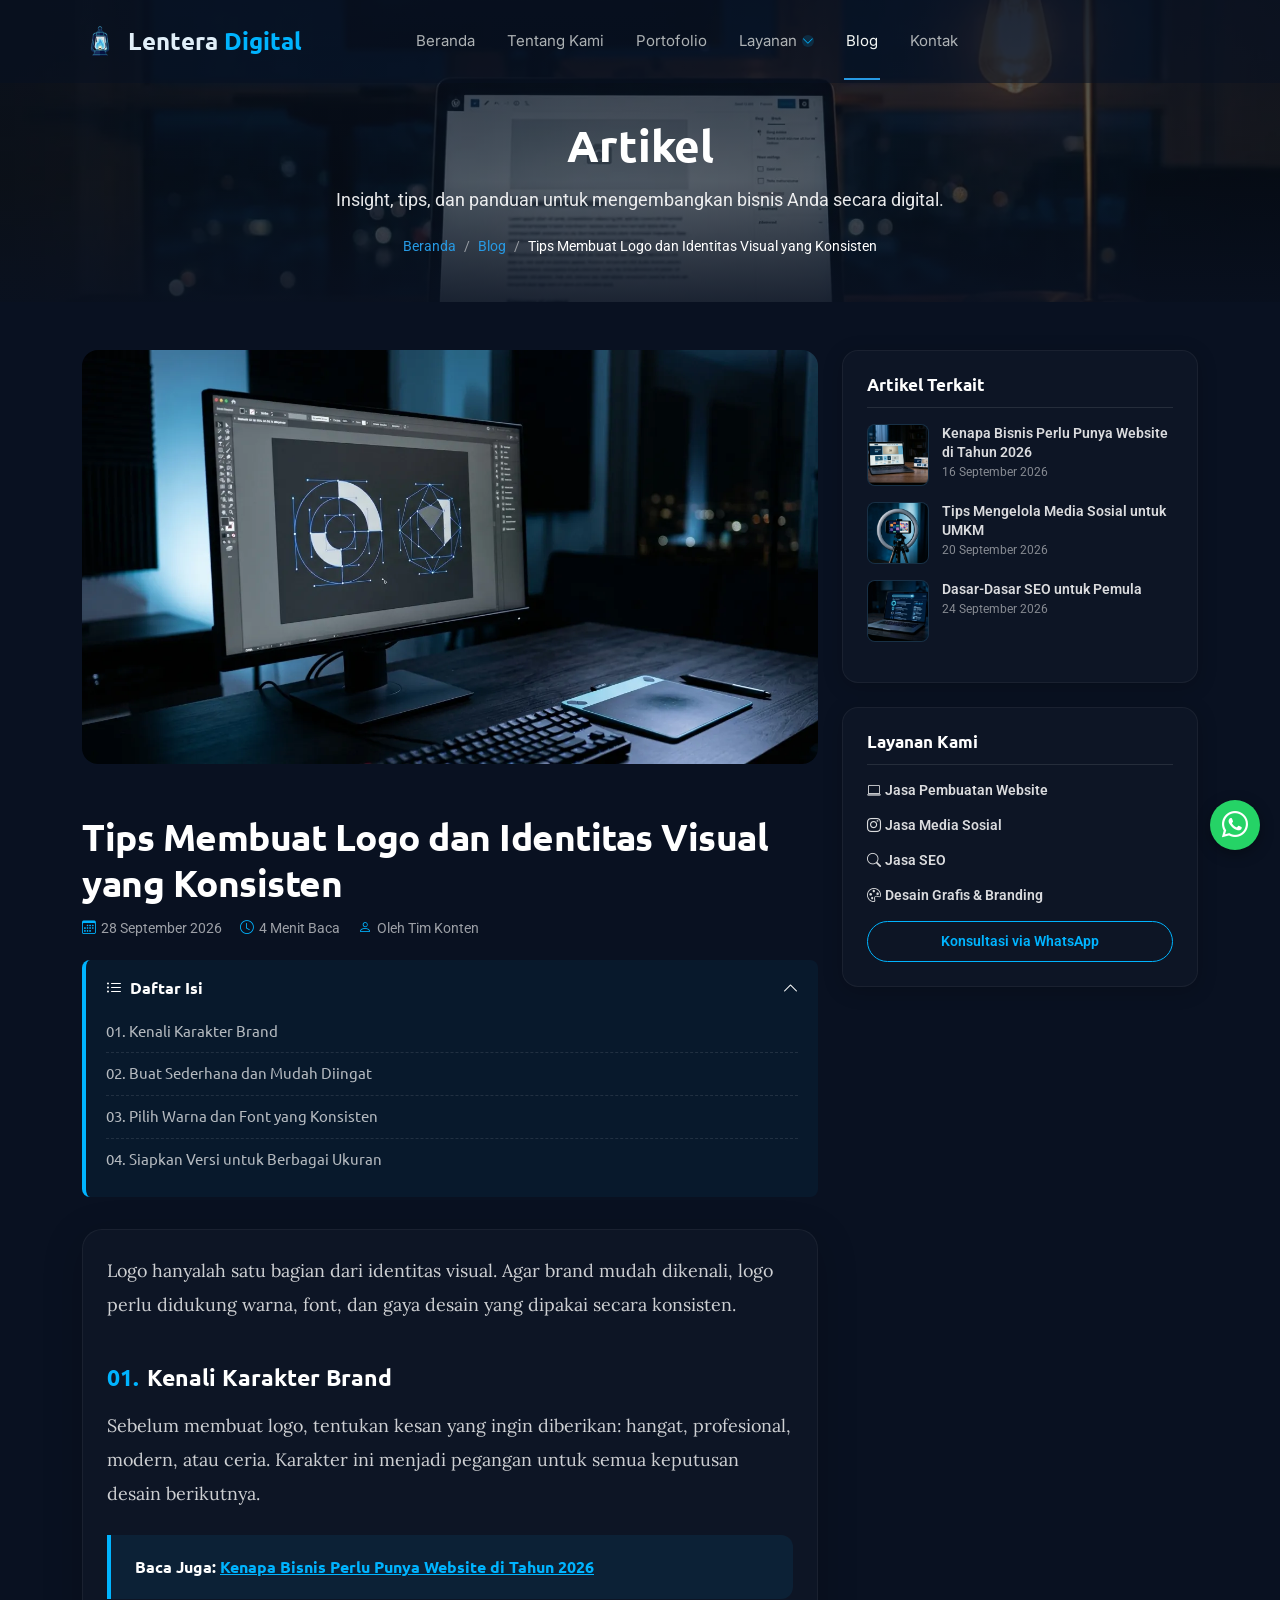
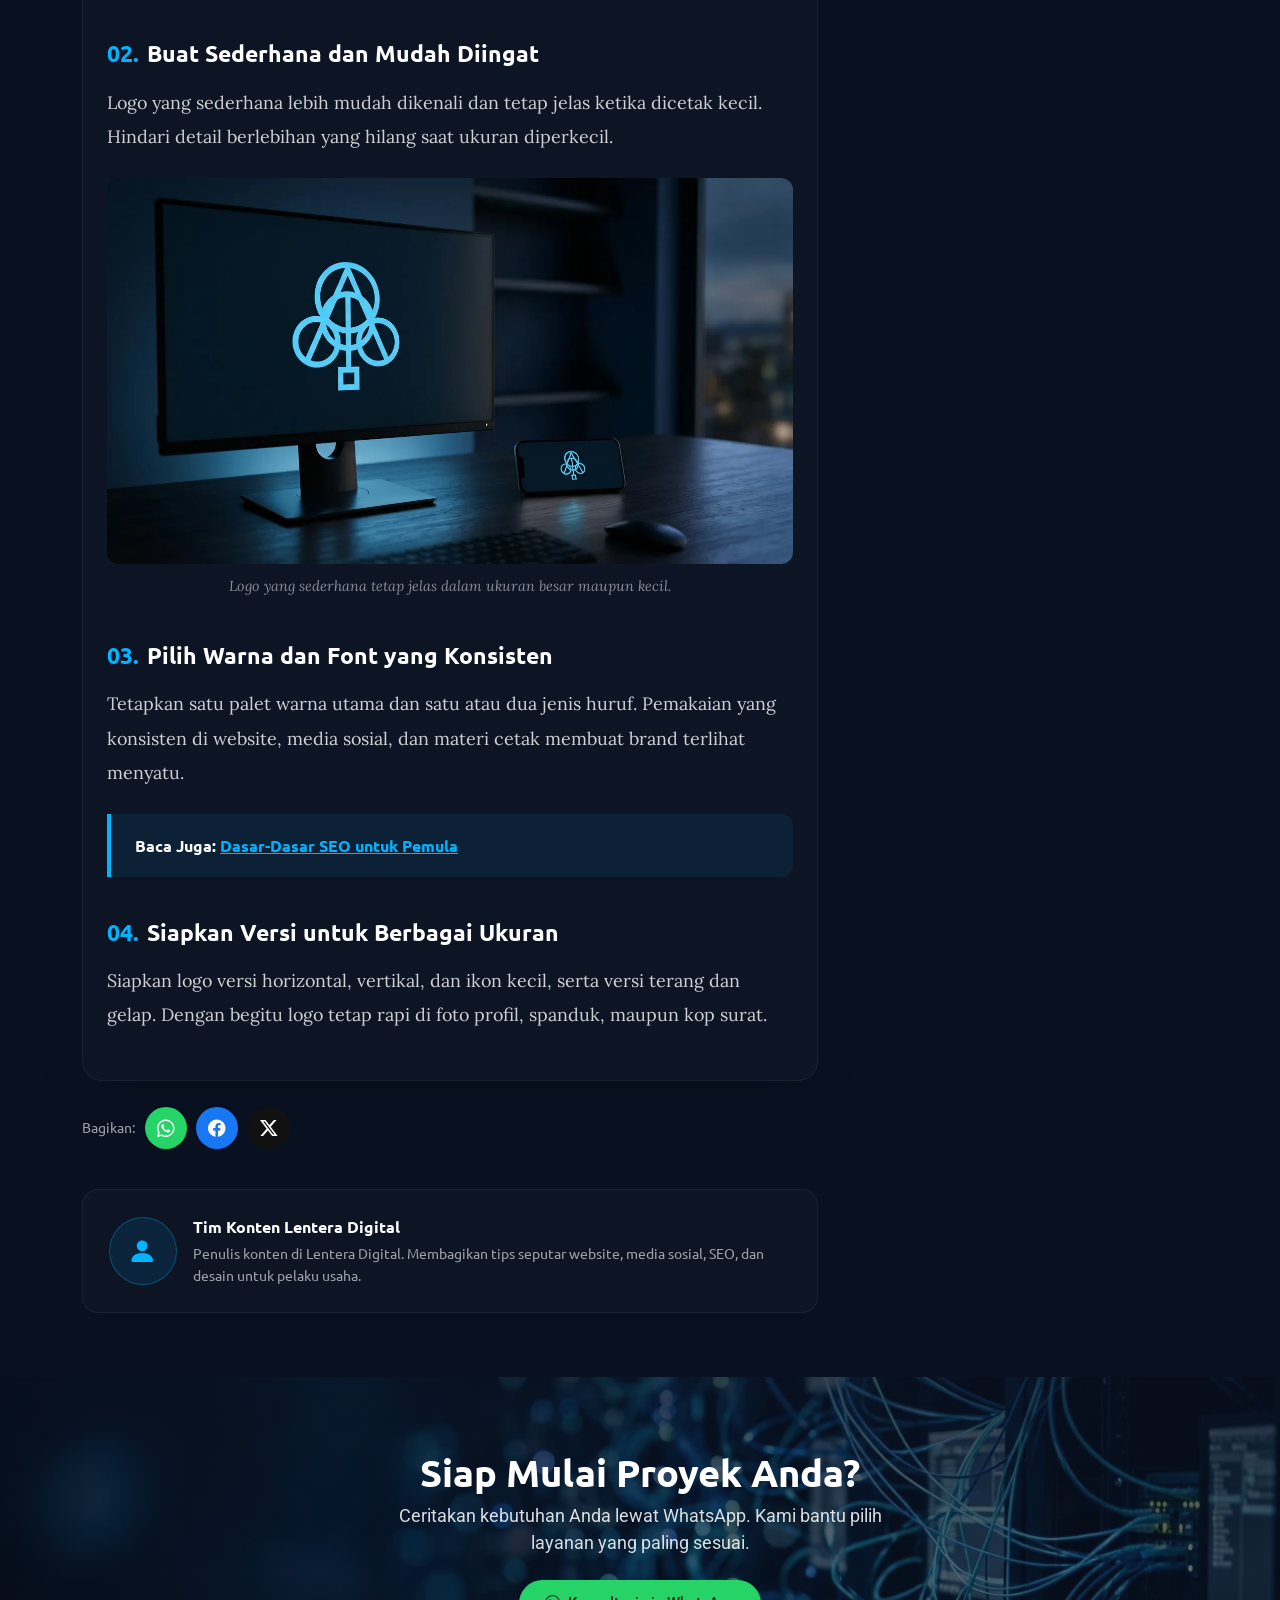
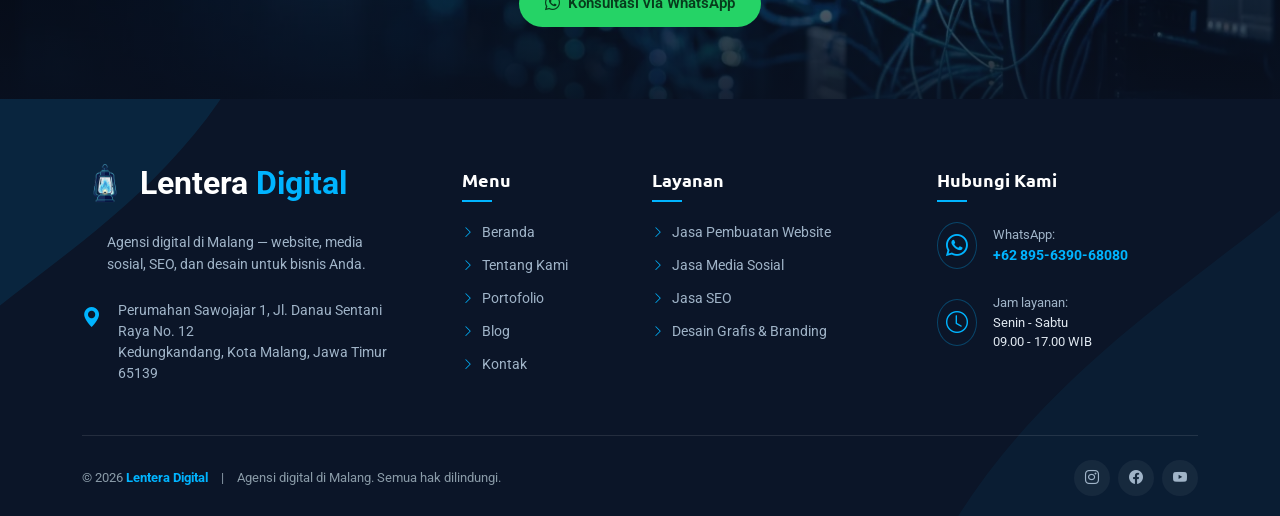
<file: blog/tips-membuat-logo-identitas-visual.html>
﻿<!DOCTYPE html>

<html lang="id">
<head>
<meta charset="utf-8"/>
  <link rel="icon" type="image/png" sizes="32x32" href="../assets/img/favicon-32.png">
  <link rel="apple-touch-icon" sizes="180x180" href="../assets/img/apple-touch-icon.png">
<meta content="width=device-width, initial-scale=1.0" name="viewport"/>
<title>Tips Membuat Logo dan Identitas Visual yang Konsisten | Lentera Digital</title>
<meta content="Empat tips membuat logo dan identitas visual: kenali karakter brand, buat sederhana, pilih warna dan font konsisten, dan siapkan berbagai versi ukuran." name="description"/>
<meta content="tips membuat logo, identitas visual brand, desain branding, palet warna brand" name="keywords"/>
<meta content="Lentera Digital" name="author"/>
<meta content="index, follow, max-image-preview:large, max-snippet:-1" name="robots"/>
<meta content="#091121" name="theme-color"/>
<link href="https://www.lenteradigital.id/tips-membuat-logo-identitas-visual.html" rel="canonical"/>
<meta content="ID-JI" name="geo.region"/>
<meta content="Malang" name="geo.placename"/>
<meta content="id_ID" property="og:locale"/>
<meta content="article" property="og:type"/>
<meta content="Lentera Digital" property="og:site_name"/>
<meta content="Tips Membuat Logo dan Identitas Visual yang Konsisten | Lentera Digital" property="og:title"/>
<meta content="Empat tips membuat logo dan identitas visual: kenali karakter brand, buat sederhana, pilih warna dan font konsisten, dan siapkan berbagai versi ukuran." property="og:description"/>
<meta content="https://www.lenteradigital.id/tips-membuat-logo-identitas-visual.html" property="og:url"/>
<meta content="https://www.lenteradigital.id/assets/img/og-default.jpg" property="og:image"/>
<meta content="summary_large_image" name="twitter:card"/>
<meta content="Tips Membuat Logo dan Identitas Visual yang Konsisten | Lentera Digital" name="twitter:title"/>
<meta content="Empat tips membuat logo dan identitas visual: kenali karakter brand, buat sederhana, pilih warna dan font konsisten, dan siapkan berbagai versi ukuran." name="twitter:description"/>
<meta content="https://www.lenteradigital.id/assets/img/og-default.jpg" name="twitter:image"/>
<link href="https://fonts.googleapis.com" rel="preconnect"/>
<link crossorigin="" href="https://fonts.gstatic.com" rel="preconnect"/>
<link href="https://fonts.googleapis.com/css2?family=Roboto:wght@400;500;700&amp;family=Inter:wght@400;500;600&amp;family=Ubuntu:wght@400;500;700&amp;family=Lora:ital,wght@0,400;0,600;1,400&amp;display=swap" rel="stylesheet"/>
<link href="../assets/vendor/bootstrap/css/bootstrap.min.css" rel="stylesheet"/>
<link href="../assets/vendor/bootstrap-icons/bootstrap-icons.min.css" rel="stylesheet"/>
<link href="../assets/css/main.css" rel="stylesheet"/>
<link href="../assets/css/custom.css" rel="stylesheet"/>
<link href="../assets/css/artikel.css" rel="stylesheet"/>
<script type="application/ld+json">{"@context": "https://schema.org", "@graph": [{"@type": ["Organization", "ProfessionalService"], "@id": "https://www.lenteradigital.id/#org", "name": "Lentera Digital", "url": "https://www.lenteradigital.id/", "logo": {"@type": "ImageObject", "url": "https://www.lenteradigital.id/assets/img/logo.webp", "width": 512, "height": 512}, "image": "https://www.lenteradigital.id/assets/img/og-default.jpg", "telephone": "+62 895-6390-68080", "priceRange": "$$", "description": "Agensi digital di Malang: jasa pembuatan website, media sosial, SEO, serta desain grafis dan branding.", "address": {"@type": "PostalAddress", "streetAddress": "Perumahan Sawojajar 1, Jl. Danau Sentani Raya No. 12", "addressLocality": "Kota Malang", "addressRegion": "Jawa Timur", "postalCode": "65139", "addressCountry": "ID"}, "areaServed": [{"@type": "City", "name": "Malang"}, {"@type": "Country", "name": "Indonesia"}], "openingHoursSpecification": [{"@type": "OpeningHoursSpecification", "dayOfWeek": ["Monday", "Tuesday", "Wednesday", "Thursday", "Friday", "Saturday"], "opens": "09:00", "closes": "17:00"}], "contactPoint": {"@type": "ContactPoint", "telephone": "+62 895-6390-68080", "contactType": "customer service", "availableLanguage": "Indonesian"}}, {"@type": "WebSite", "@id": "https://www.lenteradigital.id/#website", "url": "https://www.lenteradigital.id/", "name": "Lentera Digital", "inLanguage": "id-ID", "publisher": {"@id": "https://www.lenteradigital.id/#org"}}, {"@type": "BreadcrumbList", "itemListElement": [{"@type": "ListItem", "position": 1, "name": "Beranda", "item": "https://www.lenteradigital.id/"}, {"@type": "ListItem", "position": 2, "name": "Blog", "item": "https://www.lenteradigital.id/blog.html"}, {"@type": "ListItem", "position": 3, "name": "Tips Membuat Logo dan Identitas Visual yang Konsisten", "item": "https://www.lenteradigital.id/tips-membuat-logo-identitas-visual.html"}]}, {"@type": "BlogPosting", "@id": "https://www.lenteradigital.id/tips-membuat-logo-identitas-visual.html#article", "mainEntityOfPage": "https://www.lenteradigital.id/tips-membuat-logo-identitas-visual.html", "headline": "Tips Membuat Logo dan Identitas Visual yang Konsisten", "description": "Empat tips membuat logo dan identitas visual: kenali karakter brand, buat sederhana, pilih warna dan font konsisten, dan siapkan berbagai versi ukuran.", "image": ["https://www.lenteradigital.id/assets/img/artikel/artikel-tips-membuat-logo.webp", "https://www.lenteradigital.id/assets/img/artikel/artikel-tips-membuat-logo-2.webp"], "datePublished": "2026-09-28", "dateModified": "2026-10-01", "inLanguage": "id-ID", "author": {"@type": "Organization", "name": "Lentera Digital (Tim Konten)", "url": "https://www.lenteradigital.id/"}, "publisher": {"@id": "https://www.lenteradigital.id/#org"}, "keywords": "tips membuat logo, identitas visual brand, desain branding, palet warna brand"}]}</script>
<meta content="1200" property="og:image:width"/>
<meta content="630" property="og:image:height"/>
<meta content="Ilustrasi ruang kerja agensi digital" property="og:image:alt"/>
</head>
<body class="inner-page article-page" data-wa="62895639068080">
<header class="header d-flex align-items-center fixed-top" id="header">
<div class="container position-relative d-flex align-items-center">
<a aria-label="Lentera Digital - Beranda" class="logo d-flex align-items-center" href="../index.html">
<img src="../assets/img/logo.webp" alt="Lentera Digital">
<span class="sitename">Lentera <span class="accent">Digital</span></span>
</a>
<nav aria-label="Menu utama" class="navmenu mx-auto" id="navmenu">
<ul>
<li><a class="" href="../index.html">Beranda</a></li>
<li><a href="../tentang-kami.html">Tentang Kami</a></li>
<li><a href="../portofolio.html">Portofolio</a></li>
<li class="dropdown"><a href="../layanan.html"><span>Layanan</span> <i class="bi bi-chevron-down toggle-dropdown"></i></a><ul><li><a href="../layanan/website.html">Jasa Pembuatan Website</a></li><li><a href="../layanan/media-sosial.html">Jasa Media Sosial</a></li><li><a href="../layanan/seo.html">Jasa SEO</a></li><li><a href="../layanan/desain-grafis.html">Desain Grafis &amp; Branding</a></li></ul></li>
<li><a class="active" href="../blog.html">Blog</a></li>
<li><a href="../kontak.html">Kontak</a></li>
</ul>
<i aria-expanded="false" aria-label="Buka menu" class="mobile-nav-toggle d-xl-none bi bi-list" role="button"></i>
</nav>
</div>
</header>
<main class="main">
<section class="page-hero" style="background-image:url('../assets/img/hero/hero-blog.webp')">
<div class="container">
<h1 class="fw-bold">Artikel</h1>
<p>Insight, tips, dan panduan untuk mengembangkan bisnis Anda secara digital.</p>
<nav aria-label="Breadcrumb"><ol><li><a href="../index.html">Beranda</a></li><li><a class="active" href="../blog.html">Blog</a></li><li aria-current="page">Tips Membuat Logo dan Identitas Visual yang Konsisten</li></ol></nav>
</div>
</section>
<section class="article-area">
<div class="container"><div class="row g-4">
<div class="col-lg-8 article-wrapper">
<img alt="Ilustrasi tips membuat logo dan identitas visual yang konsisten" class="article-cover" fetchpriority="high" height="768" src="../assets/img/artikel/artikel-tips-membuat-logo.webp" width="1376"/>
<h1 class="article-title">Tips Membuat Logo dan Identitas Visual yang Konsisten</h1>
<div class="article-meta"><span><i class="bi bi-calendar3"></i><time datetime="2026-09-28">28 September 2026</time></span><span><i class="bi bi-clock"></i>4 Menit Baca</span><span><i class="bi bi-person"></i>Oleh Tim Konten</span></div>
<details class="toc-box" open=""><summary><span><i class="bi bi-list-ul me-2"></i>Daftar Isi</span><i class="bi bi-chevron-down"></i></summary><ul class="toc-list"><li><a href="#s1">01. Kenali Karakter Brand</a></li><li><a href="#s2">02. Buat Sederhana dan Mudah Diingat</a></li><li><a href="#s3">03. Pilih Warna dan Font yang Konsisten</a></li><li><a href="#s4">04. Siapkan Versi untuk Berbagai Ukuran</a></li></ul></details>
<article class="article-content">
<p>Logo hanyalah satu bagian dari identitas visual. Agar brand mudah dikenali, logo perlu didukung warna, font, dan gaya desain yang dipakai secara konsisten.</p>
<h2 id="s1"><span class="num">01.</span> Kenali Karakter Brand</h2>
<p>Sebelum membuat logo, tentukan kesan yang ingin diberikan: hangat, profesional, modern, atau ceria. Karakter ini menjadi pegangan untuk semua keputusan desain berikutnya.</p>
<div class="price-box"><strong>Baca Juga:</strong> <a href="kenapa-bisnis-perlu-website.html">Kenapa Bisnis Perlu Punya Website di Tahun 2026</a></div>
<h2 id="s2"><span class="num">02.</span> Buat Sederhana dan Mudah Diingat</h2>
<p>Logo yang sederhana lebih mudah dikenali dan tetap jelas ketika dicetak kecil. Hindari detail berlebihan yang hilang saat ukuran diperkecil.</p>
<figure><img alt="Ilustrasi logo sederhana dalam berbagai ukuran" height="768" loading="lazy" src="../assets/img/artikel/artikel-tips-membuat-logo-2.webp" width="1376"/><figcaption>Logo yang sederhana tetap jelas dalam ukuran besar maupun kecil.</figcaption></figure>
<h2 id="s3"><span class="num">03.</span> Pilih Warna dan Font yang Konsisten</h2>
<p>Tetapkan satu palet warna utama dan satu atau dua jenis huruf. Pemakaian yang konsisten di website, media sosial, dan materi cetak membuat brand terlihat menyatu.</p>
<div class="price-box"><strong>Baca Juga:</strong> <a href="dasar-dasar-seo-pemula.html">Dasar-Dasar SEO untuk Pemula</a></div>
<h2 id="s4"><span class="num">04.</span> Siapkan Versi untuk Berbagai Ukuran</h2>
<p>Siapkan logo versi horizontal, vertikal, dan ikon kecil, serta versi terang dan gelap. Dengan begitu logo tetap rapi di foto profil, spanduk, maupun kop surat.</p>
</article>
<div class="share-row"><span>Bagikan:</span>
<a aria-label="Bagikan ke WhatsApp" class="share-btn" href="https://wa.me/?text=Tips%20Membuat%20Logo%20dan%20Identitas%20Visual%20yang%20Konsisten%20https%3A//www.lenteradigital.id/tips-membuat-logo-identitas-visual.html" rel="noopener" style="background:#25d366" target="_blank"><i class="bi bi-whatsapp"></i></a>
<a aria-label="Bagikan ke Facebook" class="share-btn" href="https://www.facebook.com/sharer/sharer.php?u=https%3A//www.lenteradigital.id/tips-membuat-logo-identitas-visual.html" rel="noopener" style="background:#1877f2" target="_blank"><i class="bi bi-facebook"></i></a>
<a aria-label="Bagikan ke X" class="share-btn" href="https://twitter.com/intent/tweet?url=https%3A//www.lenteradigital.id/tips-membuat-logo-identitas-visual.html&amp;text=Tips%20Membuat%20Logo%20dan%20Identitas%20Visual%20yang%20Konsisten" rel="noopener" style="background:#111" target="_blank"><i class="bi bi-twitter-x"></i></a>
</div>
<div class="author-box"><div class="avatar"><i class="bi bi-person-fill"></i></div><div><strong>Tim Konten Lentera Digital</strong><p>Penulis konten di Lentera Digital. Membagikan tips seputar website, media sosial, SEO, dan desain untuk pelaku usaha.</p></div></div>
</div>
<aside class="col-lg-4"><div class="sticky-top" style="top:120px; z-index: 900;">
<div class="sidebar-card"><h3>Artikel Terkait</h3><a class="side-item" href="kenapa-bisnis-perlu-website.html"><img alt="" height="768" loading="lazy" src="../assets/img/artikel/artikel-kenapa-bisnis-perlu-website.webp" width="1376"/><span>Kenapa Bisnis Perlu Punya Website di Tahun 2026<small>16 September 2026</small></span></a><a class="side-item" href="tips-media-sosial-umkm.html"><img alt="" height="768" loading="lazy" src="../assets/img/artikel/artikel-tips-media-sosial-umkm.webp" width="1376"/><span>Tips Mengelola Media Sosial untuk UMKM<small>20 September 2026</small></span></a><a class="side-item" href="dasar-dasar-seo-pemula.html"><img alt="" height="768" loading="lazy" src="../assets/img/artikel/artikel-dasar-seo-pemula.webp" width="1376"/><span>Dasar-Dasar SEO untuk Pemula<small>24 September 2026</small></span></a></div>
<div class="sidebar-card"><h3>Layanan Kami</h3><a class="side-item" href="layanan/website.html"><span><i class="bi bi-laptop me-1"></i>Jasa Pembuatan Website</span></a><a class="side-item" href="layanan/media-sosial.html"><span><i class="bi bi-instagram me-1"></i>Jasa Media Sosial</span></a><a class="side-item" href="layanan/seo.html"><span><i class="bi bi-search me-1"></i>Jasa SEO</span></a><a class="side-item" href="layanan/desain-grafis.html"><span><i class="bi bi-palette me-1"></i>Desain Grafis &amp; Branding</span></a><a class="btn-side mt-2" href="https://wa.me/62895639068080?text=Halo%2C%20saya%20baru%20membaca%20artikel%20%22Tips%20Membuat%20Logo%20dan%20Identitas%20Visual%20yang%20Konsisten%22%20dan%20ingin%20konsultasi." rel="noopener" target="_blank">Konsultasi via WhatsApp</a></div>
</div></aside>
</div></div>
</section>
<section class="cta-img section" style="background-image:url('../assets/img/cta-background.webp')">
<div class="container">
<h2>Siap Mulai Proyek Anda?</h2>
<p>Ceritakan kebutuhan Anda lewat WhatsApp. Kami bantu pilih layanan yang paling sesuai.</p>
<a class="btn-wa" href="https://wa.me/62895639068080?text=Halo%2C%20saya%20ingin%20konsultasi%20tentang%20layanan%20Lentera%20Digital." rel="noopener" target="_blank"><i class="bi bi-whatsapp"></i> Konsultasi via WhatsApp</a>
</div>
</section>
</main>
<footer class="footer" id="footer" style="background-color: #0b1528; color: #b0c4de; position: relative; overflow: hidden; padding: 60px 0 20px; font-size: 14px;">
<!-- Wave decorations -->
<svg style="position: absolute; top: -50px; left: -50px; width: 300px; height: 300px; opacity: 0.1; pointer-events: none;" viewbox="0 0 200 200" xmlns="http://www.w3.org/2000/svg">
<path d="M0,0 L200,0 C150,100 50,150 0,200 Z" fill="#00b4ff"></path>
</svg>
<svg style="position: absolute; bottom: -50px; right: -50px; width: 400px; height: 400px; opacity: 0.05; pointer-events: none;" viewbox="0 0 200 200" xmlns="http://www.w3.org/2000/svg">
<path d="M200,200 L0,200 C50,100 150,50 200,0 Z" fill="#00b4ff"></path>
</svg>
<div class="container" style="position: relative; z-index: 1;">
<div class="row gy-4 mb-5">
<!-- Col 1 -->
<div class="col-lg-4 col-md-12 pe-lg-5">
<a class="d-flex align-items-center mb-4" href="../index.html" style="text-decoration: none;"><img src="../assets/img/logo.webp" alt="Lentera Digital" style="max-height:46px;width:auto;margin-right:12px;"><span style="font-size: 32px; font-weight: 700; color: #fff;">Lentera <span style="color: #00b4ff;">Digital</span></span>
</a>
<p style="color: #a0b4c8; line-height: 1.6; margin-bottom: 25px; padding-left: 25px;">Agensi digital di Malang — website, media sosial, SEO, dan desain untuk bisnis Anda.</p>
<div class="d-flex align-items-start gap-3">
<i class="bi bi-geo-alt-fill" style="color: #00b4ff; font-size: 20px; margin-top: 2px;"></i>
<p style="color: #a0b4c8; line-height: 1.5; margin: 0;">Perumahan Sawojajar 1, Jl. Danau Sentani Raya No. 12<br/>Kedungkandang, Kota Malang, Jawa Timur 65139</p>
</div>
</div>
<!-- Col 2 -->
<div class="col-lg-2 col-md-4" style="padding-top:10px;">
<h4 style="color: #fff; font-size: 18px; font-weight: 600; margin-bottom: 20px; position: relative; padding-bottom: 12px;">Menu
            <span style="position: absolute; left: 0; bottom: 0; width: 30px; height: 2px; background: #00b4ff;"></span>
</h4>
<ul class="footer-links-list" style="list-style: none; padding: 0; margin: 0;">
<li style="margin-bottom: 12px;"><a href="../index.html" style="color: #a0b4c8; text-decoration: none; display: flex; align-items: center; gap: 8px; transition: color 0.3s;"><i class="bi bi-chevron-right" style="color: #00b4ff; font-size: 12px;"></i> Beranda</a></li>
<li style="margin-bottom: 12px;"><a href="../tentang-kami.html" style="color: #a0b4c8; text-decoration: none; display: flex; align-items: center; gap: 8px; transition: color 0.3s;"><i class="bi bi-chevron-right" style="color: #00b4ff; font-size: 12px;"></i> Tentang Kami</a></li>
<li style="margin-bottom: 12px;"><a href="../portofolio.html" style="color: #a0b4c8; text-decoration: none; display: flex; align-items: center; gap: 8px; transition: color 0.3s;"><i class="bi bi-chevron-right" style="color: #00b4ff; font-size: 12px;"></i> Portofolio</a></li>
<li style="margin-bottom: 12px;"><a href="../blog.html" style="color: #a0b4c8; text-decoration: none; display: flex; align-items: center; gap: 8px; transition: color 0.3s;"><i class="bi bi-chevron-right" style="color: #00b4ff; font-size: 12px;"></i> Blog</a></li>
<li style="margin-bottom: 12px;"><a href="../kontak.html" style="color: #a0b4c8; text-decoration: none; display: flex; align-items: center; gap: 8px; transition: color 0.3s;"><i class="bi bi-chevron-right" style="color: #00b4ff; font-size: 12px;"></i> Kontak</a></li>
</ul>
</div>
<!-- Col 3 -->
<div class="col-lg-3 col-md-4" style="padding-top:10px;">
<h4 style="color: #fff; font-size: 18px; font-weight: 600; margin-bottom: 20px; position: relative; padding-bottom: 12px;">Layanan
            <span style="position: absolute; left: 0; bottom: 0; width: 30px; height: 2px; background: #00b4ff;"></span>
</h4>
<ul class="footer-links-list" style="list-style: none; padding: 0; margin: 0;">
<li style="margin-bottom: 12px;"><a href="../layanan/website.html" style="color: #a0b4c8; text-decoration: none; display: flex; align-items: center; gap: 8px; transition: color 0.3s;"><i class="bi bi-chevron-right" style="color: #00b4ff; font-size: 12px;"></i> Jasa Pembuatan Website</a></li>
<li style="margin-bottom: 12px;"><a href="../layanan/media-sosial.html" style="color: #a0b4c8; text-decoration: none; display: flex; align-items: center; gap: 8px; transition: color 0.3s;"><i class="bi bi-chevron-right" style="color: #00b4ff; font-size: 12px;"></i> Jasa Media Sosial</a></li>
<li style="margin-bottom: 12px;"><a href="../layanan/seo.html" style="color: #a0b4c8; text-decoration: none; display: flex; align-items: center; gap: 8px; transition: color 0.3s;"><i class="bi bi-chevron-right" style="color: #00b4ff; font-size: 12px;"></i> Jasa SEO</a></li>
<li style="margin-bottom: 12px;"><a href="../layanan/desain-grafis.html" style="color: #a0b4c8; text-decoration: none; display: flex; align-items: center; gap: 8px; transition: color 0.3s;"><i class="bi bi-chevron-right" style="color: #00b4ff; font-size: 12px;"></i> Desain Grafis &amp; Branding</a></li>
</ul>
</div>
<!-- Col 4 -->
<div class="col-lg-3 col-md-4" style="padding-top:10px;">
<h4 style="color: #fff; font-size: 18px; font-weight: 600; margin-bottom: 20px; position: relative; padding-bottom: 12px;">Hubungi Kami
            <span style="position: absolute; left: 0; bottom: 0; width: 30px; height: 2px; background: #00b4ff;"></span>
</h4>
<div class="d-flex align-items-center gap-3 mb-4">
<i class="bi bi-whatsapp" style="color: #00b4ff; font-size: 22px; border: 1px solid rgba(0,180,255,0.3); border-radius: 50%; padding: 6px 8px;"></i>
<div>
<p style="color: #a0b4c8; margin: 0; font-size: 13px;">WhatsApp:</p>
<a href="https://wa.me/62895639068080" style="color: #00b4ff; font-weight: 700; text-decoration: none; font-size: 14px; display: inline-block; white-space: nowrap;">+62 895-6390-68080</a>
</div>
</div>
<div class="d-flex align-items-center gap-3">
<i class="bi bi-clock" style="color: #00b4ff; font-size: 22px; border: 1px solid rgba(0,180,255,0.3); border-radius: 50%; padding: 6px 8px;"></i>
<div>
<p style="color: #a0b4c8; margin: 0; font-size: 13px;">Jam layanan:</p>
<p style="color: #e0e8f0; margin: 0; font-size: 13px;">Senin - Sabtu<br/>09.00 - 17.00 WIB</p>
</div>
</div>
</div>
</div>
<div class="d-flex flex-column flex-md-row justify-content-between align-items-center pt-4" style="border-top: 1px solid rgba(255,255,255,0.1);">
<p style="color: #8a9ba8; margin: 0; font-size: 13px;">© 2026 <strong style="color:#00b4ff;">Lentera Digital</strong> <span style="margin:0 10px;">|</span> Agensi digital di Malang. Semua hak dilindungi.</p>
<div class="d-flex gap-2 mt-3 mt-md-0">
<a href="#" style="width: 36px; height: 36px; background: rgba(255,255,255,0.05); border-radius: 50%; display: flex; justify-content: center; align-items: center; color: #a0b4c8; text-decoration: none; transition: background 0.3s;"><i class="bi bi-instagram"></i></a>
<a href="#" style="width: 36px; height: 36px; background: rgba(255,255,255,0.05); border-radius: 50%; display: flex; justify-content: center; align-items: center; color: #a0b4c8; text-decoration: none; transition: background 0.3s;"><i class="bi bi-facebook"></i></a>
<a href="#" style="width: 36px; height: 36px; background: rgba(255,255,255,0.05); border-radius: 50%; display: flex; justify-content: center; align-items: center; color: #a0b4c8; text-decoration: none; transition: background 0.3s;"><i class="bi bi-youtube"></i></a>
</div>
</div>
</div>
<style>
      .footer-links-list li a:hover { color: #00b4ff !important; }
      .footer-links-list .bi-chevron-right { transition: transform 0.3s; }
      .footer-links-list li a:hover .bi-chevron-right { transform: translateX(4px); }
    </style>
</footer>
<a aria-label="Chat WhatsApp" class="float-wa" href="https://wa.me/62895639068080?text=Halo%2C%20saya%20ingin%20bertanya%20tentang%20layanan%20Lentera%20Digital." rel="noopener" target="_blank"><i class="bi bi-whatsapp"></i></a>
<a aria-label="Ke atas" class="scroll-top d-flex align-items-center justify-content-center" href="#" id="scroll-top"><i class="bi bi-arrow-up-short"></i></a>
<script src="../assets/js/main.js"></script>
</body>
</html>
</file>
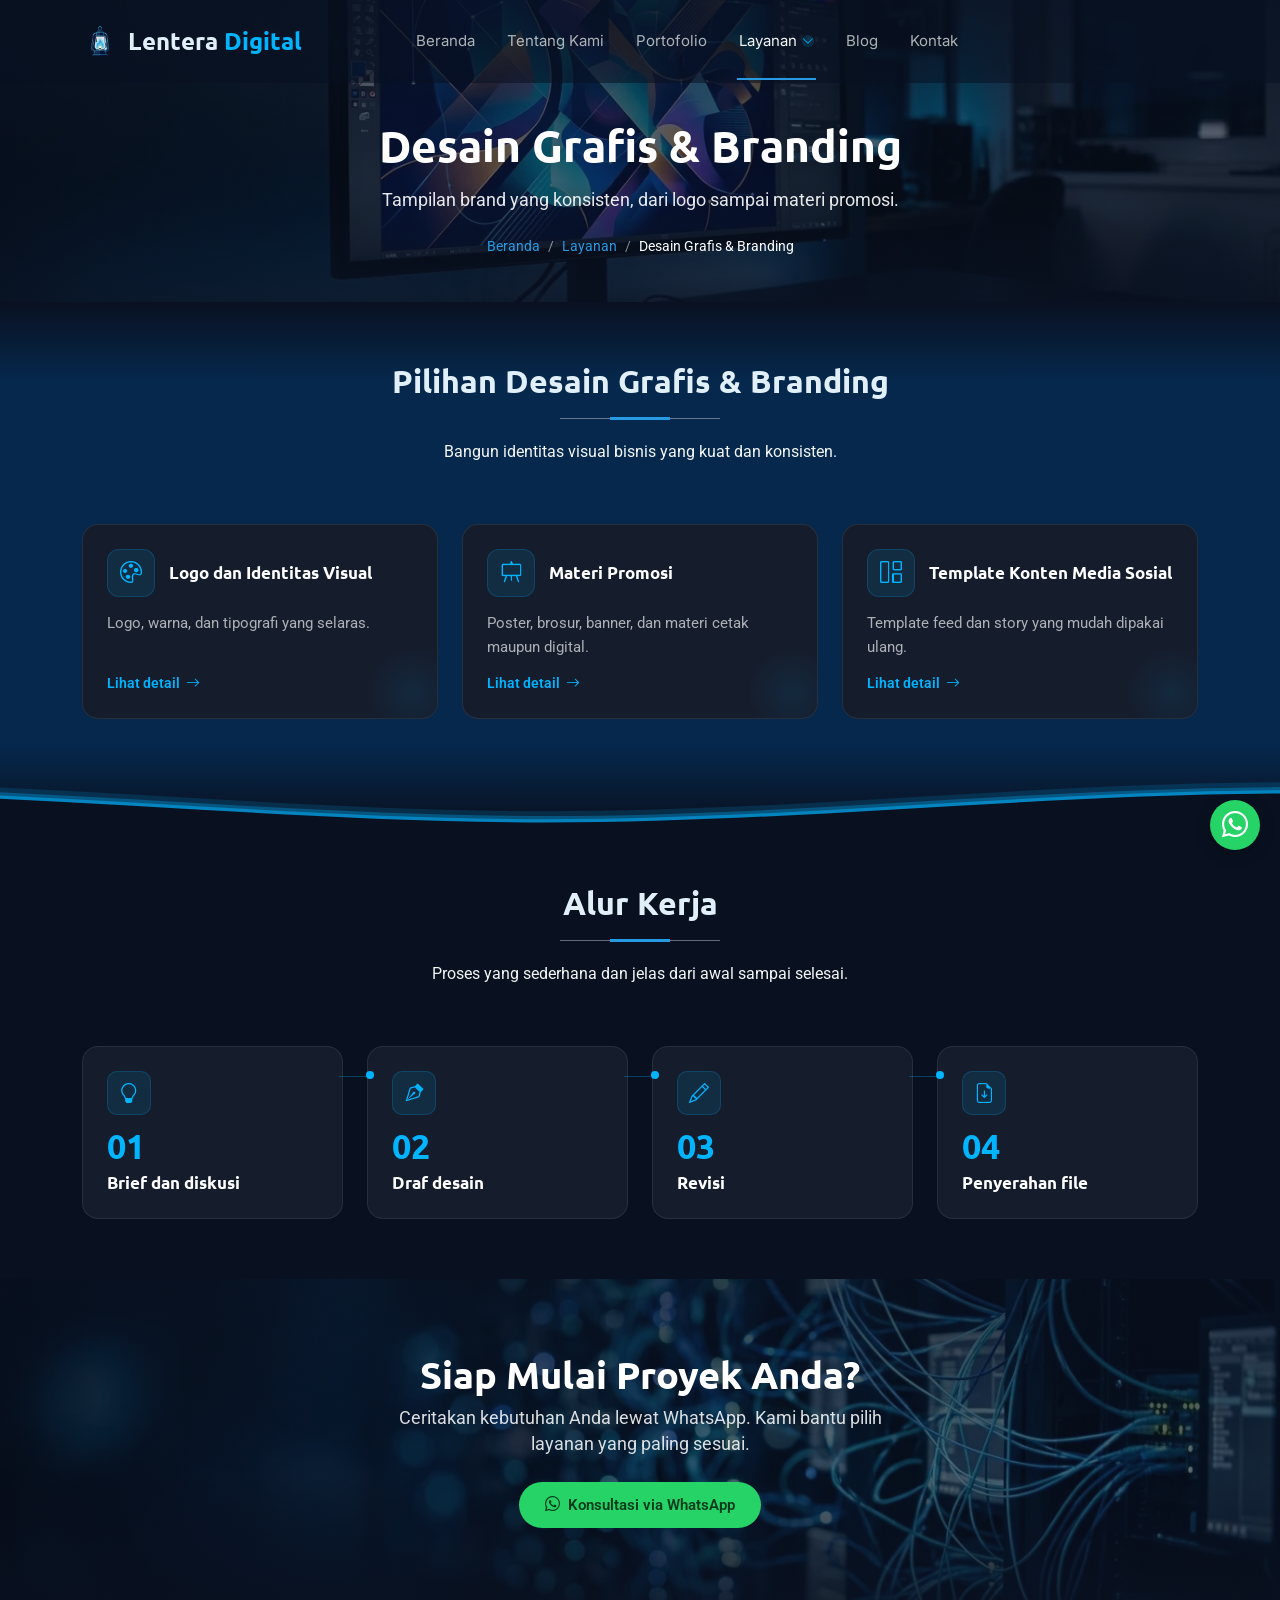
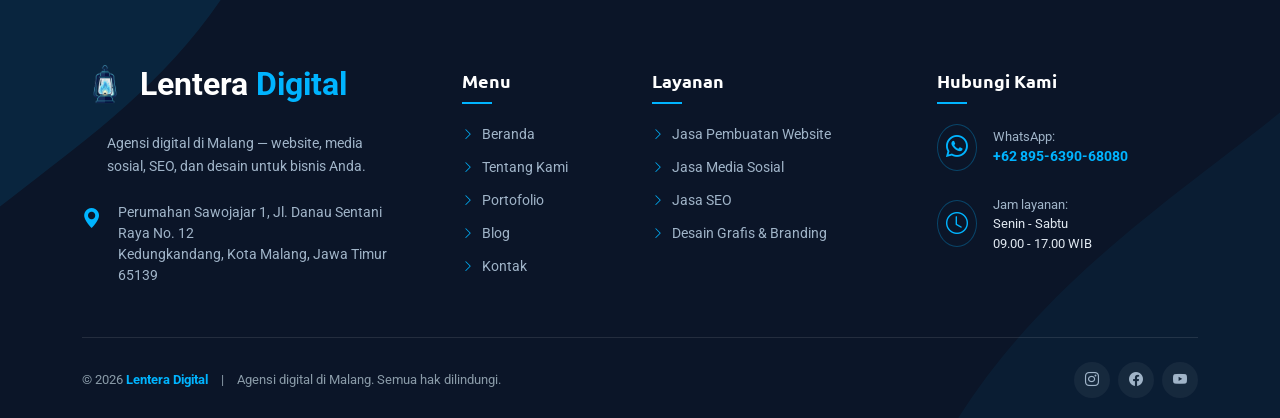
<file: layanan/desain-grafis.html>
﻿<!DOCTYPE html>

<html lang="id">
<head>
<meta charset="utf-8"/>
  <link rel="icon" type="image/png" sizes="32x32" href="../assets/img/favicon-32.png">
  <link rel="apple-touch-icon" sizes="180x180" href="../assets/img/apple-touch-icon.png">
<meta content="width=device-width, initial-scale=1.0" name="viewport"/>
<title>Jasa Desain Grafis &amp; Branding Malang | Logo &amp; Poster</title>
<meta content="Jasa desain grafis dan branding di Malang: pembuatan logo, identitas visual, poster, brosur, banner, dan template konten media sosial. Konsultasi via WhatsApp." name="description"/>
<meta content="jasa desain grafis malang, jasa desain logo, jasa branding, desain poster brosur, template konten media sosial, identitas visual" name="keywords"/>
<meta content="Lentera Digital" name="author"/>
<meta content="index, follow, max-image-preview:large, max-snippet:-1" name="robots"/>
<meta content="#091121" name="theme-color"/>
<link href="https://www.lenteradigital.id/layanan/desain-grafis.html" rel="canonical"/>
<meta content="ID-JI" name="geo.region"/>
<meta content="Malang" name="geo.placename"/>
<meta content="id_ID" property="og:locale"/>
<meta content="website" property="og:type"/>
<meta content="Lentera Digital" property="og:site_name"/>
<meta content="Jasa Desain Grafis &amp; Branding Malang | Logo &amp; Poster" property="og:title"/>
<meta content="Jasa desain grafis dan branding di Malang: pembuatan logo, identitas visual, poster, brosur, banner, dan template konten media sosial. Konsultasi via WhatsApp." property="og:description"/>
<meta content="https://www.lenteradigital.id/layanan/desain-grafis.html" property="og:url"/>
<meta content="https://www.lenteradigital.id/assets/img/og-default.jpg" property="og:image"/>
<meta content="summary_large_image" name="twitter:card"/>
<meta content="Jasa Desain Grafis &amp; Branding Malang | Logo &amp; Poster" name="twitter:title"/>
<meta content="Jasa desain grafis dan branding di Malang: pembuatan logo, identitas visual, poster, brosur, banner, dan template konten media sosial. Konsultasi via WhatsApp." name="twitter:description"/>
<meta content="https://www.lenteradigital.id/assets/img/og-default.jpg" name="twitter:image"/>
<link href="https://fonts.googleapis.com" rel="preconnect"/>
<link crossorigin="" href="https://fonts.gstatic.com" rel="preconnect"/>
<link href="https://fonts.googleapis.com/css2?family=Roboto:wght@400;500;700&amp;family=Inter:wght@400;500;600&amp;family=Ubuntu:wght@400;500;700&amp;family=Lora:ital,wght@0,400;0,600;1,400&amp;display=swap" rel="stylesheet"/>
<link href="../assets/vendor/bootstrap/css/bootstrap.min.css" rel="stylesheet"/>
<link href="../assets/vendor/bootstrap-icons/bootstrap-icons.min.css" rel="stylesheet"/>
<link href="../assets/css/main.css" rel="stylesheet"/>
<link href="../assets/css/custom.css" rel="stylesheet"/>
<script type="application/ld+json">{"@context": "https://schema.org", "@graph": [{"@type": ["Organization", "ProfessionalService"], "@id": "https://www.lenteradigital.id/#org", "name": "Lentera Digital", "url": "https://www.lenteradigital.id/", "logo": {"@type": "ImageObject", "url": "https://www.lenteradigital.id/assets/img/logo.webp", "width": 512, "height": 512}, "image": "https://www.lenteradigital.id/assets/img/og-default.jpg", "telephone": "+62 895-6390-68080", "priceRange": "$$", "description": "Agensi digital di Malang: jasa pembuatan website, media sosial, SEO, serta desain grafis dan branding.", "address": {"@type": "PostalAddress", "streetAddress": "Perumahan Sawojajar 1, Jl. Danau Sentani Raya No. 12", "addressLocality": "Kota Malang", "addressRegion": "Jawa Timur", "postalCode": "65139", "addressCountry": "ID"}, "areaServed": [{"@type": "City", "name": "Malang"}, {"@type": "Country", "name": "Indonesia"}], "openingHoursSpecification": [{"@type": "OpeningHoursSpecification", "dayOfWeek": ["Monday", "Tuesday", "Wednesday", "Thursday", "Friday", "Saturday"], "opens": "09:00", "closes": "17:00"}], "contactPoint": {"@type": "ContactPoint", "telephone": "+62 895-6390-68080", "contactType": "customer service", "availableLanguage": "Indonesian"}}, {"@type": "WebSite", "@id": "https://www.lenteradigital.id/#website", "url": "https://www.lenteradigital.id/", "name": "Lentera Digital", "inLanguage": "id-ID", "publisher": {"@id": "https://www.lenteradigital.id/#org"}}, {"@type": "BreadcrumbList", "itemListElement": [{"@type": "ListItem", "position": 1, "name": "Beranda", "item": "https://www.lenteradigital.id/"}, {"@type": "ListItem", "position": 2, "name": "Layanan", "item": "https://www.lenteradigital.id/layanan/desain-grafis.html"}, {"@type": "ListItem", "position": 3, "name": "Desain Grafis & Branding", "item": "https://www.lenteradigital.id/layanan/desain-grafis.html"}]}, {"@type": "Service", "@id": "https://www.lenteradigital.id/layanan/desain-grafis.html#service", "name": "Desain Grafis & Branding", "serviceType": "Desain Grafis & Branding", "description": "Jasa desain grafis dan branding di Malang: pembuatan logo, identitas visual, poster, brosur, banner, dan template konten media sosial. Konsultasi via WhatsApp.", "provider": {"@id": "https://www.lenteradigital.id/#org"}, "areaServed": {"@type": "City", "name": "Malang"}, "url": "https://www.lenteradigital.id/layanan/desain-grafis.html", "hasOfferCatalog": {"@type": "OfferCatalog", "name": "Desain Grafis & Branding", "itemListElement": [{"@type": "Offer", "itemOffered": {"@type": "Service", "name": "Logo dan Identitas Visual", "description": "Logo, palet warna, dan tipografi dirancang selaras supaya brand mudah dikenali di mana pun muncul."}}, {"@type": "Offer", "itemOffered": {"@type": "Service", "name": "Materi Promosi", "description": "Kami mendesain materi promosi yang jelas dan menarik untuk kebutuhan cetak maupun digital, sesuai identitas brand Anda."}}, {"@type": "Offer", "itemOffered": {"@type": "Service", "name": "Template Konten Media Sosial", "description": "Template yang bisa diedit sendiri membuat tampilan konten konsisten tanpa harus mendesain dari nol setiap kali."}}]}}]}</script>
<meta content="1200" property="og:image:width"/>
<meta content="630" property="og:image:height"/>
<meta content="Ilustrasi ruang kerja agensi digital" property="og:image:alt"/>
</head>
<body class="inner-page" data-wa="62895639068080">
<header class="header d-flex align-items-center fixed-top" id="header">
<div class="container position-relative d-flex align-items-center">
<a aria-label="Lentera Digital - Beranda" class="logo d-flex align-items-center" href="../index.html">
<img src="../assets/img/logo.webp" alt="Lentera Digital">
<span class="sitename">Lentera <span class="accent">Digital</span></span>
</a>
<nav aria-label="Menu utama" class="navmenu mx-auto" id="navmenu">
<ul>
<li><a class="" href="../index.html">Beranda</a></li>
<li><a href="../tentang-kami.html">Tentang Kami</a></li>
<li><a href="../portofolio.html">Portofolio</a></li>
<li class="dropdown"><a class="active" href="../layanan.html"><span>Layanan</span> <i class="bi bi-chevron-down toggle-dropdown"></i></a><ul><li><a href="../layanan/website.html">Jasa Pembuatan Website</a></li><li><a href="../layanan/media-sosial.html">Jasa Media Sosial</a></li><li><a href="../layanan/seo.html">Jasa SEO</a></li><li><a href="../layanan/desain-grafis.html">Desain Grafis &amp; Branding</a></li></ul></li>
<li><a href="../blog.html">Blog</a></li>
<li><a href="../kontak.html">Kontak</a></li>
</ul>
<i aria-expanded="false" aria-label="Buka menu" class="mobile-nav-toggle d-xl-none bi bi-list" role="button"></i>
</nav>
</div>
</header>
<main class="main">
<section class="page-hero" style="background-image:url('../assets/img/hero/hero-desain-grafis.webp')">
<div class="container">
<h1>Desain Grafis &amp; Branding</h1>
<p>Tampilan brand yang konsisten, dari logo sampai materi promosi.</p>
<nav aria-label="Breadcrumb"><ol><li><a href="../index.html">Beranda</a></li><li><a href="desain-grafis.html">Layanan</a></li><li aria-current="page">Desain Grafis &amp; Branding</li></ol></nav>
</div>
</section>
<section class="section" id="jenis" style="background: linear-gradient(to bottom, #091121 0%, #06284c 15%, #06284c 85%, #091121 100%); padding-bottom: 0 !important;">
<div class="container section-title"><h2>Pilihan Desain Grafis &amp; Branding</h2><p>Bangun identitas visual bisnis yang kuat dan konsisten.</p></div>
<div class="container"><div class="row g-4">
<div class="col-md-6 col-lg-4">
<button class="svc-card" data-popup="d-layanan-desain-grafis-0" type="button">
<div class="card-header"><span class="ico"><i class="bi bi-palette"></i></span> <h3>Logo dan Identitas Visual</h3></div>
<p>Logo, warna, dan tipografi yang selaras.</p>
<span class="more">Lihat detail <i class="bi bi-arrow-right"></i></span>
</button>
</div>
<div class="col-md-6 col-lg-4">
<button class="svc-card" data-popup="d-layanan-desain-grafis-1" type="button">
<div class="card-header"><span class="ico"><i class="bi bi-easel"></i></span> <h3>Materi Promosi</h3></div>
<p>Poster, brosur, banner, dan materi cetak maupun digital.</p>
<span class="more">Lihat detail <i class="bi bi-arrow-right"></i></span>
</button>
</div>
<div class="col-md-6 col-lg-4">
<button class="svc-card" data-popup="d-layanan-desain-grafis-2" type="button">
<div class="card-header"><span class="ico"><i class="bi bi-grid-1x2"></i></span> <h3>Template Konten Media Sosial</h3></div>
<p>Template feed dan story yang mudah dipakai ulang.</p>
<span class="more">Lihat detail <i class="bi bi-arrow-right"></i></span>
</button>
</div>
</div></div>
<!-- Wave transition -->
<div class="waves-wrapper" style="position:relative; width:100%; height:45px; margin-top:60px; overflow:hidden;">
<svg class="waves" preserveaspectratio="none" shape-rendering="auto" style="position:absolute; bottom:0; width:100%; height:45px;" viewbox="0 24 150 28" xmlns="http://www.w3.org/2000/svg" xmlns:xlink="http://www.w3.org/1999/xlink">
<defs>
<path d="M-160 44c30 0 58-18 88-18s 58 18 88 18 58-18 88-18 58 18 88 18 v44h-352z" id="gentle-wave"></path>
</defs>
<g class="parallax">
<use fill="rgba(0, 180, 255, 0.15)" x="48" xlink:href="#gentle-wave" y="0"></use>
<use fill="rgba(0, 180, 255, 0.3)" x="48" xlink:href="#gentle-wave" y="3"></use>
<use fill="rgba(0, 180, 255, 0.5)" x="48" xlink:href="#gentle-wave" y="5"></use>
<use fill="#091121" x="48" xlink:href="#gentle-wave" y="7"></use>
</g>
</svg>
</div>
</section>
<section class="section" id="alur">
<div class="container section-title"><h2>Alur Kerja</h2><p>Proses yang sederhana dan jelas dari awal sampai selesai.</p></div>
<div class="container"><div class="row g-4 steps-row">
<div class="col-sm-6 col-lg-3"><div class="step"><span class="step-ico"><i class="bi bi-lightbulb"></i></span><div class="no">01</div><h3>Brief dan diskusi</h3></div></div>
<div class="col-sm-6 col-lg-3"><div class="step"><span class="step-ico"><i class="bi bi-vector-pen"></i></span><div class="no">02</div><h3>Draf desain</h3></div></div>
<div class="col-sm-6 col-lg-3"><div class="step"><span class="step-ico"><i class="bi bi-pencil"></i></span><div class="no">03</div><h3>Revisi</h3></div></div>
<div class="col-sm-6 col-lg-3"><div class="step"><span class="step-ico"><i class="bi bi-file-earmark-arrow-down"></i></span><div class="no">04</div><h3>Penyerahan file</h3></div></div>
</div></div>
</section>
<section class="cta-img section" style="background-image:url('../assets/img/cta-background.webp')">
<div class="container">
<h2>Siap Mulai Proyek Anda?</h2>
<p>Ceritakan kebutuhan Anda lewat WhatsApp. Kami bantu pilih layanan yang paling sesuai.</p>
<a class="btn-wa" href="https://wa.me/62895639068080?text=Halo%2C%20saya%20ingin%20konsultasi%20tentang%20layanan%20Lentera%20Digital." rel="noopener" target="_blank"><i class="bi bi-whatsapp"></i> Konsultasi via WhatsApp</a>
</div>
</section>
<div aria-hidden="true" hidden="">
<div hidden="" id="d-layanan-desain-grafis-0">
<div class="popup-header-line"></div>
<h3 class="popup-title">Detail <span class="glow">Layanan</span></h3>
<p class="popup-desc">Logo, palet warna, dan tipografi dirancang selaras supaya brand mudah dikenali di mana pun muncul.</p>
<div class="popup-section">
<div class="ps-header">
<div class="ps-icon"><i class="bi bi-list-task"></i></div>
<h4 class="ps-title">Yang Anda Dapatkan</h4>
</div>
<ul class="ps-list-check">
<li>Konsep dan beberapa opsi logo</li><li>Palet warna dan tipografi</li><li>File siap pakai (PNG, SVG)</li><li>Panduan singkat penggunaan</li>
</ul>
</div>
<hr class="popup-divider"/>
<div class="popup-grid">
<div class="popup-col">
<div class="ps-header">
<div class="ps-icon"><i class="bi bi-bullseye"></i></div>
<h4 class="ps-title">Cocok Untuk</h4>
</div>
<p class="ps-text">Usaha baru atau brand yang ingin tampil lebih profesional.</p>
<div class="popup-actions-new">
<a class="btn-wa-blue" data-wa-text="Halo, saya tertarik dengan layanan Logo dan Identitas Visual (Desain Grafis &amp; Branding). Boleh minta info lebih lanjut?" href="#">
<i class="bi bi-whatsapp"></i> Hubungi via WhatsApp <i class="bi bi-arrow-right"></i>
</a>
</div>
</div>
<div class="popup-col">
<div class="ps-header">
<div class="ps-icon"><i class="bi bi-briefcase"></i></div>
<h4 class="ps-title">Alur Kerja</h4>
</div>
<ol class="ps-list-num">
<li>Brief dan diskusi</li><li>Draf desain</li><li>Revisi</li><li>Penyerahan file</li>
</ol>
</div>
</div>
</div>
<div hidden="" id="d-layanan-desain-grafis-1">
<div class="popup-header-line"></div>
<h3 class="popup-title">Detail <span class="glow">Layanan</span></h3>
<p class="popup-desc">Kami mendesain materi promosi yang jelas dan menarik untuk kebutuhan cetak maupun digital, sesuai identitas brand Anda.</p>
<div class="popup-section">
<div class="ps-header">
<div class="ps-icon"><i class="bi bi-list-task"></i></div>
<h4 class="ps-title">Yang Anda Dapatkan</h4>
</div>
<ul class="ps-list-check">
<li>Poster dan brosur</li><li>Banner dan spanduk</li><li>Menu, flyer, dan katalog</li><li>File siap cetak dan siap unggah</li>
</ul>
</div>
<hr class="popup-divider"/>
<div class="popup-grid">
<div class="popup-col">
<div class="ps-header">
<div class="ps-icon"><i class="bi bi-bullseye"></i></div>
<h4 class="ps-title">Cocok Untuk</h4>
</div>
<p class="ps-text">Bisnis yang rutin berpromosi lewat media cetak maupun digital.</p>
<div class="popup-actions-new">
<a class="btn-wa-blue" data-wa-text="Halo, saya tertarik dengan layanan Materi Promosi (Desain Grafis &amp; Branding). Boleh minta info lebih lanjut?" href="#">
<i class="bi bi-whatsapp"></i> Hubungi via WhatsApp <i class="bi bi-arrow-right"></i>
</a>
</div>
</div>
<div class="popup-col">
<div class="ps-header">
<div class="ps-icon"><i class="bi bi-briefcase"></i></div>
<h4 class="ps-title">Alur Kerja</h4>
</div>
<ol class="ps-list-num">
<li>Brief dan diskusi</li><li>Draf desain</li><li>Revisi</li><li>Penyerahan file</li>
</ol>
</div>
</div>
</div>
<div hidden="" id="d-layanan-desain-grafis-2">
<div class="popup-header-line"></div>
<h3 class="popup-title">Detail <span class="glow">Layanan</span></h3>
<p class="popup-desc">Template yang bisa diedit sendiri membuat tampilan konten konsisten tanpa harus mendesain dari nol setiap kali.</p>
<div class="popup-section">
<div class="ps-header">
<div class="ps-icon"><i class="bi bi-list-task"></i></div>
<h4 class="ps-title">Yang Anda Dapatkan</h4>
</div>
<ul class="ps-list-check">
<li>Template feed dan story</li><li>Warna dan font sesuai brand</li><li>Format mudah diedit</li><li>Panduan pemakaian</li>
</ul>
</div>
<hr class="popup-divider"/>
<div class="popup-grid">
<div class="popup-col">
<div class="ps-header">
<div class="ps-icon"><i class="bi bi-bullseye"></i></div>
<h4 class="ps-title">Cocok Untuk</h4>
</div>
<p class="ps-text">Tim internal yang mengelola media sosial sendiri.</p>
<div class="popup-actions-new">
<a class="btn-wa-blue" data-wa-text="Halo, saya tertarik dengan layanan Template Konten Media Sosial (Desain Grafis &amp; Branding). Boleh minta info lebih lanjut?" href="#">
<i class="bi bi-whatsapp"></i> Hubungi via WhatsApp <i class="bi bi-arrow-right"></i>
</a>
</div>
</div>
<div class="popup-col">
<div class="ps-header">
<div class="ps-icon"><i class="bi bi-briefcase"></i></div>
<h4 class="ps-title">Alur Kerja</h4>
</div>
<ol class="ps-list-num">
<li>Brief dan diskusi</li><li>Draf desain</li><li>Revisi</li><li>Penyerahan file</li>
</ol>
</div>
</div>
</div>
</div>
</main>
<footer class="footer" id="footer" style="background-color: #0b1528; color: #b0c4de; position: relative; overflow: hidden; padding: 60px 0 20px; font-size: 14px;">
<!-- Wave decorations -->
<svg style="position: absolute; top: -50px; left: -50px; width: 300px; height: 300px; opacity: 0.1; pointer-events: none;" viewbox="0 0 200 200" xmlns="http://www.w3.org/2000/svg">
<path d="M0,0 L200,0 C150,100 50,150 0,200 Z" fill="#00b4ff"></path>
</svg>
<svg style="position: absolute; bottom: -50px; right: -50px; width: 400px; height: 400px; opacity: 0.05; pointer-events: none;" viewbox="0 0 200 200" xmlns="http://www.w3.org/2000/svg">
<path d="M200,200 L0,200 C50,100 150,50 200,0 Z" fill="#00b4ff"></path>
</svg>
<div class="container" style="position: relative; z-index: 1;">
<div class="row gy-4 mb-5">
<!-- Col 1 -->
<div class="col-lg-4 col-md-12 pe-lg-5">
<a class="d-flex align-items-center mb-4" href="../index.html" style="text-decoration: none;"><img src="../assets/img/logo.webp" alt="Lentera Digital" style="max-height:46px;width:auto;margin-right:12px;"><span style="font-size: 32px; font-weight: 700; color: #fff;">Lentera <span style="color: #00b4ff;">Digital</span></span>
</a>
<p style="color: #a0b4c8; line-height: 1.6; margin-bottom: 25px; padding-left: 25px;">Agensi digital di Malang — website, media sosial, SEO, dan desain untuk bisnis Anda.</p>
<div class="d-flex align-items-start gap-3">
<i class="bi bi-geo-alt-fill" style="color: #00b4ff; font-size: 20px; margin-top: 2px;"></i>
<p style="color: #a0b4c8; line-height: 1.5; margin: 0;">Perumahan Sawojajar 1, Jl. Danau Sentani Raya No. 12<br/>Kedungkandang, Kota Malang, Jawa Timur 65139</p>
</div>
</div>
<!-- Col 2 -->
<div class="col-lg-2 col-md-4" style="padding-top:10px;">
<h4 style="color: #fff; font-size: 18px; font-weight: 600; margin-bottom: 20px; position: relative; padding-bottom: 12px;">Menu
            <span style="position: absolute; left: 0; bottom: 0; width: 30px; height: 2px; background: #00b4ff;"></span>
</h4>
<ul class="footer-links-list" style="list-style: none; padding: 0; margin: 0;">
<li style="margin-bottom: 12px;"><a href="../index.html" style="color: #a0b4c8; text-decoration: none; display: flex; align-items: center; gap: 8px; transition: color 0.3s;"><i class="bi bi-chevron-right" style="color: #00b4ff; font-size: 12px;"></i> Beranda</a></li>
<li style="margin-bottom: 12px;"><a href="../tentang-kami.html" style="color: #a0b4c8; text-decoration: none; display: flex; align-items: center; gap: 8px; transition: color 0.3s;"><i class="bi bi-chevron-right" style="color: #00b4ff; font-size: 12px;"></i> Tentang Kami</a></li>
<li style="margin-bottom: 12px;"><a href="../portofolio.html" style="color: #a0b4c8; text-decoration: none; display: flex; align-items: center; gap: 8px; transition: color 0.3s;"><i class="bi bi-chevron-right" style="color: #00b4ff; font-size: 12px;"></i> Portofolio</a></li>
<li style="margin-bottom: 12px;"><a href="../blog.html" style="color: #a0b4c8; text-decoration: none; display: flex; align-items: center; gap: 8px; transition: color 0.3s;"><i class="bi bi-chevron-right" style="color: #00b4ff; font-size: 12px;"></i> Blog</a></li>
<li style="margin-bottom: 12px;"><a href="../kontak.html" style="color: #a0b4c8; text-decoration: none; display: flex; align-items: center; gap: 8px; transition: color 0.3s;"><i class="bi bi-chevron-right" style="color: #00b4ff; font-size: 12px;"></i> Kontak</a></li>
</ul>
</div>
<!-- Col 3 -->
<div class="col-lg-3 col-md-4" style="padding-top:10px;">
<h4 style="color: #fff; font-size: 18px; font-weight: 600; margin-bottom: 20px; position: relative; padding-bottom: 12px;">Layanan
            <span style="position: absolute; left: 0; bottom: 0; width: 30px; height: 2px; background: #00b4ff;"></span>
</h4>
<ul class="footer-links-list" style="list-style: none; padding: 0; margin: 0;">
<li style="margin-bottom: 12px;"><a href="../layanan/website.html" style="color: #a0b4c8; text-decoration: none; display: flex; align-items: center; gap: 8px; transition: color 0.3s;"><i class="bi bi-chevron-right" style="color: #00b4ff; font-size: 12px;"></i> Jasa Pembuatan Website</a></li>
<li style="margin-bottom: 12px;"><a href="../layanan/media-sosial.html" style="color: #a0b4c8; text-decoration: none; display: flex; align-items: center; gap: 8px; transition: color 0.3s;"><i class="bi bi-chevron-right" style="color: #00b4ff; font-size: 12px;"></i> Jasa Media Sosial</a></li>
<li style="margin-bottom: 12px;"><a href="../layanan/seo.html" style="color: #a0b4c8; text-decoration: none; display: flex; align-items: center; gap: 8px; transition: color 0.3s;"><i class="bi bi-chevron-right" style="color: #00b4ff; font-size: 12px;"></i> Jasa SEO</a></li>
<li style="margin-bottom: 12px;"><a href="../layanan/desain-grafis.html" style="color: #a0b4c8; text-decoration: none; display: flex; align-items: center; gap: 8px; transition: color 0.3s;"><i class="bi bi-chevron-right" style="color: #00b4ff; font-size: 12px;"></i> Desain Grafis &amp; Branding</a></li>
</ul>
</div>
<!-- Col 4 -->
<div class="col-lg-3 col-md-4" style="padding-top:10px;">
<h4 style="color: #fff; font-size: 18px; font-weight: 600; margin-bottom: 20px; position: relative; padding-bottom: 12px;">Hubungi Kami
            <span style="position: absolute; left: 0; bottom: 0; width: 30px; height: 2px; background: #00b4ff;"></span>
</h4>
<div class="d-flex align-items-center gap-3 mb-4">
<i class="bi bi-whatsapp" style="color: #00b4ff; font-size: 22px; border: 1px solid rgba(0,180,255,0.3); border-radius: 50%; padding: 6px 8px;"></i>
<div>
<p style="color: #a0b4c8; margin: 0; font-size: 13px;">WhatsApp:</p>
<a href="https://wa.me/62895639068080" style="color: #00b4ff; font-weight: 700; text-decoration: none; font-size: 14px; display: inline-block; white-space: nowrap;">+62 895-6390-68080</a>
</div>
</div>
<div class="d-flex align-items-center gap-3">
<i class="bi bi-clock" style="color: #00b4ff; font-size: 22px; border: 1px solid rgba(0,180,255,0.3); border-radius: 50%; padding: 6px 8px;"></i>
<div>
<p style="color: #a0b4c8; margin: 0; font-size: 13px;">Jam layanan:</p>
<p style="color: #e0e8f0; margin: 0; font-size: 13px;">Senin - Sabtu<br/>09.00 - 17.00 WIB</p>
</div>
</div>
</div>
</div>
<div class="d-flex flex-column flex-md-row justify-content-between align-items-center pt-4" style="border-top: 1px solid rgba(255,255,255,0.1);">
<p style="color: #8a9ba8; margin: 0; font-size: 13px;">© 2026 <strong style="color:#00b4ff;">Lentera Digital</strong> <span style="margin:0 10px;">|</span> Agensi digital di Malang. Semua hak dilindungi.</p>
<div class="d-flex gap-2 mt-3 mt-md-0">
<a href="#" style="width: 36px; height: 36px; background: rgba(255,255,255,0.05); border-radius: 50%; display: flex; justify-content: center; align-items: center; color: #a0b4c8; text-decoration: none; transition: background 0.3s;"><i class="bi bi-instagram"></i></a>
<a href="#" style="width: 36px; height: 36px; background: rgba(255,255,255,0.05); border-radius: 50%; display: flex; justify-content: center; align-items: center; color: #a0b4c8; text-decoration: none; transition: background 0.3s;"><i class="bi bi-facebook"></i></a>
<a href="#" style="width: 36px; height: 36px; background: rgba(255,255,255,0.05); border-radius: 50%; display: flex; justify-content: center; align-items: center; color: #a0b4c8; text-decoration: none; transition: background 0.3s;"><i class="bi bi-youtube"></i></a>
</div>
</div>
</div>
<style>
      .footer-links-list li a:hover { color: #00b4ff !important; }
      .footer-links-list .bi-chevron-right { transition: transform 0.3s; }
      .footer-links-list li a:hover .bi-chevron-right { transform: translateX(4px); }
    </style>
</footer>
<a aria-label="Chat WhatsApp" class="float-wa" href="https://wa.me/62895639068080?text=Halo%2C%20saya%20ingin%20bertanya%20tentang%20layanan%20Lentera%20Digital." rel="noopener" target="_blank"><i class="bi bi-whatsapp"></i></a>
<a aria-label="Ke atas" class="scroll-top d-flex align-items-center justify-content-center" href="#" id="scroll-top"><i class="bi bi-arrow-up-short"></i></a>
<dialog aria-label="Detail" class="popup" id="popup">
<button aria-label="Tutup" class="popup-close" type="button"><i class="bi bi-x-lg"></i></button>
<div class="popup-body"></div>
</dialog>
<script src="../assets/js/main.js"></script>
</body>
</html>
</file>
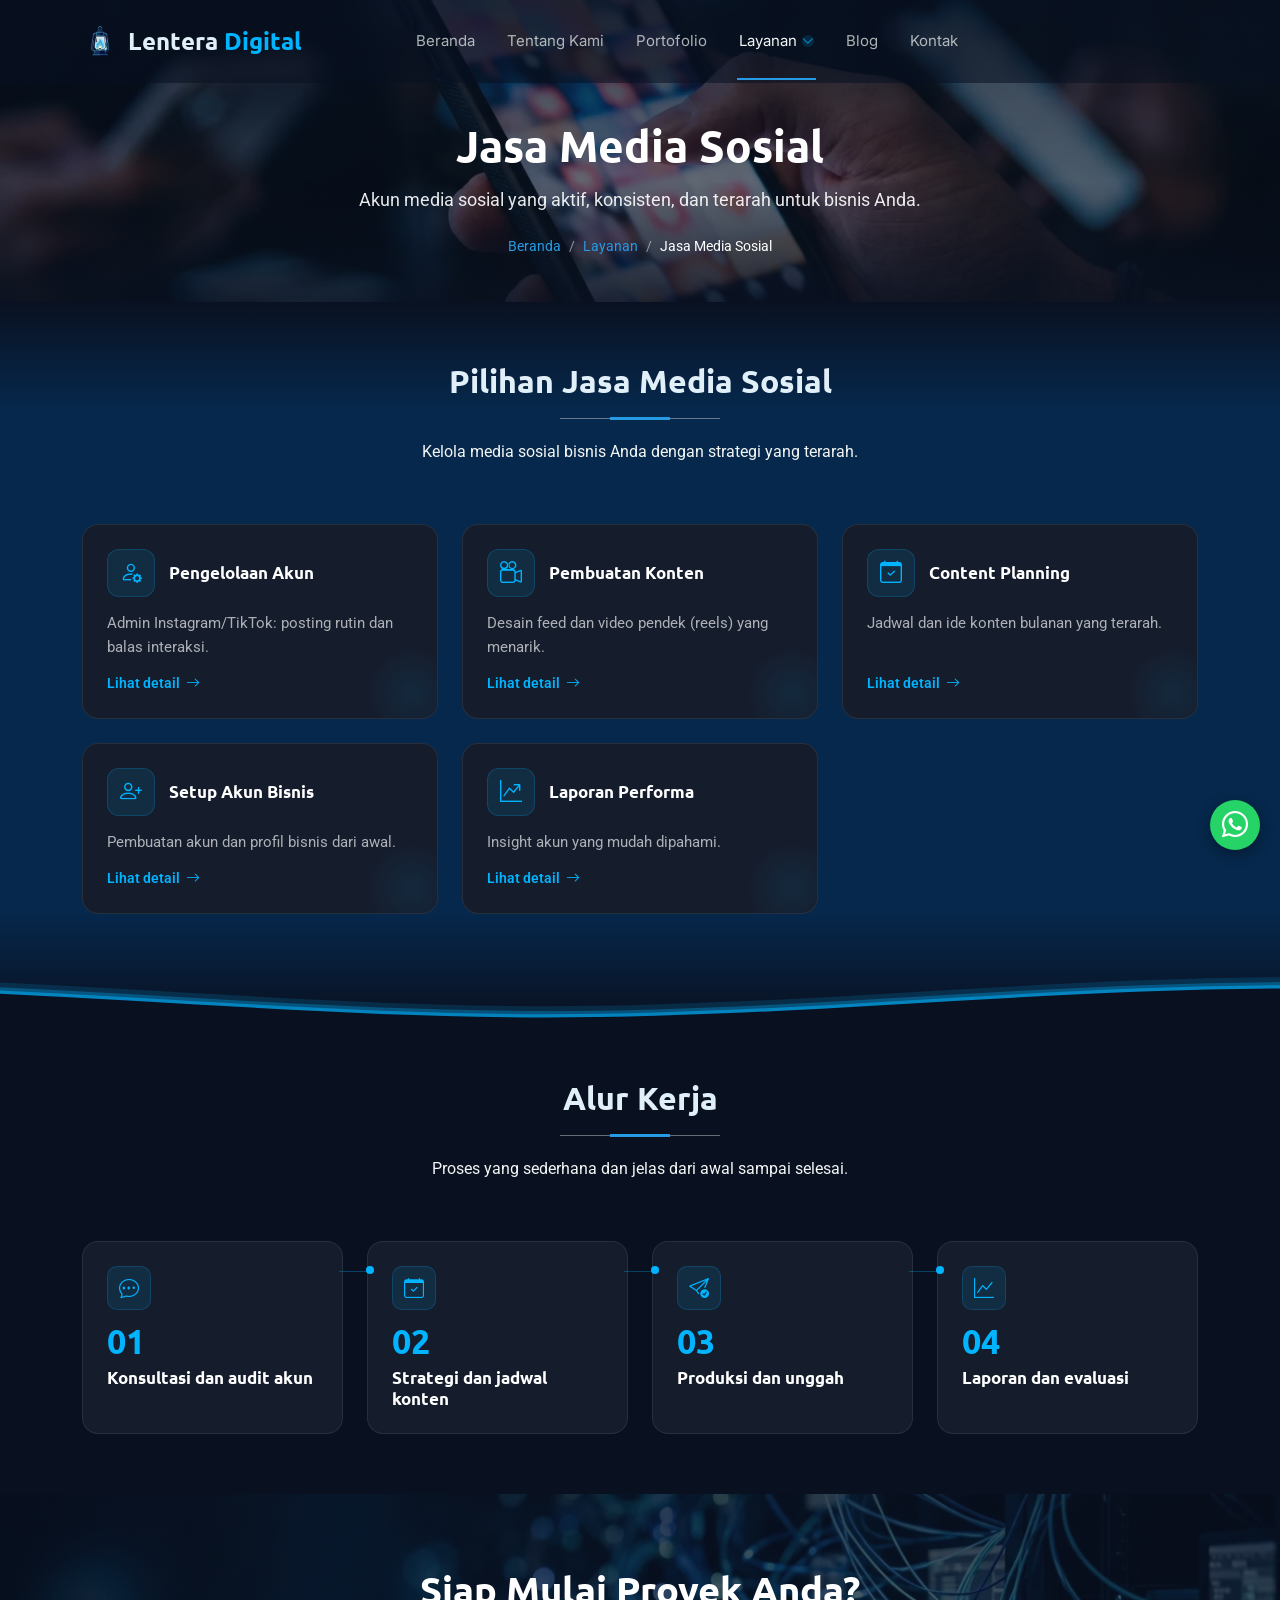
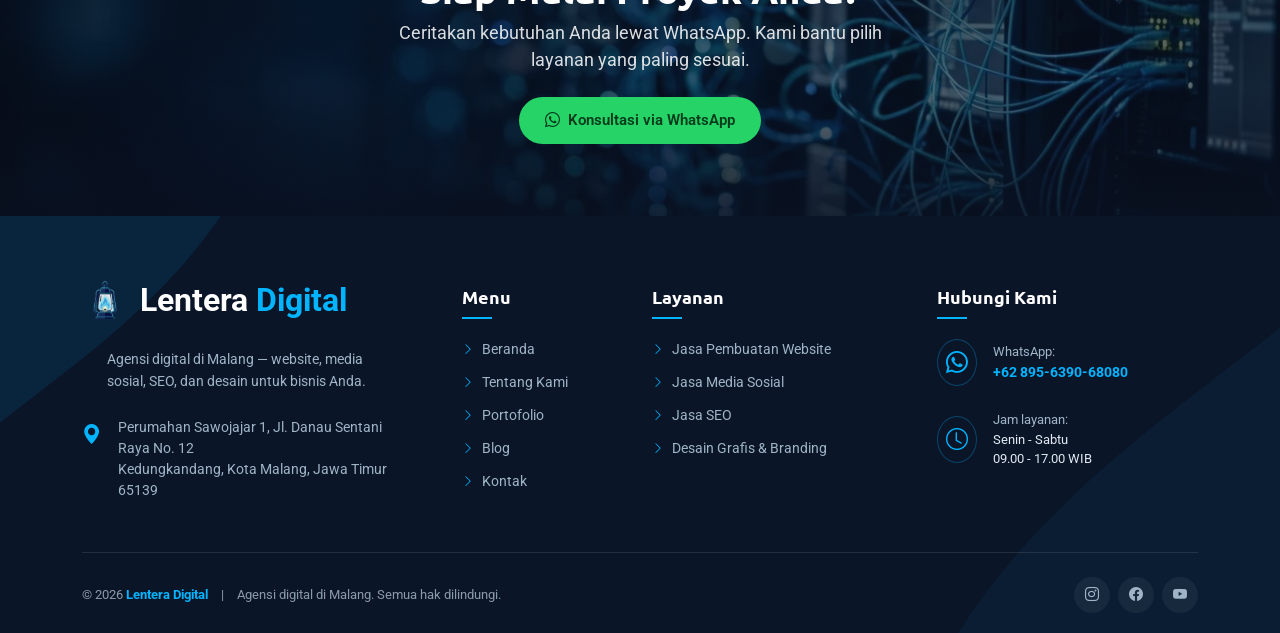
<file: layanan/media-sosial.html>
﻿<!DOCTYPE html>

<html lang="id">
<head>
<meta charset="utf-8"/>
  <link rel="icon" type="image/png" sizes="32x32" href="../assets/img/favicon-32.png">
  <link rel="apple-touch-icon" sizes="180x180" href="../assets/img/apple-touch-icon.png">
<meta content="width=device-width, initial-scale=1.0" name="viewport"/>
<title>Jasa Media Sosial Malang | Admin Instagram &amp; Konten</title>
<meta content="Jasa media sosial di Malang: pengelolaan akun Instagram dan TikTok, pembuatan konten, content planning, setup akun, dan laporan performa. Konsultasi via WhatsApp." name="description"/>
<meta content="jasa media sosial malang, jasa admin instagram, jasa social media management, jasa konten instagram, content planning, jasa admin tiktok" name="keywords"/>
<meta content="Lentera Digital" name="author"/>
<meta content="index, follow, max-image-preview:large, max-snippet:-1" name="robots"/>
<meta content="#091121" name="theme-color"/>
<link href="https://www.lenteradigital.id/layanan/media-sosial.html" rel="canonical"/>
<meta content="ID-JI" name="geo.region"/>
<meta content="Malang" name="geo.placename"/>
<meta content="id_ID" property="og:locale"/>
<meta content="website" property="og:type"/>
<meta content="Lentera Digital" property="og:site_name"/>
<meta content="Jasa Media Sosial Malang | Admin Instagram &amp; Konten" property="og:title"/>
<meta content="Jasa media sosial di Malang: pengelolaan akun Instagram dan TikTok, pembuatan konten, content planning, setup akun, dan laporan performa. Konsultasi via WhatsApp." property="og:description"/>
<meta content="https://www.lenteradigital.id/layanan/media-sosial.html" property="og:url"/>
<meta content="https://www.lenteradigital.id/assets/img/og-default.jpg" property="og:image"/>
<meta content="summary_large_image" name="twitter:card"/>
<meta content="Jasa Media Sosial Malang | Admin Instagram &amp; Konten" name="twitter:title"/>
<meta content="Jasa media sosial di Malang: pengelolaan akun Instagram dan TikTok, pembuatan konten, content planning, setup akun, dan laporan performa. Konsultasi via WhatsApp." name="twitter:description"/>
<meta content="https://www.lenteradigital.id/assets/img/og-default.jpg" name="twitter:image"/>
<link href="https://fonts.googleapis.com" rel="preconnect"/>
<link crossorigin="" href="https://fonts.gstatic.com" rel="preconnect"/>
<link href="https://fonts.googleapis.com/css2?family=Roboto:wght@400;500;700&amp;family=Inter:wght@400;500;600&amp;family=Ubuntu:wght@400;500;700&amp;family=Lora:ital,wght@0,400;0,600;1,400&amp;display=swap" rel="stylesheet"/>
<link href="../assets/vendor/bootstrap/css/bootstrap.min.css" rel="stylesheet"/>
<link href="../assets/vendor/bootstrap-icons/bootstrap-icons.min.css" rel="stylesheet"/>
<link href="../assets/css/main.css" rel="stylesheet"/>
<link href="../assets/css/custom.css" rel="stylesheet"/>
<script type="application/ld+json">{"@context": "https://schema.org", "@graph": [{"@type": ["Organization", "ProfessionalService"], "@id": "https://www.lenteradigital.id/#org", "name": "Lentera Digital", "url": "https://www.lenteradigital.id/", "logo": {"@type": "ImageObject", "url": "https://www.lenteradigital.id/assets/img/logo.webp", "width": 512, "height": 512}, "image": "https://www.lenteradigital.id/assets/img/og-default.jpg", "telephone": "+62 895-6390-68080", "priceRange": "$$", "description": "Agensi digital di Malang: jasa pembuatan website, media sosial, SEO, serta desain grafis dan branding.", "address": {"@type": "PostalAddress", "streetAddress": "Perumahan Sawojajar 1, Jl. Danau Sentani Raya No. 12", "addressLocality": "Kota Malang", "addressRegion": "Jawa Timur", "postalCode": "65139", "addressCountry": "ID"}, "areaServed": [{"@type": "City", "name": "Malang"}, {"@type": "Country", "name": "Indonesia"}], "openingHoursSpecification": [{"@type": "OpeningHoursSpecification", "dayOfWeek": ["Monday", "Tuesday", "Wednesday", "Thursday", "Friday", "Saturday"], "opens": "09:00", "closes": "17:00"}], "contactPoint": {"@type": "ContactPoint", "telephone": "+62 895-6390-68080", "contactType": "customer service", "availableLanguage": "Indonesian"}}, {"@type": "WebSite", "@id": "https://www.lenteradigital.id/#website", "url": "https://www.lenteradigital.id/", "name": "Lentera Digital", "inLanguage": "id-ID", "publisher": {"@id": "https://www.lenteradigital.id/#org"}}, {"@type": "BreadcrumbList", "itemListElement": [{"@type": "ListItem", "position": 1, "name": "Beranda", "item": "https://www.lenteradigital.id/"}, {"@type": "ListItem", "position": 2, "name": "Layanan", "item": "https://www.lenteradigital.id/layanan/media-sosial.html"}, {"@type": "ListItem", "position": 3, "name": "Jasa Media Sosial", "item": "https://www.lenteradigital.id/layanan/media-sosial.html"}]}, {"@type": "Service", "@id": "https://www.lenteradigital.id/layanan/media-sosial.html#service", "name": "Jasa Media Sosial", "serviceType": "Jasa Media Sosial", "description": "Jasa media sosial di Malang: pengelolaan akun Instagram dan TikTok, pembuatan konten, content planning, setup akun, dan laporan performa. Konsultasi via WhatsApp.", "provider": {"@id": "https://www.lenteradigital.id/#org"}, "areaServed": {"@type": "City", "name": "Malang"}, "url": "https://www.lenteradigital.id/layanan/media-sosial.html", "hasOfferCatalog": {"@type": "OfferCatalog", "name": "Jasa Media Sosial", "itemListElement": [{"@type": "Offer", "itemOffered": {"@type": "Service", "name": "Pengelolaan Akun", "description": "Kami mengelola akun media sosial bisnis Anda sehari-hari, mulai dari mengunggah konten sesuai jadwal sampai membalas komentar dan pesan agar akun tetap aktif dan terpercaya."}}, {"@type": "Offer", "itemOffered": {"@type": "Service", "name": "Pembuatan Konten", "description": "Tim kami menyiapkan desain feed, carousel, dan video pendek sesuai karakter brand supaya tampilan akun konsisten dan menarik perhatian."}}, {"@type": "Offer", "itemOffered": {"@type": "Service", "name": "Content Planning", "description": "Content planning memetakan tema, format, dan jadwal unggah selama sebulan, sehingga konten tidak asal posting dan selaras dengan tujuan bisnis."}}, {"@type": "Offer", "itemOffered": {"@type": "Service", "name": "Setup Akun Bisnis", "description": "Untuk bisnis yang baru mulai, kami membuatkan akun dan merapikan profil: nama, bio, foto profil, sorotan, dan tautan, agar kesan pertama sudah profesional."}}, {"@type": "Offer", "itemOffered": {"@type": "Service", "name": "Laporan Performa", "description": "Setiap periode kami merangkum hasil akun, seperti jangkauan, interaksi, dan pertumbuhan pengikut, lalu memberi saran konten apa yang perlu dipertahankan atau diubah."}}]}}]}</script>
<meta content="1200" property="og:image:width"/>
<meta content="630" property="og:image:height"/>
<meta content="Ilustrasi ruang kerja agensi digital" property="og:image:alt"/>
</head>
<body class="inner-page" data-wa="62895639068080">
<header class="header d-flex align-items-center fixed-top" id="header">
<div class="container position-relative d-flex align-items-center">
<a aria-label="Lentera Digital - Beranda" class="logo d-flex align-items-center" href="../index.html">
<img src="../assets/img/logo.webp" alt="Lentera Digital">
<span class="sitename">Lentera <span class="accent">Digital</span></span>
</a>
<nav aria-label="Menu utama" class="navmenu mx-auto" id="navmenu">
<ul>
<li><a class="" href="../index.html">Beranda</a></li>
<li><a href="../tentang-kami.html">Tentang Kami</a></li>
<li><a href="../portofolio.html">Portofolio</a></li>
<li class="dropdown"><a class="active" href="../layanan.html"><span>Layanan</span> <i class="bi bi-chevron-down toggle-dropdown"></i></a><ul><li><a href="../layanan/website.html">Jasa Pembuatan Website</a></li><li><a href="../layanan/media-sosial.html">Jasa Media Sosial</a></li><li><a href="../layanan/seo.html">Jasa SEO</a></li><li><a href="../layanan/desain-grafis.html">Desain Grafis &amp; Branding</a></li></ul></li>
<li><a href="../blog.html">Blog</a></li>
<li><a href="../kontak.html">Kontak</a></li>
</ul>
<i aria-expanded="false" aria-label="Buka menu" class="mobile-nav-toggle d-xl-none bi bi-list" role="button"></i>
</nav>
</div>
</header>
<main class="main">
<section class="page-hero" style="background-image:url('../assets/img/hero/hero-media-sosial.webp')">
<div class="container">
<h1>Jasa Media Sosial</h1>
<p>Akun media sosial yang aktif, konsisten, dan terarah untuk bisnis Anda.</p>
<nav aria-label="Breadcrumb"><ol><li><a href="../index.html">Beranda</a></li><li><a href="media-sosial.html">Layanan</a></li><li aria-current="page">Jasa Media Sosial</li></ol></nav>
</div>
</section>
<section class="section" id="jenis" style="background: linear-gradient(to bottom, #091121 0%, #06284c 15%, #06284c 85%, #091121 100%); padding-bottom: 0 !important;">
<div class="container section-title"><h2>Pilihan Jasa Media Sosial</h2><p>Kelola media sosial bisnis Anda dengan strategi yang terarah.</p></div>
<div class="container"><div class="row g-4">
<div class="col-md-6 col-lg-4">
<button class="svc-card" data-popup="d-layanan-media-sosial-0" type="button">
<div class="card-header"><span class="ico"><i class="bi bi-person-gear"></i></span> <h3>Pengelolaan Akun</h3></div>
<p>Admin Instagram/TikTok: posting rutin dan balas interaksi.</p>
<span class="more">Lihat detail <i class="bi bi-arrow-right"></i></span>
</button>
</div>
<div class="col-md-6 col-lg-4">
<button class="svc-card" data-popup="d-layanan-media-sosial-1" type="button">
<div class="card-header"><span class="ico"><i class="bi bi-camera-reels"></i></span> <h3>Pembuatan Konten</h3></div>
<p>Desain feed dan video pendek (reels) yang menarik.</p>
<span class="more">Lihat detail <i class="bi bi-arrow-right"></i></span>
</button>
</div>
<div class="col-md-6 col-lg-4">
<button class="svc-card" data-popup="d-layanan-media-sosial-2" type="button">
<div class="card-header"><span class="ico"><i class="bi bi-calendar-check"></i></span> <h3>Content Planning</h3></div>
<p>Jadwal dan ide konten bulanan yang terarah.</p>
<span class="more">Lihat detail <i class="bi bi-arrow-right"></i></span>
</button>
</div>
<div class="col-md-6 col-lg-4">
<button class="svc-card" data-popup="d-layanan-media-sosial-3" type="button">
<div class="card-header"><span class="ico"><i class="bi bi-person-plus"></i></span> <h3>Setup Akun Bisnis</h3></div>
<p>Pembuatan akun dan profil bisnis dari awal.</p>
<span class="more">Lihat detail <i class="bi bi-arrow-right"></i></span>
</button>
</div>
<div class="col-md-6 col-lg-4">
<button class="svc-card" data-popup="d-layanan-media-sosial-4" type="button">
<div class="card-header"><span class="ico"><i class="bi bi-graph-up-arrow"></i></span> <h3>Laporan Performa</h3></div>
<p>Insight akun yang mudah dipahami.</p>
<span class="more">Lihat detail <i class="bi bi-arrow-right"></i></span>
</button>
</div>
</div></div>
<!-- Wave transition -->
<div class="waves-wrapper" style="position:relative; width:100%; height:45px; margin-top:60px; overflow:hidden;">
<svg class="waves" preserveaspectratio="none" shape-rendering="auto" style="position:absolute; bottom:0; width:100%; height:45px;" viewbox="0 24 150 28" xmlns="http://www.w3.org/2000/svg" xmlns:xlink="http://www.w3.org/1999/xlink">
<defs>
<path d="M-160 44c30 0 58-18 88-18s 58 18 88 18 58-18 88-18 58 18 88 18 v44h-352z" id="gentle-wave"></path>
</defs>
<g class="parallax">
<use fill="rgba(0, 180, 255, 0.15)" x="48" xlink:href="#gentle-wave" y="0"></use>
<use fill="rgba(0, 180, 255, 0.3)" x="48" xlink:href="#gentle-wave" y="3"></use>
<use fill="rgba(0, 180, 255, 0.5)" x="48" xlink:href="#gentle-wave" y="5"></use>
<use fill="#091121" x="48" xlink:href="#gentle-wave" y="7"></use>
</g>
</svg>
</div>
</section>
<section class="section" id="alur">
<div class="container section-title"><h2>Alur Kerja</h2><p>Proses yang sederhana dan jelas dari awal sampai selesai.</p></div>
<div class="container"><div class="row g-4 steps-row">
<div class="col-sm-6 col-lg-3"><div class="step"><span class="step-ico"><i class="bi bi-chat-dots"></i></span><div class="no">01</div><h3>Konsultasi dan audit akun</h3></div></div>
<div class="col-sm-6 col-lg-3"><div class="step"><span class="step-ico"><i class="bi bi-calendar-check"></i></span><div class="no">02</div><h3>Strategi dan jadwal konten</h3></div></div>
<div class="col-sm-6 col-lg-3"><div class="step"><span class="step-ico"><i class="bi bi-send-check"></i></span><div class="no">03</div><h3>Produksi dan unggah</h3></div></div>
<div class="col-sm-6 col-lg-3"><div class="step"><span class="step-ico"><i class="bi bi-graph-up"></i></span><div class="no">04</div><h3>Laporan dan evaluasi</h3></div></div>
</div></div>
</section>
<section class="cta-img section" style="background-image:url('../assets/img/cta-background.webp')">
<div class="container">
<h2>Siap Mulai Proyek Anda?</h2>
<p>Ceritakan kebutuhan Anda lewat WhatsApp. Kami bantu pilih layanan yang paling sesuai.</p>
<a class="btn-wa" href="https://wa.me/62895639068080?text=Halo%2C%20saya%20ingin%20konsultasi%20tentang%20layanan%20Lentera%20Digital." rel="noopener" target="_blank"><i class="bi bi-whatsapp"></i> Konsultasi via WhatsApp</a>
</div>
</section>
<div aria-hidden="true" hidden="">
<div hidden="" id="d-layanan-media-sosial-0">
<div class="popup-header-line"></div>
<h3 class="popup-title">Detail <span class="glow">Layanan</span></h3>
<p class="popup-desc">Kami mengelola akun media sosial bisnis Anda sehari-hari, mulai dari mengunggah konten sesuai jadwal sampai membalas komentar dan pesan agar akun tetap aktif dan terpercaya.</p>
<div class="popup-section">
<div class="ps-header">
<div class="ps-icon"><i class="bi bi-list-task"></i></div>
<h4 class="ps-title">Yang Anda Dapatkan</h4>
</div>
<ul class="ps-list-check">
<li>Posting terjadwal rutin</li><li>Balas komentar dan DM</li><li>Penyesuaian caption dan hashtag</li><li>Pemantauan akun harian</li>
</ul>
</div>
<hr class="popup-divider"/>
<div class="popup-grid">
<div class="popup-col">
<div class="ps-header">
<div class="ps-icon"><i class="bi bi-bullseye"></i></div>
<h4 class="ps-title">Cocok Untuk</h4>
</div>
<p class="ps-text">Bisnis yang sibuk dan tidak sempat mengurus akun sendiri.</p>
<div class="popup-actions-new">
<a class="btn-wa-blue" data-wa-text="Halo, saya tertarik dengan layanan Pengelolaan Akun (Jasa Media Sosial). Boleh minta info lebih lanjut?" href="#">
<i class="bi bi-whatsapp"></i> Hubungi via WhatsApp <i class="bi bi-arrow-right"></i>
</a>
</div>
</div>
<div class="popup-col">
<div class="ps-header">
<div class="ps-icon"><i class="bi bi-briefcase"></i></div>
<h4 class="ps-title">Alur Kerja</h4>
</div>
<ol class="ps-list-num">
<li>Konsultasi dan audit akun</li><li>Strategi dan jadwal konten</li><li>Produksi dan unggah</li><li>Laporan dan evaluasi</li>
</ol>
</div>
</div>
</div>
<div hidden="" id="d-layanan-media-sosial-1">
<div class="popup-header-line"></div>
<h3 class="popup-title">Detail <span class="glow">Layanan</span></h3>
<p class="popup-desc">Tim kami menyiapkan desain feed, carousel, dan video pendek sesuai karakter brand supaya tampilan akun konsisten dan menarik perhatian.</p>
<div class="popup-section">
<div class="ps-header">
<div class="ps-icon"><i class="bi bi-list-task"></i></div>
<h4 class="ps-title">Yang Anda Dapatkan</h4>
</div>
<ul class="ps-list-check">
<li>Desain feed dan carousel</li><li>Video pendek / reels</li><li>Caption yang persuasif</li><li>Tampilan konsisten dengan brand</li>
</ul>
</div>
<hr class="popup-divider"/>
<div class="popup-grid">
<div class="popup-col">
<div class="ps-header">
<div class="ps-icon"><i class="bi bi-bullseye"></i></div>
<h4 class="ps-title">Cocok Untuk</h4>
</div>
<p class="ps-text">Brand yang butuh konten rutin dengan kualitas visual terjaga.</p>
<div class="popup-actions-new">
<a class="btn-wa-blue" data-wa-text="Halo, saya tertarik dengan layanan Pembuatan Konten (Jasa Media Sosial). Boleh minta info lebih lanjut?" href="#">
<i class="bi bi-whatsapp"></i> Hubungi via WhatsApp <i class="bi bi-arrow-right"></i>
</a>
</div>
</div>
<div class="popup-col">
<div class="ps-header">
<div class="ps-icon"><i class="bi bi-briefcase"></i></div>
<h4 class="ps-title">Alur Kerja</h4>
</div>
<ol class="ps-list-num">
<li>Konsultasi dan audit akun</li><li>Strategi dan jadwal konten</li><li>Produksi dan unggah</li><li>Laporan dan evaluasi</li>
</ol>
</div>
</div>
</div>
<div hidden="" id="d-layanan-media-sosial-2">
<div class="popup-header-line"></div>
<h3 class="popup-title">Detail <span class="glow">Layanan</span></h3>
<p class="popup-desc">Content planning memetakan tema, format, dan jadwal unggah selama sebulan, sehingga konten tidak asal posting dan selaras dengan tujuan bisnis.</p>
<div class="popup-section">
<div class="ps-header">
<div class="ps-icon"><i class="bi bi-list-task"></i></div>
<h4 class="ps-title">Yang Anda Dapatkan</h4>
</div>
<ul class="ps-list-check">
<li>Kalender konten bulanan</li><li>Ide dan tema per pekan</li><li>Pembagian format (foto, video, carousel)</li><li>Evaluasi di akhir bulan</li>
</ul>
</div>
<hr class="popup-divider"/>
<div class="popup-grid">
<div class="popup-col">
<div class="ps-header">
<div class="ps-icon"><i class="bi bi-bullseye"></i></div>
<h4 class="ps-title">Cocok Untuk</h4>
</div>
<p class="ps-text">Bisnis yang ingin media sosialnya lebih terencana.</p>
<div class="popup-actions-new">
<a class="btn-wa-blue" data-wa-text="Halo, saya tertarik dengan layanan Content Planning (Jasa Media Sosial). Boleh minta info lebih lanjut?" href="#">
<i class="bi bi-whatsapp"></i> Hubungi via WhatsApp <i class="bi bi-arrow-right"></i>
</a>
</div>
</div>
<div class="popup-col">
<div class="ps-header">
<div class="ps-icon"><i class="bi bi-briefcase"></i></div>
<h4 class="ps-title">Alur Kerja</h4>
</div>
<ol class="ps-list-num">
<li>Konsultasi dan audit akun</li><li>Strategi dan jadwal konten</li><li>Produksi dan unggah</li><li>Laporan dan evaluasi</li>
</ol>
</div>
</div>
</div>
<div hidden="" id="d-layanan-media-sosial-3">
<div class="popup-header-line"></div>
<h3 class="popup-title">Detail <span class="glow">Layanan</span></h3>
<p class="popup-desc">Untuk bisnis yang baru mulai, kami membuatkan akun dan merapikan profil: nama, bio, foto profil, sorotan, dan tautan, agar kesan pertama sudah profesional.</p>
<div class="popup-section">
<div class="ps-header">
<div class="ps-icon"><i class="bi bi-list-task"></i></div>
<h4 class="ps-title">Yang Anda Dapatkan</h4>
</div>
<ul class="ps-list-check">
<li>Pembuatan akun bisnis</li><li>Bio, foto profil, dan highlight</li><li>Tautan WhatsApp dan website</li><li>Panduan dasar penggunaan</li>
</ul>
</div>
<hr class="popup-divider"/>
<div class="popup-grid">
<div class="popup-col">
<div class="ps-header">
<div class="ps-icon"><i class="bi bi-bullseye"></i></div>
<h4 class="ps-title">Cocok Untuk</h4>
</div>
<p class="ps-text">Usaha baru atau akun lama yang perlu dirapikan.</p>
<div class="popup-actions-new">
<a class="btn-wa-blue" data-wa-text="Halo, saya tertarik dengan layanan Setup Akun Bisnis (Jasa Media Sosial). Boleh minta info lebih lanjut?" href="#">
<i class="bi bi-whatsapp"></i> Hubungi via WhatsApp <i class="bi bi-arrow-right"></i>
</a>
</div>
</div>
<div class="popup-col">
<div class="ps-header">
<div class="ps-icon"><i class="bi bi-briefcase"></i></div>
<h4 class="ps-title">Alur Kerja</h4>
</div>
<ol class="ps-list-num">
<li>Konsultasi dan audit akun</li><li>Strategi dan jadwal konten</li><li>Produksi dan unggah</li><li>Laporan dan evaluasi</li>
</ol>
</div>
</div>
</div>
<div hidden="" id="d-layanan-media-sosial-4">
<div class="popup-header-line"></div>
<h3 class="popup-title">Detail <span class="glow">Layanan</span></h3>
<p class="popup-desc">Setiap periode kami merangkum hasil akun, seperti jangkauan, interaksi, dan pertumbuhan pengikut, lalu memberi saran konten apa yang perlu dipertahankan atau diubah.</p>
<div class="popup-section">
<div class="ps-header">
<div class="ps-icon"><i class="bi bi-list-task"></i></div>
<h4 class="ps-title">Yang Anda Dapatkan</h4>
</div>
<ul class="ps-list-check">
<li>Ringkasan insight akun</li><li>Konten terbaik dan terlemah</li><li>Pertumbuhan pengikut dan interaksi</li><li>Rekomendasi langkah berikutnya</li>
</ul>
</div>
<hr class="popup-divider"/>
<div class="popup-grid">
<div class="popup-col">
<div class="ps-header">
<div class="ps-icon"><i class="bi bi-bullseye"></i></div>
<h4 class="ps-title">Cocok Untuk</h4>
</div>
<p class="ps-text">Bisnis yang ingin tahu apakah media sosialnya benar-benar bekerja.</p>
<div class="popup-actions-new">
<a class="btn-wa-blue" data-wa-text="Halo, saya tertarik dengan layanan Laporan Performa (Jasa Media Sosial). Boleh minta info lebih lanjut?" href="#">
<i class="bi bi-whatsapp"></i> Hubungi via WhatsApp <i class="bi bi-arrow-right"></i>
</a>
</div>
</div>
<div class="popup-col">
<div class="ps-header">
<div class="ps-icon"><i class="bi bi-briefcase"></i></div>
<h4 class="ps-title">Alur Kerja</h4>
</div>
<ol class="ps-list-num">
<li>Konsultasi dan audit akun</li><li>Strategi dan jadwal konten</li><li>Produksi dan unggah</li><li>Laporan dan evaluasi</li>
</ol>
</div>
</div>
</div>
</div>
</main>
<footer class="footer" id="footer" style="background-color: #0b1528; color: #b0c4de; position: relative; overflow: hidden; padding: 60px 0 20px; font-size: 14px;">
<!-- Wave decorations -->
<svg style="position: absolute; top: -50px; left: -50px; width: 300px; height: 300px; opacity: 0.1; pointer-events: none;" viewbox="0 0 200 200" xmlns="http://www.w3.org/2000/svg">
<path d="M0,0 L200,0 C150,100 50,150 0,200 Z" fill="#00b4ff"></path>
</svg>
<svg style="position: absolute; bottom: -50px; right: -50px; width: 400px; height: 400px; opacity: 0.05; pointer-events: none;" viewbox="0 0 200 200" xmlns="http://www.w3.org/2000/svg">
<path d="M200,200 L0,200 C50,100 150,50 200,0 Z" fill="#00b4ff"></path>
</svg>
<div class="container" style="position: relative; z-index: 1;">
<div class="row gy-4 mb-5">
<!-- Col 1 -->
<div class="col-lg-4 col-md-12 pe-lg-5">
<a class="d-flex align-items-center mb-4" href="../index.html" style="text-decoration: none;"><img src="../assets/img/logo.webp" alt="Lentera Digital" style="max-height:46px;width:auto;margin-right:12px;"><span style="font-size: 32px; font-weight: 700; color: #fff;">Lentera <span style="color: #00b4ff;">Digital</span></span>
</a>
<p style="color: #a0b4c8; line-height: 1.6; margin-bottom: 25px; padding-left: 25px;">Agensi digital di Malang — website, media sosial, SEO, dan desain untuk bisnis Anda.</p>
<div class="d-flex align-items-start gap-3">
<i class="bi bi-geo-alt-fill" style="color: #00b4ff; font-size: 20px; margin-top: 2px;"></i>
<p style="color: #a0b4c8; line-height: 1.5; margin: 0;">Perumahan Sawojajar 1, Jl. Danau Sentani Raya No. 12<br/>Kedungkandang, Kota Malang, Jawa Timur 65139</p>
</div>
</div>
<!-- Col 2 -->
<div class="col-lg-2 col-md-4" style="padding-top:10px;">
<h4 style="color: #fff; font-size: 18px; font-weight: 600; margin-bottom: 20px; position: relative; padding-bottom: 12px;">Menu
            <span style="position: absolute; left: 0; bottom: 0; width: 30px; height: 2px; background: #00b4ff;"></span>
</h4>
<ul class="footer-links-list" style="list-style: none; padding: 0; margin: 0;">
<li style="margin-bottom: 12px;"><a href="../index.html" style="color: #a0b4c8; text-decoration: none; display: flex; align-items: center; gap: 8px; transition: color 0.3s;"><i class="bi bi-chevron-right" style="color: #00b4ff; font-size: 12px;"></i> Beranda</a></li>
<li style="margin-bottom: 12px;"><a href="../tentang-kami.html" style="color: #a0b4c8; text-decoration: none; display: flex; align-items: center; gap: 8px; transition: color 0.3s;"><i class="bi bi-chevron-right" style="color: #00b4ff; font-size: 12px;"></i> Tentang Kami</a></li>
<li style="margin-bottom: 12px;"><a href="../portofolio.html" style="color: #a0b4c8; text-decoration: none; display: flex; align-items: center; gap: 8px; transition: color 0.3s;"><i class="bi bi-chevron-right" style="color: #00b4ff; font-size: 12px;"></i> Portofolio</a></li>
<li style="margin-bottom: 12px;"><a href="../blog.html" style="color: #a0b4c8; text-decoration: none; display: flex; align-items: center; gap: 8px; transition: color 0.3s;"><i class="bi bi-chevron-right" style="color: #00b4ff; font-size: 12px;"></i> Blog</a></li>
<li style="margin-bottom: 12px;"><a href="../kontak.html" style="color: #a0b4c8; text-decoration: none; display: flex; align-items: center; gap: 8px; transition: color 0.3s;"><i class="bi bi-chevron-right" style="color: #00b4ff; font-size: 12px;"></i> Kontak</a></li>
</ul>
</div>
<!-- Col 3 -->
<div class="col-lg-3 col-md-4" style="padding-top:10px;">
<h4 style="color: #fff; font-size: 18px; font-weight: 600; margin-bottom: 20px; position: relative; padding-bottom: 12px;">Layanan
            <span style="position: absolute; left: 0; bottom: 0; width: 30px; height: 2px; background: #00b4ff;"></span>
</h4>
<ul class="footer-links-list" style="list-style: none; padding: 0; margin: 0;">
<li style="margin-bottom: 12px;"><a href="../layanan/website.html" style="color: #a0b4c8; text-decoration: none; display: flex; align-items: center; gap: 8px; transition: color 0.3s;"><i class="bi bi-chevron-right" style="color: #00b4ff; font-size: 12px;"></i> Jasa Pembuatan Website</a></li>
<li style="margin-bottom: 12px;"><a href="../layanan/media-sosial.html" style="color: #a0b4c8; text-decoration: none; display: flex; align-items: center; gap: 8px; transition: color 0.3s;"><i class="bi bi-chevron-right" style="color: #00b4ff; font-size: 12px;"></i> Jasa Media Sosial</a></li>
<li style="margin-bottom: 12px;"><a href="../layanan/seo.html" style="color: #a0b4c8; text-decoration: none; display: flex; align-items: center; gap: 8px; transition: color 0.3s;"><i class="bi bi-chevron-right" style="color: #00b4ff; font-size: 12px;"></i> Jasa SEO</a></li>
<li style="margin-bottom: 12px;"><a href="../layanan/desain-grafis.html" style="color: #a0b4c8; text-decoration: none; display: flex; align-items: center; gap: 8px; transition: color 0.3s;"><i class="bi bi-chevron-right" style="color: #00b4ff; font-size: 12px;"></i> Desain Grafis &amp; Branding</a></li>
</ul>
</div>
<!-- Col 4 -->
<div class="col-lg-3 col-md-4" style="padding-top:10px;">
<h4 style="color: #fff; font-size: 18px; font-weight: 600; margin-bottom: 20px; position: relative; padding-bottom: 12px;">Hubungi Kami
            <span style="position: absolute; left: 0; bottom: 0; width: 30px; height: 2px; background: #00b4ff;"></span>
</h4>
<div class="d-flex align-items-center gap-3 mb-4">
<i class="bi bi-whatsapp" style="color: #00b4ff; font-size: 22px; border: 1px solid rgba(0,180,255,0.3); border-radius: 50%; padding: 6px 8px;"></i>
<div>
<p style="color: #a0b4c8; margin: 0; font-size: 13px;">WhatsApp:</p>
<a href="https://wa.me/62895639068080" style="color: #00b4ff; font-weight: 700; text-decoration: none; font-size: 14px; display: inline-block; white-space: nowrap;">+62 895-6390-68080</a>
</div>
</div>
<div class="d-flex align-items-center gap-3">
<i class="bi bi-clock" style="color: #00b4ff; font-size: 22px; border: 1px solid rgba(0,180,255,0.3); border-radius: 50%; padding: 6px 8px;"></i>
<div>
<p style="color: #a0b4c8; margin: 0; font-size: 13px;">Jam layanan:</p>
<p style="color: #e0e8f0; margin: 0; font-size: 13px;">Senin - Sabtu<br/>09.00 - 17.00 WIB</p>
</div>
</div>
</div>
</div>
<div class="d-flex flex-column flex-md-row justify-content-between align-items-center pt-4" style="border-top: 1px solid rgba(255,255,255,0.1);">
<p style="color: #8a9ba8; margin: 0; font-size: 13px;">© 2026 <strong style="color:#00b4ff;">Lentera Digital</strong> <span style="margin:0 10px;">|</span> Agensi digital di Malang. Semua hak dilindungi.</p>
<div class="d-flex gap-2 mt-3 mt-md-0">
<a href="#" style="width: 36px; height: 36px; background: rgba(255,255,255,0.05); border-radius: 50%; display: flex; justify-content: center; align-items: center; color: #a0b4c8; text-decoration: none; transition: background 0.3s;"><i class="bi bi-instagram"></i></a>
<a href="#" style="width: 36px; height: 36px; background: rgba(255,255,255,0.05); border-radius: 50%; display: flex; justify-content: center; align-items: center; color: #a0b4c8; text-decoration: none; transition: background 0.3s;"><i class="bi bi-facebook"></i></a>
<a href="#" style="width: 36px; height: 36px; background: rgba(255,255,255,0.05); border-radius: 50%; display: flex; justify-content: center; align-items: center; color: #a0b4c8; text-decoration: none; transition: background 0.3s;"><i class="bi bi-youtube"></i></a>
</div>
</div>
</div>
<style>
      .footer-links-list li a:hover { color: #00b4ff !important; }
      .footer-links-list .bi-chevron-right { transition: transform 0.3s; }
      .footer-links-list li a:hover .bi-chevron-right { transform: translateX(4px); }
    </style>
</footer>
<a aria-label="Chat WhatsApp" class="float-wa" href="https://wa.me/62895639068080?text=Halo%2C%20saya%20ingin%20bertanya%20tentang%20layanan%20Lentera%20Digital." rel="noopener" target="_blank"><i class="bi bi-whatsapp"></i></a>
<a aria-label="Ke atas" class="scroll-top d-flex align-items-center justify-content-center" href="#" id="scroll-top"><i class="bi bi-arrow-up-short"></i></a>
<dialog aria-label="Detail" class="popup" id="popup">
<button aria-label="Tutup" class="popup-close" type="button"><i class="bi bi-x-lg"></i></button>
<div class="popup-body"></div>
</dialog>
<script src="../assets/js/main.js"></script>
</body>
</html>
</file>
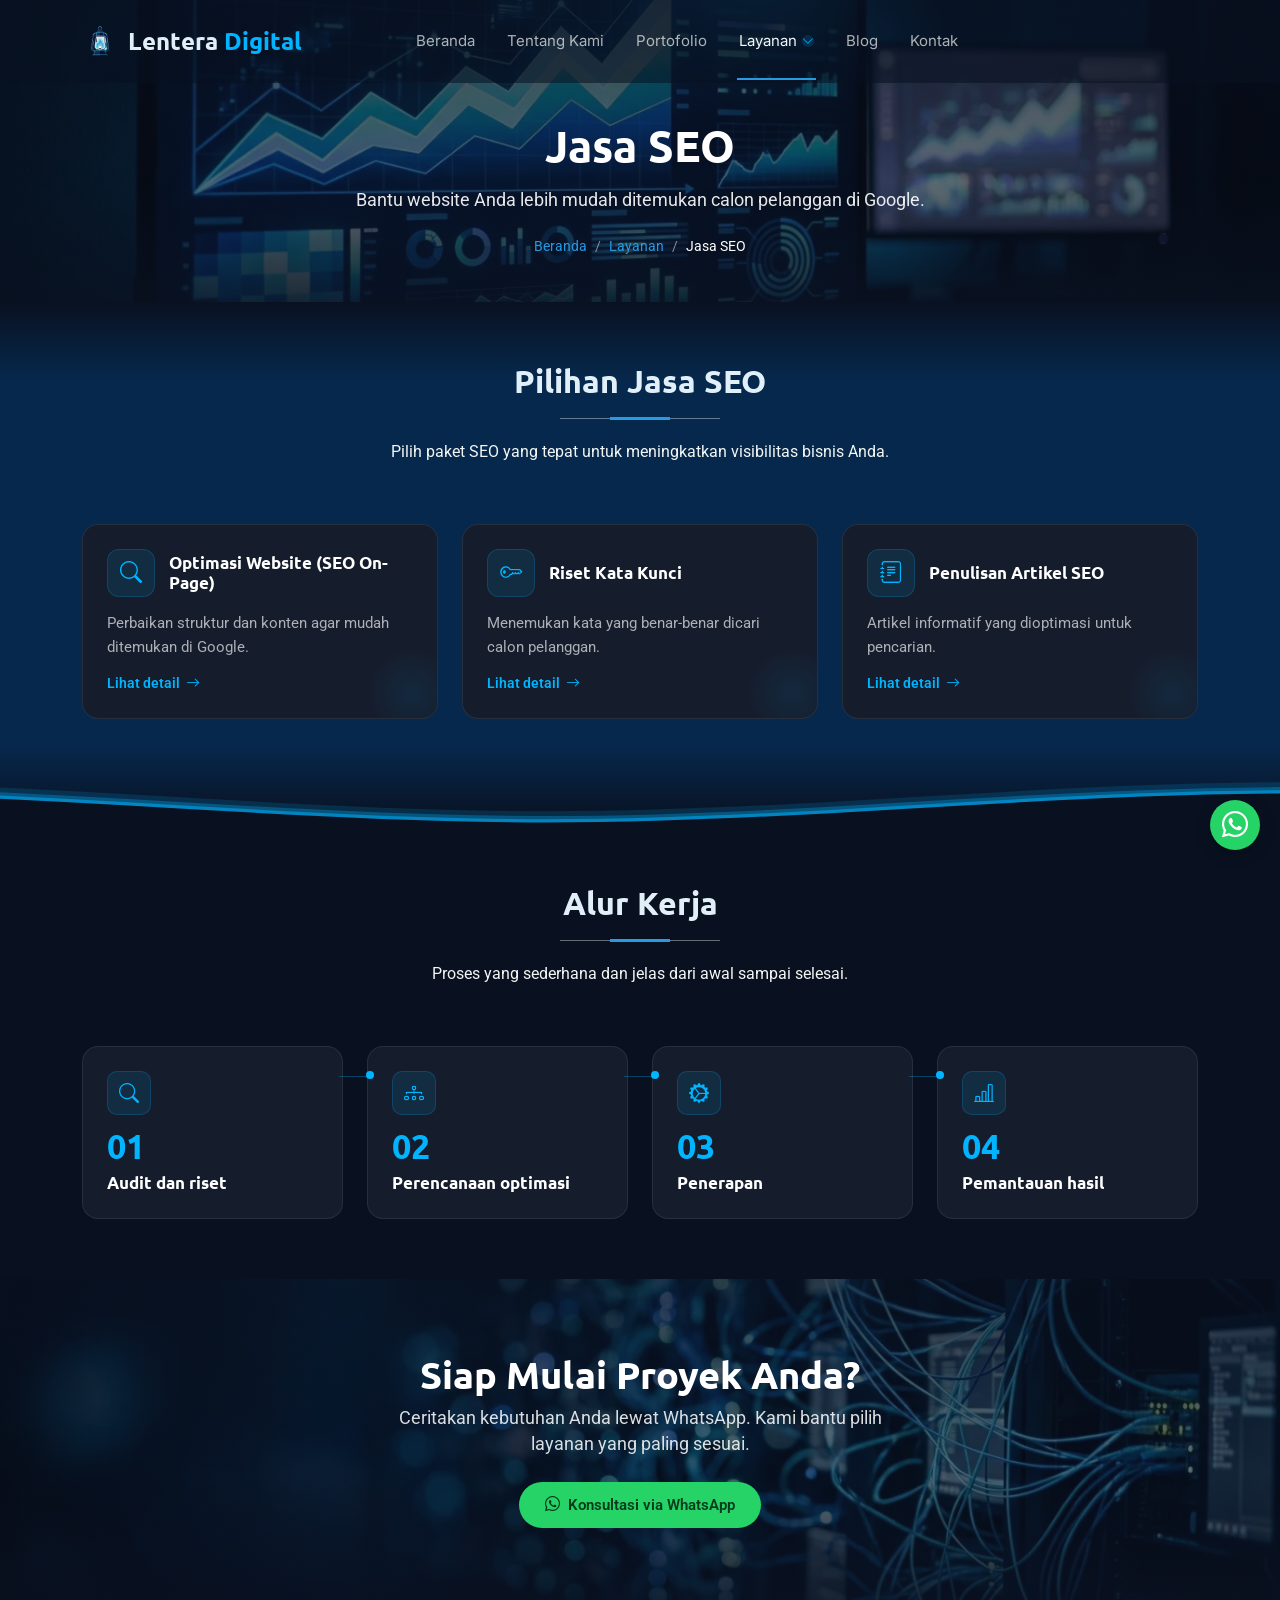
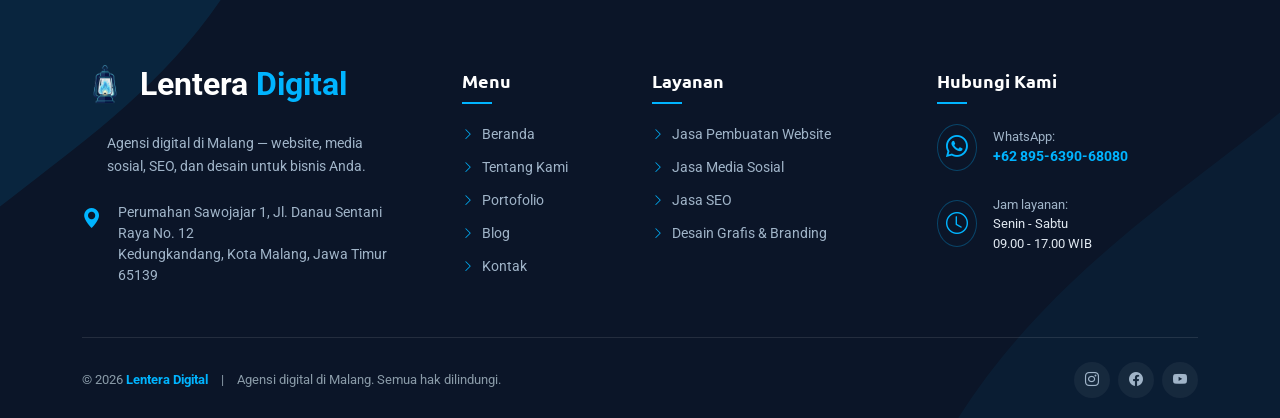
<file: layanan/seo.html>
﻿<!DOCTYPE html>

<html lang="id">
<head>
<meta charset="utf-8"/>
  <link rel="icon" type="image/png" sizes="32x32" href="../assets/img/favicon-32.png">
  <link rel="apple-touch-icon" sizes="180x180" href="../assets/img/apple-touch-icon.png">
<meta content="width=device-width, initial-scale=1.0" name="viewport"/>
<title>Jasa SEO Malang | Optimasi Website &amp; Artikel SEO</title>
<meta content="Jasa SEO di Malang: optimasi website (on-page), riset kata kunci, dan penulisan artikel SEO agar bisnis Anda mudah ditemukan di Google. Konsultasi via WhatsApp." name="description"/>
<meta content="jasa seo malang, jasa seo website, optimasi website, riset kata kunci, jasa artikel seo, seo on page" name="keywords"/>
<meta content="Lentera Digital" name="author"/>
<meta content="index, follow, max-image-preview:large, max-snippet:-1" name="robots"/>
<meta content="#091121" name="theme-color"/>
<link href="https://www.lenteradigital.id/layanan/seo.html" rel="canonical"/>
<meta content="ID-JI" name="geo.region"/>
<meta content="Malang" name="geo.placename"/>
<meta content="id_ID" property="og:locale"/>
<meta content="website" property="og:type"/>
<meta content="Lentera Digital" property="og:site_name"/>
<meta content="Jasa SEO Malang | Optimasi Website &amp; Artikel SEO" property="og:title"/>
<meta content="Jasa SEO di Malang: optimasi website (on-page), riset kata kunci, dan penulisan artikel SEO agar bisnis Anda mudah ditemukan di Google. Konsultasi via WhatsApp." property="og:description"/>
<meta content="https://www.lenteradigital.id/layanan/seo.html" property="og:url"/>
<meta content="https://www.lenteradigital.id/assets/img/og-default.jpg" property="og:image"/>
<meta content="summary_large_image" name="twitter:card"/>
<meta content="Jasa SEO Malang | Optimasi Website &amp; Artikel SEO" name="twitter:title"/>
<meta content="Jasa SEO di Malang: optimasi website (on-page), riset kata kunci, dan penulisan artikel SEO agar bisnis Anda mudah ditemukan di Google. Konsultasi via WhatsApp." name="twitter:description"/>
<meta content="https://www.lenteradigital.id/assets/img/og-default.jpg" name="twitter:image"/>
<link href="https://fonts.googleapis.com" rel="preconnect"/>
<link crossorigin="" href="https://fonts.gstatic.com" rel="preconnect"/>
<link href="https://fonts.googleapis.com/css2?family=Roboto:wght@400;500;700&amp;family=Inter:wght@400;500;600&amp;family=Ubuntu:wght@400;500;700&amp;family=Lora:ital,wght@0,400;0,600;1,400&amp;display=swap" rel="stylesheet"/>
<link href="../assets/vendor/bootstrap/css/bootstrap.min.css" rel="stylesheet"/>
<link href="../assets/vendor/bootstrap-icons/bootstrap-icons.min.css" rel="stylesheet"/>
<link href="../assets/css/main.css" rel="stylesheet"/>
<link href="../assets/css/custom.css" rel="stylesheet"/>
<script type="application/ld+json">{"@context": "https://schema.org", "@graph": [{"@type": ["Organization", "ProfessionalService"], "@id": "https://www.lenteradigital.id/#org", "name": "Lentera Digital", "url": "https://www.lenteradigital.id/", "logo": {"@type": "ImageObject", "url": "https://www.lenteradigital.id/assets/img/logo.webp", "width": 512, "height": 512}, "image": "https://www.lenteradigital.id/assets/img/og-default.jpg", "telephone": "+62 895-6390-68080", "priceRange": "$$", "description": "Agensi digital di Malang: jasa pembuatan website, media sosial, SEO, serta desain grafis dan branding.", "address": {"@type": "PostalAddress", "streetAddress": "Perumahan Sawojajar 1, Jl. Danau Sentani Raya No. 12", "addressLocality": "Kota Malang", "addressRegion": "Jawa Timur", "postalCode": "65139", "addressCountry": "ID"}, "areaServed": [{"@type": "City", "name": "Malang"}, {"@type": "Country", "name": "Indonesia"}], "openingHoursSpecification": [{"@type": "OpeningHoursSpecification", "dayOfWeek": ["Monday", "Tuesday", "Wednesday", "Thursday", "Friday", "Saturday"], "opens": "09:00", "closes": "17:00"}], "contactPoint": {"@type": "ContactPoint", "telephone": "+62 895-6390-68080", "contactType": "customer service", "availableLanguage": "Indonesian"}}, {"@type": "WebSite", "@id": "https://www.lenteradigital.id/#website", "url": "https://www.lenteradigital.id/", "name": "Lentera Digital", "inLanguage": "id-ID", "publisher": {"@id": "https://www.lenteradigital.id/#org"}}, {"@type": "BreadcrumbList", "itemListElement": [{"@type": "ListItem", "position": 1, "name": "Beranda", "item": "https://www.lenteradigital.id/"}, {"@type": "ListItem", "position": 2, "name": "Layanan", "item": "https://www.lenteradigital.id/layanan/seo.html"}, {"@type": "ListItem", "position": 3, "name": "Jasa SEO", "item": "https://www.lenteradigital.id/layanan/seo.html"}]}, {"@type": "Service", "@id": "https://www.lenteradigital.id/layanan/seo.html#service", "name": "Jasa SEO", "serviceType": "Jasa SEO", "description": "Jasa SEO di Malang: optimasi website (on-page), riset kata kunci, dan penulisan artikel SEO agar bisnis Anda mudah ditemukan di Google. Konsultasi via WhatsApp.", "provider": {"@id": "https://www.lenteradigital.id/#org"}, "areaServed": {"@type": "City", "name": "Malang"}, "url": "https://www.lenteradigital.id/layanan/seo.html", "hasOfferCatalog": {"@type": "OfferCatalog", "name": "Jasa SEO", "itemListElement": [{"@type": "Offer", "itemOffered": {"@type": "Service", "name": "Optimasi Website (SEO On-Page)", "description": "SEO on-page merapikan judul, deskripsi, struktur heading, tautan internal, gambar, dan kecepatan halaman agar mesin pencari memahami isi website Anda dengan baik."}}, {"@type": "Offer", "itemOffered": {"@type": "Service", "name": "Riset Kata Kunci", "description": "Kami menganalisis kata kunci yang dipakai calon pelanggan, tingkat persaingannya, dan peluang yang realistis, lalu menyusunnya menjadi peta topik untuk website Anda."}}, {"@type": "Offer", "itemOffered": {"@type": "Service", "name": "Penulisan Artikel SEO", "description": "Artikel ditulis dalam bahasa Indonesia yang mudah dibaca, memakai struktur dan kata kunci yang tepat, untuk mendatangkan pengunjung yang memang sedang mencari informasi seperti yang Anda tawarkan."}}]}}]}</script>
<meta content="1200" property="og:image:width"/>
<meta content="630" property="og:image:height"/>
<meta content="Ilustrasi ruang kerja agensi digital" property="og:image:alt"/>
</head>
<body class="inner-page" data-wa="62895639068080">
<header class="header d-flex align-items-center fixed-top" id="header">
<div class="container position-relative d-flex align-items-center">
<a aria-label="Lentera Digital - Beranda" class="logo d-flex align-items-center" href="../index.html">
<img src="../assets/img/logo.webp" alt="Lentera Digital">
<span class="sitename">Lentera <span class="accent">Digital</span></span>
</a>
<nav aria-label="Menu utama" class="navmenu mx-auto" id="navmenu">
<ul>
<li><a class="" href="../index.html">Beranda</a></li>
<li><a href="../tentang-kami.html">Tentang Kami</a></li>
<li><a href="../portofolio.html">Portofolio</a></li>
<li class="dropdown"><a class="active" href="../layanan.html"><span>Layanan</span> <i class="bi bi-chevron-down toggle-dropdown"></i></a><ul><li><a href="../layanan/website.html">Jasa Pembuatan Website</a></li><li><a href="../layanan/media-sosial.html">Jasa Media Sosial</a></li><li><a href="../layanan/seo.html">Jasa SEO</a></li><li><a href="../layanan/desain-grafis.html">Desain Grafis &amp; Branding</a></li></ul></li>
<li><a href="../blog.html">Blog</a></li>
<li><a href="../kontak.html">Kontak</a></li>
</ul>
<i aria-expanded="false" aria-label="Buka menu" class="mobile-nav-toggle d-xl-none bi bi-list" role="button"></i>
</nav>
</div>
</header>
<main class="main">
<section class="page-hero" style="background-image:url('../assets/img/hero/hero-seo.webp')">
<div class="container">
<h1>Jasa SEO</h1>
<p>Bantu website Anda lebih mudah ditemukan calon pelanggan di Google.</p>
<nav aria-label="Breadcrumb"><ol><li><a href="../index.html">Beranda</a></li><li><a href="seo.html">Layanan</a></li><li aria-current="page">Jasa SEO</li></ol></nav>
</div>
</section>
<section class="section" id="jenis" style="background: linear-gradient(to bottom, #091121 0%, #06284c 15%, #06284c 85%, #091121 100%); padding-bottom: 0 !important;">
<div class="container section-title"><h2>Pilihan Jasa SEO</h2><p>Pilih paket SEO yang tepat untuk meningkatkan visibilitas bisnis Anda.</p></div>
<div class="container"><div class="row g-4">
<div class="col-md-6 col-lg-4">
<button class="svc-card" data-popup="d-layanan-seo-0" type="button">
<div class="card-header"><span class="ico"><i class="bi bi-search"></i></span> <h3>Optimasi Website (SEO On-Page)</h3></div>
<p>Perbaikan struktur dan konten agar mudah ditemukan di Google.</p>
<span class="more">Lihat detail <i class="bi bi-arrow-right"></i></span>
</button>
</div>
<div class="col-md-6 col-lg-4">
<button class="svc-card" data-popup="d-layanan-seo-1" type="button">
<div class="card-header"><span class="ico"><i class="bi bi-key"></i></span> <h3>Riset Kata Kunci</h3></div>
<p>Menemukan kata yang benar-benar dicari calon pelanggan.</p>
<span class="more">Lihat detail <i class="bi bi-arrow-right"></i></span>
</button>
</div>
<div class="col-md-6 col-lg-4">
<button class="svc-card" data-popup="d-layanan-seo-2" type="button">
<div class="card-header"><span class="ico"><i class="bi bi-journal-text"></i></span> <h3>Penulisan Artikel SEO</h3></div>
<p>Artikel informatif yang dioptimasi untuk pencarian.</p>
<span class="more">Lihat detail <i class="bi bi-arrow-right"></i></span>
</button>
</div>
</div></div>
<!-- Wave transition -->
<div class="waves-wrapper" style="position:relative; width:100%; height:45px; margin-top:60px; overflow:hidden;">
<svg class="waves" preserveaspectratio="none" shape-rendering="auto" style="position:absolute; bottom:0; width:100%; height:45px;" viewbox="0 24 150 28" xmlns="http://www.w3.org/2000/svg" xmlns:xlink="http://www.w3.org/1999/xlink">
<defs>
<path d="M-160 44c30 0 58-18 88-18s 58 18 88 18 58-18 88-18 58 18 88 18 v44h-352z" id="gentle-wave"></path>
</defs>
<g class="parallax">
<use fill="rgba(0, 180, 255, 0.15)" x="48" xlink:href="#gentle-wave" y="0"></use>
<use fill="rgba(0, 180, 255, 0.3)" x="48" xlink:href="#gentle-wave" y="3"></use>
<use fill="rgba(0, 180, 255, 0.5)" x="48" xlink:href="#gentle-wave" y="5"></use>
<use fill="#091121" x="48" xlink:href="#gentle-wave" y="7"></use>
</g>
</svg>
</div>
</section>
<section class="section" id="alur">
<div class="container section-title"><h2>Alur Kerja</h2><p>Proses yang sederhana dan jelas dari awal sampai selesai.</p></div>
<div class="container"><div class="row g-4 steps-row">
<div class="col-sm-6 col-lg-3"><div class="step"><span class="step-ico"><i class="bi bi-search"></i></span><div class="no">01</div><h3>Audit dan riset</h3></div></div>
<div class="col-sm-6 col-lg-3"><div class="step"><span class="step-ico"><i class="bi bi-diagram-3"></i></span><div class="no">02</div><h3>Perencanaan optimasi</h3></div></div>
<div class="col-sm-6 col-lg-3"><div class="step"><span class="step-ico"><i class="bi bi-gear-wide-connected"></i></span><div class="no">03</div><h3>Penerapan</h3></div></div>
<div class="col-sm-6 col-lg-3"><div class="step"><span class="step-ico"><i class="bi bi-bar-chart-line"></i></span><div class="no">04</div><h3>Pemantauan hasil</h3></div></div>
</div></div>
</section>
<section class="cta-img section" style="background-image:url('../assets/img/cta-background.webp')">
<div class="container">
<h2>Siap Mulai Proyek Anda?</h2>
<p>Ceritakan kebutuhan Anda lewat WhatsApp. Kami bantu pilih layanan yang paling sesuai.</p>
<a class="btn-wa" href="https://wa.me/62895639068080?text=Halo%2C%20saya%20ingin%20konsultasi%20tentang%20layanan%20Lentera%20Digital." rel="noopener" target="_blank"><i class="bi bi-whatsapp"></i> Konsultasi via WhatsApp</a>
</div>
</section>
<div aria-hidden="true" hidden="">
<div hidden="" id="d-layanan-seo-0">
<div class="popup-header-line"></div>
<h3 class="popup-title">Detail <span class="glow">Layanan</span></h3>
<p class="popup-desc">SEO on-page merapikan judul, deskripsi, struktur heading, tautan internal, gambar, dan kecepatan halaman agar mesin pencari memahami isi website Anda dengan baik.</p>
<div class="popup-section">
<div class="ps-header">
<div class="ps-icon"><i class="bi bi-list-task"></i></div>
<h4 class="ps-title">Yang Anda Dapatkan</h4>
</div>
<ul class="ps-list-check">
<li>Audit teknis dan konten</li><li>Perbaikan title, meta description, dan heading</li><li>Optimasi gambar dan kecepatan</li><li>Sitemap, robots.txt, dan schema</li>
</ul>
</div>
<hr class="popup-divider"/>
<div class="popup-grid">
<div class="popup-col">
<div class="ps-header">
<div class="ps-icon"><i class="bi bi-bullseye"></i></div>
<h4 class="ps-title">Cocok Untuk</h4>
</div>
<p class="ps-text">Website yang sudah ada tetapi sulit muncul di hasil pencarian.</p>
<div class="popup-actions-new">
<a class="btn-wa-blue" data-wa-text="Halo, saya tertarik dengan layanan Optimasi Website (SEO On-Page) (Jasa SEO). Boleh minta info lebih lanjut?" href="#">
<i class="bi bi-whatsapp"></i> Hubungi via WhatsApp <i class="bi bi-arrow-right"></i>
</a>
</div>
</div>
<div class="popup-col">
<div class="ps-header">
<div class="ps-icon"><i class="bi bi-briefcase"></i></div>
<h4 class="ps-title">Alur Kerja</h4>
</div>
<ol class="ps-list-num">
<li>Audit dan riset</li><li>Perencanaan optimasi</li><li>Penerapan</li><li>Pemantauan hasil</li>
</ol>
</div>
</div>
</div>
<div hidden="" id="d-layanan-seo-1">
<div class="popup-header-line"></div>
<h3 class="popup-title">Detail <span class="glow">Layanan</span></h3>
<p class="popup-desc">Kami menganalisis kata kunci yang dipakai calon pelanggan, tingkat persaingannya, dan peluang yang realistis, lalu menyusunnya menjadi peta topik untuk website Anda.</p>
<div class="popup-section">
<div class="ps-header">
<div class="ps-icon"><i class="bi bi-list-task"></i></div>
<h4 class="ps-title">Yang Anda Dapatkan</h4>
</div>
<ul class="ps-list-check">
<li>Daftar kata kunci prioritas</li><li>Analisis niat pencarian</li><li>Pengelompokan topik</li><li>Rencana konten berdasarkan kata kunci</li>
</ul>
</div>
<hr class="popup-divider"/>
<div class="popup-grid">
<div class="popup-col">
<div class="ps-header">
<div class="ps-icon"><i class="bi bi-bullseye"></i></div>
<h4 class="ps-title">Cocok Untuk</h4>
</div>
<p class="ps-text">Bisnis yang akan membuat website atau konten baru dan ingin arah yang jelas.</p>
<div class="popup-actions-new">
<a class="btn-wa-blue" data-wa-text="Halo, saya tertarik dengan layanan Riset Kata Kunci (Jasa SEO). Boleh minta info lebih lanjut?" href="#">
<i class="bi bi-whatsapp"></i> Hubungi via WhatsApp <i class="bi bi-arrow-right"></i>
</a>
</div>
</div>
<div class="popup-col">
<div class="ps-header">
<div class="ps-icon"><i class="bi bi-briefcase"></i></div>
<h4 class="ps-title">Alur Kerja</h4>
</div>
<ol class="ps-list-num">
<li>Audit dan riset</li><li>Perencanaan optimasi</li><li>Penerapan</li><li>Pemantauan hasil</li>
</ol>
</div>
</div>
</div>
<div hidden="" id="d-layanan-seo-2">
<div class="popup-header-line"></div>
<h3 class="popup-title">Detail <span class="glow">Layanan</span></h3>
<p class="popup-desc">Artikel ditulis dalam bahasa Indonesia yang mudah dibaca, memakai struktur dan kata kunci yang tepat, untuk mendatangkan pengunjung yang memang sedang mencari informasi seperti yang Anda tawarkan.</p>
<div class="popup-section">
<div class="ps-header">
<div class="ps-icon"><i class="bi bi-list-task"></i></div>
<h4 class="ps-title">Yang Anda Dapatkan</h4>
</div>
<ul class="ps-list-check">
<li>Artikel berbasis riset kata kunci</li><li>Struktur heading yang rapi</li><li>Meta title dan meta description</li><li>Siap tayang</li>
</ul>
</div>
<hr class="popup-divider"/>
<div class="popup-grid">
<div class="popup-col">
<div class="ps-header">
<div class="ps-icon"><i class="bi bi-bullseye"></i></div>
<h4 class="ps-title">Cocok Untuk</h4>
</div>
<p class="ps-text">Pemilik blog atau website bisnis yang ingin menambah kunjungan dari Google.</p>
<div class="popup-actions-new">
<a class="btn-wa-blue" data-wa-text="Halo, saya tertarik dengan layanan Penulisan Artikel SEO (Jasa SEO). Boleh minta info lebih lanjut?" href="#">
<i class="bi bi-whatsapp"></i> Hubungi via WhatsApp <i class="bi bi-arrow-right"></i>
</a>
</div>
</div>
<div class="popup-col">
<div class="ps-header">
<div class="ps-icon"><i class="bi bi-briefcase"></i></div>
<h4 class="ps-title">Alur Kerja</h4>
</div>
<ol class="ps-list-num">
<li>Audit dan riset</li><li>Perencanaan optimasi</li><li>Penerapan</li><li>Pemantauan hasil</li>
</ol>
</div>
</div>
</div>
</div>
</main>
<footer class="footer" id="footer" style="background-color: #0b1528; color: #b0c4de; position: relative; overflow: hidden; padding: 60px 0 20px; font-size: 14px;">
<!-- Wave decorations -->
<svg style="position: absolute; top: -50px; left: -50px; width: 300px; height: 300px; opacity: 0.1; pointer-events: none;" viewbox="0 0 200 200" xmlns="http://www.w3.org/2000/svg">
<path d="M0,0 L200,0 C150,100 50,150 0,200 Z" fill="#00b4ff"></path>
</svg>
<svg style="position: absolute; bottom: -50px; right: -50px; width: 400px; height: 400px; opacity: 0.05; pointer-events: none;" viewbox="0 0 200 200" xmlns="http://www.w3.org/2000/svg">
<path d="M200,200 L0,200 C50,100 150,50 200,0 Z" fill="#00b4ff"></path>
</svg>
<div class="container" style="position: relative; z-index: 1;">
<div class="row gy-4 mb-5">
<!-- Col 1 -->
<div class="col-lg-4 col-md-12 pe-lg-5">
<a class="d-flex align-items-center mb-4" href="../index.html" style="text-decoration: none;"><img src="../assets/img/logo.webp" alt="Lentera Digital" style="max-height:46px;width:auto;margin-right:12px;"><span style="font-size: 32px; font-weight: 700; color: #fff;">Lentera <span style="color: #00b4ff;">Digital</span></span>
</a>
<p style="color: #a0b4c8; line-height: 1.6; margin-bottom: 25px; padding-left: 25px;">Agensi digital di Malang — website, media sosial, SEO, dan desain untuk bisnis Anda.</p>
<div class="d-flex align-items-start gap-3">
<i class="bi bi-geo-alt-fill" style="color: #00b4ff; font-size: 20px; margin-top: 2px;"></i>
<p style="color: #a0b4c8; line-height: 1.5; margin: 0;">Perumahan Sawojajar 1, Jl. Danau Sentani Raya No. 12<br/>Kedungkandang, Kota Malang, Jawa Timur 65139</p>
</div>
</div>
<!-- Col 2 -->
<div class="col-lg-2 col-md-4" style="padding-top:10px;">
<h4 style="color: #fff; font-size: 18px; font-weight: 600; margin-bottom: 20px; position: relative; padding-bottom: 12px;">Menu
            <span style="position: absolute; left: 0; bottom: 0; width: 30px; height: 2px; background: #00b4ff;"></span>
</h4>
<ul class="footer-links-list" style="list-style: none; padding: 0; margin: 0;">
<li style="margin-bottom: 12px;"><a href="../index.html" style="color: #a0b4c8; text-decoration: none; display: flex; align-items: center; gap: 8px; transition: color 0.3s;"><i class="bi bi-chevron-right" style="color: #00b4ff; font-size: 12px;"></i> Beranda</a></li>
<li style="margin-bottom: 12px;"><a href="../tentang-kami.html" style="color: #a0b4c8; text-decoration: none; display: flex; align-items: center; gap: 8px; transition: color 0.3s;"><i class="bi bi-chevron-right" style="color: #00b4ff; font-size: 12px;"></i> Tentang Kami</a></li>
<li style="margin-bottom: 12px;"><a href="../portofolio.html" style="color: #a0b4c8; text-decoration: none; display: flex; align-items: center; gap: 8px; transition: color 0.3s;"><i class="bi bi-chevron-right" style="color: #00b4ff; font-size: 12px;"></i> Portofolio</a></li>
<li style="margin-bottom: 12px;"><a href="../blog.html" style="color: #a0b4c8; text-decoration: none; display: flex; align-items: center; gap: 8px; transition: color 0.3s;"><i class="bi bi-chevron-right" style="color: #00b4ff; font-size: 12px;"></i> Blog</a></li>
<li style="margin-bottom: 12px;"><a href="../kontak.html" style="color: #a0b4c8; text-decoration: none; display: flex; align-items: center; gap: 8px; transition: color 0.3s;"><i class="bi bi-chevron-right" style="color: #00b4ff; font-size: 12px;"></i> Kontak</a></li>
</ul>
</div>
<!-- Col 3 -->
<div class="col-lg-3 col-md-4" style="padding-top:10px;">
<h4 style="color: #fff; font-size: 18px; font-weight: 600; margin-bottom: 20px; position: relative; padding-bottom: 12px;">Layanan
            <span style="position: absolute; left: 0; bottom: 0; width: 30px; height: 2px; background: #00b4ff;"></span>
</h4>
<ul class="footer-links-list" style="list-style: none; padding: 0; margin: 0;">
<li style="margin-bottom: 12px;"><a href="../layanan/website.html" style="color: #a0b4c8; text-decoration: none; display: flex; align-items: center; gap: 8px; transition: color 0.3s;"><i class="bi bi-chevron-right" style="color: #00b4ff; font-size: 12px;"></i> Jasa Pembuatan Website</a></li>
<li style="margin-bottom: 12px;"><a href="../layanan/media-sosial.html" style="color: #a0b4c8; text-decoration: none; display: flex; align-items: center; gap: 8px; transition: color 0.3s;"><i class="bi bi-chevron-right" style="color: #00b4ff; font-size: 12px;"></i> Jasa Media Sosial</a></li>
<li style="margin-bottom: 12px;"><a href="../layanan/seo.html" style="color: #a0b4c8; text-decoration: none; display: flex; align-items: center; gap: 8px; transition: color 0.3s;"><i class="bi bi-chevron-right" style="color: #00b4ff; font-size: 12px;"></i> Jasa SEO</a></li>
<li style="margin-bottom: 12px;"><a href="../layanan/desain-grafis.html" style="color: #a0b4c8; text-decoration: none; display: flex; align-items: center; gap: 8px; transition: color 0.3s;"><i class="bi bi-chevron-right" style="color: #00b4ff; font-size: 12px;"></i> Desain Grafis &amp; Branding</a></li>
</ul>
</div>
<!-- Col 4 -->
<div class="col-lg-3 col-md-4" style="padding-top:10px;">
<h4 style="color: #fff; font-size: 18px; font-weight: 600; margin-bottom: 20px; position: relative; padding-bottom: 12px;">Hubungi Kami
            <span style="position: absolute; left: 0; bottom: 0; width: 30px; height: 2px; background: #00b4ff;"></span>
</h4>
<div class="d-flex align-items-center gap-3 mb-4">
<i class="bi bi-whatsapp" style="color: #00b4ff; font-size: 22px; border: 1px solid rgba(0,180,255,0.3); border-radius: 50%; padding: 6px 8px;"></i>
<div>
<p style="color: #a0b4c8; margin: 0; font-size: 13px;">WhatsApp:</p>
<a href="https://wa.me/62895639068080" style="color: #00b4ff; font-weight: 700; text-decoration: none; font-size: 14px; display: inline-block; white-space: nowrap;">+62 895-6390-68080</a>
</div>
</div>
<div class="d-flex align-items-center gap-3">
<i class="bi bi-clock" style="color: #00b4ff; font-size: 22px; border: 1px solid rgba(0,180,255,0.3); border-radius: 50%; padding: 6px 8px;"></i>
<div>
<p style="color: #a0b4c8; margin: 0; font-size: 13px;">Jam layanan:</p>
<p style="color: #e0e8f0; margin: 0; font-size: 13px;">Senin - Sabtu<br/>09.00 - 17.00 WIB</p>
</div>
</div>
</div>
</div>
<div class="d-flex flex-column flex-md-row justify-content-between align-items-center pt-4" style="border-top: 1px solid rgba(255,255,255,0.1);">
<p style="color: #8a9ba8; margin: 0; font-size: 13px;">© 2026 <strong style="color:#00b4ff;">Lentera Digital</strong> <span style="margin:0 10px;">|</span> Agensi digital di Malang. Semua hak dilindungi.</p>
<div class="d-flex gap-2 mt-3 mt-md-0">
<a href="#" style="width: 36px; height: 36px; background: rgba(255,255,255,0.05); border-radius: 50%; display: flex; justify-content: center; align-items: center; color: #a0b4c8; text-decoration: none; transition: background 0.3s;"><i class="bi bi-instagram"></i></a>
<a href="#" style="width: 36px; height: 36px; background: rgba(255,255,255,0.05); border-radius: 50%; display: flex; justify-content: center; align-items: center; color: #a0b4c8; text-decoration: none; transition: background 0.3s;"><i class="bi bi-facebook"></i></a>
<a href="#" style="width: 36px; height: 36px; background: rgba(255,255,255,0.05); border-radius: 50%; display: flex; justify-content: center; align-items: center; color: #a0b4c8; text-decoration: none; transition: background 0.3s;"><i class="bi bi-youtube"></i></a>
</div>
</div>
</div>
<style>
      .footer-links-list li a:hover { color: #00b4ff !important; }
      .footer-links-list .bi-chevron-right { transition: transform 0.3s; }
      .footer-links-list li a:hover .bi-chevron-right { transform: translateX(4px); }
    </style>
</footer>
<a aria-label="Chat WhatsApp" class="float-wa" href="https://wa.me/62895639068080?text=Halo%2C%20saya%20ingin%20bertanya%20tentang%20layanan%20Lentera%20Digital." rel="noopener" target="_blank"><i class="bi bi-whatsapp"></i></a>
<a aria-label="Ke atas" class="scroll-top d-flex align-items-center justify-content-center" href="#" id="scroll-top"><i class="bi bi-arrow-up-short"></i></a>
<dialog aria-label="Detail" class="popup" id="popup">
<button aria-label="Tutup" class="popup-close" type="button"><i class="bi bi-x-lg"></i></button>
<div class="popup-body"></div>
</dialog>
<script src="../assets/js/main.js"></script>
</body>
</html>
</file>
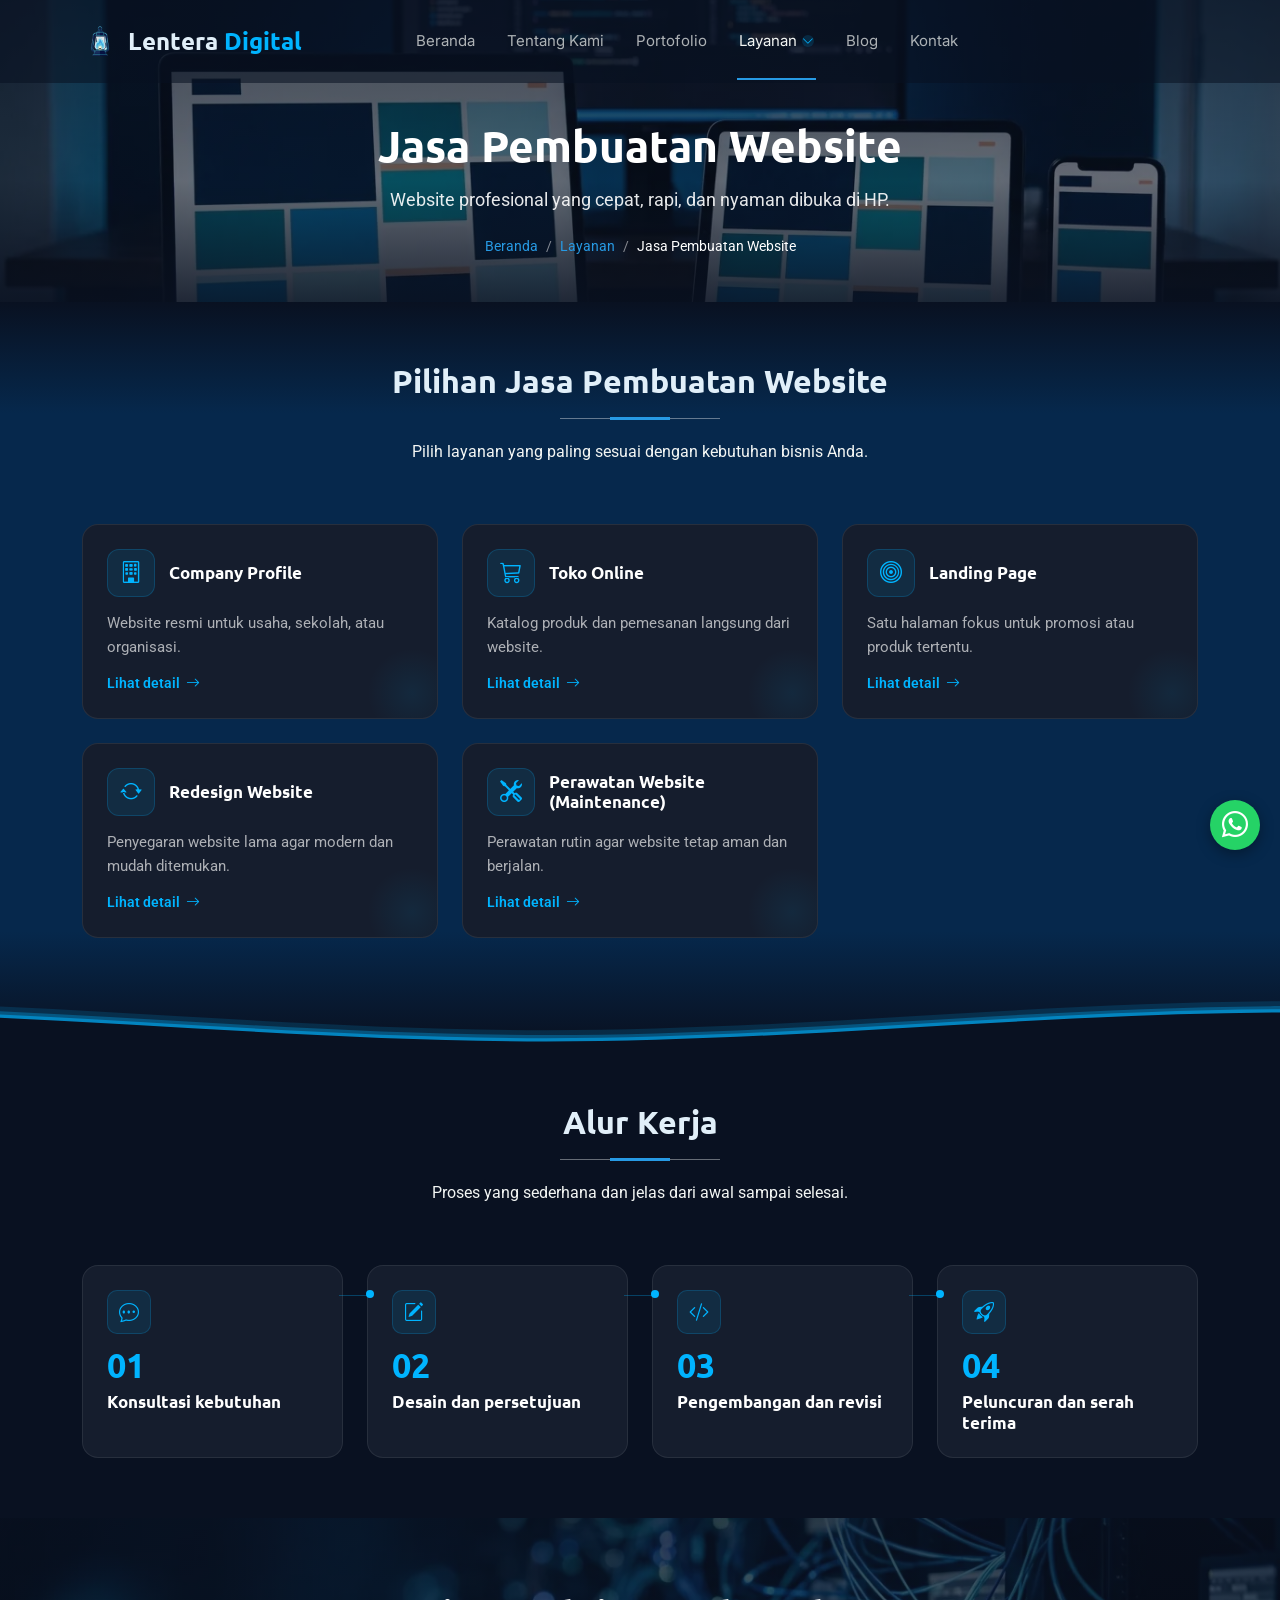
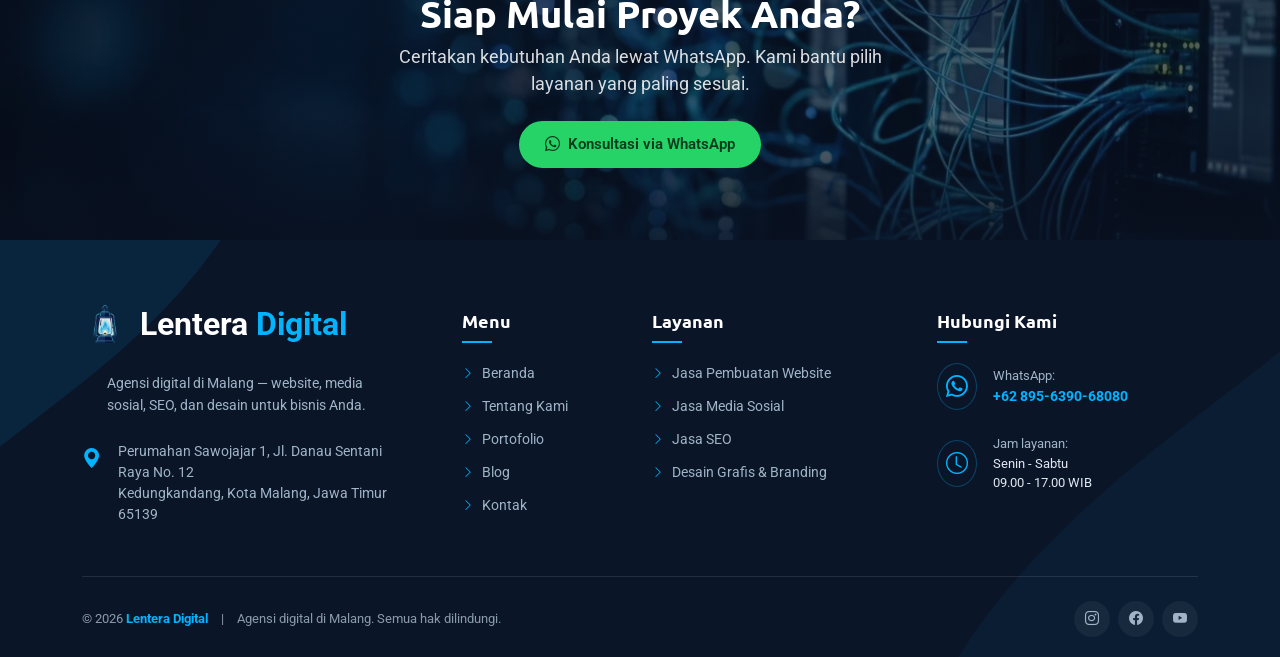
<file: layanan/website.html>
﻿<!DOCTYPE html>

<html lang="id">
<head>
<meta charset="utf-8"/>
  <link rel="icon" type="image/png" sizes="32x32" href="../assets/img/favicon-32.png">
  <link rel="apple-touch-icon" sizes="180x180" href="../assets/img/apple-touch-icon.png">
<meta content="width=device-width, initial-scale=1.0" name="viewport"/>
<title>Jasa Pembuatan Website Malang | Company Profile &amp; Toko Online</title>
<meta content="Jasa pembuatan website di Malang: company profile, toko online, landing page, redesign, dan maintenance. Responsif, cepat, dan ramah SEO. Konsultasi via WhatsApp." name="description"/>
<meta content="jasa pembuatan website malang, jasa website company profile, jasa toko online, jasa landing page, redesign website, maintenance website" name="keywords"/>
<meta content="Lentera Digital" name="author"/>
<meta content="index, follow, max-image-preview:large, max-snippet:-1" name="robots"/>
<meta content="#091121" name="theme-color"/>
<link href="https://www.lenteradigital.id/layanan/website.html" rel="canonical"/>
<meta content="ID-JI" name="geo.region"/>
<meta content="Malang" name="geo.placename"/>
<meta content="id_ID" property="og:locale"/>
<meta content="website" property="og:type"/>
<meta content="Lentera Digital" property="og:site_name"/>
<meta content="Jasa Pembuatan Website Malang | Company Profile &amp; Toko Online" property="og:title"/>
<meta content="Jasa pembuatan website di Malang: company profile, toko online, landing page, redesign, dan maintenance. Responsif, cepat, dan ramah SEO. Konsultasi via WhatsApp." property="og:description"/>
<meta content="https://www.lenteradigital.id/layanan/website.html" property="og:url"/>
<meta content="https://www.lenteradigital.id/assets/img/og-default.jpg" property="og:image"/>
<meta content="summary_large_image" name="twitter:card"/>
<meta content="Jasa Pembuatan Website Malang | Company Profile &amp; Toko Online" name="twitter:title"/>
<meta content="Jasa pembuatan website di Malang: company profile, toko online, landing page, redesign, dan maintenance. Responsif, cepat, dan ramah SEO. Konsultasi via WhatsApp." name="twitter:description"/>
<meta content="https://www.lenteradigital.id/assets/img/og-default.jpg" name="twitter:image"/>
<link href="https://fonts.googleapis.com" rel="preconnect"/>
<link crossorigin="" href="https://fonts.gstatic.com" rel="preconnect"/>
<link href="https://fonts.googleapis.com/css2?family=Roboto:wght@400;500;700&amp;family=Inter:wght@400;500;600&amp;family=Ubuntu:wght@400;500;700&amp;family=Lora:ital,wght@0,400;0,600;1,400&amp;display=swap" rel="stylesheet"/>
<link href="../assets/vendor/bootstrap/css/bootstrap.min.css" rel="stylesheet"/>
<link href="../assets/vendor/bootstrap-icons/bootstrap-icons.min.css" rel="stylesheet"/>
<link href="../assets/css/main.css" rel="stylesheet"/>
<link href="../assets/css/custom.css" rel="stylesheet"/>
<script type="application/ld+json">{"@context": "https://schema.org", "@graph": [{"@type": ["Organization", "ProfessionalService"], "@id": "https://www.lenteradigital.id/#org", "name": "Lentera Digital", "url": "https://www.lenteradigital.id/", "logo": {"@type": "ImageObject", "url": "https://www.lenteradigital.id/assets/img/logo.webp", "width": 512, "height": 512}, "image": "https://www.lenteradigital.id/assets/img/og-default.jpg", "telephone": "+62 895-6390-68080", "priceRange": "$$", "description": "Agensi digital di Malang: jasa pembuatan website, media sosial, SEO, serta desain grafis dan branding.", "address": {"@type": "PostalAddress", "streetAddress": "Perumahan Sawojajar 1, Jl. Danau Sentani Raya No. 12", "addressLocality": "Kota Malang", "addressRegion": "Jawa Timur", "postalCode": "65139", "addressCountry": "ID"}, "areaServed": [{"@type": "City", "name": "Malang"}, {"@type": "Country", "name": "Indonesia"}], "openingHoursSpecification": [{"@type": "OpeningHoursSpecification", "dayOfWeek": ["Monday", "Tuesday", "Wednesday", "Thursday", "Friday", "Saturday"], "opens": "09:00", "closes": "17:00"}], "contactPoint": {"@type": "ContactPoint", "telephone": "+62 895-6390-68080", "contactType": "customer service", "availableLanguage": "Indonesian"}}, {"@type": "WebSite", "@id": "https://www.lenteradigital.id/#website", "url": "https://www.lenteradigital.id/", "name": "Lentera Digital", "inLanguage": "id-ID", "publisher": {"@id": "https://www.lenteradigital.id/#org"}}, {"@type": "BreadcrumbList", "itemListElement": [{"@type": "ListItem", "position": 1, "name": "Beranda", "item": "https://www.lenteradigital.id/"}, {"@type": "ListItem", "position": 2, "name": "Layanan", "item": "https://www.lenteradigital.id/layanan/website.html"}, {"@type": "ListItem", "position": 3, "name": "Jasa Pembuatan Website", "item": "https://www.lenteradigital.id/layanan/website.html"}]}, {"@type": "Service", "@id": "https://www.lenteradigital.id/layanan/website.html#service", "name": "Jasa Pembuatan Website", "serviceType": "Jasa Pembuatan Website", "description": "Jasa pembuatan website di Malang: company profile, toko online, landing page, redesign, dan maintenance. Responsif, cepat, dan ramah SEO. Konsultasi via WhatsApp.", "provider": {"@id": "https://www.lenteradigital.id/#org"}, "areaServed": {"@type": "City", "name": "Malang"}, "url": "https://www.lenteradigital.id/layanan/website.html", "hasOfferCatalog": {"@type": "OfferCatalog", "name": "Jasa Pembuatan Website", "itemListElement": [{"@type": "Offer", "itemOffered": {"@type": "Service", "name": "Company Profile", "description": "Website company profile memperkenalkan siapa Anda, apa yang Anda tawarkan, dan bagaimana calon klien menghubungi Anda, dalam tampilan profesional yang nyaman di HP maupun komputer."}}, {"@type": "Offer", "itemOffered": {"@type": "Service", "name": "Toko Online", "description": "Toko online menampilkan produk lengkap dengan foto, harga, dan tombol pesan sehingga pelanggan bisa belanja kapan saja tanpa harus bertanya satu per satu."}}, {"@type": "Offer", "itemOffered": {"@type": "Service", "name": "Landing Page", "description": "Landing page dirancang untuk satu tujuan, misalnya mengumpulkan pendaftar, menjual satu produk, atau mempromosikan event, dengan alur yang mengarahkan pengunjung ke satu tindakan."}}, {"@type": "Offer", "itemOffered": {"@type": "Service", "name": "Redesign Website", "description": "Website lama yang lambat, berantakan, atau sulit dibuka di HP bisa dirombak tanpa kehilangan konten penting, sekaligus dirapikan strukturnya agar lebih ramah mesin pencari."}}, {"@type": "Offer", "itemOffered": {"@type": "Service", "name": "Perawatan Website (Maintenance)", "description": "Perawatan website mencakup pembaruan, pencadangan, dan perbaikan kendala teknis supaya website tetap aman, cepat, dan tidak mati saat dibutuhkan."}}]}}]}</script>
<meta content="1200" property="og:image:width"/>
<meta content="630" property="og:image:height"/>
<meta content="Ilustrasi ruang kerja agensi digital" property="og:image:alt"/>
</head>
<body class="inner-page" data-wa="62895639068080">
<header class="header d-flex align-items-center fixed-top" id="header">
<div class="container position-relative d-flex align-items-center">
<a aria-label="Lentera Digital - Beranda" class="logo d-flex align-items-center" href="../index.html">
<img src="../assets/img/logo.webp" alt="Lentera Digital">
<span class="sitename">Lentera <span class="accent">Digital</span></span>
</a>
<nav aria-label="Menu utama" class="navmenu mx-auto" id="navmenu">
<ul>
<li><a class="" href="../index.html">Beranda</a></li>
<li><a href="../tentang-kami.html">Tentang Kami</a></li>
<li><a href="../portofolio.html">Portofolio</a></li>
<li class="dropdown"><a class="active" href="../layanan.html"><span>Layanan</span> <i class="bi bi-chevron-down toggle-dropdown"></i></a><ul><li><a href="../layanan/website.html">Jasa Pembuatan Website</a></li><li><a href="../layanan/media-sosial.html">Jasa Media Sosial</a></li><li><a href="../layanan/seo.html">Jasa SEO</a></li><li><a href="../layanan/desain-grafis.html">Desain Grafis &amp; Branding</a></li></ul></li>
<li><a href="../blog.html">Blog</a></li>
<li><a href="../kontak.html">Kontak</a></li>
</ul>
<i aria-expanded="false" aria-label="Buka menu" class="mobile-nav-toggle d-xl-none bi bi-list" role="button"></i>
</nav>
</div>
</header>
<main class="main">
<section class="page-hero" style="background-image:url('../assets/img/hero/hero-website.webp')">
<div class="container">
<h1>Jasa Pembuatan Website</h1>
<p>Website profesional yang cepat, rapi, dan nyaman dibuka di HP.</p>
<nav aria-label="Breadcrumb"><ol><li><a href="../index.html">Beranda</a></li><li><a href="website.html">Layanan</a></li><li aria-current="page">Jasa Pembuatan Website</li></ol></nav>
</div>
</section>
<section class="section" id="jenis" style="background: linear-gradient(to bottom, #091121 0%, #06284c 15%, #06284c 85%, #091121 100%); padding-bottom: 0 !important;">
<div class="container section-title"><h2>Pilihan Jasa Pembuatan Website</h2><p>Pilih layanan yang paling sesuai dengan kebutuhan bisnis Anda.</p></div>
<div class="container"><div class="row g-4">
<div class="col-md-6 col-lg-4">
<button class="svc-card" data-popup="d-layanan-website-0" type="button">
<div class="card-header"><span class="ico"><i class="bi bi-building"></i></span> <h3>Company Profile</h3></div>
<p>Website resmi untuk usaha, sekolah, atau organisasi.</p>
<span class="more">Lihat detail <i class="bi bi-arrow-right"></i></span>
</button>
</div>
<div class="col-md-6 col-lg-4">
<button class="svc-card" data-popup="d-layanan-website-1" type="button">
<div class="card-header"><span class="ico"><i class="bi bi-cart3"></i></span> <h3>Toko Online</h3></div>
<p>Katalog produk dan pemesanan langsung dari website.</p>
<span class="more">Lihat detail <i class="bi bi-arrow-right"></i></span>
</button>
</div>
<div class="col-md-6 col-lg-4">
<button class="svc-card" data-popup="d-layanan-website-2" type="button">
<div class="card-header"><span class="ico"><i class="bi bi-bullseye"></i></span> <h3>Landing Page</h3></div>
<p>Satu halaman fokus untuk promosi atau produk tertentu.</p>
<span class="more">Lihat detail <i class="bi bi-arrow-right"></i></span>
</button>
</div>
<div class="col-md-6 col-lg-4">
<button class="svc-card" data-popup="d-layanan-website-3" type="button">
<div class="card-header"><span class="ico"><i class="bi bi-arrow-repeat"></i></span> <h3>Redesign Website</h3></div>
<p>Penyegaran website lama agar modern dan mudah ditemukan.</p>
<span class="more">Lihat detail <i class="bi bi-arrow-right"></i></span>
</button>
</div>
<div class="col-md-6 col-lg-4">
<button class="svc-card" data-popup="d-layanan-website-4" type="button">
<div class="card-header"><span class="ico"><i class="bi bi-tools"></i></span> <h3>Perawatan Website (Maintenance)</h3></div>
<p>Perawatan rutin agar website tetap aman dan berjalan.</p>
<span class="more">Lihat detail <i class="bi bi-arrow-right"></i></span>
</button>
</div>
</div></div>
<!-- Wave transition -->
<div class="waves-wrapper" style="position:relative; width:100%; height:45px; margin-top:60px; overflow:hidden;">
<svg class="waves" preserveaspectratio="none" shape-rendering="auto" style="position:absolute; bottom:0; width:100%; height:45px;" viewbox="0 24 150 28" xmlns="http://www.w3.org/2000/svg" xmlns:xlink="http://www.w3.org/1999/xlink">
<defs>
<path d="M-160 44c30 0 58-18 88-18s 58 18 88 18 58-18 88-18 58 18 88 18 v44h-352z" id="gentle-wave"></path>
</defs>
<g class="parallax">
<use fill="rgba(0, 180, 255, 0.15)" x="48" xlink:href="#gentle-wave" y="0"></use>
<use fill="rgba(0, 180, 255, 0.3)" x="48" xlink:href="#gentle-wave" y="3"></use>
<use fill="rgba(0, 180, 255, 0.5)" x="48" xlink:href="#gentle-wave" y="5"></use>
<use fill="#091121" x="48" xlink:href="#gentle-wave" y="7"></use>
</g>
</svg>
</div>
</section>
<section class="section" id="alur">
<div class="container section-title"><h2>Alur Kerja</h2><p>Proses yang sederhana dan jelas dari awal sampai selesai.</p></div>
<div class="container"><div class="row g-4 steps-row">
<div class="col-sm-6 col-lg-3"><div class="step"><span class="step-ico"><i class="bi bi-chat-dots"></i></span><div class="no">01</div><h3>Konsultasi kebutuhan</h3></div></div>
<div class="col-sm-6 col-lg-3"><div class="step"><span class="step-ico"><i class="bi bi-pencil-square"></i></span><div class="no">02</div><h3>Desain dan persetujuan</h3></div></div>
<div class="col-sm-6 col-lg-3"><div class="step"><span class="step-ico"><i class="bi bi-code-slash"></i></span><div class="no">03</div><h3>Pengembangan dan revisi</h3></div></div>
<div class="col-sm-6 col-lg-3"><div class="step"><span class="step-ico"><i class="bi bi-rocket-takeoff"></i></span><div class="no">04</div><h3>Peluncuran dan serah terima</h3></div></div>
</div></div>
</section>
<section class="cta-img section" style="background-image:url('../assets/img/cta-background.webp')">
<div class="container">
<h2>Siap Mulai Proyek Anda?</h2>
<p>Ceritakan kebutuhan Anda lewat WhatsApp. Kami bantu pilih layanan yang paling sesuai.</p>
<a class="btn-wa" href="https://wa.me/62895639068080?text=Halo%2C%20saya%20ingin%20konsultasi%20tentang%20layanan%20Lentera%20Digital." rel="noopener" target="_blank"><i class="bi bi-whatsapp"></i> Konsultasi via WhatsApp</a>
</div>
</section>
<div aria-hidden="true" hidden="">
<div hidden="" id="d-layanan-website-0">
<div class="popup-header-line"></div>
<h3 class="popup-title">Detail <span class="glow">Layanan</span></h3>
<p class="popup-desc">Website company profile memperkenalkan siapa Anda, apa yang Anda tawarkan, dan bagaimana calon klien menghubungi Anda, dalam tampilan profesional yang nyaman di HP maupun komputer.</p>
<div class="popup-section">
<div class="ps-header">
<div class="ps-icon"><i class="bi bi-list-task"></i></div>
<h4 class="ps-title">Yang Anda Dapatkan</h4>
</div>
<ul class="ps-list-check">
<li>Desain responsif sesuai identitas brand</li><li>Halaman Beranda, Tentang, Layanan, dan Kontak</li><li>Optimasi SEO dasar dan kecepatan muat</li><li>Integrasi WhatsApp dan media sosial</li>
</ul>
</div>
<hr class="popup-divider"/>
<div class="popup-grid">
<div class="popup-col">
<div class="ps-header">
<div class="ps-icon"><i class="bi bi-bullseye"></i></div>
<h4 class="ps-title">Cocok Untuk</h4>
</div>
<p class="ps-text">Usaha jasa, UMKM, sekolah, komunitas, dan organisasi.</p>
<div class="popup-actions-new">
<a class="btn-wa-blue" data-wa-text="Halo, saya tertarik dengan layanan Company Profile (Jasa Pembuatan Website). Boleh minta info lebih lanjut?" href="#">
<i class="bi bi-whatsapp"></i> Hubungi via WhatsApp <i class="bi bi-arrow-right"></i>
</a>
</div>
</div>
<div class="popup-col">
<div class="ps-header">
<div class="ps-icon"><i class="bi bi-briefcase"></i></div>
<h4 class="ps-title">Alur Kerja</h4>
</div>
<ol class="ps-list-num">
<li>Konsultasi kebutuhan</li><li>Desain dan persetujuan</li><li>Pengembangan dan revisi</li><li>Peluncuran dan serah terima</li>
</ol>
</div>
</div>
</div>
<div hidden="" id="d-layanan-website-1">
<div class="popup-header-line"></div>
<h3 class="popup-title">Detail <span class="glow">Layanan</span></h3>
<p class="popup-desc">Toko online menampilkan produk lengkap dengan foto, harga, dan tombol pesan sehingga pelanggan bisa belanja kapan saja tanpa harus bertanya satu per satu.</p>
<div class="popup-section">
<div class="ps-header">
<div class="ps-icon"><i class="bi bi-list-task"></i></div>
<h4 class="ps-title">Yang Anda Dapatkan</h4>
</div>
<ul class="ps-list-check">
<li>Katalog produk dan kategori</li><li>Keranjang atau pemesanan via WhatsApp</li><li>Halaman produk ramah SEO</li><li>Panel untuk mengelola produk</li>
</ul>
</div>
<hr class="popup-divider"/>
<div class="popup-grid">
<div class="popup-col">
<div class="ps-header">
<div class="ps-icon"><i class="bi bi-bullseye"></i></div>
<h4 class="ps-title">Cocok Untuk</h4>
</div>
<p class="ps-text">Penjual produk fisik atau digital yang ingin punya toko sendiri di luar marketplace.</p>
<div class="popup-actions-new">
<a class="btn-wa-blue" data-wa-text="Halo, saya tertarik dengan layanan Toko Online (Jasa Pembuatan Website). Boleh minta info lebih lanjut?" href="#">
<i class="bi bi-whatsapp"></i> Hubungi via WhatsApp <i class="bi bi-arrow-right"></i>
</a>
</div>
</div>
<div class="popup-col">
<div class="ps-header">
<div class="ps-icon"><i class="bi bi-briefcase"></i></div>
<h4 class="ps-title">Alur Kerja</h4>
</div>
<ol class="ps-list-num">
<li>Konsultasi kebutuhan</li><li>Desain dan persetujuan</li><li>Pengembangan dan revisi</li><li>Peluncuran dan serah terima</li>
</ol>
</div>
</div>
</div>
<div hidden="" id="d-layanan-website-2">
<div class="popup-header-line"></div>
<h3 class="popup-title">Detail <span class="glow">Layanan</span></h3>
<p class="popup-desc">Landing page dirancang untuk satu tujuan, misalnya mengumpulkan pendaftar, menjual satu produk, atau mempromosikan event, dengan alur yang mengarahkan pengunjung ke satu tindakan.</p>
<div class="popup-section">
<div class="ps-header">
<div class="ps-icon"><i class="bi bi-list-task"></i></div>
<h4 class="ps-title">Yang Anda Dapatkan</h4>
</div>
<ul class="ps-list-check">
<li>Desain satu halaman yang fokus</li><li>Tombol ajakan (CTA) yang jelas</li><li>Formulir atau tombol WhatsApp</li><li>Cepat dimuat di HP</li>
</ul>
</div>
<hr class="popup-divider"/>
<div class="popup-grid">
<div class="popup-col">
<div class="ps-header">
<div class="ps-icon"><i class="bi bi-bullseye"></i></div>
<h4 class="ps-title">Cocok Untuk</h4>
</div>
<p class="ps-text">Promosi produk, pendaftaran event, kampanye iklan, dan peluncuran layanan baru.</p>
<div class="popup-actions-new">
<a class="btn-wa-blue" data-wa-text="Halo, saya tertarik dengan layanan Landing Page (Jasa Pembuatan Website). Boleh minta info lebih lanjut?" href="#">
<i class="bi bi-whatsapp"></i> Hubungi via WhatsApp <i class="bi bi-arrow-right"></i>
</a>
</div>
</div>
<div class="popup-col">
<div class="ps-header">
<div class="ps-icon"><i class="bi bi-briefcase"></i></div>
<h4 class="ps-title">Alur Kerja</h4>
</div>
<ol class="ps-list-num">
<li>Konsultasi kebutuhan</li><li>Desain dan persetujuan</li><li>Pengembangan dan revisi</li><li>Peluncuran dan serah terima</li>
</ol>
</div>
</div>
</div>
<div hidden="" id="d-layanan-website-3">
<div class="popup-header-line"></div>
<h3 class="popup-title">Detail <span class="glow">Layanan</span></h3>
<p class="popup-desc">Website lama yang lambat, berantakan, atau sulit dibuka di HP bisa dirombak tanpa kehilangan konten penting, sekaligus dirapikan strukturnya agar lebih ramah mesin pencari.</p>
<div class="popup-section">
<div class="ps-header">
<div class="ps-icon"><i class="bi bi-list-task"></i></div>
<h4 class="ps-title">Yang Anda Dapatkan</h4>
</div>
<ul class="ps-list-check">
<li>Audit tampilan dan struktur website lama</li><li>Desain baru yang responsif</li><li>Pemindahan konten penting</li><li>Perbaikan kecepatan dan SEO dasar</li>
</ul>
</div>
<hr class="popup-divider"/>
<div class="popup-grid">
<div class="popup-col">
<div class="ps-header">
<div class="ps-icon"><i class="bi bi-bullseye"></i></div>
<h4 class="ps-title">Cocok Untuk</h4>
</div>
<p class="ps-text">Pemilik website yang tampilannya ketinggalan zaman atau pengunjungnya sulit menemukan informasi.</p>
<div class="popup-actions-new">
<a class="btn-wa-blue" data-wa-text="Halo, saya tertarik dengan layanan Redesign Website (Jasa Pembuatan Website). Boleh minta info lebih lanjut?" href="#">
<i class="bi bi-whatsapp"></i> Hubungi via WhatsApp <i class="bi bi-arrow-right"></i>
</a>
</div>
</div>
<div class="popup-col">
<div class="ps-header">
<div class="ps-icon"><i class="bi bi-briefcase"></i></div>
<h4 class="ps-title">Alur Kerja</h4>
</div>
<ol class="ps-list-num">
<li>Konsultasi kebutuhan</li><li>Desain dan persetujuan</li><li>Pengembangan dan revisi</li><li>Peluncuran dan serah terima</li>
</ol>
</div>
</div>
</div>
<div hidden="" id="d-layanan-website-4">
<div class="popup-header-line"></div>
<h3 class="popup-title">Detail <span class="glow">Layanan</span></h3>
<p class="popup-desc">Perawatan website mencakup pembaruan, pencadangan, dan perbaikan kendala teknis supaya website tetap aman, cepat, dan tidak mati saat dibutuhkan.</p>
<div class="popup-section">
<div class="ps-header">
<div class="ps-icon"><i class="bi bi-list-task"></i></div>
<h4 class="ps-title">Yang Anda Dapatkan</h4>
</div>
<ul class="ps-list-check">
<li>Pembaruan konten dan sistem</li><li>Backup berkala</li><li>Pemantauan kecepatan dan keamanan</li><li>Perbaikan error</li>
</ul>
</div>
<hr class="popup-divider"/>
<div class="popup-grid">
<div class="popup-col">
<div class="ps-header">
<div class="ps-icon"><i class="bi bi-bullseye"></i></div>
<h4 class="ps-title">Cocok Untuk</h4>
</div>
<p class="ps-text">Pemilik website yang tidak punya waktu atau tim teknis sendiri.</p>
<div class="popup-actions-new">
<a class="btn-wa-blue" data-wa-text="Halo, saya tertarik dengan layanan Perawatan Website (Maintenance) (Jasa Pembuatan Website). Boleh minta info lebih lanjut?" href="#">
<i class="bi bi-whatsapp"></i> Hubungi via WhatsApp <i class="bi bi-arrow-right"></i>
</a>
</div>
</div>
<div class="popup-col">
<div class="ps-header">
<div class="ps-icon"><i class="bi bi-briefcase"></i></div>
<h4 class="ps-title">Alur Kerja</h4>
</div>
<ol class="ps-list-num">
<li>Konsultasi kebutuhan</li><li>Desain dan persetujuan</li><li>Pengembangan dan revisi</li><li>Peluncuran dan serah terima</li>
</ol>
</div>
</div>
</div>
</div>
</main>
<footer class="footer" id="footer" style="background-color: #0b1528; color: #b0c4de; position: relative; overflow: hidden; padding: 60px 0 20px; font-size: 14px;">
<!-- Wave decorations -->
<svg style="position: absolute; top: -50px; left: -50px; width: 300px; height: 300px; opacity: 0.1; pointer-events: none;" viewbox="0 0 200 200" xmlns="http://www.w3.org/2000/svg">
<path d="M0,0 L200,0 C150,100 50,150 0,200 Z" fill="#00b4ff"></path>
</svg>
<svg style="position: absolute; bottom: -50px; right: -50px; width: 400px; height: 400px; opacity: 0.05; pointer-events: none;" viewbox="0 0 200 200" xmlns="http://www.w3.org/2000/svg">
<path d="M200,200 L0,200 C50,100 150,50 200,0 Z" fill="#00b4ff"></path>
</svg>
<div class="container" style="position: relative; z-index: 1;">
<div class="row gy-4 mb-5">
<!-- Col 1 -->
<div class="col-lg-4 col-md-12 pe-lg-5">
<a class="d-flex align-items-center mb-4" href="../index.html" style="text-decoration: none;"><img src="../assets/img/logo.webp" alt="Lentera Digital" style="max-height:46px;width:auto;margin-right:12px;"><span style="font-size: 32px; font-weight: 700; color: #fff;">Lentera <span style="color: #00b4ff;">Digital</span></span>
</a>
<p style="color: #a0b4c8; line-height: 1.6; margin-bottom: 25px; padding-left: 25px;">Agensi digital di Malang — website, media sosial, SEO, dan desain untuk bisnis Anda.</p>
<div class="d-flex align-items-start gap-3">
<i class="bi bi-geo-alt-fill" style="color: #00b4ff; font-size: 20px; margin-top: 2px;"></i>
<p style="color: #a0b4c8; line-height: 1.5; margin: 0;">Perumahan Sawojajar 1, Jl. Danau Sentani Raya No. 12<br/>Kedungkandang, Kota Malang, Jawa Timur 65139</p>
</div>
</div>
<!-- Col 2 -->
<div class="col-lg-2 col-md-4" style="padding-top:10px;">
<h4 style="color: #fff; font-size: 18px; font-weight: 600; margin-bottom: 20px; position: relative; padding-bottom: 12px;">Menu
            <span style="position: absolute; left: 0; bottom: 0; width: 30px; height: 2px; background: #00b4ff;"></span>
</h4>
<ul class="footer-links-list" style="list-style: none; padding: 0; margin: 0;">
<li style="margin-bottom: 12px;"><a href="../index.html" style="color: #a0b4c8; text-decoration: none; display: flex; align-items: center; gap: 8px; transition: color 0.3s;"><i class="bi bi-chevron-right" style="color: #00b4ff; font-size: 12px;"></i> Beranda</a></li>
<li style="margin-bottom: 12px;"><a href="../tentang-kami.html" style="color: #a0b4c8; text-decoration: none; display: flex; align-items: center; gap: 8px; transition: color 0.3s;"><i class="bi bi-chevron-right" style="color: #00b4ff; font-size: 12px;"></i> Tentang Kami</a></li>
<li style="margin-bottom: 12px;"><a href="../portofolio.html" style="color: #a0b4c8; text-decoration: none; display: flex; align-items: center; gap: 8px; transition: color 0.3s;"><i class="bi bi-chevron-right" style="color: #00b4ff; font-size: 12px;"></i> Portofolio</a></li>
<li style="margin-bottom: 12px;"><a href="../blog.html" style="color: #a0b4c8; text-decoration: none; display: flex; align-items: center; gap: 8px; transition: color 0.3s;"><i class="bi bi-chevron-right" style="color: #00b4ff; font-size: 12px;"></i> Blog</a></li>
<li style="margin-bottom: 12px;"><a href="../kontak.html" style="color: #a0b4c8; text-decoration: none; display: flex; align-items: center; gap: 8px; transition: color 0.3s;"><i class="bi bi-chevron-right" style="color: #00b4ff; font-size: 12px;"></i> Kontak</a></li>
</ul>
</div>
<!-- Col 3 -->
<div class="col-lg-3 col-md-4" style="padding-top:10px;">
<h4 style="color: #fff; font-size: 18px; font-weight: 600; margin-bottom: 20px; position: relative; padding-bottom: 12px;">Layanan
            <span style="position: absolute; left: 0; bottom: 0; width: 30px; height: 2px; background: #00b4ff;"></span>
</h4>
<ul class="footer-links-list" style="list-style: none; padding: 0; margin: 0;">
<li style="margin-bottom: 12px;"><a href="../layanan/website.html" style="color: #a0b4c8; text-decoration: none; display: flex; align-items: center; gap: 8px; transition: color 0.3s;"><i class="bi bi-chevron-right" style="color: #00b4ff; font-size: 12px;"></i> Jasa Pembuatan Website</a></li>
<li style="margin-bottom: 12px;"><a href="../layanan/media-sosial.html" style="color: #a0b4c8; text-decoration: none; display: flex; align-items: center; gap: 8px; transition: color 0.3s;"><i class="bi bi-chevron-right" style="color: #00b4ff; font-size: 12px;"></i> Jasa Media Sosial</a></li>
<li style="margin-bottom: 12px;"><a href="../layanan/seo.html" style="color: #a0b4c8; text-decoration: none; display: flex; align-items: center; gap: 8px; transition: color 0.3s;"><i class="bi bi-chevron-right" style="color: #00b4ff; font-size: 12px;"></i> Jasa SEO</a></li>
<li style="margin-bottom: 12px;"><a href="../layanan/desain-grafis.html" style="color: #a0b4c8; text-decoration: none; display: flex; align-items: center; gap: 8px; transition: color 0.3s;"><i class="bi bi-chevron-right" style="color: #00b4ff; font-size: 12px;"></i> Desain Grafis &amp; Branding</a></li>
</ul>
</div>
<!-- Col 4 -->
<div class="col-lg-3 col-md-4" style="padding-top:10px;">
<h4 style="color: #fff; font-size: 18px; font-weight: 600; margin-bottom: 20px; position: relative; padding-bottom: 12px;">Hubungi Kami
            <span style="position: absolute; left: 0; bottom: 0; width: 30px; height: 2px; background: #00b4ff;"></span>
</h4>
<div class="d-flex align-items-center gap-3 mb-4">
<i class="bi bi-whatsapp" style="color: #00b4ff; font-size: 22px; border: 1px solid rgba(0,180,255,0.3); border-radius: 50%; padding: 6px 8px;"></i>
<div>
<p style="color: #a0b4c8; margin: 0; font-size: 13px;">WhatsApp:</p>
<a href="https://wa.me/62895639068080" style="color: #00b4ff; font-weight: 700; text-decoration: none; font-size: 14px; display: inline-block; white-space: nowrap;">+62 895-6390-68080</a>
</div>
</div>
<div class="d-flex align-items-center gap-3">
<i class="bi bi-clock" style="color: #00b4ff; font-size: 22px; border: 1px solid rgba(0,180,255,0.3); border-radius: 50%; padding: 6px 8px;"></i>
<div>
<p style="color: #a0b4c8; margin: 0; font-size: 13px;">Jam layanan:</p>
<p style="color: #e0e8f0; margin: 0; font-size: 13px;">Senin - Sabtu<br/>09.00 - 17.00 WIB</p>
</div>
</div>
</div>
</div>
<div class="d-flex flex-column flex-md-row justify-content-between align-items-center pt-4" style="border-top: 1px solid rgba(255,255,255,0.1);">
<p style="color: #8a9ba8; margin: 0; font-size: 13px;">© 2026 <strong style="color:#00b4ff;">Lentera Digital</strong> <span style="margin:0 10px;">|</span> Agensi digital di Malang. Semua hak dilindungi.</p>
<div class="d-flex gap-2 mt-3 mt-md-0">
<a href="#" style="width: 36px; height: 36px; background: rgba(255,255,255,0.05); border-radius: 50%; display: flex; justify-content: center; align-items: center; color: #a0b4c8; text-decoration: none; transition: background 0.3s;"><i class="bi bi-instagram"></i></a>
<a href="#" style="width: 36px; height: 36px; background: rgba(255,255,255,0.05); border-radius: 50%; display: flex; justify-content: center; align-items: center; color: #a0b4c8; text-decoration: none; transition: background 0.3s;"><i class="bi bi-facebook"></i></a>
<a href="#" style="width: 36px; height: 36px; background: rgba(255,255,255,0.05); border-radius: 50%; display: flex; justify-content: center; align-items: center; color: #a0b4c8; text-decoration: none; transition: background 0.3s;"><i class="bi bi-youtube"></i></a>
</div>
</div>
</div>
<style>
      .footer-links-list li a:hover { color: #00b4ff !important; }
      .footer-links-list .bi-chevron-right { transition: transform 0.3s; }
      .footer-links-list li a:hover .bi-chevron-right { transform: translateX(4px); }
    </style>
</footer>
<a aria-label="Chat WhatsApp" class="float-wa" href="https://wa.me/62895639068080?text=Halo%2C%20saya%20ingin%20bertanya%20tentang%20layanan%20Lentera%20Digital." rel="noopener" target="_blank"><i class="bi bi-whatsapp"></i></a>
<a aria-label="Ke atas" class="scroll-top d-flex align-items-center justify-content-center" href="#" id="scroll-top"><i class="bi bi-arrow-up-short"></i></a>
<dialog aria-label="Detail" class="popup" id="popup">
<button aria-label="Tutup" class="popup-close" type="button"><i class="bi bi-x-lg"></i></button>
<div class="popup-body"></div>
</dialog>
<script src="../assets/js/main.js"></script>
</body>
</html>
</file>
<file: assets/css/main.css>
/*--------------------------------------------------------------
# Font & Color Variables
--------------------------------------------------------------*/
/* Fonts */
:root {
  --default-font: "Roboto",  system-ui, -apple-system, "Segoe UI", Roboto, "Helvetica Neue", Arial, "Noto Sans", "Liberation Sans", sans-serif, "Apple Color Emoji", "Segoe UI Emoji", "Segoe UI Symbol", "Noto Color Emoji";
  --heading-font: "Ubuntu",  sans-serif;
  --nav-font: "Inter",  sans-serif;
}

/* Global Colors - The following color variables are used throughout the website. Updating them here will change the color scheme of the entire website */
:root { 
  --background-color: #091121; /* Background color for the entire website, including individual sections */
  --default-color: #f3f6f4; /* Default color used for the majority of the text content across the entire website */
  --heading-color: #e1eff9; /* Color for headings, subheadings and title throughout the website */
  --accent-color: #279ae4; /* Accent color that represents your brand on the website. It's used for buttons, links, and other elements that need to stand out */
  --surface-color: #151d2d; /* The surface color is used as a background of boxed elements within sections, such as cards, icon boxes, or other elements that require a visual separation from the global background. */
  --contrast-color: #ffffff; /* Contrast color for text, ensuring readability against backgrounds of accent, heading, or default colors. */
}

/* Nav Menu Colors - The following color variables are used specifically for the navigation menu. They are separate from the global colors to allow for more customization options */
:root {
  --nav-color: #f3f6f4;  /* The default color of the main navmenu links */
  --nav-hover-color: #279ae4; /* Applied to main navmenu links when they are hovered over or active */
  --nav-mobile-background-color: #0a152a; /* Used as the background color for mobile navigation menu */
  --nav-dropdown-background-color: #10192b; /* Used as the background color for dropdown items that appear when hovering over primary navigation items */
  --nav-dropdown-color: #f3f6f4; /* Used for navigation links of the dropdown items in the navigation menu. */
  --nav-dropdown-hover-color: #279ae4; /* Similar to --nav-hover-color, this color is applied to dropdown navigation links when they are hovered over. */
}

/* Color Presets - These classes override global colors when applied to any section or element, providing reuse of the sam color scheme. */

.light-background {
  --background-color: #141f33;
  --surface-color: #141f35;
}

.dark-background {
  --background-color: #000205;
  --default-color: #ffffff;
  --heading-color: #ffffff;
  --surface-color: #252525;
  --contrast-color: #ffffff;
}

/* Smooth scroll */
:root {
  scroll-behavior: smooth;
}

/* Custom Scrollbar */
::-webkit-scrollbar {
  width: 6px;
}

::-webkit-scrollbar-track {
  background: var(--background-color);
}

::-webkit-scrollbar-thumb {
  background: color-mix(in srgb, var(--default-color), transparent 80%);
  border-radius: 10px;
}

::-webkit-scrollbar-thumb:hover {
  background: var(--accent-color);
}

/*--------------------------------------------------------------
# General Styling & Shared Classes
--------------------------------------------------------------*/
body {
  color: var(--default-color);
  background-color: var(--background-color);
  font-family: var(--default-font);
}

a {
  color: var(--accent-color);
  text-decoration: none;
  transition: 0.3s;
}

a:hover {
  color: color-mix(in srgb, var(--accent-color), transparent 25%);
  text-decoration: none;
}

h1,
h2,
h3,
h4,
h5,
h6 {
  color: var(--heading-color);
  font-family: var(--heading-font);
}

/* PHP Email Form Messages
------------------------------*/
.php-email-form .error-message {
  display: none;
  background: #df1529;
  color: #ffffff;
  text-align: left;
  padding: 15px;
  margin-bottom: 24px;
  font-weight: 600;
}

.php-email-form .sent-message {
  display: none;
  color: #ffffff;
  background: #059652;
  text-align: center;
  padding: 15px;
  margin-bottom: 24px;
  font-weight: 600;
}

.php-email-form .loading {
  display: none;
  background: var(--surface-color);
  text-align: center;
  padding: 15px;
  margin-bottom: 24px;
}

.php-email-form .loading:before {
  content: "";
  display: inline-block;
  border-radius: 50%;
  width: 24px;
  height: 24px;
  margin: 0 10px -6px 0;
  border: 3px solid var(--accent-color);
  border-top-color: var(--surface-color);
  animation: php-email-form-loading 1s linear infinite;
}

@keyframes php-email-form-loading {
  0% {
    transform: rotate(0deg);
  }

  100% {
    transform: rotate(360deg);
  }
}

/*--------------------------------------------------------------
# Global Header
--------------------------------------------------------------*/
.header {
  --background-color: rgba(0, 0, 0, 0);
  color: var(--default-color);
  background-color: var(--background-color);
  padding: 15px 0;
  transition: all 0.5s;
  z-index: 997;
}

.header .logo {
  line-height: 1;
}

.header .logo img {
  max-height: 44px;
  width: auto;
  margin-right: 10px;
}

.header .logo h1 {
  font-size: 30px;
  margin: 0;
  font-weight: 700;
  color: var(--heading-color);
}

.header .header-social-links {
  padding-right: 15px;
}

.header .header-social-links a {
  color: color-mix(in srgb, var(--default-color), transparent 40%);
  padding-left: 6px;
  display: inline-block;
  transition: 0.3s;
  font-size: 16px;
}

.header .header-social-links a:hover {
  color: var(--accent-color);
}

.header .header-social-links a i {
  line-height: 0px;
}

@media (max-width: 1200px) {
  .header .logo {
    order: 1;
  }

  .header .header-social-links {
    order: 2;
  }

  .header .navmenu {
    order: 3;
  }
}

.scrolled .header {
  box-shadow: 0px 0 18px rgba(0, 0, 0, 0.1);
}

/* Global Header on Scroll
------------------------------*/
.scrolled .header {
  --background-color: rgba(13, 22, 39, 0.9);
  --default-color: #ffffff;
  --heading-color: #ffffff;
}

/* Index Page Header
------------------------------*/
.index-page .header {
  --default-color: #ffffff;
  --heading-color: #ffffff;
  --nav-color: #ffffff;
}

/*--------------------------------------------------------------
# Navigation Menu
--------------------------------------------------------------*/
/* Desktop Navigation */
@media (min-width: 1200px) {
  .navmenu {
    padding: 0;
  }

  .navmenu ul {
    margin: 0;
    padding: 0;
    display: flex;
    list-style: none;
    align-items: center;
  }

  .navmenu li {
    position: relative;
  }

  .navmenu>ul>li {
    white-space: nowrap;
    padding: 15px 14px;
  }

  .navmenu>ul>li:last-child {
    padding-right: 0;
  }

  .navmenu a,
  .navmenu a:focus {
    color: color-mix(in srgb, var(--nav-color), transparent 30%);
    font-size: 15px;
    padding: 0 2px;
    font-family: var(--nav-font);
    font-weight: 400;
    display: flex;
    align-items: center;
    justify-content: space-between;
    white-space: nowrap;
    transition: 0.3s;
    position: relative;
  }

  .navmenu a i,
  .navmenu a:focus i {
    font-size: 12px;
    line-height: 0;
    margin-left: 5px;
    transition: 0.3s;
  }

  .navmenu>ul>li>a:before {
    content: "";
    position: absolute;
    height: 2px;
    bottom: -27px;
    left: 0;
    background-color: var(--nav-hover-color);
    visibility: hidden;
    width: 0px;
    transition: all 0.3s ease-in-out 0s;
  }

  .navmenu a:hover:before,
  .navmenu li:hover>a:before,
  .navmenu .active:before {
    visibility: visible;
    width: 100%;
  }

  .navmenu li:hover>a,
  .navmenu .active,
  .navmenu .active:focus {
    color: var(--nav-color);
  }

  .navmenu .dropdown ul {
    margin: 0;
    padding: 10px 0;
    background: var(--nav-dropdown-background-color);
    display: block;
    position: absolute;
    visibility: hidden;
    left: 14px;
    top: 130%;
    opacity: 0;
    transition: 0.3s;
    border-radius: 4px;
    z-index: 99;
    border: 1px solid color-mix(in srgb, var(--accent-color), transparent 85%);
  }

  .navmenu .dropdown ul li {
    min-width: 200px;
  }

  .navmenu .dropdown ul a {
    padding: 10px 20px;
    font-size: 15px;
    text-transform: none;
    color: var(--nav-dropdown-color);
  }

  .navmenu .dropdown ul a i {
    font-size: 12px;
  }

  .navmenu .dropdown ul a:hover,
  .navmenu .dropdown ul .active:hover,
  .navmenu .dropdown ul li:hover>a {
    color: var(--nav-dropdown-hover-color);
  }

  .navmenu .dropdown:hover>ul {
    opacity: 1;
    top: 100%;
    visibility: visible;
  }

  .navmenu .dropdown .dropdown ul {
    top: 0;
    left: -90%;
    visibility: hidden;
  }

  .navmenu .dropdown .dropdown:hover>ul {
    opacity: 1;
    top: 0;
    left: -100%;
    visibility: visible;
  }
}

/* Mobile Navigation */
@media (max-width: 1199px) {
  .mobile-nav-toggle {
    color: var(--nav-color);
    font-size: 28px;
    line-height: 0;
    margin-right: 10px;
    cursor: pointer;
    transition: color 0.3s;
  }

  .navmenu {
    padding: 0;
    z-index: 9997;
  }

  .navmenu ul {
    display: none;
    list-style: none;
    position: absolute;
    inset: 60px 20px 20px 20px;
    padding: 10px 0;
    margin: 0;
    border-radius: 6px;
    background-color: var(--nav-mobile-background-color);
    border: 1px solid color-mix(in srgb, var(--default-color), transparent 90%);
    box-shadow: none;
    overflow-y: auto;
    transition: 0.3s;
    z-index: 9998;
  }

  .navmenu a,
  .navmenu a:focus {
    color: var(--nav-dropdown-color);
    padding: 10px 20px;
    font-family: var(--nav-font);
    font-size: 17px;
    font-weight: 500;
    display: flex;
    align-items: center;
    justify-content: space-between;
    white-space: nowrap;
    transition: 0.3s;
  }

  .navmenu a i,
  .navmenu a:focus i {
    font-size: 12px;
    line-height: 0;
    margin-left: 5px;
    width: 30px;
    height: 30px;
    display: flex;
    align-items: center;
    justify-content: center;
    border-radius: 50%;
    transition: 0.3s;
    background-color: color-mix(in srgb, var(--accent-color), transparent 90%);
  }

  .navmenu a i:hover,
  .navmenu a:focus i:hover {
    background-color: var(--accent-color);
    color: var(--contrast-color);
  }

  .navmenu a:hover,
  .navmenu .active,
  .navmenu .active:focus {
    color: var(--nav-dropdown-hover-color);
  }

  .navmenu .active i,
  .navmenu .active:focus i {
    background-color: var(--accent-color);
    color: var(--contrast-color);
    transform: rotate(180deg);
  }

  .navmenu .dropdown ul {
    position: static;
    display: none;
    z-index: 99;
    padding: 10px 0;
    margin: 10px 20px;
    background-color: var(--nav-dropdown-background-color);
    transition: all 0.5s ease-in-out;
  }

  .navmenu .dropdown ul ul {
    background-color: rgba(33, 37, 41, 0.1);
  }

  .navmenu .dropdown>.dropdown-active {
    display: block;
    background-color: rgba(33, 37, 41, 0.03);
  }

  .mobile-nav-active {
    overflow: hidden;
  }

  .mobile-nav-active .mobile-nav-toggle {
    color: #fff;
    position: absolute;
    font-size: 32px;
    top: 15px;
    right: 15px;
    margin-right: 0;
    z-index: 9999;
  }

  .mobile-nav-active .navmenu {
    position: fixed;
    overflow: hidden;
    inset: 0;
    background: rgba(33, 37, 41, 0.8);
    transition: 0.3s;
  }

  .mobile-nav-active .navmenu>ul {
    display: block;
  }
}

/*--------------------------------------------------------------
# Global Footer
--------------------------------------------------------------*/
.footer {
  color: var(--default-color);
  background-color: var(--background-color);
  font-size: 14px;
  position: relative;
}

.footer .footer-top {
  padding-top: 50px;
  border-top: 1px solid color-mix(in srgb, var(--default-color), transparent 90%);
}

.footer .footer-about .logo {
  line-height: 1;
  margin-bottom: 25px;
}

.footer .footer-about .logo img {
  max-height: 44px;
  width: auto;
  margin-right: 10px;
}

.footer .footer-about .logo span {
  color: var(--heading-color);
  font-family: var(--heading-font);
  font-size: 26px;
  font-weight: 700;
  letter-spacing: 1px;
}

.footer .footer-about p {
  font-size: 14px;
  font-family: var(--heading-font);
}

.footer .social-links a {
  display: flex;
  align-items: center;
  justify-content: center;
  width: 40px;
  height: 40px;
  border-radius: 50%;
  border: 1px solid color-mix(in srgb, var(--default-color), transparent 50%);
  font-size: 16px;
  color: color-mix(in srgb, var(--default-color), transparent 20%);
  margin-right: 10px;
  transition: 0.3s;
}

.footer .social-links a:hover {
  color: var(--accent-color);
  border-color: var(--accent-color);
}

.footer h4 {
  font-size: 16px;
  font-weight: bold;
  position: relative;
  padding-bottom: 12px;
}

.footer .footer-links {
  margin-bottom: 30px;
}

.footer .footer-links ul {
  list-style: none;
  padding: 0;
  margin: 0;
}

.footer .footer-links ul i {
  padding-right: 2px;
  font-size: 12px;
  line-height: 0;
}

.footer .footer-links ul li {
  padding: 10px 0;
  display: flex;
  align-items: center;
}

.footer .footer-links ul li:first-child {
  padding-top: 0;
}

.footer .footer-links ul a {
  color: color-mix(in srgb, var(--default-color), transparent 30%);
  display: inline-block;
  line-height: 1;
}

.footer .footer-links ul a:hover {
  color: var(--accent-color);
}

.footer .footer-contact p {
  margin-bottom: 5px;
}

.footer .copyright {
  padding: 25px 0;
  border-top: 1px solid color-mix(in srgb, var(--default-color), transparent 90%);
}

.footer .copyright p {
  margin-bottom: 0;
}

.footer .credits {
  margin-top: 8px;
  font-size: 13px;
}

/*--------------------------------------------------------------
# Preloader
--------------------------------------------------------------*/
#preloader {
  position: fixed;
  inset: 0;
  z-index: 9999;
  overflow: hidden;
  background-color: var(--background-color);
  transition: all 0.6s ease-out;
}

#preloader:before {
  content: "";
  position: fixed;
  top: calc(50% - 30px);
  left: calc(50% - 30px);
  border: 6px solid var(--accent-color);
  border-top-color: color-mix(in srgb, var(--accent-color), transparent 90%);
  border-radius: 50%;
  width: 60px;
  height: 60px;
  animation: animate-preloader 1s linear infinite;
}

@keyframes animate-preloader {
  0% {
    transform: rotate(0deg);
  }

  100% {
    transform: rotate(360deg);
  }
}

/*--------------------------------------------------------------
# Scroll Top Button
--------------------------------------------------------------*/
.scroll-top {
  position: fixed;
  visibility: hidden;
  opacity: 0;
  right: 20px;
  bottom: -20px;
  z-index: 99999;
  background-color: var(--accent-color);
  width: 50px;
  height: 50px;
  border-radius: 50%;
  box-shadow: 0 4px 14px rgba(0, 0, 0, 0.35);
  transition: all 0.4s cubic-bezier(0.4, 0, 0.2, 1);
}

.scroll-top i {
  font-size: 22px;
  color: var(--contrast-color);
  line-height: 0;
}

.scroll-top:hover {
  background-color: color-mix(in srgb, var(--accent-color), transparent 15%);
  color: var(--contrast-color);
  transform: translateY(-2px);
  box-shadow: 0 6px 18px rgba(0, 0, 0, 0.45);
}

.scroll-top.active {
  visibility: visible;
  opacity: 1;
  bottom: 116px;
}

/*--------------------------------------------------------------
# Disable aos animation delay on mobile devices
--------------------------------------------------------------*/
@media screen and (max-width: 768px) {
  [data-aos-delay] {
    transition-delay: 0 !important;
  }
}

/*--------------------------------------------------------------
# Global Page Titles & Breadcrumbs
--------------------------------------------------------------*/
.page-title {
  color: var(--default-color);
  background-color: var(--background-color);
  position: relative;
}

.page-title .heading {
  padding: 80px 0;
}

.page-title .heading h1 {
  font-size: 38px;
  font-weight: 400;
}

.page-title nav {
  background-color: color-mix(in srgb, var(--default-color), transparent 96%);
  padding: 20px 0;
}

.page-title nav ol {
  display: flex;
  flex-wrap: wrap;
  list-style: none;
  padding: 0;
  margin: 0;
  font-size: 16px;
  font-weight: 400;
}

.page-title nav ol li+li {
  padding-left: 10px;
}

.page-title nav ol li+li::before {
  content: "/";
  display: inline-block;
  padding-right: 10px;
  color: color-mix(in srgb, var(--default-color), transparent 70%);
}

/*--------------------------------------------------------------
# Global Sections
--------------------------------------------------------------*/
section,
.section {
  color: var(--default-color);
  background-color: var(--background-color);
  padding: 60px 0;
  scroll-margin-top: 72px;
  overflow: clip;
}

@media (max-width: 1199px) {

  section,
  .section {
    scroll-margin-top: 57px;
  }
}

/*--------------------------------------------------------------
# Global Section Titles
--------------------------------------------------------------*/
.section-title {
  text-align: center;
  padding-bottom: 60px;
  position: relative;
}

.section-title h2 {
  font-size: 32px;
  font-weight: 700;
  margin-bottom: 20px;
  padding-bottom: 20px;
  position: relative;
}

.section-title h2:before {
  content: "";
  position: absolute;
  display: block;
  width: 160px;
  height: 1px;
  background: color-mix(in srgb, var(--default-color), transparent 60%);
  left: 0;
  right: 0;
  bottom: 1px;
  margin: auto;
}

.section-title h2::after {
  content: "";
  position: absolute;
  display: block;
  width: 60px;
  height: 3px;
  background: var(--accent-color);
  left: 0;
  right: 0;
  bottom: 0;
  margin: auto;
}

.section-title p {
  margin-bottom: 0;
}

/*--------------------------------------------------------------
# Hero Section
--------------------------------------------------------------*/
.hero {
  position: relative;
  min-height: 100vh;
  display: flex;
  align-items: center;
  padding: 100px 0 40px 0;
}

.hero .hero-background {
  position: absolute;
  top: 0;
  left: 0;
  width: 100%;
  height: 100%;
  z-index: 1;
}

.hero .hero-background img {
  width: 100%;
  height: 100%;
  object-fit: cover;
  object-position: center;
}

.hero .hero-background .overlay {
  position: absolute;
  top: 0;
  left: 0;
  width: 100%;
  height: 100%;
  background: linear-gradient(135deg, color-mix(in srgb, var(--background-color), transparent 20%) 0%, color-mix(in srgb, var(--background-color), transparent 10%) 100%);
}

.hero .container {
  position: relative;
  z-index: 2;
  padding: 40px 15px;
}

.hero .hero-badge {
  display: inline-block;
  padding: 8px 20px;
  background: color-mix(in srgb, var(--accent-color), transparent 20%);
  color: var(--contrast-color);
  font-size: 14px;
  font-weight: 600;
  text-transform: uppercase;
  letter-spacing: 1px;
  border-radius: 50px;
  margin-bottom: 20px;
  backdrop-filter: blur(10px);
  border: 1px solid color-mix(in srgb, var(--accent-color), transparent 60%);
}

.hero h1 {
  font-size: 52px;
  font-weight: 800;
  line-height: 1.1;
  margin-bottom: 24px;
}

.hero p {
  font-size: 20px;
  line-height: 1.6;
  margin-bottom: 40px;
  color: color-mix(in srgb, var(--default-color), transparent 30%);
  max-width: 500px;
}

.hero .hero-actions {
  display: flex;
  gap: 24px;
  align-items: center;
  margin-bottom: 0;
  flex-wrap: wrap;
}

.hero .hero-actions .btn-primary {
  background: var(--accent-color);
  color: var(--contrast-color);
  padding: 16px 32px;
  font-size: 16px;
  font-weight: 600;
  border-radius: 8px;
  text-decoration: none;
  transition: all 0.3s ease;
  box-shadow: 0 4px 15px color-mix(in srgb, var(--accent-color), transparent 60%);
}

.hero .hero-actions .btn-primary:hover {
  background: color-mix(in srgb, var(--accent-color), black 10%);
  transform: translateY(-2px);
  box-shadow: 0 8px 25px color-mix(in srgb, var(--accent-color), transparent 40%);
  color: var(--contrast-color);
}

.hero .hero-actions .btn-secondary {
  display: flex;
  align-items: center;
  gap: 12px;
  text-decoration: none;
  font-weight: 600;
  font-size: 16px;
  transition: all 0.3s ease;
}

.hero .hero-actions .btn-secondary i {
  font-size: 24px;
  color: var(--accent-color);
}

.hero .hero-actions .btn-secondary:hover {
  color: var(--accent-color);
  transform: translateX(5px);
}

.stats .stat-item .stat-number {
  display: block;
  font-size: 32px;
  font-weight: 800;
  color: var(--accent-color);
  line-height: 1;
  margin-bottom: 4px;
}

.stats .stat-item .stat-label {
  font-size: 14px;
  color: color-mix(in srgb, var(--default-color), transparent 30%);
  text-transform: uppercase;
  letter-spacing: 0.5px;
}

.hero .hero-visual {
  position: relative;
}

.hero .feature-card {
  background: rgba(255, 255, 255, 0.1);
  border: 1px solid rgba(255, 255, 255, 0.2);
  backdrop-filter: blur(5px);
  border-radius: 16px;
  padding: 24px;
  display: flex;
  flex-direction: column;
  align-items: center;
  text-align: center;
  box-shadow: 0 8px 32px rgba(0, 0, 0, 0.1);
  transition: transform 0.3s ease;
  margin-bottom: 20px;
  height: calc(50% - 10px);
}

.hero .feature-card:hover {
  transform: translateY(-5px);
}

.hero .feature-card i {
  font-size: 32px;
  color: var(--accent-color);
  margin-bottom: 12px;
}

.hero .feature-card span {
  font-size: 14px;
  font-weight: 600;
  color: color-mix(in srgb, var(--default-color), transparent 30%);
}

.hero .feature-card:last-child {
  margin-bottom: 0;
}

@media (max-width: 992px) {
  .hero .hero-visual {
    margin-top: 60px;
  }

  .hero .feature-card {
    padding: 20px;
  }
}

@media (max-width: 768px) {
  .hero h1 {
    font-size: 42px;
  }

  .hero p {
    font-size: 18px;
  }

  .hero .hero-actions {
    flex-direction: column;
    align-items: center;
    gap: 16px;
  }

  .hero .feature-card {
    padding: 16px;
  }

  .hero .feature-card i {
    font-size: 24px;
  }

  .hero .feature-card span {
    font-size: 12px;
  }
}

@media (max-width: 576px) {
  .hero h1 {
    font-size: 36px;
  }

  .hero .hero-visual {
    margin-top: 40px;
  }

  .hero .feature-card {
    padding: 12px;
    margin-bottom: 12px;
  }

  .hero .feature-card i {
    font-size: 20px;
    margin-bottom: 8px;
  }

  .hero .feature-card span {
    font-size: 11px;
  }
}

/*--------------------------------------------------------------
# About Section
--------------------------------------------------------------*/
.about .about-content h2 {
  font-size: 2.25rem;
  font-family: var(--heading-font);
  color: var(--heading-color);
  font-weight: 700;
}

.about .about-content .lead {
  font-size: 1.2rem;
  color: color-mix(in srgb, var(--default-color), transparent 20%);
}

.about .about-content .btn-primary {
  background: var(--accent-color);
  border: none;
  color: var(--contrast-color);
  font-weight: 600;
  padding: 0.75rem 2.2rem;
  border-radius: 2rem;
  box-shadow: 0 2px 12px color-mix(in srgb, var(--accent-color) 30%, transparent 85%);
  transition: background 0.3s, box-shadow 0.3s;
}

.about .about-content .btn-primary:hover,
.about .about-content .btn-primary:focus {
  background: color-mix(in srgb, var(--accent-color), #000 12%);
  box-shadow: 0 4px 18px color-mix(in srgb, var(--accent-color), #212529 30%);
  color: var(--contrast-color);
}

.about .about-card {
  background: var(--surface-color);
  border-radius: 1.25rem;
  padding: 2.2rem 1.5rem 1.5rem 1.5rem;
  box-shadow: 0 2px 20px 0 color-mix(in srgb, var(--accent-color) 9%, transparent 95%);
  display: flex;
  flex-direction: column;
  align-items: flex-start;
  transition: box-shadow 0.3s, transform 0.3s;
}

.about .about-card .icon-wrap {
  display: flex;
  align-items: center;
  justify-content: center;
  width: 56px;
  height: 56px;
  border-radius: 50%;
  background: color-mix(in srgb, var(--accent-color), transparent 90%);
  color: var(--accent-color);
  font-size: 2rem;
  margin-bottom: 1rem;
  box-shadow: 0 3px 10px 0 color-mix(in srgb, var(--accent-color) 15%, transparent 90%);
  transition: background 0.3s, color 0.3s;
}

.about .about-card h5 {
  font-size: 1.22rem;
  font-family: var(--heading-font);
  color: var(--heading-color);
  font-weight: 600;
  margin-bottom: 0.5rem;
}

.about .about-card p {
  color: color-mix(in srgb, var(--default-color), transparent 30%);
  font-size: 1rem;
  margin-bottom: 0;
}

.about .about-card:hover,
.about .about-card:focus-within {
  box-shadow: 0 8px 28px 0 color-mix(in srgb, var(--accent-color) 23%, transparent 80%);
  transform: translateY(-5px) scale(1.03);
}

.about .about-card:hover .icon-wrap,
.about .about-card:focus-within .icon-wrap {
  background: var(--accent-color);
  color: var(--contrast-color);
}

@media (max-width: 992px) {
  .about .about-content h2 {
    font-size: 2rem;
  }

  .about .about-card {
    padding: 1.5rem 1rem 1rem 1rem;
  }
}

@media (max-width: 768px) {
  .about .about-content h2 {
    font-size: 1.6rem;
  }

  .about .about-card {
    padding: 1rem;
  }
}

/*--------------------------------------------------------------
# Services Section
--------------------------------------------------------------*/
.services .service-item {
  height: 100%;
  padding: 2rem;
  background-color: var(--surface-color);
  border-radius: 12px;
  box-shadow: 0 5px 25px -5px rgba(0, 0, 0, 0.05);
  transition: all 0.3s ease-in-out;
  position: relative;
  overflow: hidden;
}

.services .service-item::before {
  content: "";
  position: absolute;
  top: 0;
  left: 0;
  width: 3px;
  height: 0;
  background-color: var(--accent-color);
  transition: height 0.3s ease-in-out;
}

.services .service-item:hover {
  transform: translateY(-5px);
  box-shadow: 0 8px 30px -5px rgba(0, 0, 0, 0.08);
}

.services .service-item:hover::before {
  height: 100%;
}

.services .service-item:hover .icon i {
  transform: scale(1.1) rotate(5deg);
  color: var(--accent-color);
}

.services .service-item:hover .link-item i {
  transform: translateX(5px);
}

.services .service-item .icon {
  margin-bottom: 1.5rem;
}

.services .service-item .icon i {
  font-size: 2.5rem;
  color: color-mix(in srgb, var(--accent-color), transparent 15%);
  transition: all 0.3s ease-in-out;
}

.services .service-item h3 {
  font-size: 1.5rem;
  margin-bottom: 1rem;
  font-weight: 600;
  color: var(--heading-color);
  font-family: var(--heading-font);
}

.services .service-item p {
  color: color-mix(in srgb, var(--default-color), transparent 25%);
  font-size: 1rem;
  line-height: 1.6;
  margin-bottom: 1.5rem;
}

.services .service-item .card-links {
  margin-top: auto;
}

.services .service-item .card-links .link-item {
  display: inline-flex;
  align-items: center;
  color: var(--accent-color);
  font-weight: 500;
  font-size: 0.95rem;
  transition: color 0.3s ease;
}

.services .service-item .card-links .link-item i {
  margin-left: 0.5rem;
  font-size: 1.1rem;
  transition: transform 0.3s ease;
}

.services .service-item .card-links .link-item:hover {
  color: color-mix(in srgb, var(--accent-color), transparent 25%);
}

@media (max-width: 991px) {
  .services .card-item {
    padding: 1.75rem;
  }

  .services .card-item h3 {
    font-size: 1.35rem;
  }

  .services .card-item .icon i {
    font-size: 2.25rem;
  }
}

@media (max-width: 767px) {
  .services .card-item {
    padding: 1.5rem;
  }

  .services .card-item h3 {
    font-size: 1.25rem;
  }

  .services .card-item .icon i {
    font-size: 2rem;
  }

  .services .card-item:hover {
    transform: translateY(-3px);
  }
}

/*--------------------------------------------------------------
# Features Section
--------------------------------------------------------------*/
.features .features-intro {
  padding-right: 40px;
}

@media (max-width: 991px) {
  .features .features-intro {
    padding-right: 0;
    margin-bottom: 60px;
  }
}

.features .features-intro .intro-badge {
  display: inline-flex;
  align-items: center;
  gap: 8px;
  padding: 8px 16px;
  background-color: color-mix(in srgb, var(--accent-color), transparent 92%);
  border-radius: 30px;
  font-size: 13px;
  font-weight: 400;
  color: var(--accent-color);
  margin-bottom: 24px;
  letter-spacing: 0.3px;
}

.features .features-intro .intro-badge i {
  font-size: 16px;
}

.features .features-intro h2 {
  font-size: 42px;
  font-weight: 300;
  line-height: 1.3;
  margin-bottom: 24px;
  letter-spacing: -0.5px;
}

@media (max-width: 991px) {
  .features .features-intro h2 {
    font-size: 36px;
  }
}

@media (max-width: 576px) {
  .features .features-intro h2 {
    font-size: 32px;
  }
}

.features .features-intro p {
  font-size: 17px;
  line-height: 1.8;
  color: color-mix(in srgb, var(--default-color), transparent 30%);
  margin-bottom: 40px;
}

.features .features-intro .metrics-display {
  display: grid;
  grid-template-columns: repeat(3, 1fr);
  gap: 20px;
  margin-bottom: 40px;
}

@media (max-width: 576px) {
  .features .features-intro .metrics-display {
    grid-template-columns: 1fr;
    gap: 16px;
  }
}

.features .features-intro .metrics-display .metric-card .metric-value {
  font-size: 28px;
  font-weight: 300;
  color: var(--heading-color);
  margin-bottom: 4px;
  letter-spacing: -0.5px;
}

.features .features-intro .metrics-display .metric-card .metric-label {
  font-size: 13px;
  color: color-mix(in srgb, var(--default-color), transparent 40%);
  font-weight: 400;
}

.features .features-intro .link-explore {
  display: inline-flex;
  align-items: center;
  gap: 8px;
  font-size: 16px;
  font-weight: 400;
  color: var(--accent-color);
  transition: all 0.4s ease;
  padding: 4px 0;
  border-bottom: 1px solid color-mix(in srgb, var(--accent-color), transparent 70%);
}

.features .features-intro .link-explore i {
  font-size: 18px;
  transition: transform 0.4s ease;
}

.features .features-intro .link-explore:hover {
  color: color-mix(in srgb, var(--accent-color), transparent 20%);
  border-bottom-color: var(--accent-color);
}

.features .features-intro .link-explore:hover i {
  transform: translateX(6px);
}

.features .features-collection {
  display: flex;
  flex-direction: column;
  gap: 24px;
}

.features .features-collection .feature-item {
  background-color: var(--surface-color);
  padding: 32px;
  border-radius: 8px;
  transition: all 0.4s ease;
  border: 1px solid transparent;
}

@media (max-width: 576px) {
  .features .features-collection .feature-item {
    padding: 24px;
  }
}

.features .features-collection .feature-item:hover {
  border-color: color-mix(in srgb, var(--accent-color), transparent 80%);
  transform: translateX(8px);
}

.features .features-collection .feature-item .feature-header {
  display: flex;
  align-items: flex-start;
  gap: 20px;
  margin-bottom: 16px;
}

.features .features-collection .feature-item .feature-header .feature-icon-wrapper {
  width: 48px;
  height: 48px;
  flex-shrink: 0;
  display: flex;
  align-items: center;
  justify-content: center;
  border-radius: 6px;
  background-color: color-mix(in srgb, var(--accent-color), transparent 94%);
}

.features .features-collection .feature-item .feature-header .feature-icon-wrapper i {
  font-size: 24px;
  color: var(--accent-color);
}

.features .features-collection .feature-item .feature-header .feature-meta {
  flex: 1;
  display: flex;
  justify-content: space-between;
  align-items: flex-start;
  gap: 12px;
}

@media (max-width: 576px) {
  .features .features-collection .feature-item .feature-header .feature-meta {
    flex-direction: column;
    gap: 8px;
  }
}

.features .features-collection .feature-item .feature-header .feature-meta h3 {
  font-size: 20px;
  font-weight: 400;
  margin: 0;
  letter-spacing: -0.2px;
}

.features .features-collection .feature-item .feature-header .feature-meta .feature-tag {
  padding: 4px 12px;
  border-radius: 4px;
  font-size: 12px;
  font-weight: 400;
  white-space: nowrap;
  letter-spacing: 0.2px;
}

.features .features-collection .feature-item .feature-header .feature-meta .feature-tag.active {
  background-color: color-mix(in srgb, #198754, transparent 88%);
  color: #198754;
}

.features .features-collection .feature-item .feature-header .feature-meta .feature-tag.beta {
  background-color: color-mix(in srgb, #0d6efd, transparent 88%);
  color: #0d6efd;
}

.features .features-collection .feature-item .feature-header .feature-meta .feature-tag.upcoming {
  background-color: color-mix(in srgb, var(--default-color), transparent 88%);
  color: color-mix(in srgb, var(--default-color), transparent 20%);
}

.features .features-collection .feature-item p {
  font-size: 15px;
  line-height: 1.7;
  color: color-mix(in srgb, var(--default-color), transparent 35%);
  margin: 0;
  padding-left: 68px;
}

@media (max-width: 576px) {
  .features .features-collection .feature-item p {
    padding-left: 0;
  }
}

/*--------------------------------------------------------------
# Tabs Section
--------------------------------------------------------------*/
.tabs .tabs-header {
  margin-bottom: 80px;
}

@media (max-width: 768px) {
  .tabs .tabs-header {
    margin-bottom: 60px;
  }
}

.tabs .tabs-header .nav-tabs {
  border: none;
  justify-content: center;
  gap: 0;
  background: var(--surface-color);
  border-radius: 8px;
  padding: 8px;
  box-shadow: 0 2px 20px color-mix(in srgb, var(--default-color), transparent 94%);
}

@media (max-width: 768px) {
  .tabs .tabs-header .nav-tabs {
    flex-direction: column;
    gap: 4px;
  }
}

.tabs .tabs-header .nav-tabs .nav-item {
  flex: 1;
  cursor: pointer;
}

@media (max-width: 768px) {
  .tabs .tabs-header .nav-tabs .nav-item {
    flex: none;
    width: 100%;
  }
}

.tabs .tabs-header .nav-tabs .nav-link {
  border: none;
  background: transparent;
  padding: 0;
  border-radius: 6px;
  transition: all 0.3s ease;
  position: relative;
  overflow: hidden;
}

.tabs .tabs-header .nav-tabs .nav-link.active {
  background: var(--accent-color);
}

.tabs .tabs-header .nav-tabs .nav-link.active .tab-content-preview .tab-number {
  color: var(--contrast-color);
  background: color-mix(in srgb, var(--contrast-color), transparent 85%);
}

.tabs .tabs-header .nav-tabs .nav-link.active .tab-content-preview .tab-text h6,
.tabs .tabs-header .nav-tabs .nav-link.active .tab-content-preview .tab-text small {
  color: var(--contrast-color);
}

.tabs .tabs-header .nav-tabs .nav-link:hover:not(.active) {
  background: color-mix(in srgb, var(--accent-color), transparent 95%);
}

.tabs .tabs-header .nav-tabs .nav-link:hover:not(.active) .tab-content-preview .tab-number {
  background: color-mix(in srgb, var(--accent-color), transparent 85%);
  color: var(--accent-color);
}

.tabs .tabs-header .nav-tabs .nav-link .tab-content-preview {
  display: flex;
  align-items: center;
  gap: 16px;
  padding: 20px 24px;
}

@media (max-width: 768px) {
  .tabs .tabs-header .nav-tabs .nav-link .tab-content-preview {
    padding: 16px 20px;
    gap: 12px;
  }
}

.tabs .tabs-header .nav-tabs .nav-link .tab-content-preview .tab-number {
  width: 36px;
  height: 36px;
  border-radius: 50%;
  background: color-mix(in srgb, var(--default-color), transparent 92%);
  color: color-mix(in srgb, var(--default-color), transparent 30%);
  display: flex;
  align-items: center;
  justify-content: center;
  font-size: 13px;
  font-weight: 600;
  transition: all 0.3s ease;
  flex-shrink: 0;
}

@media (max-width: 768px) {
  .tabs .tabs-header .nav-tabs .nav-link .tab-content-preview .tab-number {
    width: 32px;
    height: 32px;
    font-size: 12px;
  }
}

.tabs .tabs-header .nav-tabs .nav-link .tab-content-preview .tab-text {
  text-align: left;
}

@media (max-width: 768px) {
  .tabs .tabs-header .nav-tabs .nav-link .tab-content-preview .tab-text {
    flex: 1;
  }
}

.tabs .tabs-header .nav-tabs .nav-link .tab-content-preview .tab-text h6 {
  margin: 0 0 2px 0;
  font-size: 14px;
  font-weight: 500;
  color: var(--heading-color);
  transition: all 0.3s ease;
}

@media (max-width: 768px) {
  .tabs .tabs-header .nav-tabs .nav-link .tab-content-preview .tab-text h6 {
    font-size: 13px;
  }
}

.tabs .tabs-header .nav-tabs .nav-link .tab-content-preview .tab-text small {
  font-size: 11px;
  color: color-mix(in srgb, var(--default-color), transparent 40%);
  transition: all 0.3s ease;
  display: block;
  line-height: 1;
}

.tabs .tab-content .tab-pane {
  animation: fadeInContent 0.5s ease-in-out;
}

.tabs .tab-content .content-area {
  padding-right: 40px;
}

@media (max-width: 992px) {
  .tabs .tab-content .content-area {
    padding-right: 0;
    margin-bottom: 50px;
  }
}

.tabs .tab-content .content-area .content-badge {
  display: inline-flex;
  align-items: center;
  gap: 8px;
  background: color-mix(in srgb, var(--accent-color), transparent 92%);
  color: var(--accent-color);
  padding: 8px 16px;
  border-radius: 50px;
  font-size: 12px;
  font-weight: 500;
  margin-bottom: 24px;
}

.tabs .tab-content .content-area .content-badge i {
  font-size: 14px;
}

.tabs .tab-content .content-area h3 {
  font-size: 36px;
  font-weight: 300;
  line-height: 1.2;
  margin-bottom: 24px;
}

@media (max-width: 768px) {
  .tabs .tab-content .content-area h3 {
    font-size: 28px;
  }
}

@media (max-width: 576px) {
  .tabs .tab-content .content-area h3 {
    font-size: 24px;
  }
}

.tabs .tab-content .content-area p {
  font-size: 16px;
  line-height: 1.7;
  color: color-mix(in srgb, var(--default-color), transparent 25%);
  margin-bottom: 40px;
}

@media (max-width: 768px) {
  .tabs .tab-content .content-area p {
    font-size: 15px;
  }
}

.tabs .tab-content .content-area .highlight-stats {
  display: flex;
  gap: 40px;
  margin-bottom: 40px;
}

@media (max-width: 576px) {
  .tabs .tab-content .content-area .highlight-stats {
    gap: 24px;
  }
}

.tabs .tab-content .content-area .highlight-stats .stat-item .stat-value {
  display: block;
  font-size: 28px;
  font-weight: 300;
  color: var(--accent-color);
  line-height: 1;
  margin-bottom: 4px;
}

@media (max-width: 768px) {
  .tabs .tab-content .content-area .highlight-stats .stat-item .stat-value {
    font-size: 24px;
  }
}

.tabs .tab-content .content-area .highlight-stats .stat-item .stat-label {
  font-size: 12px;
  color: color-mix(in srgb, var(--default-color), transparent 40%);
  text-transform: uppercase;
  letter-spacing: 0.5px;
}

.tabs .tab-content .content-area .feature-points {
  margin-bottom: 40px;
}

.tabs .tab-content .content-area .feature-points .point-item {
  display: flex;
  align-items: flex-start;
  gap: 12px;
  margin-bottom: 16px;
}

.tabs .tab-content .content-area .feature-points .point-item:last-child {
  margin-bottom: 0;
}

.tabs .tab-content .content-area .feature-points .point-item i {
  font-size: 12px;
  color: var(--accent-color);
  margin-top: 4px;
  flex-shrink: 0;
}

.tabs .tab-content .content-area .feature-points .point-item span {
  font-size: 14px;
  line-height: 1.6;
  color: var(--default-color);
}

.tabs .tab-content .content-area .explore-link {
  display: inline-flex;
  align-items: center;
  gap: 8px;
  color: var(--accent-color);
  text-decoration: none;
  font-size: 14px;
  font-weight: 500;
  transition: all 0.3s ease;
}

.tabs .tab-content .content-area .explore-link:hover {
  gap: 12px;
  color: var(--accent-color);
}

.tabs .tab-content .content-area .explore-link:hover i {
  transform: translate(2px, -2px);
}

.tabs .tab-content .content-area .explore-link i {
  font-size: 16px;
  transition: all 0.3s ease;
}

.tabs .tab-content .visual-content {
  position: relative;
  padding-left: 40px;
}

@media (max-width: 992px) {
  .tabs .tab-content .visual-content {
    padding-left: 0;
  }
}

.tabs .tab-content .visual-content img {
  width: 100%;
  border-radius: 8px;
}

.tabs .tab-content .visual-content .floating-element {
  position: absolute;
  bottom: 20px;
  right: 20px;
}

@media (max-width: 768px) {
  .tabs .tab-content .visual-content .floating-element {
    bottom: 15px;
    right: 15px;
  }
}

.tabs .tab-content .visual-content .floating-element .floating-card {
  background: var(--surface-color);
  backdrop-filter: blur(10px);
  border-radius: 12px;
  padding: 16px 20px;
  display: flex;
  align-items: center;
  gap: 12px;
  box-shadow: 0 8px 30px color-mix(in srgb, var(--default-color), transparent 85%);
  border: 1px solid color-mix(in srgb, var(--default-color), transparent 90%);
  animation: floatAnimation 3s ease-in-out infinite;
}

@media (max-width: 768px) {
  .tabs .tab-content .visual-content .floating-element .floating-card {
    padding: 12px 16px;
    gap: 10px;
  }
}

.tabs .tab-content .visual-content .floating-element .floating-card i {
  font-size: 20px;
  color: var(--accent-color);
}

@media (max-width: 768px) {
  .tabs .tab-content .visual-content .floating-element .floating-card i {
    font-size: 18px;
  }
}

.tabs .tab-content .visual-content .floating-element .floating-card .card-info span {
  display: block;
  font-size: 10px;
  color: color-mix(in srgb, var(--default-color), transparent 40%);
  text-transform: uppercase;
  letter-spacing: 0.5px;
  margin-bottom: 2px;
}

.tabs .tab-content .visual-content .floating-element .floating-card .card-info strong {
  display: block;
  font-size: 13px;
  font-weight: 600;
  color: var(--heading-color);
}

@media (max-width: 768px) {
  .tabs .tab-content .visual-content .floating-element .floating-card .card-info strong {
    font-size: 12px;
  }
}

@keyframes fadeInContent {
  from {
    opacity: 0;
    transform: translateY(20px);
  }

  to {
    opacity: 1;
    transform: translateY(0);
  }
}

@keyframes floatAnimation {

  0%,
  100% {
    transform: translateY(0px);
  }

  50% {
    transform: translateY(-8px);
  }
}

/*--------------------------------------------------------------
# Call To Action Section
--------------------------------------------------------------*/
.call-to-action {
  padding: 80px 0;
}

.call-to-action .content-wrapper {
  padding-right: 40px;
}

@media (max-width: 992px) {
  .call-to-action .content-wrapper {
    padding-right: 0;
    margin-bottom: 48px;
  }
}

.call-to-action .section-label {
  display: inline-block;
  color: var(--accent-color);
  font-size: 14px;
  font-weight: 600;
  text-transform: uppercase;
  letter-spacing: 0.5px;
  margin-bottom: 16px;
}

.call-to-action h2 {
  font-size: 36px;
  font-weight: 700;
  margin-bottom: 20px;
  line-height: 1.3;
}

@media (max-width: 768px) {
  .call-to-action h2 {
    font-size: 28px;
  }
}

.call-to-action .content-wrapper>p {
  font-size: 16px;
  line-height: 1.6;
  color: color-mix(in srgb, var(--default-color), transparent 20%);
  margin-bottom: 32px;
}

.call-to-action .trust-metrics {
  display: flex;
  gap: 32px;
  margin-bottom: 32px;
  padding: 24px 0;
  border-top: 1px solid color-mix(in srgb, var(--default-color), transparent 90%);
  border-bottom: 1px solid color-mix(in srgb, var(--default-color), transparent 90%);
}

@media (max-width: 576px) {
  .call-to-action .trust-metrics {
    flex-direction: column;
    gap: 20px;
  }
}

.call-to-action .trust-metrics .metric-item .metric-value {
  font-size: 28px;
  font-weight: 700;
  color: var(--accent-color);
  margin-bottom: 4px;
}

.call-to-action .trust-metrics .metric-item .metric-label {
  font-size: 13px;
  color: color-mix(in srgb, var(--default-color), transparent 40%);
  font-weight: 500;
}

.call-to-action .certifications {
  display: flex;
  align-items: center;
  gap: 24px;
  flex-wrap: wrap;
}

.call-to-action .certifications img {
  height: 40px;
  width: auto;
  opacity: 0.7;
  transition: opacity 0.3s ease;
}

.call-to-action .certifications img:hover {
  opacity: 1;
}

.call-to-action .cta-box {
  background-color: var(--background-color);
  border: 1px solid color-mix(in srgb, var(--default-color), transparent 90%);
  border-radius: 8px;
  padding: 40px;
  box-shadow: 0 2px 4px rgba(0, 0, 0, 0.08);
}

@media (max-width: 768px) {
  .call-to-action .cta-box {
    padding: 32px 24px;
  }
}

.call-to-action .cta-header {
  margin-bottom: 32px;
}

.call-to-action .cta-header h3 {
  font-size: 28px;
  font-weight: 700;
  margin-bottom: 8px;
}

@media (max-width: 768px) {
  .call-to-action .cta-header h3 {
    font-size: 24px;
  }
}

.call-to-action .cta-header p {
  font-size: 15px;
  color: color-mix(in srgb, var(--default-color), transparent 30%);
  margin: 0;
}

.call-to-action .benefits-grid {
  display: grid;
  grid-template-columns: repeat(2, 1fr);
  gap: 24px;
  margin-bottom: 32px;
}

@media (max-width: 768px) {
  .call-to-action .benefits-grid {
    grid-template-columns: 1fr;
    gap: 20px;
  }
}

.call-to-action .benefit-item {
  display: flex;
  gap: 16px;
}

.call-to-action .benefit-item .benefit-icon {
  flex-shrink: 0;
  width: 48px;
  height: 48px;
  display: flex;
  align-items: center;
  justify-content: center;
  background-color: color-mix(in srgb, var(--accent-color), transparent 92%);
  border-radius: 6px;
}

.call-to-action .benefit-item .benefit-icon i {
  font-size: 22px;
  color: var(--accent-color);
}

.call-to-action .benefit-item .benefit-content h4 {
  font-size: 16px;
  font-weight: 600;
  margin-bottom: 4px;
}

.call-to-action .benefit-item .benefit-content p {
  font-size: 14px;
  color: color-mix(in srgb, var(--default-color), transparent 30%);
  margin: 0;
  line-height: 1.5;
}

.call-to-action .action-area {
  padding-top: 32px;
  border-top: 1px solid color-mix(in srgb, var(--default-color), transparent 90%);
  display: flex;
  flex-direction: column;
  gap: 16px;
}

.call-to-action .action-area .btn-primary,
.call-to-action .action-area .btn-secondary {
  display: inline-block;
  padding: 14px 32px;
  font-size: 16px;
  font-weight: 600;
  text-align: center;
  border-radius: 6px;
  transition: all 0.3s ease;
  text-decoration: none;
}

.call-to-action .action-area .btn-primary {
  background-color: var(--accent-color);
  color: var(--contrast-color);
  border: 2px solid var(--accent-color);
}

.call-to-action .action-area .btn-primary:hover {
  background-color: color-mix(in srgb, var(--accent-color), #000 10%);
  border-color: color-mix(in srgb, var(--accent-color), #000 10%);
  color: var(--contrast-color);
}

.call-to-action .action-area .btn-secondary {
  background-color: var(--background-color);
  color: var(--default-color);
  border: 2px solid color-mix(in srgb, var(--default-color), transparent 80%);
}

.call-to-action .action-area .btn-secondary:hover {
  background-color: var(--accent-color);
  border-color: var(--accent-color);
  color: var(--contrast-color);
}

@media (min-width: 576px) {
  .call-to-action .action-area {
    flex-direction: row;
    align-items: center;
  }

  .call-to-action .action-area .btn-primary,
  .call-to-action .action-area .btn-secondary {
    flex: 1;
  }
}

.call-to-action .action-area .contact-info {
  display: flex;
  align-items: center;
  gap: 8px;
  font-size: 14px;
  color: color-mix(in srgb, var(--default-color), transparent 30%);
  margin-top: 8px;
}

@media (min-width: 576px) {
  .call-to-action .action-area .contact-info {
    margin-top: 0;
    margin-left: auto;
    flex-shrink: 0;
  }
}

.call-to-action .action-area .contact-info i {
  font-size: 16px;
  color: var(--accent-color);
}

.call-to-action .action-area .contact-info strong {
  color: var(--default-color);
  font-weight: 600;
}

/*--------------------------------------------------------------
# Pricing Section
--------------------------------------------------------------*/
.pricing .pricing-card {
  background-color: var(--surface-color);
  border: 1px solid color-mix(in srgb, var(--default-color), transparent 90%);
  border-radius: 8px;
  padding: 32px;
  height: 100%;
  display: flex;
  flex-direction: column;
  position: relative;
  transition: all 0.3s;
}

.pricing .pricing-card:hover {
  border-color: color-mix(in srgb, var(--accent-color), transparent 70%);
  box-shadow: 0 4px 12px rgba(0, 0, 0, 0.08);
}

.pricing .pricing-card.featured {
  border-color: var(--accent-color);
  box-shadow: 0 2px 8px rgba(0, 0, 0, 0.1);
}

.pricing .pricing-card.featured .popular-badge {
  position: absolute;
  top: -14px;
  left: 50%;
  transform: translateX(-50%);
  background-color: var(--accent-color);
  color: var(--contrast-color);
  padding: 6px 20px;
  border-radius: 4px;
  font-size: 13px;
  font-weight: 500;
  text-transform: uppercase;
  letter-spacing: 0.5px;
}

.pricing .pricing-card.featured .btn-plan {
  background-color: var(--accent-color);
  color: var(--contrast-color);
}

.pricing .pricing-card.featured .btn-plan:hover {
  background-color: color-mix(in srgb, var(--accent-color), black 10%);
}

.pricing .plan-header {
  border-bottom: 1px solid color-mix(in srgb, var(--default-color), transparent 92%);
  padding-bottom: 24px;
  margin-bottom: 24px;
}

.pricing .plan-header .plan-name {
  font-size: 24px;
  font-weight: 600;
  margin-bottom: 8px;
  color: var(--heading-color);
}

.pricing .plan-header .plan-subtitle {
  font-size: 15px;
  color: color-mix(in srgb, var(--default-color), transparent 30%);
  margin: 0;
}

.pricing .plan-pricing {
  margin-bottom: 32px;
}

.pricing .plan-pricing .price-wrapper {
  display: flex;
  align-items: baseline;
  gap: 4px;
  margin-bottom: 8px;
}

.pricing .plan-pricing .price-wrapper.custom {
  justify-content: flex-start;
}

.pricing .plan-pricing .price-wrapper.custom .custom-text {
  font-size: 32px;
  font-weight: 700;
  color: var(--heading-color);
}

.pricing .plan-pricing .price-wrapper .currency {
  font-size: 20px;
  font-weight: 500;
  color: var(--heading-color);
}

.pricing .plan-pricing .price-wrapper .amount {
  font-size: 48px;
  font-weight: 700;
  color: var(--heading-color);
  line-height: 1;
}

.pricing .plan-pricing .price-wrapper .amount.annual-price {
  display: none;
}

.pricing .plan-pricing .price-wrapper .period {
  font-size: 15px;
  color: color-mix(in srgb, var(--default-color), transparent 40%);
  font-weight: 400;
}

.pricing .plan-pricing .billing-info {
  font-size: 14px;
  color: color-mix(in srgb, var(--default-color), transparent 40%);
  margin: 0;
}

.pricing .plan-pricing .billing-info.annual-billing {
  display: none;
}

.pricing .plan-features {
  flex-grow: 1;
  margin-bottom: 32px;
}

.pricing .plan-features .features-list {
  list-style: none;
  padding: 0;
  margin: 0;
}

.pricing .plan-features .features-list li {
  display: flex;
  align-items: flex-start;
  gap: 12px;
  padding: 12px 0;
  font-size: 15px;
  color: var(--default-color);
  border-bottom: 1px solid color-mix(in srgb, var(--default-color), transparent 95%);
}

.pricing .plan-features .features-list li:last-child {
  border-bottom: none;
}

.pricing .plan-features .features-list li i {
  color: var(--accent-color);
  font-size: 18px;
  flex-shrink: 0;
  margin-top: 2px;
}

.pricing .plan-features .features-list li span {
  flex: 1;
}

.pricing .plan-action {
  text-align: center;
}

.pricing .plan-action .btn-plan {
  display: block;
  width: 100%;
  padding: 14px 28px;
  background-color: color-mix(in srgb, var(--accent-color), transparent 90%);
  color: var(--accent-color);
  border: 1px solid color-mix(in srgb, var(--accent-color), transparent 70%);
  border-radius: 6px;
  font-size: 15px;
  font-weight: 500;
  text-align: center;
  transition: all 0.3s;
}

.pricing .plan-action .btn-plan:hover {
  background-color: color-mix(in srgb, var(--accent-color), transparent 85%);
  border-color: var(--accent-color);
}

.pricing .plan-action .trial-info {
  font-size: 13px;
  color: color-mix(in srgb, var(--default-color), transparent 40%);
  margin: 12px 0 0;
}

.pricing .pricing-footer {
  text-align: center;
  margin-top: 64px;
  padding-top: 32px;
  border-top: 1px solid color-mix(in srgb, var(--default-color), transparent 92%);
}

.pricing .pricing-footer .footer-text {
  font-size: 14px;
  color: color-mix(in srgb, var(--default-color), transparent 30%);
  margin-bottom: 16px;
}

.pricing .pricing-footer .footer-links {
  display: flex;
  align-items: center;
  justify-content: center;
  gap: 16px;
  flex-wrap: wrap;
}

.pricing .pricing-footer .footer-links a {
  font-size: 14px;
  color: var(--accent-color);
  font-weight: 500;
}

.pricing .pricing-footer .footer-links a:hover {
  color: color-mix(in srgb, var(--accent-color), black 15%);
}

.pricing .pricing-footer .footer-links .divider {
  color: color-mix(in srgb, var(--default-color), transparent 80%);
}

@media (max-width: 992px) {
  .pricing .pricing-card {
    margin-bottom: 24px;
  }
}

@media (max-width: 768px) {
  .pricing .pricing-toggle {
    flex-direction: column;
    gap: 12px;
    padding: 12px;
  }

  .pricing .pricing-toggle .toggle-option {
    font-size: 14px;
  }

  .pricing .pricing-card {
    padding: 24px;
  }

  .pricing .plan-pricing .price-wrapper .amount {
    font-size: 40px;
  }

  .pricing .plan-pricing .price-wrapper .currency {
    font-size: 18px;
  }

  .pricing .plan-pricing .price-wrapper .period {
    font-size: 14px;
  }

  .pricing .plan-pricing .price-wrapper.custom .custom-text {
    font-size: 28px;
  }

  .pricing .plan-features .features-list li {
    font-size: 14px;
  }

  .pricing .plan-features .features-list li i {
    font-size: 16px;
  }

  .pricing .pricing-footer .footer-links {
    flex-direction: column;
    gap: 8px;
  }

  .pricing .pricing-footer .footer-links .divider {
    display: none;
  }
}

/*--------------------------------------------------------------
# Faq Section
--------------------------------------------------------------*/
.faq .faq-wrapper {
  background-color: var(--surface-color);
  border: 1px solid color-mix(in srgb, var(--default-color), transparent 90%);
  border-radius: 6px;
  padding: 0;
}

.faq .faq-item {
  margin-bottom: 0;
  border-bottom: 1px solid color-mix(in srgb, var(--default-color), transparent 92%);
  transition: all 0.3s ease-in-out;
}

.faq .faq-item:last-child {
  border-bottom: none;
}

.faq .faq-item.faq-active {
  background-color: color-mix(in srgb, var(--accent-color), transparent 97%);
}

.faq .faq-item.faq-active .faq-header h4 {
  color: var(--accent-color);
  font-weight: 600;
}

.faq .faq-item.faq-active .faq-header .faq-icon {
  color: var(--accent-color);
  background-color: color-mix(in srgb, var(--accent-color), transparent 90%);
}

.faq .faq-item.faq-active .faq-header .faq-icon i {
  transform: rotate(180deg);
}

.faq .faq-item.faq-active .faq-content {
  grid-template-rows: 1fr;
  visibility: visible;
  opacity: 1;
}

.faq .faq-item .faq-header {
  display: flex;
  align-items: center;
  justify-content: space-between;
  padding: 24px 32px;
  cursor: pointer;
  gap: 20px;
  transition: all 0.3s ease;
}

.faq .faq-item .faq-header:hover {
  background-color: color-mix(in srgb, var(--default-color), transparent 98%);
}

.faq .faq-item .faq-header:hover .faq-icon {
  background-color: color-mix(in srgb, var(--accent-color), transparent 92%);
  color: var(--accent-color);
}

.faq .faq-item .faq-header h4 {
  flex: 1;
  margin: 0;
  font-family: var(--heading-font);
  font-size: 18px;
  font-weight: 500;
  color: var(--heading-color);
  transition: all 0.3s ease;
  line-height: 1.6;
}

.faq .faq-item .faq-header .faq-icon {
  flex-shrink: 0;
  width: 36px;
  height: 36px;
  display: flex;
  align-items: center;
  justify-content: center;
  background-color: color-mix(in srgb, var(--default-color), transparent 95%);
  border-radius: 4px;
  color: var(--heading-color);
  font-size: 16px;
  transition: all 0.3s ease;
}

.faq .faq-item .faq-header .faq-icon i {
  transition: transform 0.3s ease;
}

.faq .faq-item .faq-content {
  display: grid;
  grid-template-rows: 0fr;
  transition: 0.3s ease-in-out;
  visibility: hidden;
  opacity: 0;
}

.faq .faq-item .faq-content .content-inner {
  padding: 0 32px 24px 32px;
  overflow: hidden;
}

.faq .faq-item .faq-content .content-inner p {
  margin: 0;
  color: color-mix(in srgb, var(--default-color), transparent 20%);
  line-height: 1.6;
  font-size: 16px;
  font-weight: 400;
}

@media (max-width: 768px) {
  .faq .faq-item .faq-header {
    padding: 20px 24px;
    gap: 16px;
  }

  .faq .faq-item .faq-header h4 {
    font-size: 16px;
  }

  .faq .faq-item .faq-header .faq-icon {
    width: 32px;
    height: 32px;
    font-size: 14px;
  }

  .faq .faq-item .faq-content .content-inner {
    padding: 0 24px 20px 24px;
  }

  .faq .faq-item .faq-content .content-inner p {
    font-size: 15px;
  }
}

@media (max-width: 576px) {
  .faq .faq-item .faq-header {
    padding: 18px 20px;
    gap: 12px;
  }

  .faq .faq-item .faq-header h4 {
    font-size: 15px;
  }

  .faq .faq-item .faq-header .faq-icon {
    width: 30px;
    height: 30px;
    font-size: 14px;
  }

  .faq .faq-item .faq-content .content-inner {
    padding: 0 20px 18px 20px;
  }

  .faq .faq-item .faq-content .content-inner p {
    font-size: 14px;
  }
}

/*--------------------------------------------------------------
# Team Section
--------------------------------------------------------------*/
.team .team-header {
  margin-bottom: 50px;
}

.team .team-header h2 {
  position: relative;
  font-size: 36px;
  font-weight: 700;
  margin-bottom: 20px;
  padding-bottom: 20px;
}

.team .team-header h2:before {
  content: "";
  position: absolute;
  width: 70px;
  height: 4px;
  background: var(--accent-color);
  bottom: 0;
  left: 0;
}

.team .team-header p {
  font-size: 17px;
  color: color-mix(in srgb, var(--default-color), transparent 25%);
  max-width: 600px;
}

@media (max-width: 991px) {
  .team .team-header {
    margin-bottom: 30px;
    text-align: center;
  }

  .team .team-header h2:before {
    left: 50%;
    transform: translateX(-50%);
  }

  .team .team-header p {
    margin: 0 auto;
  }

  .team .team-header .team-controls {
    margin-top: 30px;
    justify-content: center;
  }
}

.team .team-controls {
  display: flex;
  gap: 12px;
}

.team .team-controls .team-control-btn {
  width: 46px;
  height: 46px;
  display: flex;
  align-items: center;
  justify-content: center;
  background: transparent;
  border: 2px solid var(--accent-color);
  border-radius: 50%;
  color: var(--accent-color);
  font-size: 18px;
  cursor: pointer;
  transition: all 0.3s ease;
}

.team .team-controls .team-control-btn:hover {
  background: var(--accent-color);
  color: var(--contrast-color);
}

.team .team-slider {
  padding: 10px 5px 40px;
}

.team .team-slider .swiper-wrapper {
  height: auto !important;
}

.team .team-member {
  position: relative;
  border-radius: 10px;
  overflow: hidden;
  background: var(--surface-color);
  box-shadow: 0 5px 25px rgba(0, 0, 0, 0.08);
  transition: all 0.4s ease;
  height: 100%;
}

.team .team-member:hover {
  transform: translateY(-10px);
  box-shadow: 0 15px 35px rgba(0, 0, 0, 0.12);
}

.team .team-member:hover .member-image .member-social {
  opacity: 1;
  bottom: 20px;
}

.team .team-member:hover .member-image:before {
  opacity: 0.8;
}

.team .team-member .member-image {
  position: relative;
  overflow: hidden;
}

.team .team-member .member-image:before {
  content: "";
  position: absolute;
  bottom: 0;
  left: 0;
  width: 100%;
  height: 60%;
  background: linear-gradient(to top, rgba(0, 0, 0, 0.8) 0%, rgba(0, 0, 0, 0) 100%);
  opacity: 0;
  transition: all 0.4s ease;
  z-index: 1;
}

.team .team-member .member-image img {
  width: 100%;
  aspect-ratio: 1/1;
  object-fit: cover;
  transition: transform 0.6s ease;
}

.team .team-member .member-image .member-social {
  position: absolute;
  z-index: 2;
  display: flex;
  gap: 8px;
  justify-content: center;
  width: 100%;
  bottom: -30px;
  opacity: 0;
  transition: all 0.4s ease;
}

.team .team-member .member-image .member-social a {
  display: flex;
  align-items: center;
  justify-content: center;
  width: 36px;
  height: 36px;
  background: var(--contrast-color);
  border-radius: 50%;
  color: var(--accent-color);
  font-size: 15px;
  transition: all 0.3s ease;
}

.team .team-member .member-image .member-social a:hover {
  background: var(--accent-color);
  color: var(--contrast-color);
  transform: translateY(-3px);
}

.team .team-member .member-content {
  padding: 25px;
}

.team .team-member .member-content h3 {
  font-size: 20px;
  font-weight: 700;
  margin-bottom: 5px;
}

.team .team-member .member-content span {
  display: block;
  font-size: 14px;
  font-weight: 600;
  color: var(--accent-color);
  margin-bottom: 15px;
}

.team .team-member .member-content p {
  font-size: 14px;
  line-height: 1.6;
  color: color-mix(in srgb, var(--default-color), transparent 20%);
  margin-bottom: 0;
}

/*--------------------------------------------------------------
# Contact Section
--------------------------------------------------------------*/
.contact {
  background: linear-gradient(180deg, var(--background-color) 0%, color-mix(in srgb, var(--accent-color), transparent 98%) 100%);
  position: relative;
}

.contact:before {
  content: "";
  position: absolute;
  top: 0;
  left: 0;
  right: 0;
  height: 300px;
  background: radial-gradient(ellipse at top, color-mix(in srgb, var(--accent-color), transparent 94%), transparent);
  pointer-events: none;
}

.contact .container {
  position: relative;
  z-index: 1;
}

.contact .quick-contact-wrapper {
  display: flex;
  flex-direction: column;
  gap: 16px;
}

.contact .contact-card {
  background: var(--surface-color);
  padding: 28px;
  border-radius: 20px;
  border: 1px solid color-mix(in srgb, var(--default-color), transparent 94%);
  box-shadow: 0 4px 20px color-mix(in srgb, var(--default-color), transparent 96%);
  transition: all 0.3s ease;
}

.contact .contact-card:hover {
  transform: translateY(-4px);
  box-shadow: 0 12px 35px color-mix(in srgb, var(--accent-color), transparent 92%);
  border-color: color-mix(in srgb, var(--accent-color), transparent 85%);
}

.contact .contact-card:hover .icon-wrapper {
  background: var(--accent-color);
  transform: scale(1.05);
}

.contact .contact-card:hover .icon-wrapper i {
  color: var(--contrast-color);
}

.contact .contact-card .icon-wrapper {
  width: 56px;
  height: 56px;
  background: color-mix(in srgb, var(--accent-color), transparent 94%);
  border-radius: 16px;
  display: flex;
  align-items: center;
  justify-content: center;
  margin-bottom: 18px;
  transition: all 0.3s ease;
}

.contact .contact-card .icon-wrapper i {
  font-size: 26px;
  color: var(--accent-color);
  transition: all 0.3s ease;
}

.contact .contact-card h4 {
  font-size: 18px;
  font-weight: 600;
  margin-bottom: 8px;
  color: var(--heading-color);
}

.contact .contact-card .contact-detail {
  font-size: 15px;
  font-weight: 500;
  color: var(--default-color);
  margin-bottom: 6px;
  line-height: 1.5;
}

.contact .contact-card .availability {
  font-size: 13px;
  color: color-mix(in srgb, var(--default-color), transparent 45%);
  display: flex;
  align-items: center;
  gap: 6px;
}

.contact .contact-card .availability:before {
  content: "";
  width: 6px;
  height: 6px;
  background: color-mix(in srgb, var(--accent-color), #10b981 50%);
  border-radius: 50%;
  display: inline-block;
}

.contact .trust-indicators {
  margin-top: 8px;
  display: flex;
  flex-direction: column;
  gap: 12px;
}

.contact .trust-indicators .indicator-item {
  display: flex;
  align-items: center;
  gap: 14px;
  padding: 16px 20px;
  background: color-mix(in srgb, var(--accent-color), transparent 97%);
  border-radius: 14px;
}

.contact .trust-indicators .indicator-item .indicator-icon {
  width: 42px;
  height: 42px;
  background: var(--surface-color);
  border-radius: 12px;
  display: flex;
  align-items: center;
  justify-content: center;
  flex-shrink: 0;
}

.contact .trust-indicators .indicator-item .indicator-icon i {
  font-size: 20px;
  color: var(--accent-color);
}

.contact .trust-indicators .indicator-item .indicator-text {
  display: flex;
  flex-direction: column;
  gap: 2px;
}

.contact .trust-indicators .indicator-item .indicator-text strong {
  font-size: 14px;
  font-weight: 600;
  color: var(--heading-color);
}

.contact .trust-indicators .indicator-item .indicator-text span {
  font-size: 12px;
  color: color-mix(in srgb, var(--default-color), transparent 40%);
}

.contact .main-form-container {
  background: var(--surface-color);
  padding: 48px;
  border-radius: 24px;
  box-shadow: 0 8px 40px color-mix(in srgb, var(--default-color), transparent 94%);
  border: 1px solid color-mix(in srgb, var(--default-color), transparent 92%);
}

.contact .form-intro {
  margin-bottom: 36px;
}

.contact .form-intro .intro-badge {
  display: inline-flex;
  align-items: center;
  gap: 8px;
  padding: 8px 16px;
  background: linear-gradient(135deg, color-mix(in srgb, var(--accent-color), transparent 92%), color-mix(in srgb, var(--accent-color), transparent 96%));
  border-radius: 50px;
  font-size: 13px;
  font-weight: 600;
  color: var(--accent-color);
  margin-bottom: 20px;
}

.contact .form-intro .intro-badge i {
  font-size: 14px;
}

.contact .form-intro h2 {
  font-size: 32px;
  font-weight: 700;
  margin-bottom: 14px;
  color: var(--heading-color);
}

.contact .form-intro p {
  font-size: 16px;
  line-height: 1.6;
  color: color-mix(in srgb, var(--default-color), transparent 25%);
  margin-bottom: 0;
}

.contact .modern-form .form-control,
.contact .modern-form .form-select {
  height: 58px;
  border: 2px solid color-mix(in srgb, var(--default-color), transparent 90%);
  border-radius: 14px;
  background: var(--surface-color);
  color: var(--default-color);
  font-size: 15px;
  padding: 16px 20px;
  transition: all 0.3s ease;
}

.contact .modern-form .form-control:focus,
.contact .modern-form .form-select:focus {
  border-color: var(--accent-color);
  background: var(--surface-color);
  box-shadow: 0 0 0 4px color-mix(in srgb, var(--accent-color), transparent 94%);
  outline: none;
}

.contact .modern-form .form-control::placeholder,
.contact .modern-form .form-select::placeholder {
  color: color-mix(in srgb, var(--default-color), transparent 60%);
}

.contact .modern-form .form-select {
  appearance: none;
  background-image: url("data:image/svg+xml,%3csvg xmlns='http://www.w3.org/2000/svg' viewBox='0 0 16 16'%3e%3cpath fill='none' stroke='%23343a40' stroke-linecap='round' stroke-linejoin='round' stroke-width='2' d='m2 5 6 6 6-6'/%3e%3c/svg%3e");
  background-repeat: no-repeat;
  background-position: right 20px center;
  background-size: 16px 12px;
  padding-right: 48px;
}

.contact .modern-form textarea.form-control {
  height: auto !important;
  min-height: 140px;
  padding: 16px 20px;
  resize: none;
}

.contact .modern-form .form-extras {
  margin-top: 20px;
  padding: 18px 20px;
  background: color-mix(in srgb, var(--accent-color), transparent 97%);
  border-radius: 12px;
}

.contact .modern-form .form-extras .form-check {
  margin-bottom: 0;
}

.contact .modern-form .form-extras .form-check .form-check-input {
  width: 20px;
  height: 20px;
  border: 2px solid color-mix(in srgb, var(--accent-color), transparent 70%);
  border-radius: 6px;
  cursor: pointer;
  transition: all 0.3s ease;
}

.contact .modern-form .form-extras .form-check .form-check-input:checked {
  background-color: var(--accent-color);
  border-color: var(--accent-color);
}

.contact .modern-form .form-extras .form-check .form-check-input:focus {
  box-shadow: 0 0 0 4px color-mix(in srgb, var(--accent-color), transparent 92%);
}

.contact .modern-form .form-extras .form-check .form-check-label {
  font-size: 14px;
  color: var(--default-color);
  margin-left: 8px;
  cursor: pointer;
}

.contact .modern-form .btn-submit {
  width: 100%;
  background: var(--accent-color);
  color: var(--contrast-color);
  border: none;
  padding: 18px 32px;
  border-radius: 14px;
  font-size: 16px;
  font-weight: 600;
  display: flex;
  align-items: center;
  justify-content: center;
  gap: 10px;
  transition: all 0.3s ease;
  margin-top: 24px;
  box-shadow: 0 4px 16px color-mix(in srgb, var(--accent-color), transparent 80%);
}

.contact .modern-form .btn-submit:hover {
  background: color-mix(in srgb, var(--accent-color), #000 10%);
  transform: translateY(-2px);
  box-shadow: 0 8px 28px color-mix(in srgb, var(--accent-color), transparent 70%);
}

.contact .modern-form .btn-submit:hover i {
  transform: translateX(4px);
}

.contact .modern-form .btn-submit:active {
  transform: translateY(0);
}

.contact .modern-form .btn-submit i {
  font-size: 18px;
  transition: transform 0.3s ease;
}

.contact .modern-form .form-footer-note {
  display: flex;
  align-items: center;
  justify-content: center;
  gap: 8px;
  margin-top: 16px;
  font-size: 13px;
  color: color-mix(in srgb, var(--default-color), transparent 40%);
}

.contact .modern-form .form-footer-note i {
  font-size: 14px;
  color: var(--accent-color);
}

.contact .social-proof {
  margin-top: 40px;
  padding-top: 32px;
  border-top: 1px solid color-mix(in srgb, var(--default-color), transparent 92%);
}

.contact .social-proof .proof-stats {
  display: flex;
  gap: 20px;
  margin-bottom: 32px;
}

.contact .social-proof .proof-stats .stat-box {
  flex: 1;
  text-align: center;
  padding: 20px;
  background: color-mix(in srgb, var(--accent-color), transparent 97%);
  border-radius: 14px;
}

.contact .social-proof .proof-stats .stat-box .stat-value {
  font-size: 24px;
  font-weight: 700;
  color: var(--accent-color);
  margin-bottom: 6px;
}

.contact .social-proof .proof-stats .stat-box .stat-label {
  font-size: 13px;
  color: color-mix(in srgb, var(--default-color), transparent 35%);
  font-weight: 500;
}

.contact .social-proof .social-channels {
  text-align: center;
}

.contact .social-proof .social-channels p {
  font-size: 14px;
  color: color-mix(in srgb, var(--default-color), transparent 30%);
  margin-bottom: 16px;
}

.contact .social-proof .social-channels .channel-links {
  display: flex;
  justify-content: center;
  gap: 12px;
}

.contact .social-proof .social-channels .channel-links .channel-link {
  width: 48px;
  height: 48px;
  background: color-mix(in srgb, var(--accent-color), transparent 96%);
  border-radius: 12px;
  display: flex;
  align-items: center;
  justify-content: center;
  color: var(--accent-color);
  transition: all 0.3s ease;
  text-decoration: none;
}

.contact .social-proof .social-channels .channel-links .channel-link:hover {
  background: var(--accent-color);
  color: var(--contrast-color);
  transform: translateY(-3px);
  box-shadow: 0 6px 20px color-mix(in srgb, var(--accent-color), transparent 80%);
}

.contact .social-proof .social-channels .channel-links .channel-link i {
  font-size: 18px;
}

@media (max-width: 992px) {
  .contact .quick-contact-wrapper {
    margin-bottom: 32px;
  }

  .contact .main-form-container {
    padding: 36px 28px;
  }

  .contact .main-form-container .form-intro h2 {
    font-size: 28px;
  }

  .contact .social-proof .proof-stats {
    gap: 12px;
  }

  .contact .social-proof .proof-stats .stat-box {
    padding: 16px 12px;
  }

  .contact .social-proof .proof-stats .stat-box .stat-value {
    font-size: 20px;
  }

  .contact .social-proof .proof-stats .stat-box .stat-label {
    font-size: 12px;
  }
}

@media (max-width: 768px) {
  .contact .main-form-container {
    padding: 28px 20px;
  }

  .contact .main-form-container .form-intro h2 {
    font-size: 24px;
  }

  .contact .main-form-container .form-intro p {
    font-size: 15px;
  }

  .contact .social-proof .proof-stats {
    flex-direction: column;
    gap: 12px;
  }

  .contact .trust-indicators .indicator-item {
    padding: 14px 16px;
  }
}

/*--------------------------------------------------------------
# Service Details Section
--------------------------------------------------------------*/
.service-details .service-content .content-header .service-meta .badge {
  background-color: color-mix(in srgb, var(--accent-color), transparent 90%) !important;
  color: var(--accent-color) !important;
  border-radius: 24px;
  font-weight: 500;
  font-size: 0.85rem;
}

.service-details .service-content .content-header .service-meta .divider {
  width: 2px;
  height: 20px;
  background: color-mix(in srgb, var(--default-color), transparent 85%);
  border-radius: 1px;
}

.service-details .service-content .content-header .service-title {
  color: var(--heading-color);
  font-size: clamp(2rem, 5vw, 2.75rem);
  font-weight: 600;
  line-height: 1.2;
  margin-bottom: 1rem;
}

.service-details .service-content .content-header .service-subtitle {
  color: color-mix(in srgb, var(--default-color), transparent 25%);
  font-size: 1.125rem;
  line-height: 1.6;
  max-width: 90%;
}

.service-details .service-content .visual-showcase .image-container {
  border-radius: 16px;
  overflow: hidden;
  background: color-mix(in srgb, var(--accent-color), transparent 95%);
}

.service-details .service-content .visual-showcase .image-container img {
  width: 100%;
  height: 400px;
  object-fit: cover;
  transition: transform 0.4s ease;
}

.service-details .service-content .visual-showcase .image-container .image-overlay {
  position: absolute;
  top: 0;
  left: 0;
  right: 0;
  bottom: 0;
  background: color-mix(in srgb, black, transparent 30%);
  display: flex;
  align-items: center;
  justify-content: center;
  opacity: 0;
  transition: opacity 0.3s ease;
}

.service-details .service-content .visual-showcase .image-container .play-button {
  width: 80px;
  height: 80px;
  background: var(--accent-color);
  border-radius: 50%;
  display: flex;
  align-items: center;
  justify-content: center;
  color: var(--contrast-color);
  font-size: 2rem;
  transform: scale(0.8);
  transition: transform 0.3s ease;
}

.service-details .service-content .visual-showcase .image-container:hover .image-overlay {
  opacity: 1;
}

.service-details .service-content .visual-showcase .image-container:hover .play-button {
  transform: scale(1);
}

.service-details .service-content .visual-showcase .image-container:hover img {
  transform: scale(1.05);
}

.service-details .service-content .section-heading {
  color: var(--heading-color);
  font-size: 1.75rem;
  font-weight: 600;
  position: relative;
}

.service-details .service-content .section-heading::after {
  content: "";
  position: absolute;
  bottom: -8px;
  left: 0;
  width: 40px;
  height: 3px;
  background: var(--accent-color);
  border-radius: 2px;
}

.service-details .service-content .process-steps .step-item {
  display: flex;
  align-items: flex-start;
  gap: 1.5rem;
  padding: 1.5rem 0;
  border-left: 2px solid color-mix(in srgb, var(--accent-color), transparent 85%);
  margin-left: 20px;
  padding-left: 2rem;
  position: relative;
}

.service-details .service-content .process-steps .step-item::before {
  content: "";
  position: absolute;
  left: -5px;
  top: 30px;
  width: 8px;
  height: 8px;
  background: var(--accent-color);
  border-radius: 50%;
}

.service-details .service-content .process-steps .step-item:last-child {
  border-left-color: transparent;
}

.service-details .service-content .process-steps .step-item .step-number {
  background: linear-gradient(135deg, var(--accent-color), color-mix(in srgb, var(--accent-color), blue 20%));
  color: var(--contrast-color);
  width: 48px;
  height: 48px;
  border-radius: 12px;
  display: flex;
  align-items: center;
  justify-content: center;
  font-weight: 700;
  font-size: 1.1rem;
  flex-shrink: 0;
  box-shadow: 0 4px 12px color-mix(in srgb, var(--accent-color), transparent 70%);
}

.service-details .service-content .process-steps .step-item .step-content .step-title {
  color: var(--heading-color);
  font-size: 1.25rem;
  font-weight: 600;
  margin-bottom: 0.5rem;
}

.service-details .service-content .process-steps .step-item .step-content p {
  color: color-mix(in srgb, var(--default-color), transparent 20%);
  line-height: 1.6;
  margin: 0;
}

.service-details .service-content .features-showcase .nav-pills {
  background: color-mix(in srgb, var(--surface-color), transparent 20%);
  border-radius: 50px;
  padding: 6px;
  border: 1px solid color-mix(in srgb, var(--default-color), transparent 90%);
}

.service-details .service-content .features-showcase .nav-pills .nav-link {
  border-radius: 50px;
  color: color-mix(in srgb, var(--default-color), transparent 30%);
  padding: 12px 24px;
  font-weight: 500;
  border: none;
  background: transparent;
  transition: all 0.3s ease;
}

.service-details .service-content .features-showcase .nav-pills .nav-link.active {
  background: var(--accent-color);
  color: var(--contrast-color);
  box-shadow: 0 2px 8px color-mix(in srgb, var(--accent-color), transparent 70%);
}

.service-details .service-content .features-showcase .feature-card {
  padding: 1.5rem;
  background: var(--surface-color);
  border-radius: 12px;
  border: 1px solid color-mix(in srgb, var(--default-color), transparent 92%);
  height: 100%;
  transition: all 0.3s ease;
}

.service-details .service-content .features-showcase .feature-card:hover {
  transform: translateY(-4px);
  box-shadow: 0 8px 24px color-mix(in srgb, var(--default-color), transparent 88%);
  border-color: var(--accent-color);
}

.service-details .service-content .features-showcase .feature-card .feature-icon {
  width: 56px;
  height: 56px;
  background: color-mix(in srgb, var(--accent-color), transparent 90%);
  color: var(--accent-color);
  border-radius: 14px;
  display: flex;
  align-items: center;
  justify-content: center;
  font-size: 1.5rem;
  margin-bottom: 1rem;
}

.service-details .service-content .features-showcase .feature-card h5 {
  color: var(--heading-color);
  font-weight: 600;
  margin-bottom: 0.75rem;
}

.service-details .service-content .features-showcase .feature-card p {
  color: color-mix(in srgb, var(--default-color), transparent 25%);
  line-height: 1.5;
  margin: 0;
  font-size: 0.95rem;
}

.service-details .service-content .client-success .success-card {
  background: linear-gradient(135deg, var(--surface-color), color-mix(in srgb, var(--accent-color), transparent 97%));
  border-radius: 16px;
  padding: 2rem;
  border: 1px solid color-mix(in srgb, var(--accent-color), transparent 85%);
}

.service-details .service-content .client-success .success-card .client-avatar {
  width: 56px;
  height: 56px;
  border-radius: 50%;
  border: 3px solid color-mix(in srgb, var(--accent-color), transparent 80%);
}

.service-details .service-content .client-success .success-card .client-name {
  color: var(--heading-color);
  font-weight: 600;
  margin: 0;
}

.service-details .service-content .client-success .success-card .client-role {
  color: color-mix(in srgb, var(--default-color), transparent 40%);
  font-size: 0.9rem;
}

.service-details .service-content .client-success .success-card .rating {
  color: #fbbf24;
  font-size: 1.1rem;
}

.service-details .service-content .client-success .success-card .success-quote {
  color: var(--default-color);
  font-size: 1.1rem;
  line-height: 1.6;
  font-style: italic;
  margin: 0;
  position: relative;
}

.service-details .service-content .client-success .success-card .success-quote::before {
  content: '"';
  font-size: 4rem;
  color: var(--accent-color);
  position: absolute;
  top: -1rem;
  left: -1rem;
  opacity: 0.3;
}

.service-details .service-content .client-success .success-card .success-metrics .metric-value {
  color: var(--accent-color);
  font-size: 2rem;
  font-weight: 700;
  line-height: 1;
}

.service-details .service-content .client-success .success-card .success-metrics .metric-label {
  color: color-mix(in srgb, var(--default-color), transparent 30%);
  font-size: 0.85rem;
  font-weight: 500;
  text-transform: uppercase;
  letter-spacing: 0.5px;
}

.service-details .sidebar .service-card,
.service-details .sidebar .contact-card {
  background: var(--surface-color);
  border-radius: 16px;
  border: 1px solid color-mix(in srgb, var(--default-color), transparent 90%);
  overflow: hidden;
}

.service-details .sidebar .service-card .card-header,
.service-details .sidebar .contact-card .card-header {
  padding: 1.5rem 1.5rem 0;
}

.service-details .sidebar .service-card .card-header .card-title,
.service-details .sidebar .contact-card .card-header .card-title {
  color: var(--heading-color);
  font-size: 1.25rem;
  font-weight: 600;
  margin: 0;
}

.service-details .sidebar .service-card .card-header .card-subtitle,
.service-details .sidebar .contact-card .card-header .card-subtitle {
  color: color-mix(in srgb, var(--default-color), transparent 30%);
  margin: 0.5rem 0 0 0;
  line-height: 1.5;
}

.service-details .sidebar .service-card .card-body,
.service-details .sidebar .contact-card .card-body {
  padding: 1.5rem;
}

.service-details .sidebar .overview-list .overview-item {
  display: flex;
  justify-content: space-between;
  align-items: center;
  padding: 1rem 0;
  border-bottom: 1px solid color-mix(in srgb, var(--default-color), transparent 94%);
}

.service-details .sidebar .overview-list .overview-item:last-child {
  border-bottom: none;
}

.service-details .sidebar .overview-list .overview-item .item-label {
  display: flex;
  align-items: center;
  gap: 0.75rem;
  color: color-mix(in srgb, var(--default-color), transparent 25%);
}

.service-details .sidebar .overview-list .overview-item .item-label i {
  color: var(--accent-color);
  font-size: 1.1rem;
}

.service-details .sidebar .overview-list .overview-item .item-label span {
  font-weight: 500;
}

.service-details .sidebar .overview-list .overview-item .item-value {
  color: var(--heading-color);
  font-weight: 600;
}

.service-details .sidebar .contact-form .form-group .input-wrapper {
  position: relative;
}

.service-details .sidebar .contact-form .form-group .input-wrapper .input-icon {
  position: absolute;
  left: 1rem;
  top: 50%;
  transform: translateY(-50%);
  color: color-mix(in srgb, var(--default-color), transparent 50%);
  font-size: 1rem;
  z-index: 2;
}

.service-details .sidebar .contact-form .form-group .input-wrapper input {
  padding-left: 2.75rem;
}

.service-details .sidebar .contact-form .form-group input,
.service-details .sidebar .contact-form .form-group textarea,
.service-details .sidebar .contact-form .form-group select {
  width: 100%;
  padding: 0.875rem 1rem;
  border: 1.5px solid color-mix(in srgb, var(--default-color), transparent 85%);
  border-radius: 8px;
  background: var(--surface-color);
  color: var(--default-color);
  font-size: 0.95rem;
  transition: all 0.3s ease;
}

.service-details .sidebar .contact-form .form-group input:focus,
.service-details .sidebar .contact-form .form-group textarea:focus,
.service-details .sidebar .contact-form .form-group select:focus {
  outline: none;
  border-color: var(--accent-color);
  box-shadow: 0 0 0 3px color-mix(in srgb, var(--accent-color), transparent 85%);
}

.service-details .sidebar .contact-form .form-group input::placeholder,
.service-details .sidebar .contact-form .form-group textarea::placeholder,
.service-details .sidebar .contact-form .form-group select::placeholder {
  color: color-mix(in srgb, var(--default-color), transparent 60%);
}

.service-details .sidebar .contact-form .form-group textarea {
  resize: vertical;
  min-height: 120px;
}

.service-details .sidebar .contact-form .submit-btn {
  background: var(--accent-color);
  color: var(--contrast-color);
  border: none;
  border-radius: 8px;
  padding: 1rem;
  font-weight: 600;
  display: flex;
  align-items: center;
  justify-content: center;
  gap: 0.5rem;
  transition: all 0.3s ease;
}

.service-details .sidebar .contact-form .submit-btn:hover {
  background: color-mix(in srgb, var(--accent-color), black 10%);
  transform: translateY(-1px);
}

.service-details .sidebar .contact-form .submit-btn i {
  transition: transform 0.3s ease;
}

.service-details .sidebar .contact-form .submit-btn:hover i {
  transform: translateX(3px);
}

.service-details .action-section .action-buttons .action-btn {
  display: flex;
  align-items: center;
  gap: 0.75rem;
  padding: 1rem 1.5rem;
  border-radius: 8px;
  text-decoration: none;
  font-weight: 500;
  transition: all 0.3s ease;
}

.service-details .action-section .action-buttons .action-btn.primary {
  background: var(--accent-color);
  color: var(--contrast-color);
}

.service-details .action-section .action-buttons .action-btn.primary:hover {
  background: color-mix(in srgb, var(--accent-color), black 10%);
  transform: translateY(-2px);
  color: var(--contrast-color);
}

.service-details .action-section .action-buttons .action-btn.secondary {
  background: var(--surface-color);
  color: var(--default-color);
  border: 1.5px solid color-mix(in srgb, var(--default-color), transparent 85%);
}

.service-details .action-section .action-buttons .action-btn.secondary:hover {
  background: color-mix(in srgb, var(--accent-color), transparent 95%);
  border-color: var(--accent-color);
  color: var(--accent-color);
  transform: translateY(-2px);
}

.service-details .action-section .action-buttons .action-btn i {
  font-size: 1.1rem;
}

@media (max-width: 992px) {
  .service-details .sidebar {
    margin-top: 3rem;
  }
}
</file>
<file: assets/css/custom.css>
﻿/* Tambahan di atas main.css: hero halaman, kartu, popup, blog, footer. Tanpa animasi berat. */
:root { --wa: #25d366; }
body.no-scroll { overflow: hidden; }
.header .btn-header-wa { background: var(--accent-color); color: var(--contrast-color); padding: 8px 18px; border-radius: 50px; font-size: 14px; font-weight: 600; display: inline-flex; gap: 6px; align-items: center; }
.header .btn-header-wa:hover { background: color-mix(in srgb, var(--accent-color), #fff 15%); color: #fff; }
.header .logo img { max-height: 36px; width: auto; margin-right: 10px; }
.header .logo .sitename { font-size: 24px; font-weight: 700; color: var(--heading-color); font-family: var(--heading-font); }
.header .logo .sitename .accent { color: #00b4ff; }
.scrolled .header { --background-color: rgba(9, 17, 33, .96); box-shadow: 0 2px 14px rgba(0,0,0,.35); }
.header { --background-color: rgba(9, 17, 33, .55); }

/* Hero pendek di tiap halaman + CTA berlatar gambar redup */
.page-hero, .cta-img { position: relative; background: #0a152a center/cover no-repeat; color: #fff; text-align: center; isolation: isolate; }
.page-hero::before, .cta-img::before { content: ""; position: absolute; inset: 0; z-index: -1; background: linear-gradient(180deg, rgba(9,17,33,.78), rgba(9,17,33,.62) 60%, rgba(9,17,33,.9)); }
.page-hero { padding: 120px 0 44px; }
.page-hero h1 { font-size: clamp(32px, 5vw, 44px); font-weight: 800; margin: 0 0 .8rem; color: #fff; line-height: 1.2; }
.page-hero p { max-width: 680px; margin: 0 auto 1.2rem; color: rgba(255,255,255,.9); font-size: 18px; line-height: 1.6; }
.page-hero ol { list-style: none; display: inline-flex; flex-wrap: wrap; gap: 8px; padding: 0; margin: 0; font-size: 14px; justify-content: center; }
.page-hero ol li + li::before { content: "/"; margin-right: 8px; opacity: .5; }
.page-hero ol a { color: var(--accent-color); }
.cta-img { padding: 72px 0; }
.cta-img h2 { font-size: clamp(1.7rem, 3.2vw, 2.4rem); color: #fff; font-weight: 800; }
.cta-img p { color: rgba(255,255,255,.85); max-width: 500px; margin: 0 auto 1.5rem; font-size: 1.1rem; }

/* Tombol umum */
.btn-accent, .btn-wa { display: inline-flex; align-items: center; gap: 8px; padding: 12px 26px; border-radius: 50px; font-weight: 600; border: 0; cursor: pointer; font-size: 15px; transition: background .2s; }
.btn-accent { background: var(--accent-color); color: #fff; }
.btn-accent:hover { background: color-mix(in srgb, var(--accent-color), #fff 15%); color: #fff; }
.btn-wa { background: var(--wa); color: #073b1c; }
.btn-wa:hover { background: #3be07c; color: #073b1c; }
.btn-ghost { display: inline-flex; align-items: center; gap: 8px; padding: 11px 24px; border-radius: 50px; border: 1px solid rgba(255,255,255,.4); color: #fff; font-weight: 600; }
.btn-ghost:hover { border-color: var(--accent-color); color: var(--accent-color); }

/* Kartu layanan */
.svc-card {
  position: relative;
  width: 100%; height: 100%;
  text-align: left;
  background: var(--surface-color);
  border: 1px solid rgba(255,255,255,.08);
  border-radius: 16px;
  padding: 24px;
  color: var(--default-color);
  cursor: pointer;
  display: flex; flex-direction: column; gap: 14px;
  overflow: hidden;
  transition: border-color 0.25s ease, transform 0.25s ease;
}
/* Corner decoration */
.svc-card::after {
  content: '';
  position: absolute; bottom: -20px; right: -20px;
  width: 90px; height: 90px;
  border-radius: 50%;
  background: radial-gradient(circle, rgba(0,180,255,0.08) 0%, transparent 70%);
  pointer-events: none;
}
.svc-card:hover, .svc-card:focus-visible {
  border-color: rgba(0,180,255,0.35);
  transform: translateY(-3px);
  outline: none;
}

/* Header: ikon kiri + judul kanan sejajar */
.svc-card .card-header {
  display: flex; align-items: center; gap: 14px;
}
.svc-card .ico {
  width: 48px; height: 48px; flex: none;
  border-radius: 12px;
  background: rgba(0,180,255,0.1);
  border: 1px solid rgba(0,180,255,0.2);
  color: #00b4ff;
  display: grid; place-items: center;
  font-size: 22px;
  transition: transform 0.35s cubic-bezier(.22,.68,0,1.5), box-shadow 0.3s ease;
}
.svc-card:hover .ico {
  transform: scale(1.12) rotate(-8deg);
  box-shadow: 0 0 16px rgba(0,180,255,0.35);
}
.svc-card h3 {
  font-size: 17px; font-weight: 700;
  margin: 0;
  color: #fff;
}
.svc-card p { margin: 0; font-size: 15px; color: rgba(255,255,255,0.65); line-height: 1.6; }

.svc-card .more {
  margin-top: auto;
  display: inline-flex; align-items: center; gap: 6px;
  color: #00b4ff;
  font-weight: 600; font-size: 14px;
}
.svc-card:hover .more i { transform: translateX(3px); }
.svc-card .more i { transition: transform 0.2s ease; }

a.svc-card { display: flex; text-decoration: none; }

.section-title h2 { font-size: clamp(1.5rem, 2.6vw, 2rem); }

/* Pembatas section Alur Kerja */
#alur {
  border-top: none;
}

/* Wave Animation */
.parallax > use { animation: move-forever 25s cubic-bezier(.55,.5,.45,.5) infinite; }
.parallax > use:nth-child(1) { animation-delay: -2s; animation-duration: 4s; }
.parallax > use:nth-child(2) { animation-delay: -3s; animation-duration: 6s; }
.parallax > use:nth-child(3) { animation-delay: -4s; animation-duration: 9s; }
.parallax > use:nth-child(4) { animation-delay: -5s; animation-duration: 13s; }
@keyframes move-forever { 0% { transform: translate3d(-90px,0,0); } 100% { transform: translate3d(85px,0,0); } }

/* Langkah kerja */
@keyframes stepFadeUp {
  from { opacity: 0; transform: translateY(24px); }
  to   { opacity: 1; transform: translateY(0); }
}
.step {
  background: var(--surface-color);
  border: 1px solid rgba(255,255,255,.08);
  border-radius: 16px;
  padding: 24px;
  height: 100%;
  transition: border-color 0.3s ease, transform 0.3s ease, box-shadow 0.3s ease;
  animation: stepFadeUp 0.5s ease both;
}
.steps-row > div:nth-child(1) .step { animation-delay: 0s; }
.steps-row > div:nth-child(2) .step { animation-delay: 0.12s; }
.steps-row > div:nth-child(3) .step { animation-delay: 0.24s; }
.steps-row > div:nth-child(4) .step { animation-delay: 0.36s; }
.step:hover {
  border-color: rgba(0,180,255,0.3);
  transform: translateY(-4px);
  box-shadow: 0 12px 30px rgba(0,180,255,0.08);
}

/* Icon di step */
.step .step-ico {
  width: 44px; height: 44px;
  border-radius: 10px;
  background: rgba(0,180,255,0.1);
  border: 1px solid rgba(0,180,255,0.2);
  color: #00b4ff;
  display: grid; place-items: center;
  font-size: 20px;
  margin-bottom: 14px;
}

.step .no {
  font-family: var(--heading-font);
  font-size: 34px; font-weight: 700;
  color: #00b4ff;
  line-height: 1;
}
.step h3 { font-size: 17px; font-weight: 700; margin: 10px 0 0; color: #fff; }
.step p { margin: 6px 0 0; font-size: 15px; color: rgba(255,255,255,0.6); line-height: 1.55; }

/* Connector dots antar kartu Alur Kerja */
@media (min-width: 992px) {
  .steps-row > div { position: relative; }
  .steps-row > div:not(:last-child)::after {
    content: '';
    position: absolute;
    top: 30px;
    right: -16px;
    width: 32px;
    height: 1px;
    background: rgba(0,180,255,0.3);
    z-index: 5;
  }
  .steps-row > div:not(:last-child)::before {
    content: '';
    position: absolute;
    top: 25px;
    right: -19px;
    width: 8px; height: 8px;
    border-radius: 50%;
    background: #00b4ff;
    z-index: 6;
  }
}

/* Portofolio */
.port-card { display: block; width: 100%; padding: 0; border: 1px solid rgba(255,255,255,.08); border-radius: 16px; overflow: hidden; background: var(--surface-color); cursor: pointer; position: relative; text-align: left; color: inherit; }
.port-card img { width: 100%; aspect-ratio: 16 / 7.4; object-fit: cover; display: block; transition: transform .35s ease; }
.port-card:hover img { transform: scale(1.03); }
.port-card .cap { padding: 14px 18px; display: flex; justify-content: space-between; align-items: center; gap: 10px; }
.port-card .cap strong { font-size: 15px; color: var(--heading-color); }
.port-card .cap i { color: var(--accent-color); }

/* Popup Redesign */
dialog.popup { border: 1px solid rgba(255,255,255,0.08); padding: 0; background: var(--surface-color); color: var(--default-color); border-radius: 20px; width: min(780px, calc(100vw - 24px)); max-height: calc(100dvh - 32px); overflow: hidden; margin: auto; box-shadow: 0 20px 60px rgba(0,0,0,.6); }
dialog.popup::backdrop { background: rgba(3,8,18,.78); }
dialog.popup[open] { display: flex; flex-direction: column; }
.popup-close { position: absolute; top: 12px; right: 12px; z-index: 5; width: 40px; height: 40px; border-radius: 50%; border: 0; background: rgba(0,0,0,.55); color: #fff; font-size: 22px; display: grid; place-items: center; cursor: pointer; }
.popup-close:hover { background: var(--accent-color); }
.popup-body { padding: 40px 40px 30px; overflow-y: auto; -webkit-overflow-scrolling: touch; }
.popup-body.has-img { padding-top: 0; }

.popup-header-line { width: 40px; height: 4px; border-radius: 4px; background: #00b4ff; margin-bottom: 20px; }
.popup-title { font-size: 32px; color: #fff; font-weight: 800; margin: 0 0 16px; line-height: 1.2; padding-right: 30px; }
.popup-title .glow { color: #00b4ff; text-shadow: 0 0 20px rgba(0,180,255,0.5); }
.popup-desc { font-size: 16px; color: rgba(255,255,255,0.7); line-height: 1.6; margin-bottom: 30px; }

.ps-header { display: flex; align-items: center; gap: 14px; margin-bottom: 16px; }
.ps-icon { width: 42px; height: 42px; border-radius: 12px; background: rgba(0,180,255,0.15); display: flex; align-items: center; justify-content: center; color: #00b4ff; font-size: 20px; flex-shrink: 0; }
.ps-title { font-size: 17px; color: #fff; font-weight: 700; margin: 0; text-transform: none; letter-spacing: 0; }

.ps-list-check { list-style: none; padding: 0; margin: 0 0 30px 56px; }
.ps-list-check li { position: relative; margin-bottom: 12px; font-size: 15px; color: rgba(255,255,255,0.75); }
.ps-list-check li::before { content: '\F26A'; font-family: bootstrap-icons; position: absolute; left: -28px; color: #00b4ff; font-size: 18px; top: 1px; }

.popup-divider { border-color: rgba(255,255,255,0.1); margin: 30px 0; opacity: 1; border-width: 1px 0 0 0; }

.popup-grid { display: grid; grid-template-columns: 1fr 1fr; gap: 40px; }
.ps-text { font-size: 15px; color: rgba(255,255,255,0.7); margin: 0 0 0 56px; line-height: 1.6; }

.ps-list-num { list-style: none; padding: 0; margin: 0 0 0 56px; counter-reset: item; }
.ps-list-num li { position: relative; margin-bottom: 12px; font-size: 15px; color: rgba(255,255,255,0.75); display: flex; align-items: flex-start; gap: 12px; }
.ps-list-num li::before { counter-increment: item; content: counter(item); background: #00b4ff; color: #fff; width: 22px; height: 22px; border-radius: 50%; display: flex; align-items: center; justify-content: center; font-size: 12px; font-weight: 700; flex-shrink: 0; margin-top: 2px; }

.popup-actions-new { margin: 20px 0 0 56px; }
.btn-wa-blue { background: #00b4ff; color: #fff; padding: 12px 24px; border-radius: 50px; text-decoration: none; font-weight: 600; display: inline-flex; align-items: center; gap: 8px; transition: background 0.2s; }
.btn-wa-blue:hover { background: #009ce0; color: #fff; }

@media(max-width: 767px) {
  .popup-grid { grid-template-columns: 1fr; gap: 30px; }
  .popup-body { padding: 30px 24px 20px; }
  .ps-list-check, .ps-text, .ps-list-num, .popup-actions-new { margin-left: 0; }
  .ps-list-check li { padding-left: 28px; }
  .ps-list-check li::before { left: 0; }
  .popup-body img { width: calc(100% + 48px); margin: -30px -24px 20px; }
}

.popup-body img { width: calc(100% + 80px); margin: -40px -40px 24px; max-width: none; display: block; border-bottom: 1px solid rgba(255,255,255,0.1); }
.port-tag { display: inline-flex; align-items: center; gap: 6px; font-size: 13px; font-weight: 600; color: #00b4ff; background: rgba(0,180,255,0.15); border: 1px solid rgba(0,180,255,0.25); padding: 6px 14px; border-radius: 50px; margin-bottom: 16px; }

/* FAQ (details) */
.faq-list details { background: var(--surface-color); border: 1px solid rgba(255,255,255,.07); border-radius: 12px; margin-bottom: 12px; padding: 0 20px; }
.faq-list summary { cursor: pointer; padding: 16px 0; font-weight: 600; color: var(--heading-color); list-style: none; display: flex; justify-content: space-between; gap: 12px; }
.faq-list summary::-webkit-details-marker { display: none; }
.faq-list summary::after { content: "+"; color: var(--accent-color); font-size: 22px; line-height: 1; }
.faq-list details[open] summary::after { content: "\2212"; }
.faq-list details p { padding-bottom: 16px; margin: 0; opacity: .88; }

/* Blog */
.post-card { background: var(--surface-color); border: 1px solid rgba(255,255,255,.07); border-radius: 16px; overflow: hidden; height: 100%; display: flex; flex-direction: column; }
.post-card img { width: 100%; aspect-ratio: 16 / 9; object-fit: cover; background: #0a152a; }
.post-card .pc-body { padding: 20px; display: flex; flex-direction: column; gap: 8px; flex: 1; }
.post-card .meta { font-size: 12.5px; opacity: .7; }
.post-card h3 { font-size: 18px; margin: 0; }
.post-card h3 a { color: var(--heading-color); }
.post-card h3 a:hover { color: var(--accent-color); }
.post-card p { font-size: 14.5px; margin: 0; opacity: .85; }
.post-card .rm { margin-top: auto; font-weight: 600; font-size: 14px; }

/* Tentang & kontak */
.check-list { list-style: none; padding: 0; margin: 16px 0 0; }
.check-list li { display: flex; gap: 10px; margin-bottom: 10px; }
.check-list i { color: var(--accent-color); }
.info-card { background: var(--surface-color); border-radius: 16px; padding: 22px; display: flex; gap: 14px; height: 100%; border: 1px solid rgba(255,255,255,.07); }
.info-card i { font-size: 24px; color: var(--accent-color); }
.info-card h3 { font-size: 16px; margin: 0 0 4px; color: var(--heading-color); }
.info-card p { margin: 0; font-size: 14.5px; opacity: .88; }
.form-wa label { font-size: 14px; margin-bottom: 6px; display: block; }
.form-wa .form-control, .form-wa .form-select { background: var(--surface-color); border: 1px solid rgba(255,255,255,.12); color: var(--default-color); border-radius: 10px; padding: 12px 14px; width: 100%; }
.form-wa .form-control:focus, .form-wa .form-select:focus { border-color: var(--accent-color); box-shadow: none; background: var(--surface-color); color: var(--default-color); }

/* Footer & tombol mengambang */
.footer .footer-about .logo img { max-height: 44px; width: auto; margin-right: 10px; }
.footer .footer-links h4 { font-size: 17px; font-weight: 700; margin-bottom: 14px; }
.footer .footer-links ul li { margin-bottom: 10px; }
.footer .footer-links ul a { font-size: 16px; }
.footer .footer-contact p, .footer .footer-contact-col p { font-size: 16px; line-height: 1.8; }
.footer .footer-contact a, .footer .footer-contact-col a { font-size: 16px; }
.footer-contact-col { padding-top: 4px; }
.footer .footer-about .footer-tagline { font-size: 16px; color: rgba(255,255,255,0.65); line-height: 1.7; margin-top: 10px; max-width: 280px; }
.float-wa { position: fixed; right: 20px; bottom: 50px; z-index: 99998; width: 50px; height: 50px; border-radius: 50%; background: var(--wa); color: #fff; display: grid; place-items: center; font-size: 26px; box-shadow: 0 4px 14px rgba(0,0,0,.35); transition: transform 0.25s ease, box-shadow 0.25s ease, background 0.25s ease; }
.float-wa:hover { color: #fff; background: #1ebe5a; transform: translateY(-2px); box-shadow: 0 6px 18px rgba(0,0,0,.45); }
@media (max-width: 575px) { .page-hero { padding-top: 104px; } .popup-body { padding: 26px 18px 20px; } .popup-body img { width: calc(100% + 36px); margin: -26px -18px 16px; } }
@media (max-width: 1199px) {
  /* Pastikan garis tiga (hamburger menu) rata kanan */
  .header .navmenu { margin-left: auto !important; margin-right: 0 !important; }
}

@media (max-width: 767px) {
  /* Perbesar tombol Lihat layanan di grid layanan untuk mobile */
  .svc-card .more { font-size: 17px !important; gap: 8px !important; }

  /* Perbesar tombol Lihat Detail di portofolio untuk mobile */
  .port-card-new .pc-link { font-size: 17px !important; gap: 10px !important; }
  .port-card-new .pc-link .pc-link-circle { width: 32px !important; height: 32px !important; font-size: 15px !important; }

  /* Rata Kiri Kolom Pertama Footer Mobile (Logo & Alamat) */
  .footer .col-lg-4 { text-align: left !important; }
  .footer .col-lg-4 .d-flex { flex-direction: row !important; justify-content: flex-start !important; text-align: left !important; align-items: flex-start !important; gap: 12px !important; }
  .footer .col-lg-4 .d-flex.align-items-center { align-items: center !important; }
  .footer .footer-about .footer-tagline { margin-left: 0 !important; margin-right: 0 !important; text-align: left !important; }

  /* Tengahkan bagian About (Tentang Kami) di mobile seperti Hero Beranda */
  .about .col-lg-7 { text-align: center !important; }
  .about .d-flex.mb-3 { justify-content: center !important; }
  .about .feature-mini { justify-content: center !important; text-align: left; }
  .about .d-flex.flex-wrap { flex-direction: column !important; justify-content: center !important; width: 100%; text-align: center; gap: 15px !important; }
  .about .d-flex.flex-wrap a { width: 100%; justify-content: center; }
  .about p { margin-left: auto; margin-right: auto; }

  /* Kecilkan tulisan Bersama Tumbuh Lebih Digital di mobile */
  .script-text { font-size: 16px !important; margin-left: 10px !important; }

  /* Rata Tengah Hero Mobile */
  .hero-content.text-start, .page-hero .container { text-align: center !important; }
  .hero p, .page-hero p { margin-left: auto !important; margin-right: auto !important; }
  .hero-actions { justify-content: center !important; flex-direction: column !important; gap: 15px !important; width: 100%; padding: 0 10px; }
  .hero-actions .btn-primary, .hero-actions .btn-secondary { width: 100%; justify-content: center; padding: 14px 20px !important; }
  .page-hero nav ol { justify-content: center; }
  
  /* Supaya text Hero terbaca di Mobile */
  .hero-side-gradient { 
    width: 100% !important; 
    background: linear-gradient(to bottom, rgba(9, 17, 33, 0.9) 0%, rgba(9, 17, 33, 0.65) 100%) !important; 
  }

  /* Rata Tengah Footer Mobile */
  .footer { text-align: center !important; }
  .footer .d-flex { justify-content: center !important; text-align: center; }
  .footer .footer-links-list { display: inline-flex; flex-direction: column; align-items: flex-start; text-align: left; } .footer .footer-links-list li { display: flex; justify-content: flex-start; width: 100%; }
  .footer .footer-links-list li a { justify-content: flex-start !important; }
  .footer h4 span { left: 50% !important; transform: translateX(-50%) !important; }
  .footer .col-lg-4 .d-flex, .footer .col-lg-3 .d-flex { flex-direction: column; align-items: center !important; gap: 8px !important; }
  .footer .footer-about .footer-tagline { margin-left: auto; margin-right: auto; }

  /* Proporsi Jarak dan Layout Lainnya */
  .section { padding: 45px 0 !important; }
  .page-hero { padding: 100px 0 35px !important; }
  .cta-img { padding: 50px 0 !important; }

  /* PERBESAR TEKS DI MOBILE (Minimal 18px) - KECUALI HERO INDEX */
  p:not(.hero p), .section-title p, .svc-card p, .port-card-new .pc-desc, .post-card p, 
  .info-card p, .footer p, .footer-tagline, .footer-links-list li a, 
  .check-list li, .form-wa label {
    font-size: 18px !important;
    line-height: 1.6 !important;
  }
  
  /* Judul-judul card / elemen menyesuaikan agar sedikit lebih besar dari p */
  .svc-card h3, .port-card-new .pc-title, .post-card h3, .info-card h3, .footer h4 {
    font-size: 22px !important;
  }
  
  /* Pastikan tombol CTA teksnya lebih besar */
  .btn-accent, .btn-wa, .btn-ghost { padding: 12px 22px !important; font-size: 16px !important; }
  .port-card-new .pc-cat { font-size: 14px !important; }
}
@media (prefers-reduced-motion: reduce) { * { transition: none !important; scroll-behavior: auto !important; } }

/* Gambar dengan atribut width/height harus mengikuti rasio CSS */
.port-card img, .post-card img, .popup-body img { height: auto; }



/* Geser Navbar sedikit ke kiri di Desktop */
@media (min-width: 1200px) {
  .header .navmenu {
    transform: translateX(-70px);
  }
}


/* Fix article cover image overflow */
.article-cover { max-width: 100%; height: auto; border-radius: 12px; margin-bottom: 30px; object-fit: cover; }


/* Make sure all images in article content are responsive */
.article-content img, figure img { max-width: 100%; height: auto; border-radius: 8px; }


/* Fix mobile dropdown toggle arrow */
.navmenu .active i.toggle-dropdown { transform: none !important; }
.navmenu a i.toggle-dropdown { background-color: rgba(0, 180, 255, 0.15) !important; color: #00b4ff !important; border-radius: 50%; }
.navmenu .dropdown-toggle-active i.toggle-dropdown { transform: rotate(180deg) !important; background-color: var(--accent-color) !important; color: var(--contrast-color) !important; }
.navmenu .dropdown-toggle-active i { transform: rotate(180deg) !important; background-color: var(--accent-color) !important; color: var(--contrast-color) !important; }
</file>
<file: assets/css/artikel.css>
/* Gaya halaman artikel (Dark Theme selaras dengan website) */
.article-page { --primary-color: #00b4ff; --text-main: rgba(255,255,255,0.85); --bg-light: #091121; --tint: rgba(0,180,255,0.08); --tint-text: #fff; }

/* Area baca: gelap selaras dengan main background */
.article-area { font-family: "Roboto", system-ui, sans-serif; background: #091121; color: var(--text-main); padding: 48px 0 64px; }

.article-cover { width: 100%; border-radius: 16px; aspect-ratio: 16 / 9; object-fit: cover; background: rgba(0,180,255,0.1); }
.article-title { font-family: "Ubuntu", sans-serif; font-weight: 700; color: #fff; font-size: clamp(1.6rem, 3.2vw, 2.3rem); line-height: 1.25; margin: 1.3rem 0 .7rem; letter-spacing: -.5px; }
.article-meta { display: flex; flex-wrap: wrap; gap: 6px 18px; font-size: .85rem; color: rgba(255,255,255,0.6); margin-bottom: 1.4rem; }
.article-meta i { margin-right: 5px; color: #00b4ff; }

.article-wrapper { position: relative; z-index: 10; }
.article-content { background: rgba(255,255,255,0.02); padding: 1.5rem; border-radius: 20px; box-shadow: 0 10px 40px rgba(0,0,0,0.2); border: 1px solid rgba(255,255,255,0.05); font-family: "Lora", Georgia, serif; font-size: 1.12rem; line-height: 1.9; color: rgba(255,255,255,0.8); }
.article-content p { margin-bottom: 1.5rem; }
.article-content h2 { font-family: "Ubuntu", sans-serif; font-weight: 700; color: #fff; margin: 2.6rem 0 1.1rem; font-size: 1.45rem; display: flex; align-items: center; gap: 8px; scroll-margin-top: 90px; }
.article-content h2 .num { color: var(--primary-color); }
.article-content figure { margin: 0 0 1.8rem; }
.article-content figure img { width: 100%; border-radius: 12px; aspect-ratio: 16 / 9; object-fit: cover; }
.article-content figcaption { text-align: center; font-style: italic; font-size: .9rem; color: rgba(255,255,255,0.5); margin-top: .6rem; }

/* Kotak Baca Juga / Pro Tip */
.price-box { background: var(--tint); border-left: 4px solid var(--primary-color); padding: 1rem 1.5rem; border-radius: 0 12px 12px 0; font-family: "Ubuntu", sans-serif; font-size: 1rem; color: var(--tint-text); margin-bottom: 2rem; display: block; }
.price-box a { color: var(--primary-color); font-weight: 600; text-decoration: underline; }

/* Daftar isi */
.toc-box { background: rgba(0,180,255,0.05); border-left: 4px solid var(--primary-color); border-radius: 8px; padding: 1rem 1.25rem; margin: 0 0 2rem; font-family: "Ubuntu", sans-serif; }
.toc-box summary { cursor: pointer; font-weight: 600; color: #fff; list-style: none; display: flex; align-items: center; justify-content: space-between; }
.toc-box summary::-webkit-details-marker { display: none; }
.toc-box summary i.bi-chevron-down { transition: transform 0.3s ease; }
.toc-box[open] summary i { transform: rotate(180deg); }
.toc-list { list-style: none; padding: 0; margin: .6rem 0 0; }
.toc-list a { color: rgba(255,255,255,0.7); text-decoration: none; font-size: .95rem; display: block; padding: .6rem 0; border-bottom: 1px dashed rgba(255,255,255,0.1); transition: color .2s, padding .2s; }
.toc-list a:hover { color: var(--primary-color); padding-left: 8px; font-weight: 600; }
.toc-list li:last-child a { border-bottom: none; }

/* Sidebar */
.sidebar-card { background: rgba(255,255,255,0.02); border-radius: 16px; border: 1px solid rgba(255,255,255,0.05); box-shadow: 0 4px 20px rgba(0,0,0,0.2); padding: 1.5rem; margin-bottom: 1.5rem; transition: transform .3s ease; }
.sidebar-card:hover { transform: translateY(-3px); box-shadow: 0 10px 25px rgba(0,180,255,0.1); border-color: rgba(0,180,255,0.3); }
.sidebar-card h3 { font-family: "Ubuntu", sans-serif; font-size: 1.05rem; font-weight: 700; color: #fff; border-bottom: 1px solid rgba(255,255,255,0.1); padding-bottom: .75rem; margin-bottom: 1rem; }
.side-item { display: flex; gap: .8rem; margin-bottom: 1rem; color: rgba(255,255,255,0.85); font-size: .88rem; font-weight: 600; line-height: 1.35; text-decoration: none; }
.side-item:hover { color: var(--primary-color); }
.side-item img { width: 62px; height: 62px; border-radius: 8px; object-fit: cover; flex: none; background: rgba(0,180,255,0.1); border: 1px solid rgba(255,255,255,0.05); }
.side-item small { display: block; font-weight: 400; color: rgba(255,255,255,0.5); margin-top: 2px; }
.sidebar-card .btn-side { display: block; text-align: center; border: 1px solid var(--primary-color); color: var(--primary-color); border-radius: 50px; padding: .55rem; font-weight: 600; font-size: .9rem; text-decoration: none; transition: background 0.3s; }
.sidebar-card .btn-side:hover { background: var(--primary-color); color: #fff; }

/* Penulis & bagikan */
.author-box { background: rgba(255,255,255,0.02); border-radius: 16px; padding: 1.6rem; margin-top: 2.5rem; border: 1px solid rgba(255,255,255,0.05); font-family: "Ubuntu", sans-serif; display: flex; gap: 1rem; align-items: center; }
.author-box .avatar { width: 68px; height: 68px; border-radius: 50%; flex: none; background: rgba(0,180,255,0.1); border: 1px solid rgba(0,180,255,0.3); color: var(--primary-color); display: grid; place-items: center; font-size: 1.8rem; }
.author-box strong { color: #fff; display: block; }
.author-box p { margin: 4px 0 0; font-size: .9rem; color: rgba(255,255,255,0.6); }
.share-row { display: flex; align-items: center; gap: .6rem; margin-top: 1.6rem; font-family: "Ubuntu", sans-serif; font-size: .9rem; color: rgba(255,255,255,0.6); }
.share-btn { width: 42px; height: 42px; display: inline-flex; align-items: center; justify-content: center; border-radius: 50%; color: #fff; font-size: 1.1rem; transition: transform .2s, opacity .2s; }
.share-btn:hover { transform: scale(1.08); opacity: .9; color: #fff; }

@media (max-width: 768px) {
  .article-area { padding: 32px 0 48px; }
  .article-content { padding: 1.1rem; border-radius: 12px; font-size: 1.05rem; }
  .article-wrapper { margin-top: 0; }
  .author-box { flex-direction: column; text-align: center; }
  .sticky-top { position: static !important; }
}

.article-cover, .article-content figure img { height: auto; }
</file>
